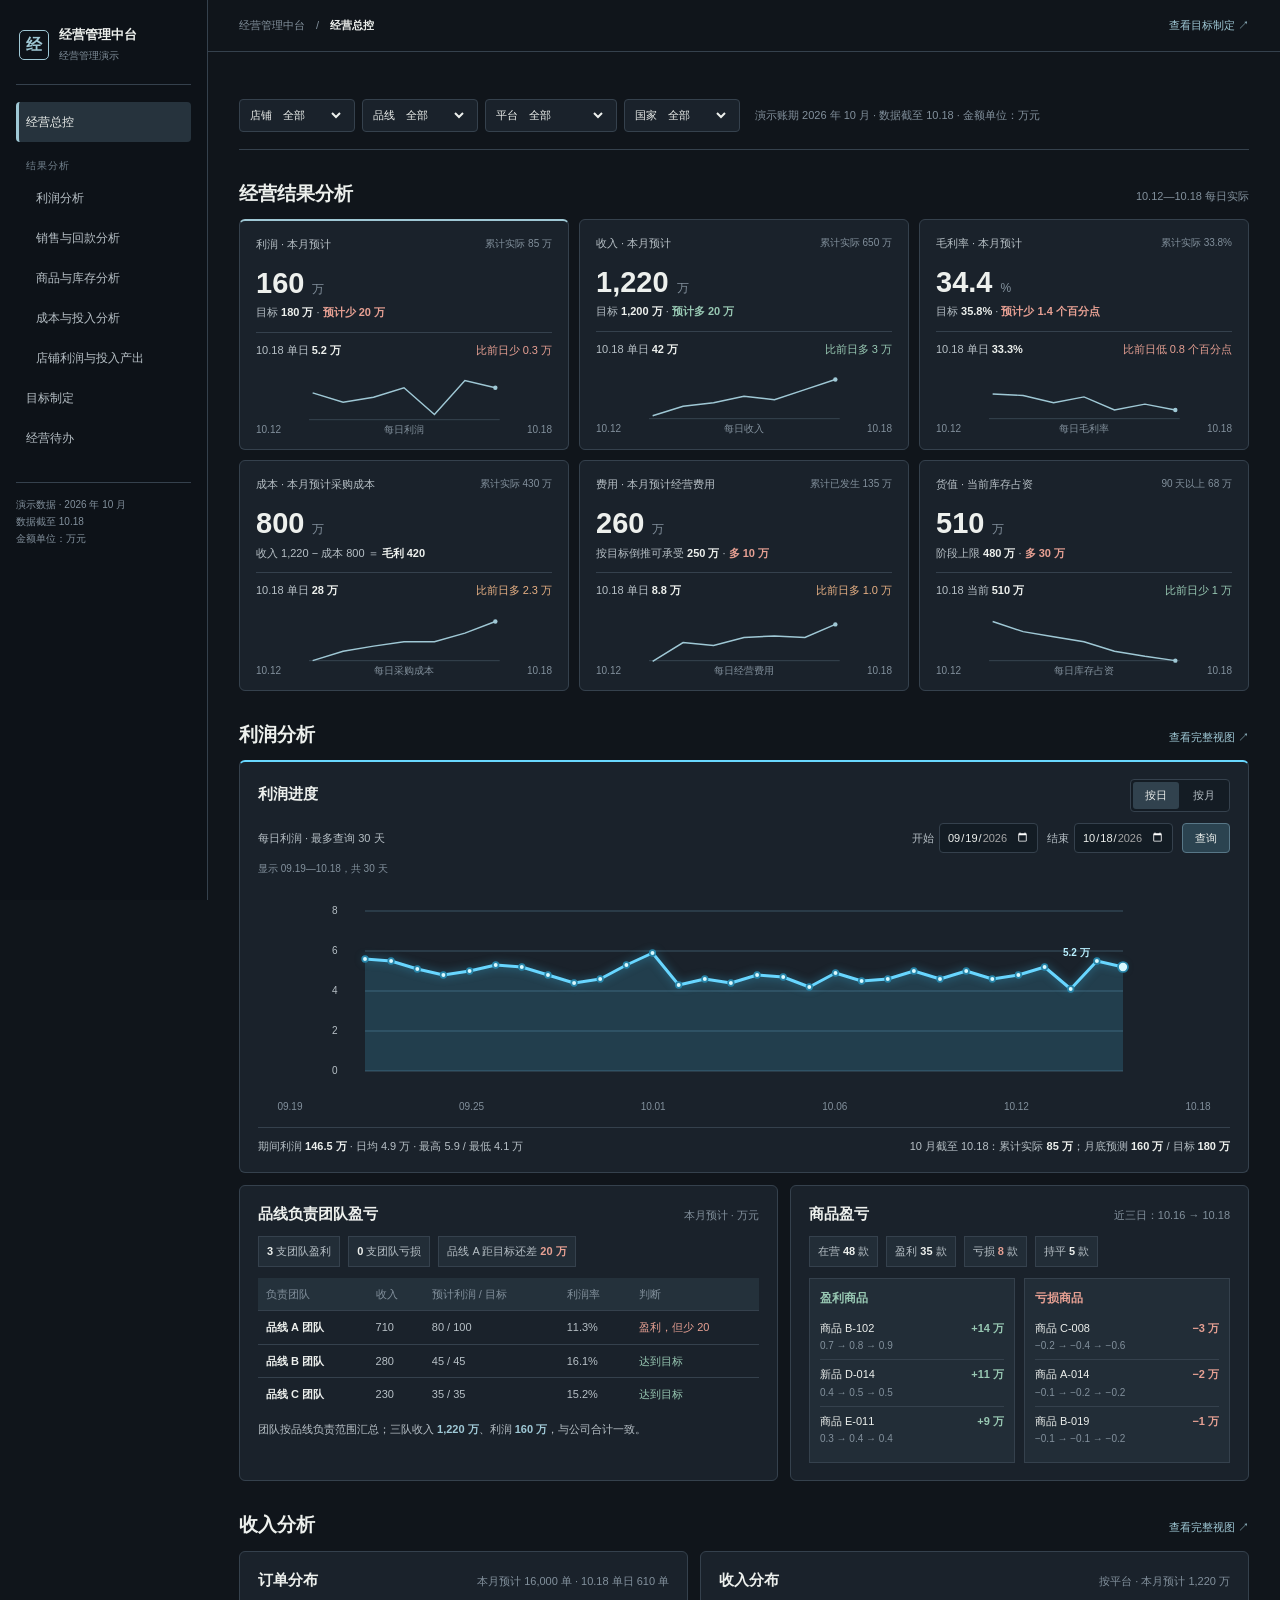
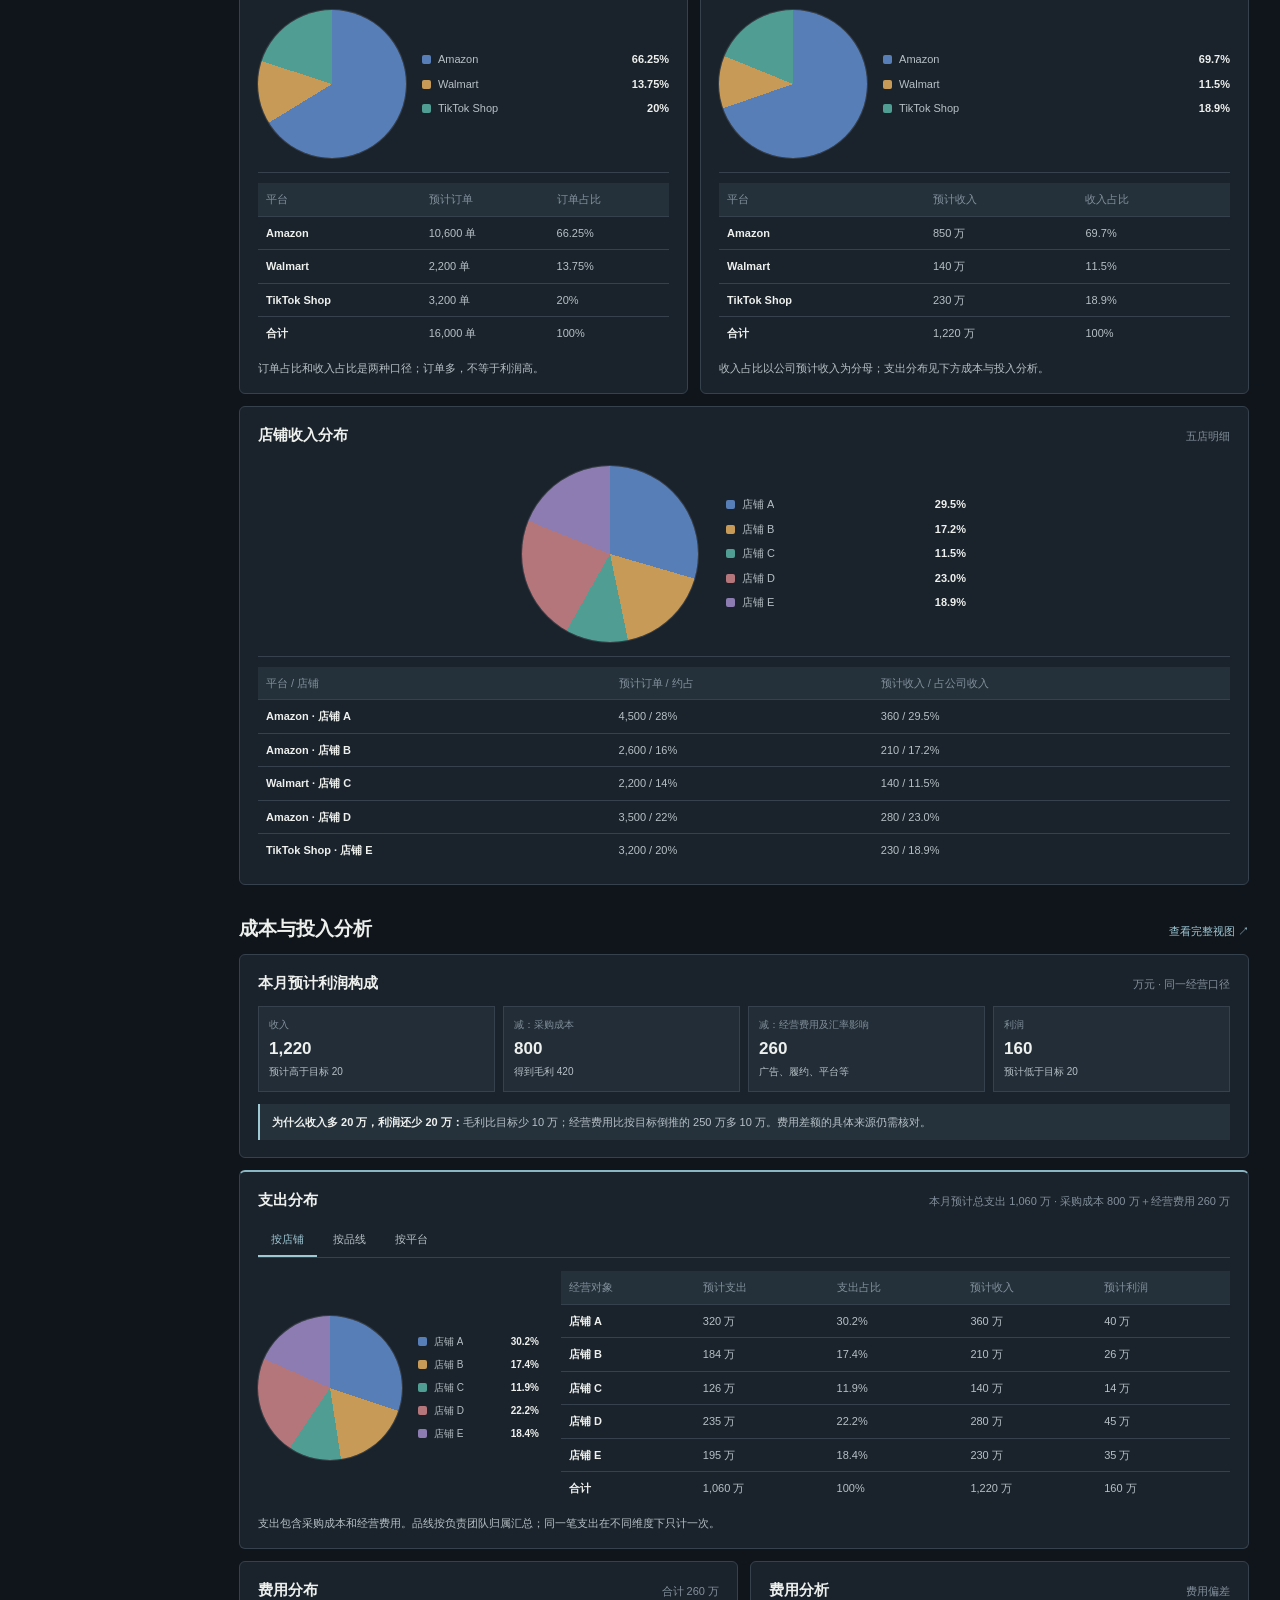
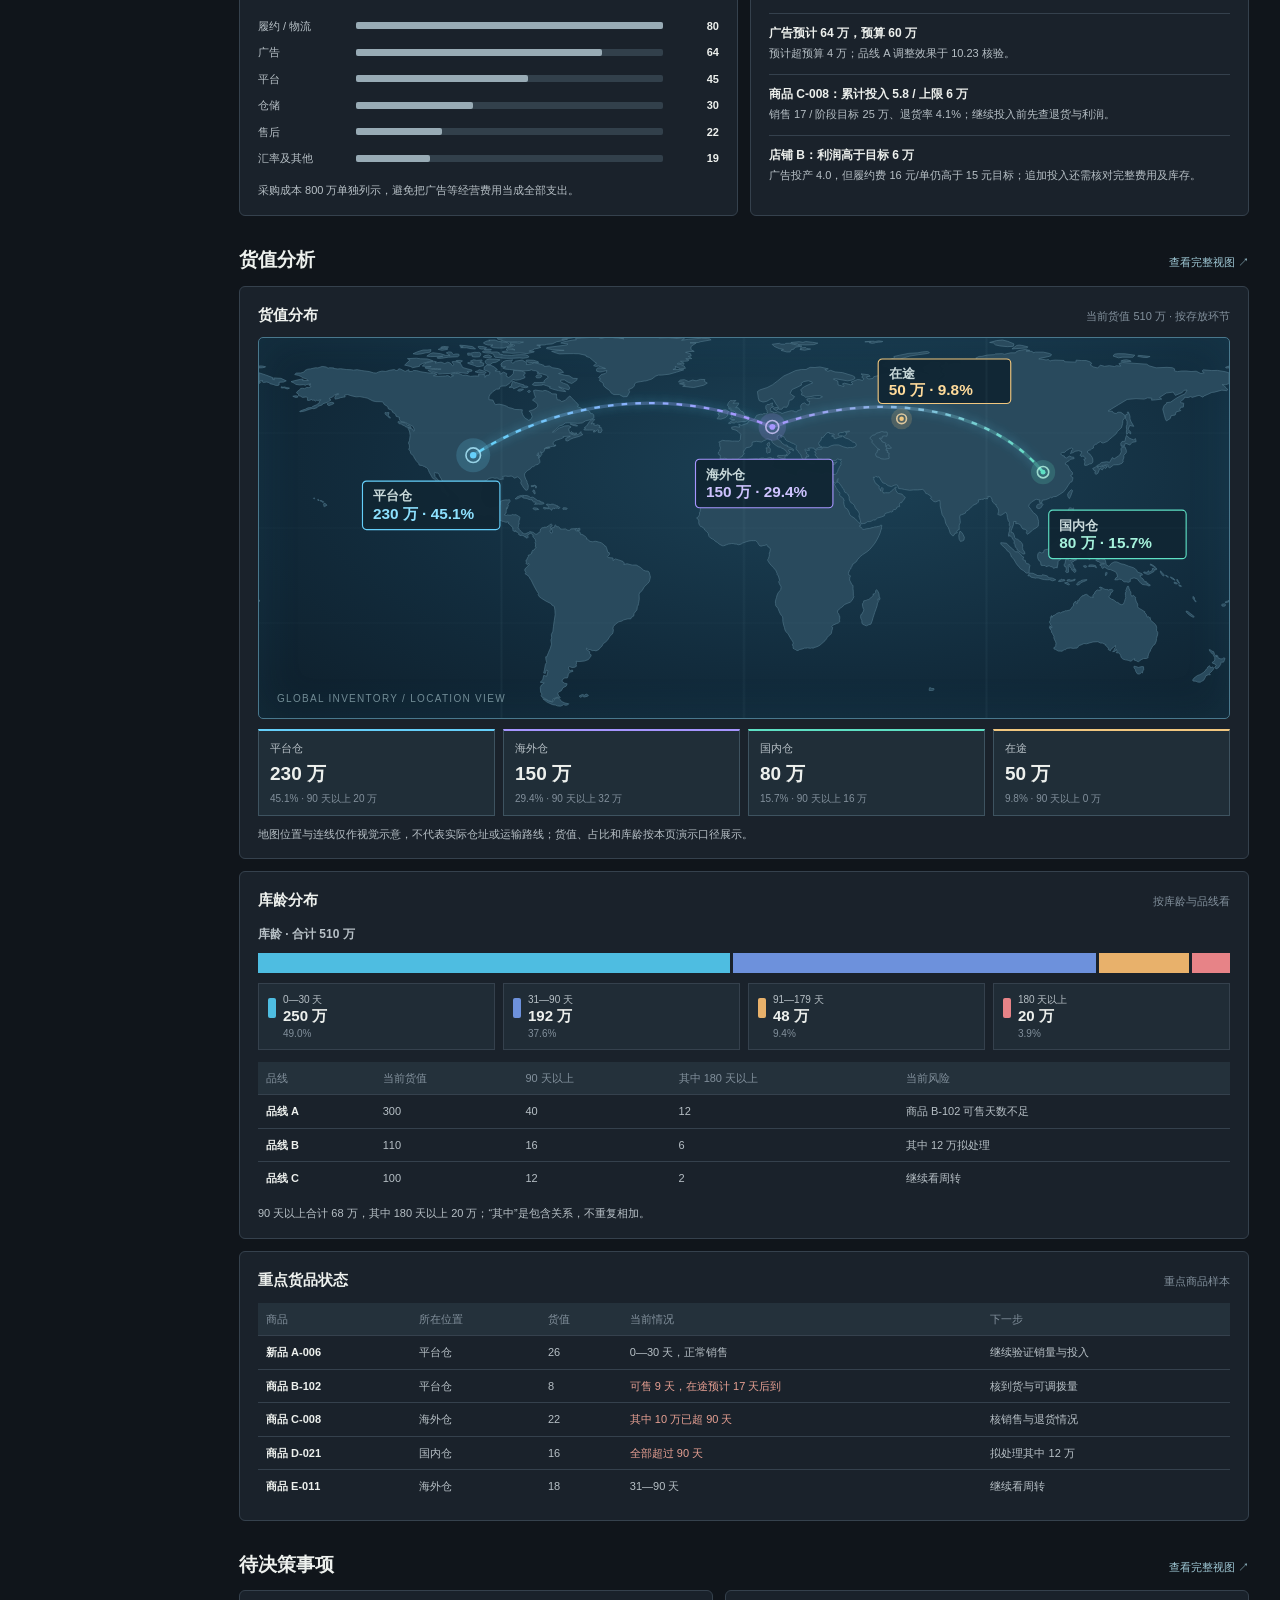
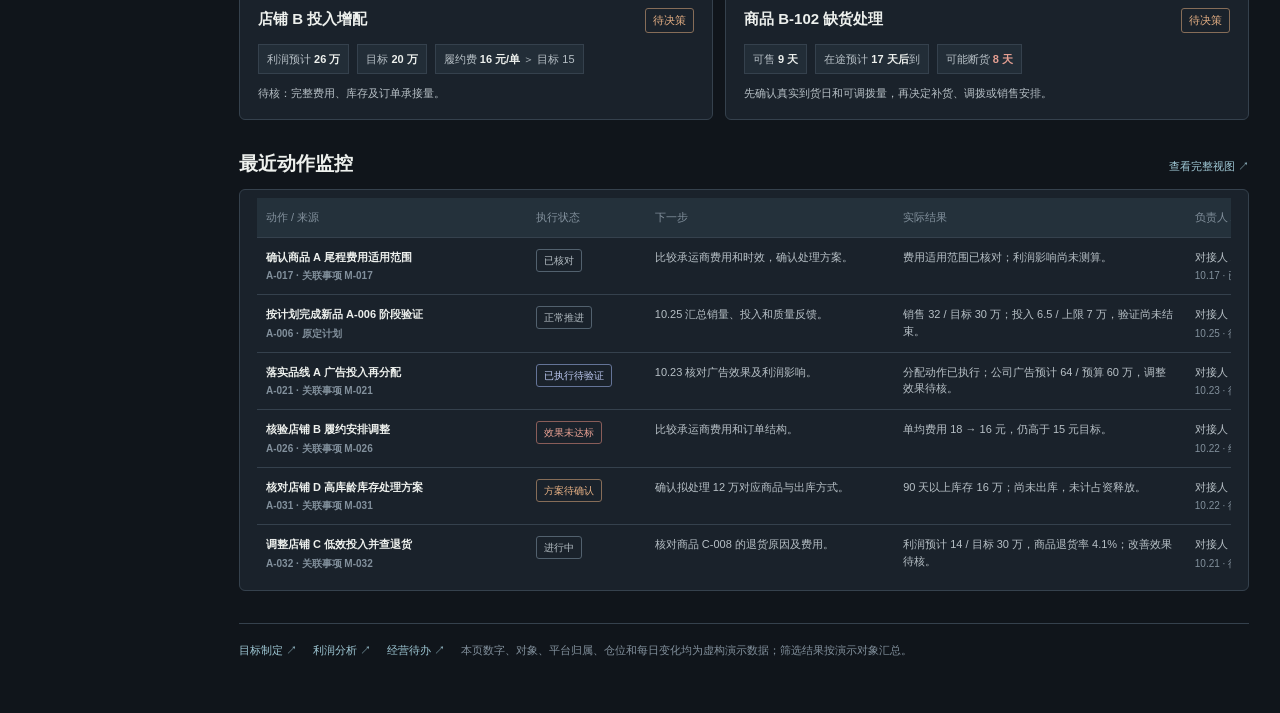
<file: index.html>
<!doctype html>
<html lang="zh-CN">
<head>
<meta charset="utf-8">
<meta name="viewport" content="width=device-width,initial-scale=1">
<title>经营总控｜经营管理中台</title>
<link rel="stylesheet" href="./style.css?v=20261010f">
</head>
<body>
<div class="shell">
  <aside class="side">
    <div class="brand"><div class="brandmark">经</div><div><strong>经营管理中台</strong><small>经营管理演示</small></div></div>
    <nav class="nav" aria-label="产品导航">
      <a href="./index.html" class="active" aria-current="page">经营总控</a>
      <span class="nav-label">结果分析</span>
      <a class="sub" href="./views.html?v=20261010f#profit">利润分析</a>
      <a class="sub" href="./views.html?v=20261010f#revenue">销售与回款分析</a>
      <a class="sub" href="./views.html?v=20261010f#goods">商品与库存分析</a>
      <a class="sub" href="./views.html?v=20261010f#cost">成本与投入分析</a>
      <a class="sub" href="./views.html?v=20261010f#channel">店铺利润与投入产出</a>
      <a href="./views.html?v=20261010f#goals">目标制定</a>
      <a href="./views.html?v=20261010f#todos">经营待办</a>
    </nav>
    <div class="sidefoot">演示数据 · 2026 年 10 月<br>数据截至 10.18<br>金额单位：万元</div>
  </aside>
  <div class="content" id="top">
    <div class="topbar"><span>经营管理中台　/　<b>经营总控</b></span><a href="./views.html?v=20261010f#goals">查看目标制定 ↗</a></div><nav class="mobile-product-nav" aria-label="移动端产品导航"><a class="active" href="./index.html">经营总控</a><a href="./views.html?v=20261010f#profit">利润分析</a><a href="./views.html?v=20261010f#revenue">销售与回款分析</a><a href="./views.html?v=20261010f#goods">商品与库存分析</a><a href="./views.html?v=20261010f#cost">成本与投入分析</a><a href="./views.html?v=20261010f#channel">店铺利润与投入产出</a><a href="./views.html?v=20261010f#goals">目标制定</a><a href="./views.html?v=20261010f#todos">经营待办</a></nav>
    <main>
      <h1 class="sr-only">经营总控</h1>
      <div class="filters" aria-label="经营范围筛选">
        <label class="filter">店铺 <select id="filterStore" aria-label="按店铺筛选"><option value="all">全部</option><option value="店铺 A">店铺 A</option><option value="店铺 B">店铺 B</option><option value="店铺 C">店铺 C</option><option value="店铺 D">店铺 D</option><option value="店铺 E">店铺 E</option></select></label>
        <label class="filter">品线 <select id="filterLine" aria-label="按品线筛选"><option value="all">全部</option><option value="品线 A">品线 A</option><option value="品线 B">品线 B</option><option value="品线 C">品线 C</option></select></label>
        <label class="filter">平台 <select id="filterPlatform" aria-label="按平台筛选"><option value="all">全部</option><option value="Amazon">Amazon</option><option value="Walmart">Walmart</option><option value="TikTok Shop">TikTok Shop</option></select></label>
        <label class="filter">国家 <select id="filterCountry" aria-label="按国家筛选"><option value="all">全部</option><option value="美国">美国</option><option value="英国">英国</option><option value="加拿大">加拿大</option><option value="德国">德国</option><option value="马来西亚">马来西亚</option></select></label>
        <button class="filter-reset" id="filterReset" type="button" hidden>重置筛选</button>
        <span class="filtermeta">演示账期 2026 年 10 月 · 数据截至 10.18 · 金额单位：万元</span>
      </div>
      <div id="filteredOverview" hidden aria-live="polite"></div>

      <section class="section" aria-labelledby="result-title">
        <div class="sectionhead"><h2 id="result-title">经营结果分析</h2><span>10.12—10.18 每日实际</span></div>
        <div class="hero">
          <article class="hero-card"><div class="tagline"><span>利润 · 本月预计</span><small>累计实际 85 万</small></div><div class="big">160 <small>万</small></div><div class="compare">目标 <b>180 万</b> · <b class="bad">预计少 20 万</b></div><div class="day"><span>10.18 单日 <b>5.2 万</b></span><span class="bad">比前日少 0.3 万</span></div><svg class="spark" viewBox="0 0 272 80" role="img" aria-label="10.12至10.18每日利润为5、4.6、4.8、5.2、4.1、5.5、5.2万元"><path class="base" d="M5 74H268"/><polyline points="10,37 52,50 94,43 136,30 178,67 220,20 262,30"/><circle cx="262" cy="30" r="3"/></svg><div class="sparklabel"><span>10.12</span><span>每日利润</span><span>10.18</span></div></article>
          <article class="hero-card"><div class="tagline"><span>收入 · 本月预计</span><small>累计实际 650 万</small></div><div class="big">1,220 <small>万</small></div><div class="compare">目标 <b>1,200 万</b> · <b class="good">预计多 20 万</b></div><div class="day"><span>10.18 单日 <b>42 万</b></span><span class="good">比前日多 3 万</span></div><svg class="spark" viewBox="0 0 272 80" role="img" aria-label="10.12至10.18每日收入为31、34、35、37、36、39、42万元"><path class="base" d="M5 74H268"/><polyline points="10,70 52,57 94,52 136,43 178,48 220,34 262,20"/><circle cx="262" cy="20" r="3"/></svg><div class="sparklabel"><span>10.12</span><span>每日收入</span><span>10.18</span></div></article>
          <article class="hero-card"><div class="tagline"><span>毛利率 · 本月预计</span><small>累计实际 33.8%</small></div><div class="big">34.4 <small>%</small></div><div class="compare">目标 <b>35.8%</b> · <b class="bad">预计少 1.4 个百分点</b></div><div class="day"><span>10.18 单日 <b>33.3%</b></span><span class="bad">比前日低 0.8 个百分点</span></div><svg class="spark" viewBox="0 0 272 80" role="img" aria-label="10.12至10.18每日毛利率为35.5、35.3、34.3、35.1、33.3、34.1、33.3百分比"><path class="base" d="M5 74H268"/><polyline points="10,40 52,42 94,52 136,44 178,62 220,54 262,62"/><circle cx="262" cy="62" r="3"/></svg><div class="sparklabel"><span>10.12</span><span>每日毛利率</span><span>10.18</span></div></article>
          <article class="hero-card"><div class="tagline"><span>成本 · 本月预计采购成本</span><small>累计实际 430 万</small></div><div class="big">800 <small>万</small></div><div class="compare">收入 1,220 − 成本 800 ＝ <b>毛利 420</b></div><div class="day"><span>10.18 单日 <b>28 万</b></span><span class="warn">比前日多 2.3 万</span></div><svg class="spark" viewBox="0 0 272 80" role="img" aria-label="10.12至10.18每日采购成本为20、22、23、24、24、25.7、28万元"><path class="base" d="M5 74H268"/><polyline points="10,74 52,61 94,54 136,48 178,48 220,36 262,20"/><circle cx="262" cy="20" r="3"/></svg><div class="sparklabel"><span>10.12</span><span>每日采购成本</span><span>10.18</span></div></article>
          <article class="hero-card"><div class="tagline"><span>费用 · 本月预计经营费用</span><small>累计已发生 135 万</small></div><div class="big">260 <small>万</small></div><div class="compare">按目标倒推可承受 <b>250 万</b> · <b class="bad">多 10 万</b></div><div class="day"><span>10.18 单日 <b>8.8 万</b></span><span class="warn">比前日多 1.0 万</span></div><svg class="spark" viewBox="0 0 272 80" role="img" aria-label="10.12至10.18每日经营费用为6、7.4、7.2、7.8、7.9、7.8、8.8万元"><path class="base" d="M5 74H268"/><polyline points="10,75 52,49 94,53 136,42 178,40 220,42 262,24"/><circle cx="262" cy="24" r="3"/></svg><div class="sparklabel"><span>10.12</span><span>每日经营费用</span><span>10.18</span></div></article>
          <article class="hero-card"><div class="tagline"><span>货值 · 当前库存占资</span><small>90 天以上 68 万</small></div><div class="big">510 <small>万</small></div><div class="compare">阶段上限 <b>480 万</b> · <b class="bad">多 30 万</b></div><div class="day"><span>10.18 当前 <b>510 万</b></span><span class="good">比前日少 1 万</span></div><svg class="spark" viewBox="0 0 272 80" role="img" aria-label="10.12至10.18每日库存占资为518、516、515、514、512、511、510万元"><path class="base" d="M5 74H268"/><polyline points="10,20 52,34 94,41 136,48 178,61 220,68 262,74"/><circle cx="262" cy="74" r="3"/></svg><div class="sparklabel"><span>10.12</span><span>每日库存占资</span><span>10.18</span></div></article>
        </div>
      </section>

      <section class="section" id="profit" aria-labelledby="profit-title">
        <div class="sectionhead"><h2 id="profit-title">利润分析</h2><span><a class="section-jump" href="./views.html?v=20261010f#profit">查看完整视图 ↗</a></span></div>
        <article class="panel trend-panel">
          <div class="panelhead"><h3>利润进度</h3><div class="period-switch" role="group" aria-label="利润图查看周期"><button type="button" data-period-toggle="day" aria-pressed="true">按日</button><button type="button" data-period-toggle="month" aria-pressed="false">按月</button></div></div>
          <div class="chart-view" data-period-panel="day">
            <div class="chart-controls"><span>每日利润 · 最多查询 30 天</span><label>开始 <input id="profitStart" type="date" min="2026-09-01" max="2026-10-18" value="2026-09-19"></label><label>结束 <input id="profitEnd" type="date" min="2026-09-01" max="2026-10-18" value="2026-10-18"></label><button id="profitRangeApply" type="button">查询</button></div>
            <p class="chart-message" id="profitRangeMessage" aria-live="polite">显示 09.19—10.18，共 30 天</p>
            <svg class="profit-chart daily-chart" id="profitDailyChart" viewBox="0 0 850 230" role="img" aria-label="近 30 天每日利润变化"></svg>
            <div class="chart-x" id="profitDailyAxis"></div>
            <div class="chart-facts"><span id="profitRangeSummary">30 天利润合计：待计算</span><span>10 月截至 10.18：累计实际 <b>85 万</b>；月底预测 <b>160 万</b> / 目标 <b>180 万</b></span></div>
          </div>
          <div class="chart-view" data-period-panel="month" hidden>
            <div class="chart-legend"><span><i class="legend-plan"></i>月目标</span><span><i class="legend-actual"></i>完整月实际</span><span><i class="legend-forecast"></i>10 月预测</span></div>
            <svg class="profit-chart" viewBox="0 0 850 220" role="img" aria-label="按月查看利润：5至9月实际分别为135、143、149、146、152万元，10月预测160万元，目标180万元">
              <path class="chart-grid" d="M35 50H815 M35 100H815 M35 150H815 M35 190H815"/>
              <path class="chart-plan" d="M35 90 L190 85 L345 80 L500 75 L655 65 L815 50"/>
              <path class="chart-actual" d="M35 95 L190 87 L345 81 L500 84 L655 78"/>
              <path class="chart-forecast" d="M655 78 L815 70"/>
              <circle class="actual-dot" cx="655" cy="78" r="4"/><circle class="forecast-dot" cx="815" cy="70" r="4"/>
              <text x="682" y="91">9 月实际 152</text><text x="741" y="64">10 月预测 160</text><text x="748" y="43">目标 180</text>
            </svg>
            <div class="chart-x"><span>5 月</span><span>6 月</span><span>7 月</span><span>8 月</span><span>9 月</span><span>10 月</span></div>
            <div class="chart-facts"><span>5—9 月为完整月实际；10 月截至 10.18 累计实际 <b>85 万</b></span><span>10 月预测 <b>160 万</b> / 目标 <b>180 万</b></span></div>
          </div>
        </article>
        <div class="grid2 wide-left" style="margin-top:12px">
          <article class="panel"><div class="panelhead"><h3>品线负责团队盈亏</h3><span>本月预计 · 万元</span></div>
            <div class="summaryline"><span><b>3</b> 支团队盈利</span><span><b>0</b> 支团队亏损</span><span>品线 A 距目标还差 <b class="bad">20 万</b></span></div>
            <div class="scroll"><table class="table"><thead><tr><th>负责团队</th><th>收入</th><th>预计利润 / 目标</th><th>利润率</th><th>判断</th></tr></thead><tbody>
              <tr><td>品线 A 团队</td><td>710</td><td>80 / 100</td><td>11.3%</td><td class="bad">盈利，但少 20</td></tr>
              <tr><td>品线 B 团队</td><td>280</td><td>45 / 45</td><td>16.1%</td><td class="good">达到目标</td></tr>
              <tr><td>品线 C 团队</td><td>230</td><td>35 / 35</td><td>15.2%</td><td class="good">达到目标</td></tr>
            </tbody></table></div>
            <p class="panelnote">团队按品线负责范围汇总；三队收入 <strong>1,220 万</strong>、利润 <strong>160 万</strong>，与公司合计一致。</p>
          </article>
          <article class="panel"><div class="panelhead"><h3>商品盈亏</h3><span>近三日：10.16 → 10.18</span></div>
            <div class="summaryline"><span>在营 <b>48</b> 款</span><span>盈利 <b>35</b> 款</span><span>亏损 <b class="bad">8</b> 款</span><span>持平 <b>5</b> 款</span></div>
            <div class="split-profit">
              <div class="product-list"><h4 class="good">盈利商品</h4>
                <div class="product-row"><span>商品 B-102</span><b class="good">+14 万</b><small>0.7 → 0.8 → 0.9</small></div>
                <div class="product-row"><span>新品 D-014</span><b class="good">+11 万</b><small>0.4 → 0.5 → 0.5</small></div>
                <div class="product-row"><span>商品 E-011</span><b class="good">+9 万</b><small>0.3 → 0.4 → 0.4</small></div>
              </div>
              <div class="product-list"><h4 class="bad">亏损商品</h4>
                <div class="product-row"><span>商品 C-008</span><b class="bad">−3 万</b><small>−0.2 → −0.4 → −0.6</small></div>
                <div class="product-row"><span>商品 A-014</span><b class="bad">−2 万</b><small>−0.1 → −0.2 → −0.2</small></div>
                <div class="product-row"><span>商品 B-019</span><b class="bad">−1 万</b><small>−0.1 → −0.1 → −0.2</small></div>
              </div>
            </div>
            
          </article>
        </div>
      </section>

      <section class="section" id="income" aria-labelledby="income-title">
        <div class="sectionhead"><h2 id="income-title">收入分析</h2><span><a class="section-jump" href="./views.html?v=20261010f#revenue">查看完整视图 ↗</a></span></div>
        <div class="grid2 wide-right">
          <article class="panel"><div class="panelhead"><h3>订单分布</h3><span>本月预计 16,000 单 · 10.18 单日 610 单</span></div>
            <div class="pie-block order-pie" role="img" aria-label="本月预计订单按平台分布：Amazon 10,600 单，占 66.25%；Walmart 2,200 单，占 13.75%；TikTok Shop 3,200 单，占 20%">
              <div class="pie pie-order"></div>
              <div class="pie-legend">
                <div><i class="slice-a"></i><span>Amazon</span><b>66.25%</b></div>
                <div><i class="slice-b"></i><span>Walmart</span><b>13.75%</b></div>
                <div><i class="slice-c"></i><span>TikTok Shop</span><b>20%</b></div>
              </div>
            </div>
            <div class="scroll"><table class="table order-table"><thead><tr><th>平台</th><th>预计订单</th><th>订单占比</th></tr></thead><tbody>
              <tr><td>Amazon</td><td>10,600 单</td><td>66.25%</td></tr>
              <tr><td>Walmart</td><td>2,200 单</td><td>13.75%</td></tr>
              <tr><td>TikTok Shop</td><td>3,200 单</td><td>20%</td></tr>
              <tr><td>合计</td><td>16,000 单</td><td>100%</td></tr>
            </tbody></table></div>
            <p class="panelnote">订单占比和收入占比是两种口径；订单多，不等于利润高。</p>
          </article>
          <article class="panel"><div class="panelhead"><h3>收入分布</h3><span>按平台 · 本月预计 1,220 万</span></div>
            <div class="pie-block revenue-pie" role="img" aria-label="平台收入分布：Amazon 850 万、69.7%；Walmart 140 万、11.5%；TikTok Shop 230 万、18.9%">
              <div class="pie pie-platform-income"></div>
              <div class="pie-legend">
                <div><i class="slice-a"></i><span>Amazon</span><b>69.7%</b></div>
                <div><i class="slice-b"></i><span>Walmart</span><b>11.5%</b></div>
                <div><i class="slice-c"></i><span>TikTok Shop</span><b>18.9%</b></div>
              </div>
            </div>
            <div class="scroll"><table class="table revenue-table"><thead><tr><th>平台</th><th>预计收入</th><th>收入占比</th></tr></thead><tbody>
              <tr><td>Amazon</td><td>850 万</td><td>69.7%</td></tr>
              <tr><td>Walmart</td><td>140 万</td><td>11.5%</td></tr>
              <tr><td>TikTok Shop</td><td>230 万</td><td>18.9%</td></tr>
              <tr><td>合计</td><td>1,220 万</td><td>100%</td></tr>
            </tbody></table></div>
            <p class="panelnote">收入占比以公司预计收入为分母；支出分布见下方成本与投入分析。</p>
          </article>
        </div>
        <article class="panel" style="margin-top:12px"><div class="panelhead"><h3>店铺收入分布</h3><span>五店明细</span></div>
          <div class="pie-block store-revenue-pie" role="img" aria-label="店铺收入占比：A 29.5%，B 17.2%，C 11.5%，D 23.0%，E 18.9%">
            <div class="pie pie-store-income"></div>
            <div class="pie-legend">
              <div><i class="slice-a"></i><span>店铺 A</span><b>29.5%</b></div>
              <div><i class="slice-b"></i><span>店铺 B</span><b>17.2%</b></div>
              <div><i class="slice-c"></i><span>店铺 C</span><b>11.5%</b></div>
              <div><i class="slice-d"></i><span>店铺 D</span><b>23.0%</b></div>
              <div><i class="slice-e"></i><span>店铺 E</span><b>18.9%</b></div>
            </div>
          </div>
          <div class="scroll"><table class="table"><thead><tr><th>平台 / 店铺</th><th>预计订单 / 约占</th><th>预计收入 / 占公司收入</th></tr></thead><tbody>
            <tr><td>Amazon · 店铺 A</td><td>4,500 / 28%</td><td>360 / 29.5%</td></tr>
            <tr><td>Amazon · 店铺 B</td><td>2,600 / 16%</td><td>210 / 17.2%</td></tr>
            <tr><td>Walmart · 店铺 C</td><td>2,200 / 14%</td><td>140 / 11.5%</td></tr>
            <tr><td>Amazon · 店铺 D</td><td>3,500 / 22%</td><td>280 / 23.0%</td></tr>
            <tr><td>TikTok Shop · 店铺 E</td><td>3,200 / 20%</td><td>230 / 18.9%</td></tr>
          </tbody></table></div>
        </article>
      </section>

      <section class="section" id="cost" aria-labelledby="cost-title">
        <div class="sectionhead"><h2 id="cost-title">成本与投入分析</h2><span><a class="section-jump" href="./views.html?v=20261010f#cost">查看完整视图 ↗</a></span></div>
        <article class="panel"><div class="panelhead"><h3>本月预计利润构成</h3><span>万元 · 同一经营口径</span></div>
          <div class="lineage"><div><span>收入</span><b>1,220</b><small>预计高于目标 20</small></div><div><span>减：采购成本</span><b>800</b><small>得到毛利 420</small></div><div><span>减：经营费用及汇率影响</span><b>260</b><small>广告、履约、平台等</small></div><div><span>利润</span><b>160</b><small>预计低于目标 20</small></div></div>
          <div class="bridge-note"><b>为什么收入多 20 万，利润还少 20 万：</b>毛利比目标少 10 万；经营费用比按目标倒推的 250 万多 10 万。费用差额的具体来源仍需核对。</div>
        </article>
        <article class="panel expense-panel" style="margin-top:12px">
          <div class="panelhead"><h3>支出分布</h3><span>本月预计总支出 1,060 万 · 采购成本 800 万＋经营费用 260 万</span></div>
          <div class="expense-switch" role="tablist" aria-label="支出分布查看维度">
            <button type="button" data-expense-scope="store" role="tab" aria-selected="true">按店铺</button>
            <button type="button" data-expense-scope="line" role="tab" aria-selected="false">按品线</button>
            <button type="button" data-expense-scope="platform" role="tab" aria-selected="false">按平台</button>
          </div>
          <div class="expense-layout">
            <div class="expense-graphic"><div class="pie expense-pie" id="expensePie" role="img" aria-label="各店铺支出占比"></div><div class="pie-legend" id="expenseLegend"></div></div>
            <div class="scroll"><table class="table expense-table"><thead><tr><th>经营对象</th><th>预计支出</th><th>支出占比</th><th>预计收入</th><th>预计利润</th></tr></thead><tbody id="expenseRows"></tbody></table></div>
          </div>
          <p class="panelnote">支出包含采购成本和经营费用。品线按负责团队归属汇总；同一笔支出在不同维度下只计一次。</p>
        </article>
        <div class="grid2" style="margin-top:12px">
          <article class="panel"><div class="panelhead"><h3>费用分布</h3><span>合计 260 万</span></div>
            <div class="costrow"><span>履约 / 物流</span><div class="rail"><i style="width:100%"></i></div><b>80</b></div>
            <div class="costrow"><span>广告</span><div class="rail"><i style="width:80%"></i></div><b>64</b></div>
            <div class="costrow"><span>平台</span><div class="rail"><i style="width:56%"></i></div><b>45</b></div>
            <div class="costrow"><span>仓储</span><div class="rail"><i style="width:38%"></i></div><b>30</b></div>
            <div class="costrow"><span>售后</span><div class="rail"><i style="width:28%"></i></div><b>22</b></div>
            <div class="costrow"><span>汇率及其他</span><div class="rail"><i style="width:24%"></i></div><b>19</b></div>
            <p class="panelnote">采购成本 800 万单独列示，避免把广告等经营费用当成全部支出。</p>
          </article>
          <article class="panel"><div class="panelhead"><h3>费用分析</h3><span>费用偏差</span></div>
            <div class="signal"><strong>广告预计 64 万，预算 60 万</strong><p>预计超预算 4 万；品线 A 调整效果于 10.23 核验。</p></div>
            <div class="signal"><strong>商品 C-008：累计投入 5.8 / 上限 6 万</strong><p>销售 17 / 阶段目标 25 万、退货率 4.1%；继续投入前先查退货与利润。</p></div>
            <div class="signal"><strong>店铺 B：利润高于目标 6 万</strong><p>广告投产 4.0，但履约费 16 元/单仍高于 15 元目标；追加投入还需核对完整费用及库存。</p></div>
          </article>
        </div>
      </section>

      <section class="section" id="stock" aria-labelledby="stock-title">
        <div class="sectionhead"><h2 id="stock-title">货值分析</h2><span><a class="section-jump" href="./views.html?v=20261010f#goods">查看完整视图 ↗</a></span></div>
        <article class="panel map-panel">
          <div class="panelhead"><h3>货值分布</h3><span>当前货值 510 万 · 按存放环节</span></div>
          <div class="map-frame">
            <svg class="asset-map" viewBox="0 0 1200 470" role="img" aria-label="货值在国内仓、海外仓、平台仓和在途四个环节的分布示意，地点与线路不代表实际仓址">
              <defs><linearGradient id="mapRoute" gradientUnits="userSpaceOnUse" x1="265" y1="145" x2="970" y2="166"><stop stop-color="#63d5fa"/><stop offset=".5" stop-color="#aa94ff"/><stop offset="1" stop-color="#65e2c4"/></linearGradient></defs>
              <image href="./world-map.svg" x="0" y="0" width="1200" height="470"/>
              <path class="map-route-base" d="M970 166 C900 80 755 65 635 110 C510 60 375 75 265 145"/>
              <path class="map-route-motion" d="M970 166 C900 80 755 65 635 110 C510 60 375 75 265 145"/>
              <g class="map-node node-platform" transform="translate(265 145)"><circle class="map-halo" r="21"/><circle class="map-ring" r="9"/><circle class="map-core" r="4"/></g>
              <g class="map-node node-overseas" transform="translate(635 110)"><circle class="map-halo" r="17"/><circle class="map-ring" r="8"/><circle class="map-core" r="3.5"/></g>
              <g class="map-node node-domestic" transform="translate(970 166)"><circle class="map-halo" r="15"/><circle class="map-ring" r="7"/><circle class="map-core" r="3"/></g>
              <g class="map-node node-transit" transform="translate(795 100)"><circle class="map-halo" r="13"/><circle class="map-ring" r="6"/><circle class="map-core" r="2.8"/></g>
              <g class="map-callout platform-callout" transform="translate(128 177)"><rect width="170" height="60" rx="5"/><text x="13" y="24">平台仓</text><text class="map-value" x="13" y="47">230 万 · 45.1%</text></g>
              <g class="map-callout overseas-callout" transform="translate(540 150)"><rect width="170" height="60" rx="5"/><text x="13" y="24">海外仓</text><text class="map-value" x="13" y="47">150 万 · 29.4%</text></g>
              <g class="map-callout domestic-callout" transform="translate(977 213)"><rect width="170" height="60" rx="5"/><text x="13" y="24">国内仓</text><text class="map-value" x="13" y="47">80 万 · 15.7%</text></g>
              <g class="map-callout transit-callout" transform="translate(766 26)"><rect width="164" height="55" rx="5"/><text x="13" y="23">在途</text><text class="map-value" x="13" y="45">50 万 · 9.8%</text></g>
            </svg>
            <div class="map-watermark">GLOBAL INVENTORY / LOCATION VIEW</div>
            <div class="map-scroll-hint">左右滑动查看地图 →</div>
          </div>
          <div class="map-summary">
            <div><span>平台仓</span><b>230 万</b><small>45.1% · 90 天以上 20 万</small></div>
            <div><span>海外仓</span><b>150 万</b><small>29.4% · 90 天以上 32 万</small></div>
            <div><span>国内仓</span><b>80 万</b><small>15.7% · 90 天以上 16 万</small></div>
            <div><span>在途</span><b>50 万</b><small>9.8% · 90 天以上 0 万</small></div>
          </div>
          <p class="panelnote">地图位置与连线仅作视觉示意，不代表实际仓址或运输路线；货值、占比和库龄按本页演示口径展示。</p>
        </article>
        <article class="panel" style="margin-top:12px"><div class="panelhead"><h3>库龄分布</h3><span>按库龄与品线看</span></div>
          <div class="subhead">库龄 · 合计 510 万</div>
          <div class="agebar" role="img" aria-label="0至30天250万，31至90天192万，91至179天48万，180天以上20万"><span style="width:49.0196%"></span><span style="width:37.6471%"></span><span style="width:9.4118%"></span><span style="width:3.9215%"></span></div>
          <div class="age-legend">
            <div><i></i><span>0—30 天</span><b>250 万</b><small>49.0%</small></div>
            <div><i></i><span>31—90 天</span><b>192 万</b><small>37.6%</small></div>
            <div><i></i><span>91—179 天</span><b>48 万</b><small>9.4%</small></div>
            <div><i></i><span>180 天以上</span><b>20 万</b><small>3.9%</small></div>
          </div>
          <div class="scroll"><table class="table"><thead><tr><th>品线</th><th>当前货值</th><th>90 天以上</th><th>其中 180 天以上</th><th>当前风险</th></tr></thead><tbody>
            <tr><td>品线 A</td><td>300</td><td>40</td><td>12</td><td>商品 B-102 可售天数不足</td></tr>
            <tr><td>品线 B</td><td>110</td><td>16</td><td>6</td><td>其中 12 万拟处理</td></tr>
            <tr><td>品线 C</td><td>100</td><td>12</td><td>2</td><td>继续看周转</td></tr>
          </tbody></table></div>
          <p class="panelnote">90 天以上合计 68 万，其中 180 天以上 20 万；“其中”是包含关系，不重复相加。</p>
        </article>
        <article class="panel" style="margin-top:12px"><div class="panelhead"><h3>重点货品状态</h3><span>重点商品样本</span></div>
          <div class="scroll"><table class="table"><thead><tr><th>商品</th><th>所在位置</th><th>货值</th><th>当前情况</th><th>下一步</th></tr></thead><tbody>
            <tr><td>新品 A-006</td><td>平台仓</td><td>26</td><td>0—30 天，正常销售</td><td>继续验证销量与投入</td></tr>
            <tr><td>商品 B-102</td><td>平台仓</td><td>8</td><td class="bad">可售 9 天，在途预计 17 天后到</td><td>核到货与可调拨量</td></tr>
            <tr><td>商品 C-008</td><td>海外仓</td><td>22</td><td class="bad">其中 10 万已超 90 天</td><td>核销售与退货情况</td></tr>
            <tr><td>商品 D-021</td><td>国内仓</td><td>16</td><td class="bad">全部超过 90 天</td><td>拟处理其中 12 万</td></tr>
            <tr><td>商品 E-011</td><td>海外仓</td><td>18</td><td>31—90 天</td><td>继续看周转</td></tr>
          </tbody></table></div>
        </article>
      </section>

      <section class="section" id="matters" aria-labelledby="matters-title">
        <div class="sectionhead"><h2 id="matters-title">待决策事项</h2><span><a class="section-jump" href="./views.html?v=20261010f#todos">查看完整视图 ↗</a></span></div>
        <div class="mattergrid">
          <article class="panel"><div class="panelhead"><h3>店铺 B 投入增配</h3><span class="status warn">待决策</span></div>
            <div class="summaryline"><span>利润预计 <b>26 万</b></span><span>目标 <b>20 万</b></span><span>履约费 <b>16 元/单</b> ＞ 目标 15</span></div>
            <p class="panelnote">待核：完整费用、库存及订单承接量。</p>
          </article>
          <article class="panel"><div class="panelhead"><h3>商品 B-102 缺货处理</h3><span class="status warn">待决策</span></div>
            <div class="summaryline"><span>可售 <b>9 天</b></span><span>在途预计 <b>17 天后</b>到</span><span>可能断货 <b class="bad">8 天</b></span></div>
            <p class="panelnote">先确认真实到货日和可调拨量，再决定补货、调拨或销售安排。</p>
          </article>
        </div>
      </section>

      <section class="section" id="actions" aria-labelledby="actions-title">
        <div class="sectionhead"><h2 id="actions-title">最近动作监控</h2><span><a class="section-jump" href="./views.html?v=20261010f#todos">查看完整视图 ↗</a></span></div>
        <article class="panel actions-panel">
          <div class="scroll"><table class="table actions-table"><thead><tr><th>动作 / 来源</th><th>执行状态</th><th>下一步</th><th>实际结果</th><th>负责人 / 截止时间</th></tr></thead><tbody>
            <tr><td>确认商品 A 尾程费用适用范围<small>A-017 · 关联事项 M-017</small></td><td><span class="status">已核对</span></td><td>比较承运商费用和时效，确认处理方案。</td><td>费用适用范围已核对；利润影响尚未测算。</td><td>对接人 A<small>10.17 · 已完成</small></td></tr>
            <tr><td>按计划完成新品 A-006 阶段验证<small>A-006 · 原定计划</small></td><td><span class="status">正常推进</span></td><td>10.25 汇总销量、投入和质量反馈。</td><td>销售 32 / 目标 30 万；投入 6.5 / 上限 7 万，验证尚未结束。</td><td>对接人 B<small>10.25 · 待验证</small></td></tr>
            <tr><td>落实品线 A 广告投入再分配<small>A-021 · 关联事项 M-021</small></td><td><span class="status active">已执行待验证</span></td><td>10.23 核对广告效果及利润影响。</td><td>分配动作已执行；公司广告预计 64 / 预算 60 万，调整效果待核。</td><td>对接人 C<small>10.23 · 待验证</small></td></tr>
            <tr><td>核验店铺 B 履约安排调整<small>A-026 · 关联事项 M-026</small></td><td><span class="status bad-status">效果未达标</span></td><td>比较承运商费用和订单结构。</td><td>单均费用 18 → 16 元，仍高于 15 元目标。</td><td>对接人 D<small>10.22 · 继续核验</small></td></tr>
            <tr><td>核对店铺 D 高库龄库存处理方案<small>A-031 · 关联事项 M-031</small></td><td><span class="status warn">方案待确认</span></td><td>确认拟处理 12 万对应商品与出库方式。</td><td>90 天以上库存 16 万；尚未出库，未计占资释放。</td><td>对接人 E<small>10.22 · 待确认</small></td></tr>
            <tr><td>调整店铺 C 低效投入并查退货<small>A-032 · 关联事项 M-032</small></td><td><span class="status">进行中</span></td><td>核对商品 C-008 的退货原因及费用。</td><td>利润预计 14 / 目标 30 万，商品退货率 4.1%；改善效果待核。</td><td>对接人 F<small>10.21 · 待复核</small></td></tr>
          </tbody></table></div>
        </article>
      </section>

      <footer class="footer"><a href="./views.html?v=20261010f#goals">目标制定 ↗</a><a href="./views.html?v=20261010f#profit">利润分析 ↗</a><a href="./views.html?v=20261010f#todos">经营待办 ↗</a><span>本页数字、对象、平台归属、仓位和每日变化均为虚构演示数据；筛选结果按演示对象汇总。</span></footer>
    </main>
  </div>
</div>
<script>
document.querySelectorAll('[data-period-toggle]').forEach(button => {
  button.addEventListener('click', () => {
    const period = button.getAttribute('data-period-toggle');
    document.querySelectorAll('[data-period-toggle]').forEach(item => item.setAttribute('aria-pressed', String(item === button)));
    document.querySelectorAll('[data-period-panel]').forEach(panel => { panel.hidden = panel.getAttribute('data-period-panel') !== period; });
    window.chartMotion?.replayWithin(document.querySelector(`[data-period-panel="${period}"]`));
  });
});
</script>
<script src="./motion.js?v=20261010f"></script>
<script src="./dashboard.js?v=20261010f"></script>
</body>
</html>
</file>
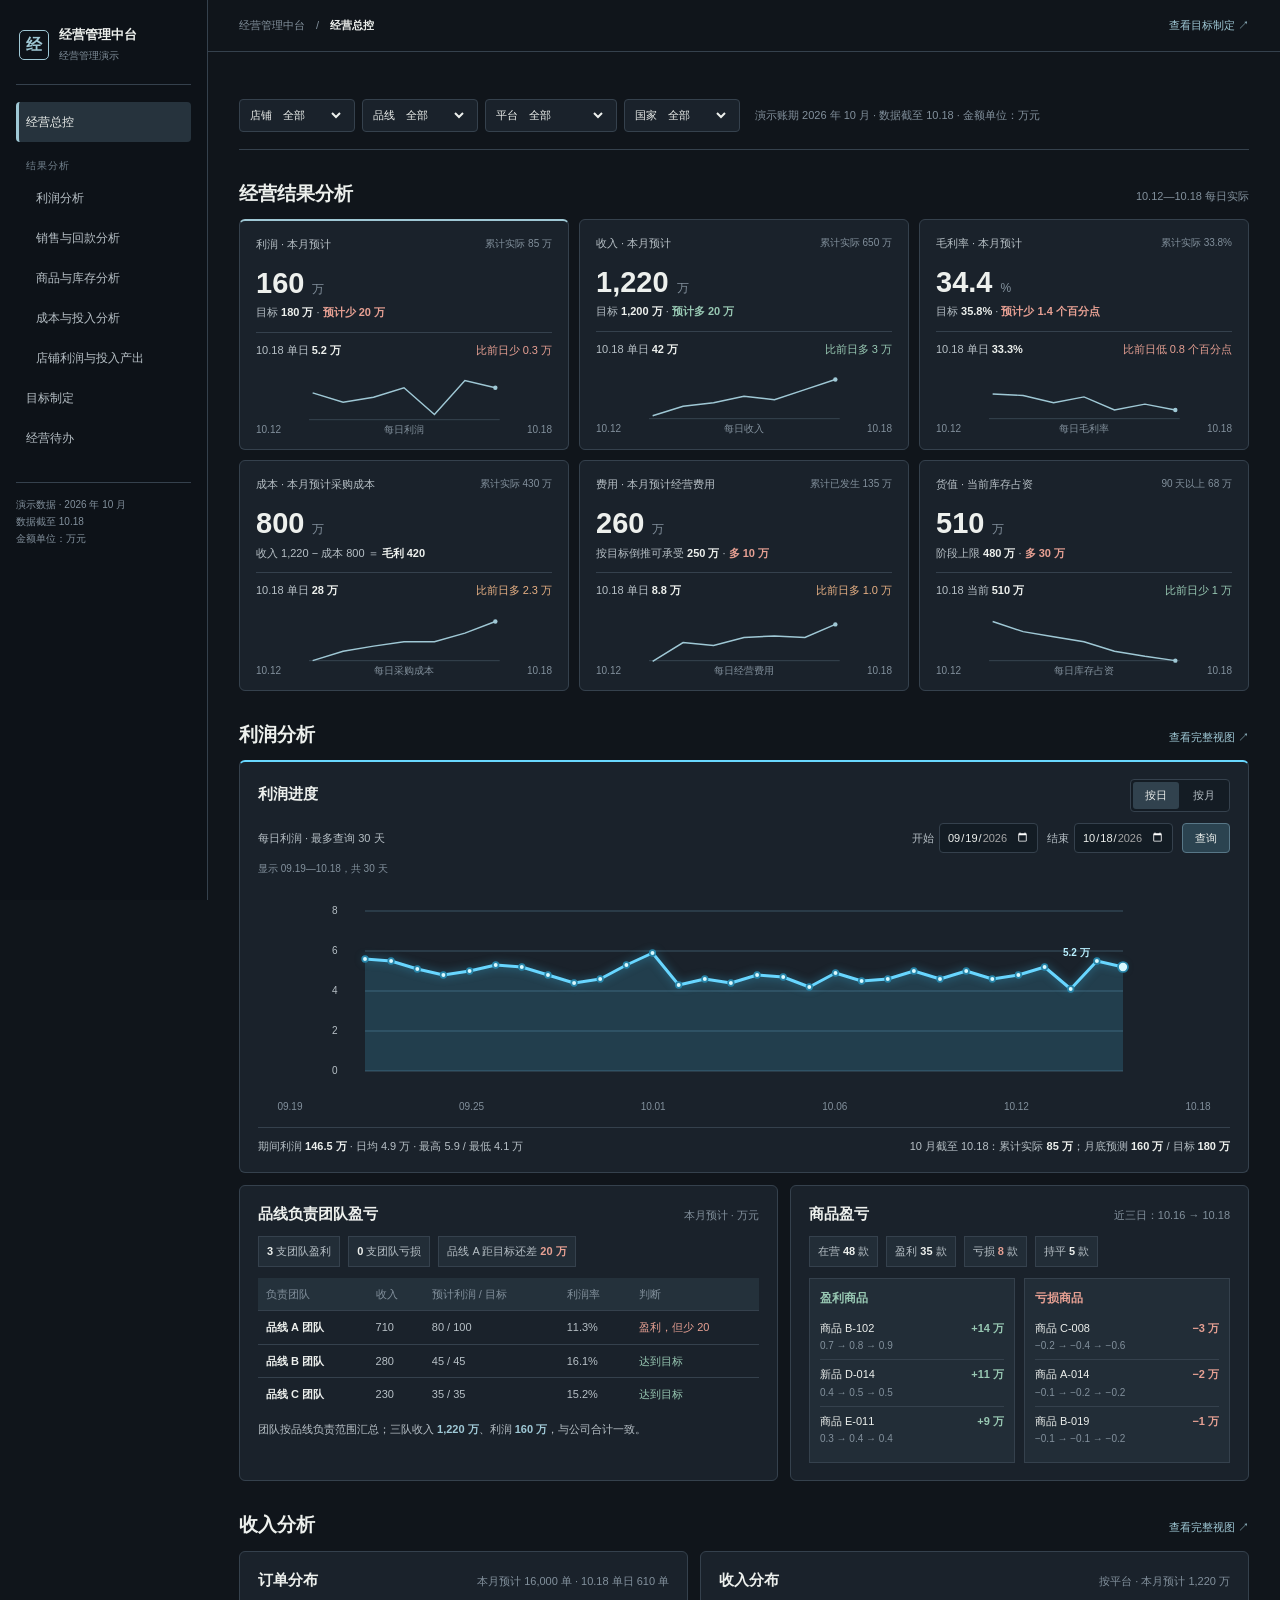
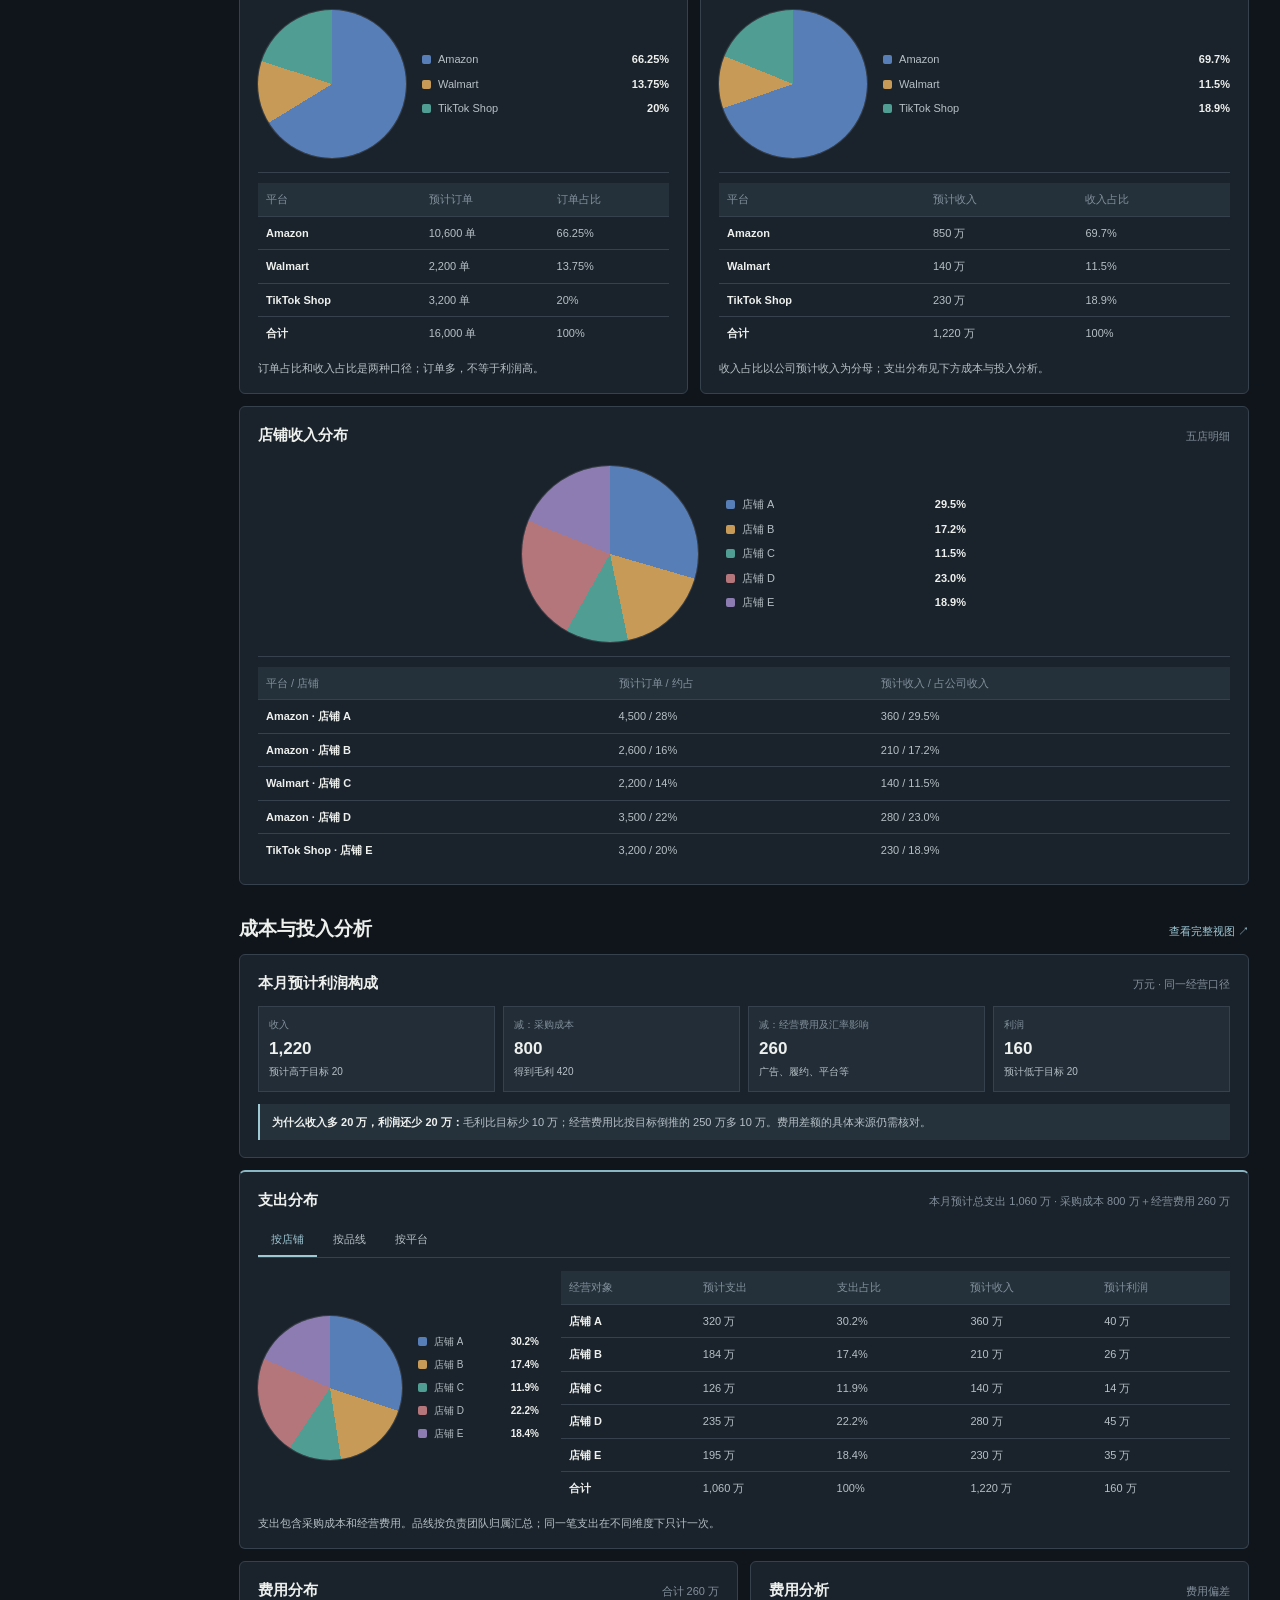
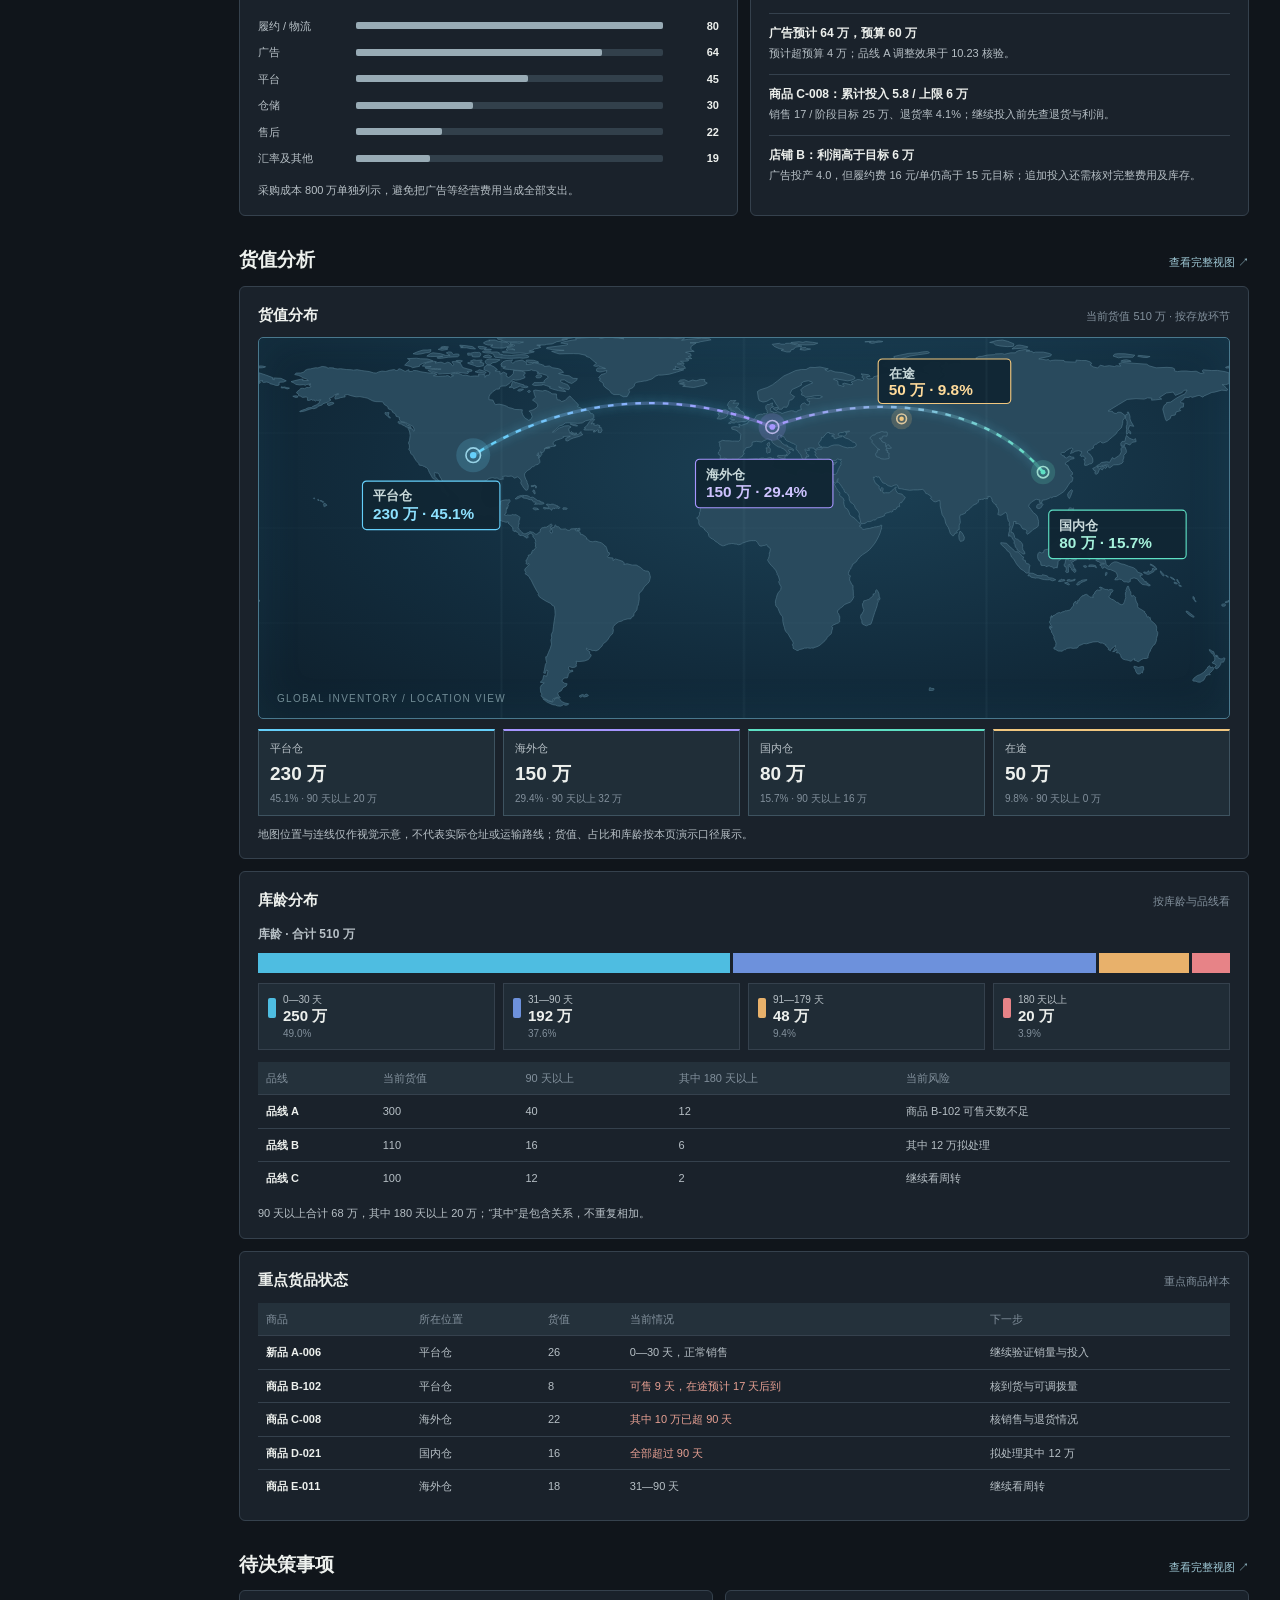
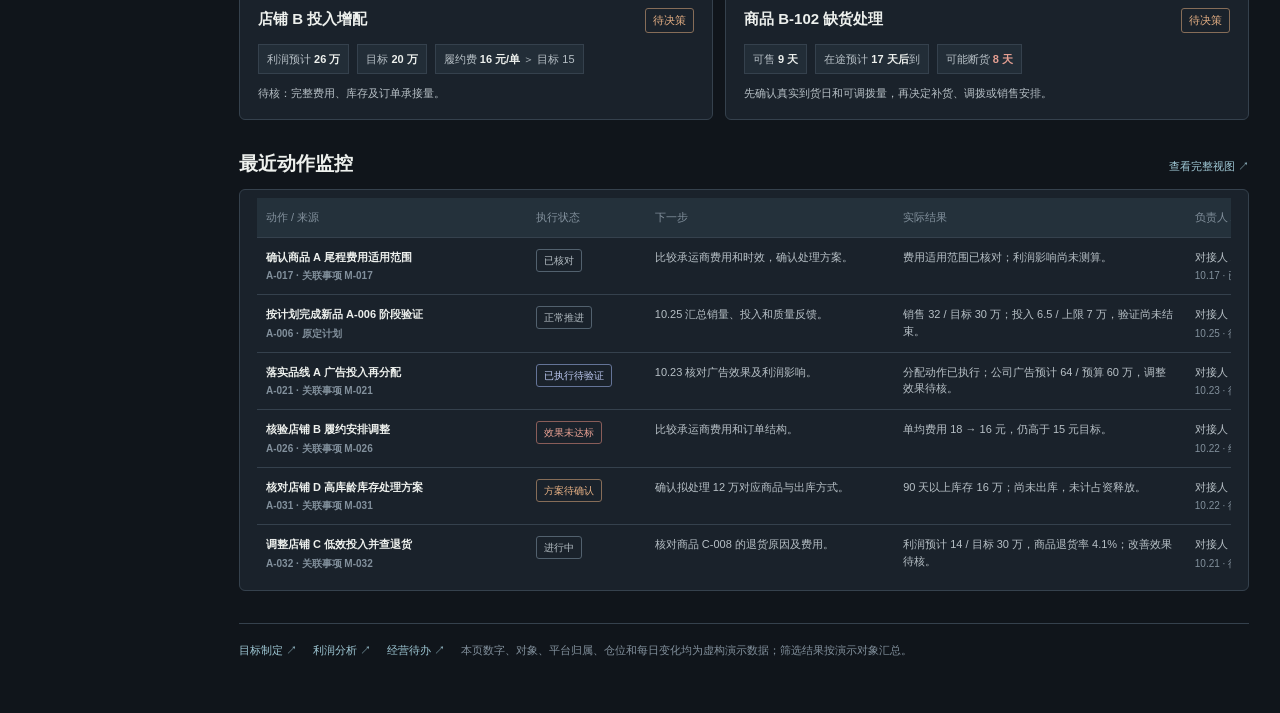
<file: v6/index.html>
<!doctype html>
<html lang="zh-CN">
<head>
<meta charset="utf-8">
<meta name="viewport" content="width=device-width,initial-scale=1">
<title>经营总控｜经营管理中台</title>
<link rel="stylesheet" href="./style.css?v=20261010g">
</head>
<body>
<div class="shell">
  <aside class="side">
    <div class="brand"><div class="brandmark">经</div><div><strong>经营管理中台</strong><small>经营管理演示</small></div></div>
    <nav class="nav" aria-label="产品导航">
      <a href="./index.html" class="active" aria-current="page">经营总控</a>
      <span class="nav-label">结果分析</span>
      <a class="sub" href="./views.html?v=20261010g#profit">利润分析</a>
      <a class="sub" href="./views.html?v=20261010g#revenue">销售与回款分析</a>
      <a class="sub" href="./views.html?v=20261010g#goods">商品与库存分析</a>
      <a class="sub" href="./views.html?v=20261010g#cost">成本与投入分析</a>
      <a class="sub" href="./views.html?v=20261010g#channel">店铺利润与投入产出</a>
      <a href="./views.html?v=20261010g#goals">目标制定</a>
      <a href="./views.html?v=20261010g#todos">经营待办</a>
    </nav>
    <div class="sidefoot">演示数据 · 2026 年 10 月<br>数据截至 10.18<br>金额单位：万元</div>
  </aside>
  <div class="content" id="top">
    <div class="topbar"><span>经营管理中台　/　<b>经营总控</b></span><a href="./views.html?v=20261010g#goals">查看目标制定 ↗</a></div><nav class="mobile-product-nav" aria-label="移动端产品导航"><a class="active" href="./index.html">经营总控</a><a href="./views.html?v=20261010g#profit">利润分析</a><a href="./views.html?v=20261010g#revenue">销售与回款分析</a><a href="./views.html?v=20261010g#goods">商品与库存分析</a><a href="./views.html?v=20261010g#cost">成本与投入分析</a><a href="./views.html?v=20261010g#channel">店铺利润与投入产出</a><a href="./views.html?v=20261010g#goals">目标制定</a><a href="./views.html?v=20261010g#todos">经营待办</a></nav>
    <main>
      <h1 class="sr-only">经营总控</h1>
      <div class="filters" aria-label="经营范围筛选">
        <label class="filter">店铺 <select id="filterStore" aria-label="按店铺筛选"><option value="all">全部</option><option value="店铺 A">店铺 A</option><option value="店铺 B">店铺 B</option><option value="店铺 C">店铺 C</option><option value="店铺 D">店铺 D</option><option value="店铺 E">店铺 E</option></select></label>
        <label class="filter">品线 <select id="filterLine" aria-label="按品线筛选"><option value="all">全部</option><option value="品线 A">品线 A</option><option value="品线 B">品线 B</option><option value="品线 C">品线 C</option></select></label>
        <label class="filter">平台 <select id="filterPlatform" aria-label="按平台筛选"><option value="all">全部</option><option value="Amazon">Amazon</option><option value="Walmart">Walmart</option><option value="TikTok Shop">TikTok Shop</option></select></label>
        <label class="filter">国家 <select id="filterCountry" aria-label="按国家筛选"><option value="all">全部</option><option value="美国">美国</option><option value="英国">英国</option><option value="加拿大">加拿大</option><option value="德国">德国</option><option value="马来西亚">马来西亚</option></select></label>
        <button class="filter-reset" id="filterReset" type="button" hidden>重置筛选</button>
        <span class="filtermeta">演示账期 2026 年 10 月 · 数据截至 10.18 · 金额单位：万元</span>
      </div>
      <div id="filteredOverview" hidden aria-live="polite"></div>

      <section class="section" aria-labelledby="result-title">
        <div class="sectionhead"><h2 id="result-title">经营结果分析</h2><span>10.12—10.18 每日实际</span></div>
        <div class="hero">
          <article class="hero-card"><div class="tagline"><span>利润 · 本月预计</span><small>累计实际 85 万</small></div><div class="big">160 <small>万</small></div><div class="compare">目标 <b>180 万</b> · <b class="bad">预计少 20 万</b></div><div class="day"><span>10.18 单日 <b>5.2 万</b></span><span class="bad">比前日少 0.3 万</span></div><svg class="spark" viewBox="0 0 272 80" role="img" aria-label="10.12至10.18每日利润为5、4.6、4.8、5.2、4.1、5.5、5.2万元"><path class="base" d="M5 74H268"/><polyline points="10,37 52,50 94,43 136,30 178,67 220,20 262,30"/><circle cx="262" cy="30" r="3"/></svg><div class="sparklabel"><span>10.12</span><span>每日利润</span><span>10.18</span></div></article>
          <article class="hero-card"><div class="tagline"><span>收入 · 本月预计</span><small>累计实际 650 万</small></div><div class="big">1,220 <small>万</small></div><div class="compare">目标 <b>1,200 万</b> · <b class="good">预计多 20 万</b></div><div class="day"><span>10.18 单日 <b>42 万</b></span><span class="good">比前日多 3 万</span></div><svg class="spark" viewBox="0 0 272 80" role="img" aria-label="10.12至10.18每日收入为31、34、35、37、36、39、42万元"><path class="base" d="M5 74H268"/><polyline points="10,70 52,57 94,52 136,43 178,48 220,34 262,20"/><circle cx="262" cy="20" r="3"/></svg><div class="sparklabel"><span>10.12</span><span>每日收入</span><span>10.18</span></div></article>
          <article class="hero-card"><div class="tagline"><span>毛利率 · 本月预计</span><small>累计实际 33.8%</small></div><div class="big">34.4 <small>%</small></div><div class="compare">目标 <b>35.8%</b> · <b class="bad">预计少 1.4 个百分点</b></div><div class="day"><span>10.18 单日 <b>33.3%</b></span><span class="bad">比前日低 0.8 个百分点</span></div><svg class="spark" viewBox="0 0 272 80" role="img" aria-label="10.12至10.18每日毛利率为35.5、35.3、34.3、35.1、33.3、34.1、33.3百分比"><path class="base" d="M5 74H268"/><polyline points="10,40 52,42 94,52 136,44 178,62 220,54 262,62"/><circle cx="262" cy="62" r="3"/></svg><div class="sparklabel"><span>10.12</span><span>每日毛利率</span><span>10.18</span></div></article>
          <article class="hero-card"><div class="tagline"><span>成本 · 本月预计采购成本</span><small>累计实际 430 万</small></div><div class="big">800 <small>万</small></div><div class="compare">收入 1,220 − 成本 800 ＝ <b>毛利 420</b></div><div class="day"><span>10.18 单日 <b>28 万</b></span><span class="warn">比前日多 2.3 万</span></div><svg class="spark" viewBox="0 0 272 80" role="img" aria-label="10.12至10.18每日采购成本为20、22、23、24、24、25.7、28万元"><path class="base" d="M5 74H268"/><polyline points="10,74 52,61 94,54 136,48 178,48 220,36 262,20"/><circle cx="262" cy="20" r="3"/></svg><div class="sparklabel"><span>10.12</span><span>每日采购成本</span><span>10.18</span></div></article>
          <article class="hero-card"><div class="tagline"><span>费用 · 本月预计经营费用</span><small>累计已发生 135 万</small></div><div class="big">260 <small>万</small></div><div class="compare">按目标倒推可承受 <b>250 万</b> · <b class="bad">多 10 万</b></div><div class="day"><span>10.18 单日 <b>8.8 万</b></span><span class="warn">比前日多 1.0 万</span></div><svg class="spark" viewBox="0 0 272 80" role="img" aria-label="10.12至10.18每日经营费用为6、7.4、7.2、7.8、7.9、7.8、8.8万元"><path class="base" d="M5 74H268"/><polyline points="10,75 52,49 94,53 136,42 178,40 220,42 262,24"/><circle cx="262" cy="24" r="3"/></svg><div class="sparklabel"><span>10.12</span><span>每日经营费用</span><span>10.18</span></div></article>
          <article class="hero-card"><div class="tagline"><span>货值 · 当前库存占资</span><small>90 天以上 68 万</small></div><div class="big">510 <small>万</small></div><div class="compare">阶段上限 <b>480 万</b> · <b class="bad">多 30 万</b></div><div class="day"><span>10.18 当前 <b>510 万</b></span><span class="good">比前日少 1 万</span></div><svg class="spark" viewBox="0 0 272 80" role="img" aria-label="10.12至10.18每日库存占资为518、516、515、514、512、511、510万元"><path class="base" d="M5 74H268"/><polyline points="10,20 52,34 94,41 136,48 178,61 220,68 262,74"/><circle cx="262" cy="74" r="3"/></svg><div class="sparklabel"><span>10.12</span><span>每日库存占资</span><span>10.18</span></div></article>
        </div>
      </section>

      <section class="section" id="profit" aria-labelledby="profit-title">
        <div class="sectionhead"><h2 id="profit-title">利润分析</h2><span><a class="section-jump" href="./views.html?v=20261010g#profit">查看完整视图 ↗</a></span></div>
        <article class="panel trend-panel">
          <div class="panelhead"><h3>利润进度</h3><div class="period-switch" role="group" aria-label="利润图查看周期"><button type="button" data-period-toggle="day" aria-pressed="true">按日</button><button type="button" data-period-toggle="month" aria-pressed="false">按月</button></div></div>
          <div class="chart-view" data-period-panel="day">
            <div class="chart-controls"><span>每日利润 · 最多查询 30 天</span><label>开始 <input id="profitStart" type="date" min="2026-09-01" max="2026-10-18" value="2026-09-19"></label><label>结束 <input id="profitEnd" type="date" min="2026-09-01" max="2026-10-18" value="2026-10-18"></label><button id="profitRangeApply" type="button">查询</button></div>
            <p class="chart-message" id="profitRangeMessage" aria-live="polite">显示 09.19—10.18，共 30 天</p>
            <svg class="profit-chart daily-chart" id="profitDailyChart" viewBox="0 0 850 230" role="img" aria-label="近 30 天每日利润变化"></svg>
            <div class="chart-x" id="profitDailyAxis"></div>
            <div class="chart-facts"><span id="profitRangeSummary">30 天利润合计：待计算</span><span>10 月截至 10.18：累计实际 <b>85 万</b>；月底预测 <b>160 万</b> / 目标 <b>180 万</b></span></div>
          </div>
          <div class="chart-view" data-period-panel="month" hidden>
            <div class="chart-legend"><span><i class="legend-plan"></i>月目标</span><span><i class="legend-actual"></i>完整月实际</span><span><i class="legend-forecast"></i>10 月预测</span></div>
            <svg class="profit-chart" viewBox="0 0 850 220" role="img" aria-label="按月查看利润：5至9月实际分别为135、143、149、146、152万元，10月预测160万元，目标180万元">
              <path class="chart-grid" d="M35 50H815 M35 100H815 M35 150H815 M35 190H815"/>
              <path class="chart-plan" d="M35 90 L190 85 L345 80 L500 75 L655 65 L815 50"/>
              <path class="chart-actual" d="M35 95 L190 87 L345 81 L500 84 L655 78"/>
              <path class="chart-forecast" d="M655 78 L815 70"/>
              <circle class="actual-dot" cx="655" cy="78" r="4"/><circle class="forecast-dot" cx="815" cy="70" r="4"/>
              <text x="682" y="91">9 月实际 152</text><text x="741" y="64">10 月预测 160</text><text x="748" y="43">目标 180</text>
            </svg>
            <div class="chart-x"><span>5 月</span><span>6 月</span><span>7 月</span><span>8 月</span><span>9 月</span><span>10 月</span></div>
            <div class="chart-facts"><span>5—9 月为完整月实际；10 月截至 10.18 累计实际 <b>85 万</b></span><span>10 月预测 <b>160 万</b> / 目标 <b>180 万</b></span></div>
          </div>
        </article>
        <div class="grid2 wide-left" style="margin-top:12px">
          <article class="panel"><div class="panelhead"><h3>品线负责团队盈亏</h3><span>本月预计 · 万元</span></div>
            <div class="summaryline"><span><b>3</b> 支团队盈利</span><span><b>0</b> 支团队亏损</span><span>品线 A 距目标还差 <b class="bad">20 万</b></span></div>
            <div class="scroll"><table class="table"><thead><tr><th>负责团队</th><th>收入</th><th>预计利润 / 目标</th><th>利润率</th><th>判断</th></tr></thead><tbody>
              <tr><td>品线 A 团队</td><td>710</td><td>80 / 100</td><td>11.3%</td><td class="bad">盈利，但少 20</td></tr>
              <tr><td>品线 B 团队</td><td>280</td><td>45 / 45</td><td>16.1%</td><td class="good">达到目标</td></tr>
              <tr><td>品线 C 团队</td><td>230</td><td>35 / 35</td><td>15.2%</td><td class="good">达到目标</td></tr>
            </tbody></table></div>
            <p class="panelnote">团队按品线负责范围汇总；三队收入 <strong>1,220 万</strong>、利润 <strong>160 万</strong>，与公司合计一致。</p>
          </article>
          <article class="panel"><div class="panelhead"><h3>商品盈亏</h3><span>近三日：10.16 → 10.18</span></div>
            <div class="summaryline"><span>在营 <b>48</b> 款</span><span>盈利 <b>35</b> 款</span><span>亏损 <b class="bad">8</b> 款</span><span>持平 <b>5</b> 款</span></div>
            <div class="split-profit">
              <div class="product-list"><h4 class="good">盈利商品</h4>
                <div class="product-row"><span>商品 B-102</span><b class="good">+14 万</b><small>0.7 → 0.8 → 0.9</small></div>
                <div class="product-row"><span>新品 D-014</span><b class="good">+11 万</b><small>0.4 → 0.5 → 0.5</small></div>
                <div class="product-row"><span>商品 E-011</span><b class="good">+9 万</b><small>0.3 → 0.4 → 0.4</small></div>
              </div>
              <div class="product-list"><h4 class="bad">亏损商品</h4>
                <div class="product-row"><span>商品 C-008</span><b class="bad">−3 万</b><small>−0.2 → −0.4 → −0.6</small></div>
                <div class="product-row"><span>商品 A-014</span><b class="bad">−2 万</b><small>−0.1 → −0.2 → −0.2</small></div>
                <div class="product-row"><span>商品 B-019</span><b class="bad">−1 万</b><small>−0.1 → −0.1 → −0.2</small></div>
              </div>
            </div>

          </article>
        </div>
      </section>

      <section class="section" id="income" aria-labelledby="income-title">
        <div class="sectionhead"><h2 id="income-title">收入分析</h2><span><a class="section-jump" href="./views.html?v=20261010g#revenue">查看完整视图 ↗</a></span></div>
        <div class="grid2 wide-right">
          <article class="panel"><div class="panelhead"><h3>订单分布</h3><span>本月预计 16,000 单 · 10.18 单日 610 单</span></div>
            <div class="pie-block order-pie" role="img" aria-label="本月预计订单按平台分布：Amazon 10,600 单，占 66.25%；Walmart 2,200 单，占 13.75%；TikTok Shop 3,200 单，占 20%">
              <div class="pie pie-order"></div>
              <div class="pie-legend">
                <div><i class="slice-a"></i><span>Amazon</span><b>66.25%</b></div>
                <div><i class="slice-b"></i><span>Walmart</span><b>13.75%</b></div>
                <div><i class="slice-c"></i><span>TikTok Shop</span><b>20%</b></div>
              </div>
            </div>
            <div class="scroll"><table class="table order-table"><thead><tr><th>平台</th><th>预计订单</th><th>订单占比</th></tr></thead><tbody>
              <tr><td>Amazon</td><td>10,600 单</td><td>66.25%</td></tr>
              <tr><td>Walmart</td><td>2,200 单</td><td>13.75%</td></tr>
              <tr><td>TikTok Shop</td><td>3,200 单</td><td>20%</td></tr>
              <tr><td>合计</td><td>16,000 单</td><td>100%</td></tr>
            </tbody></table></div>
            <p class="panelnote">订单占比和收入占比是两种口径；订单多，不等于利润高。</p>
          </article>
          <article class="panel"><div class="panelhead"><h3>收入分布</h3><span>按平台 · 本月预计 1,220 万</span></div>
            <div class="pie-block revenue-pie" role="img" aria-label="平台收入分布：Amazon 850 万、69.7%；Walmart 140 万、11.5%；TikTok Shop 230 万、18.9%">
              <div class="pie pie-platform-income"></div>
              <div class="pie-legend">
                <div><i class="slice-a"></i><span>Amazon</span><b>69.7%</b></div>
                <div><i class="slice-b"></i><span>Walmart</span><b>11.5%</b></div>
                <div><i class="slice-c"></i><span>TikTok Shop</span><b>18.9%</b></div>
              </div>
            </div>
            <div class="scroll"><table class="table revenue-table"><thead><tr><th>平台</th><th>预计收入</th><th>收入占比</th></tr></thead><tbody>
              <tr><td>Amazon</td><td>850 万</td><td>69.7%</td></tr>
              <tr><td>Walmart</td><td>140 万</td><td>11.5%</td></tr>
              <tr><td>TikTok Shop</td><td>230 万</td><td>18.9%</td></tr>
              <tr><td>合计</td><td>1,220 万</td><td>100%</td></tr>
            </tbody></table></div>
            <p class="panelnote">收入占比以公司预计收入为分母；支出分布见下方成本与投入分析。</p>
          </article>
        </div>
        <article class="panel" style="margin-top:12px"><div class="panelhead"><h3>店铺收入分布</h3><span>五店明细</span></div>
          <div class="pie-block store-revenue-pie" role="img" aria-label="店铺收入占比：A 29.5%，B 17.2%，C 11.5%，D 23.0%，E 18.9%">
            <div class="pie pie-store-income"></div>
            <div class="pie-legend">
              <div><i class="slice-a"></i><span>店铺 A</span><b>29.5%</b></div>
              <div><i class="slice-b"></i><span>店铺 B</span><b>17.2%</b></div>
              <div><i class="slice-c"></i><span>店铺 C</span><b>11.5%</b></div>
              <div><i class="slice-d"></i><span>店铺 D</span><b>23.0%</b></div>
              <div><i class="slice-e"></i><span>店铺 E</span><b>18.9%</b></div>
            </div>
          </div>
          <div class="scroll"><table class="table"><thead><tr><th>平台 / 店铺</th><th>预计订单 / 约占</th><th>预计收入 / 占公司收入</th></tr></thead><tbody>
            <tr><td>Amazon · 店铺 A</td><td>4,500 / 28%</td><td>360 / 29.5%</td></tr>
            <tr><td>Amazon · 店铺 B</td><td>2,600 / 16%</td><td>210 / 17.2%</td></tr>
            <tr><td>Walmart · 店铺 C</td><td>2,200 / 14%</td><td>140 / 11.5%</td></tr>
            <tr><td>Amazon · 店铺 D</td><td>3,500 / 22%</td><td>280 / 23.0%</td></tr>
            <tr><td>TikTok Shop · 店铺 E</td><td>3,200 / 20%</td><td>230 / 18.9%</td></tr>
          </tbody></table></div>
        </article>
      </section>

      <section class="section" id="cost" aria-labelledby="cost-title">
        <div class="sectionhead"><h2 id="cost-title">成本与投入分析</h2><span><a class="section-jump" href="./views.html?v=20261010g#cost">查看完整视图 ↗</a></span></div>
        <article class="panel"><div class="panelhead"><h3>本月预计利润构成</h3><span>万元 · 同一经营口径</span></div>
          <div class="lineage"><div><span>收入</span><b>1,220</b><small>预计高于目标 20</small></div><div><span>减：采购成本</span><b>800</b><small>得到毛利 420</small></div><div><span>减：经营费用及汇率影响</span><b>260</b><small>广告、履约、平台等</small></div><div><span>利润</span><b>160</b><small>预计低于目标 20</small></div></div>
          <div class="bridge-note"><b>为什么收入多 20 万，利润还少 20 万：</b>毛利比目标少 10 万；经营费用比按目标倒推的 250 万多 10 万。费用差额的具体来源仍需核对。</div>
        </article>
        <article class="panel expense-panel" style="margin-top:12px">
          <div class="panelhead"><h3>支出分布</h3><span>本月预计总支出 1,060 万 · 采购成本 800 万＋经营费用 260 万</span></div>
          <div class="expense-switch" role="tablist" aria-label="支出分布查看维度">
            <button type="button" data-expense-scope="store" role="tab" aria-selected="true">按店铺</button>
            <button type="button" data-expense-scope="line" role="tab" aria-selected="false">按品线</button>
            <button type="button" data-expense-scope="platform" role="tab" aria-selected="false">按平台</button>
          </div>
          <div class="expense-layout">
            <div class="expense-graphic"><div class="pie expense-pie" id="expensePie" role="img" aria-label="各店铺支出占比"></div><div class="pie-legend" id="expenseLegend"></div></div>
            <div class="scroll"><table class="table expense-table"><thead><tr><th>经营对象</th><th>预计支出</th><th>支出占比</th><th>预计收入</th><th>预计利润</th></tr></thead><tbody id="expenseRows"></tbody></table></div>
          </div>
          <p class="panelnote">支出包含采购成本和经营费用。品线按负责团队归属汇总；同一笔支出在不同维度下只计一次。</p>
        </article>
        <div class="grid2" style="margin-top:12px">
          <article class="panel"><div class="panelhead"><h3>费用分布</h3><span>合计 260 万</span></div>
            <div class="costrow"><span>履约 / 物流</span><div class="rail"><i style="width:100%"></i></div><b>80</b></div>
            <div class="costrow"><span>广告</span><div class="rail"><i style="width:80%"></i></div><b>64</b></div>
            <div class="costrow"><span>平台</span><div class="rail"><i style="width:56%"></i></div><b>45</b></div>
            <div class="costrow"><span>仓储</span><div class="rail"><i style="width:38%"></i></div><b>30</b></div>
            <div class="costrow"><span>售后</span><div class="rail"><i style="width:28%"></i></div><b>22</b></div>
            <div class="costrow"><span>汇率及其他</span><div class="rail"><i style="width:24%"></i></div><b>19</b></div>
            <p class="panelnote">采购成本 800 万单独列示，避免把广告等经营费用当成全部支出。</p>
          </article>
          <article class="panel"><div class="panelhead"><h3>费用分析</h3><span>费用偏差</span></div>
            <div class="signal"><strong>广告预计 64 万，预算 60 万</strong><p>预计超预算 4 万；品线 A 调整效果于 10.23 核验。</p></div>
            <div class="signal"><strong>商品 C-008：累计投入 5.8 / 上限 6 万</strong><p>销售 17 / 阶段目标 25 万、退货率 4.1%；继续投入前先查退货与利润。</p></div>
            <div class="signal"><strong>店铺 B：利润高于目标 6 万</strong><p>广告投产 4.0，但履约费 16 元/单仍高于 15 元目标；追加投入还需核对完整费用及库存。</p></div>
          </article>
        </div>
      </section>

      <section class="section" id="stock" aria-labelledby="stock-title">
        <div class="sectionhead"><h2 id="stock-title">货值分析</h2><span><a class="section-jump" href="./views.html?v=20261010g#goods">查看完整视图 ↗</a></span></div>
        <article class="panel map-panel">
          <div class="panelhead"><h3>货值分布</h3><span>当前货值 510 万 · 按存放环节</span></div>
          <div class="map-frame">
            <svg class="asset-map" viewBox="0 0 1200 470" role="img" aria-label="货值在国内仓、海外仓、平台仓和在途四个环节的分布示意，地点与线路不代表实际仓址">
              <defs><linearGradient id="mapRoute" gradientUnits="userSpaceOnUse" x1="265" y1="145" x2="970" y2="166"><stop stop-color="#63d5fa"/><stop offset=".5" stop-color="#aa94ff"/><stop offset="1" stop-color="#65e2c4"/></linearGradient></defs>
              <image href="./world-map.svg" x="0" y="0" width="1200" height="470"/>
              <path class="map-route-base" d="M970 166 C900 80 755 65 635 110 C510 60 375 75 265 145"/>
              <path class="map-route-motion" d="M970 166 C900 80 755 65 635 110 C510 60 375 75 265 145"/>
              <g class="map-node node-platform" transform="translate(265 145)"><circle class="map-halo" r="21"/><circle class="map-ring" r="9"/><circle class="map-core" r="4"/></g>
              <g class="map-node node-overseas" transform="translate(635 110)"><circle class="map-halo" r="17"/><circle class="map-ring" r="8"/><circle class="map-core" r="3.5"/></g>
              <g class="map-node node-domestic" transform="translate(970 166)"><circle class="map-halo" r="15"/><circle class="map-ring" r="7"/><circle class="map-core" r="3"/></g>
              <g class="map-node node-transit" transform="translate(795 100)"><circle class="map-halo" r="13"/><circle class="map-ring" r="6"/><circle class="map-core" r="2.8"/></g>
              <g class="map-callout platform-callout" transform="translate(128 177)"><rect width="170" height="60" rx="5"/><text x="13" y="24">平台仓</text><text class="map-value" x="13" y="47">230 万 · 45.1%</text></g>
              <g class="map-callout overseas-callout" transform="translate(540 150)"><rect width="170" height="60" rx="5"/><text x="13" y="24">海外仓</text><text class="map-value" x="13" y="47">150 万 · 29.4%</text></g>
              <g class="map-callout domestic-callout" transform="translate(977 213)"><rect width="170" height="60" rx="5"/><text x="13" y="24">国内仓</text><text class="map-value" x="13" y="47">80 万 · 15.7%</text></g>
              <g class="map-callout transit-callout" transform="translate(766 26)"><rect width="164" height="55" rx="5"/><text x="13" y="23">在途</text><text class="map-value" x="13" y="45">50 万 · 9.8%</text></g>
            </svg>
            <div class="map-watermark">GLOBAL INVENTORY / LOCATION VIEW</div>
            <div class="map-scroll-hint">左右滑动查看地图 →</div>
          </div>
          <div class="map-summary">
            <div><span>平台仓</span><b>230 万</b><small>45.1% · 90 天以上 20 万</small></div>
            <div><span>海外仓</span><b>150 万</b><small>29.4% · 90 天以上 32 万</small></div>
            <div><span>国内仓</span><b>80 万</b><small>15.7% · 90 天以上 16 万</small></div>
            <div><span>在途</span><b>50 万</b><small>9.8% · 90 天以上 0 万</small></div>
          </div>
          <p class="panelnote">地图位置与连线仅作视觉示意，不代表实际仓址或运输路线；货值、占比和库龄按本页演示口径展示。</p>
        </article>
        <article class="panel" style="margin-top:12px"><div class="panelhead"><h3>库龄分布</h3><span>按库龄与品线看</span></div>
          <div class="subhead">库龄 · 合计 510 万</div>
          <div class="agebar" role="img" aria-label="0至30天250万，31至90天192万，91至179天48万，180天以上20万"><span style="width:49.0196%"></span><span style="width:37.6471%"></span><span style="width:9.4118%"></span><span style="width:3.9215%"></span></div>
          <div class="age-legend">
            <div><i></i><span>0—30 天</span><b>250 万</b><small>49.0%</small></div>
            <div><i></i><span>31—90 天</span><b>192 万</b><small>37.6%</small></div>
            <div><i></i><span>91—179 天</span><b>48 万</b><small>9.4%</small></div>
            <div><i></i><span>180 天以上</span><b>20 万</b><small>3.9%</small></div>
          </div>
          <div class="scroll"><table class="table"><thead><tr><th>品线</th><th>当前货值</th><th>90 天以上</th><th>其中 180 天以上</th><th>当前风险</th></tr></thead><tbody>
            <tr><td>品线 A</td><td>300</td><td>40</td><td>12</td><td>商品 B-102 可售天数不足</td></tr>
            <tr><td>品线 B</td><td>110</td><td>16</td><td>6</td><td>其中 12 万拟处理</td></tr>
            <tr><td>品线 C</td><td>100</td><td>12</td><td>2</td><td>继续看周转</td></tr>
          </tbody></table></div>
          <p class="panelnote">90 天以上合计 68 万，其中 180 天以上 20 万；“其中”是包含关系，不重复相加。</p>
        </article>
        <article class="panel" style="margin-top:12px"><div class="panelhead"><h3>重点货品状态</h3><span>重点商品样本</span></div>
          <div class="scroll"><table class="table"><thead><tr><th>商品</th><th>所在位置</th><th>货值</th><th>当前情况</th><th>下一步</th></tr></thead><tbody>
            <tr><td>新品 A-006</td><td>平台仓</td><td>26</td><td>0—30 天，正常销售</td><td>继续验证销量与投入</td></tr>
            <tr><td>商品 B-102</td><td>平台仓</td><td>8</td><td class="bad">可售 9 天，在途预计 17 天后到</td><td>核到货与可调拨量</td></tr>
            <tr><td>商品 C-008</td><td>海外仓</td><td>22</td><td class="bad">其中 10 万已超 90 天</td><td>核销售与退货情况</td></tr>
            <tr><td>商品 D-021</td><td>国内仓</td><td>16</td><td class="bad">全部超过 90 天</td><td>拟处理其中 12 万</td></tr>
            <tr><td>商品 E-011</td><td>海外仓</td><td>18</td><td>31—90 天</td><td>继续看周转</td></tr>
          </tbody></table></div>
        </article>
      </section>

      <section class="section" id="matters" aria-labelledby="matters-title">
        <div class="sectionhead"><h2 id="matters-title">待决策事项</h2><span><a class="section-jump" href="./views.html?v=20261010g#todos">查看完整视图 ↗</a></span></div>
        <div class="mattergrid">
          <article class="panel"><div class="panelhead"><h3>店铺 B 投入增配</h3><span class="status warn">待决策</span></div>
            <div class="summaryline"><span>利润预计 <b>26 万</b></span><span>目标 <b>20 万</b></span><span>履约费 <b>16 元/单</b> ＞ 目标 15</span></div>
            <p class="panelnote">待核：完整费用、库存及订单承接量。</p>
          </article>
          <article class="panel"><div class="panelhead"><h3>商品 B-102 缺货处理</h3><span class="status warn">待决策</span></div>
            <div class="summaryline"><span>可售 <b>9 天</b></span><span>在途预计 <b>17 天后</b>到</span><span>可能断货 <b class="bad">8 天</b></span></div>
            <p class="panelnote">先确认真实到货日和可调拨量，再决定补货、调拨或销售安排。</p>
          </article>
        </div>
      </section>

      <section class="section" id="actions" aria-labelledby="actions-title">
        <div class="sectionhead"><h2 id="actions-title">最近动作监控</h2><span><a class="section-jump" href="./views.html?v=20261010g#todos">查看完整视图 ↗</a></span></div>
        <article class="panel actions-panel">
          <div class="scroll"><table class="table actions-table"><thead><tr><th>动作 / 来源</th><th>执行状态</th><th>下一步</th><th>实际结果</th><th>负责人 / 截止时间</th></tr></thead><tbody>
            <tr><td>确认商品 A 尾程费用适用范围<small>A-017 · 关联事项 M-017</small></td><td><span class="status">已核对</span></td><td>比较承运商费用和时效，确认处理方案。</td><td>费用适用范围已核对；利润影响尚未测算。</td><td>对接人 A<small>10.17 · 已完成</small></td></tr>
            <tr><td>按计划完成新品 A-006 阶段验证<small>A-006 · 原定计划</small></td><td><span class="status">正常推进</span></td><td>10.25 汇总销量、投入和质量反馈。</td><td>销售 32 / 目标 30 万；投入 6.5 / 上限 7 万，验证尚未结束。</td><td>对接人 B<small>10.25 · 待验证</small></td></tr>
            <tr><td>落实品线 A 广告投入再分配<small>A-021 · 关联事项 M-021</small></td><td><span class="status active">已执行待验证</span></td><td>10.23 核对广告效果及利润影响。</td><td>分配动作已执行；公司广告预计 64 / 预算 60 万，调整效果待核。</td><td>对接人 C<small>10.23 · 待验证</small></td></tr>
            <tr><td>核验店铺 B 履约安排调整<small>A-026 · 关联事项 M-026</small></td><td><span class="status bad-status">效果未达标</span></td><td>比较承运商费用和订单结构。</td><td>单均费用 18 → 16 元，仍高于 15 元目标。</td><td>对接人 D<small>10.22 · 继续核验</small></td></tr>
            <tr><td>核对店铺 D 高库龄库存处理方案<small>A-031 · 关联事项 M-031</small></td><td><span class="status warn">方案待确认</span></td><td>确认拟处理 12 万对应商品与出库方式。</td><td>90 天以上库存 16 万；尚未出库，未计占资释放。</td><td>对接人 E<small>10.22 · 待确认</small></td></tr>
            <tr><td>调整店铺 C 低效投入并查退货<small>A-032 · 关联事项 M-032</small></td><td><span class="status">进行中</span></td><td>核对商品 C-008 的退货原因及费用。</td><td>利润预计 14 / 目标 30 万，商品退货率 4.1%；改善效果待核。</td><td>对接人 F<small>10.21 · 待复核</small></td></tr>
          </tbody></table></div>
        </article>
      </section>

      <footer class="footer"><a href="./views.html?v=20261010g#goals">目标制定 ↗</a><a href="./views.html?v=20261010g#profit">利润分析 ↗</a><a href="./views.html?v=20261010g#todos">经营待办 ↗</a><span>本页数字、对象、平台归属、仓位和每日变化均为虚构演示数据；筛选结果按演示对象汇总。</span></footer>
    </main>
  </div>
</div>
<script>
document.querySelectorAll('[data-period-toggle]').forEach(button => {
  button.addEventListener('click', () => {
    const period = button.getAttribute('data-period-toggle');
    document.querySelectorAll('[data-period-toggle]').forEach(item => item.setAttribute('aria-pressed', String(item === button)));
    document.querySelectorAll('[data-period-panel]').forEach(panel => { panel.hidden = panel.getAttribute('data-period-panel') !== period; });
    window.chartMotion?.replayWithin(document.querySelector(`[data-period-panel="${period}"]`));
  });
});
</script>
<script src="./motion.js?v=20261010g"></script>
<script src="./dashboard.js?v=20261010g"></script>
</body>
</html>
</file>
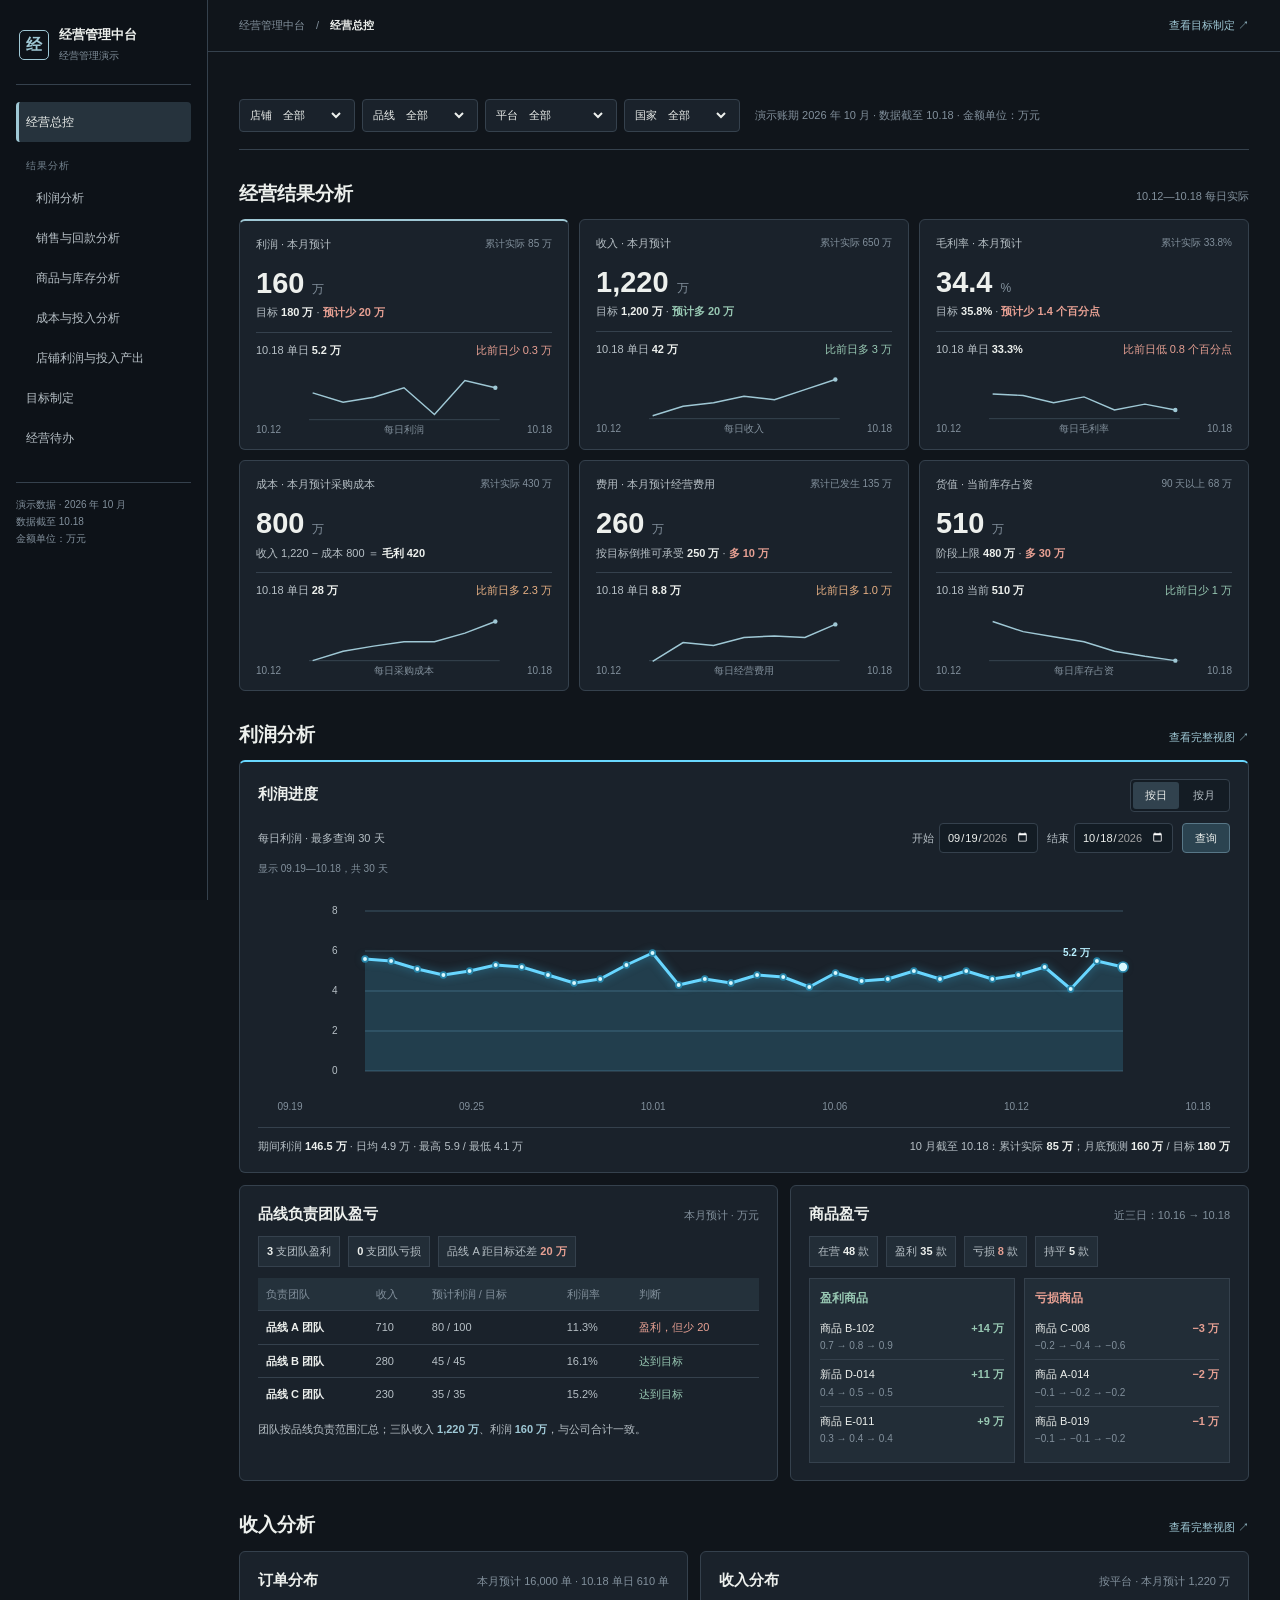
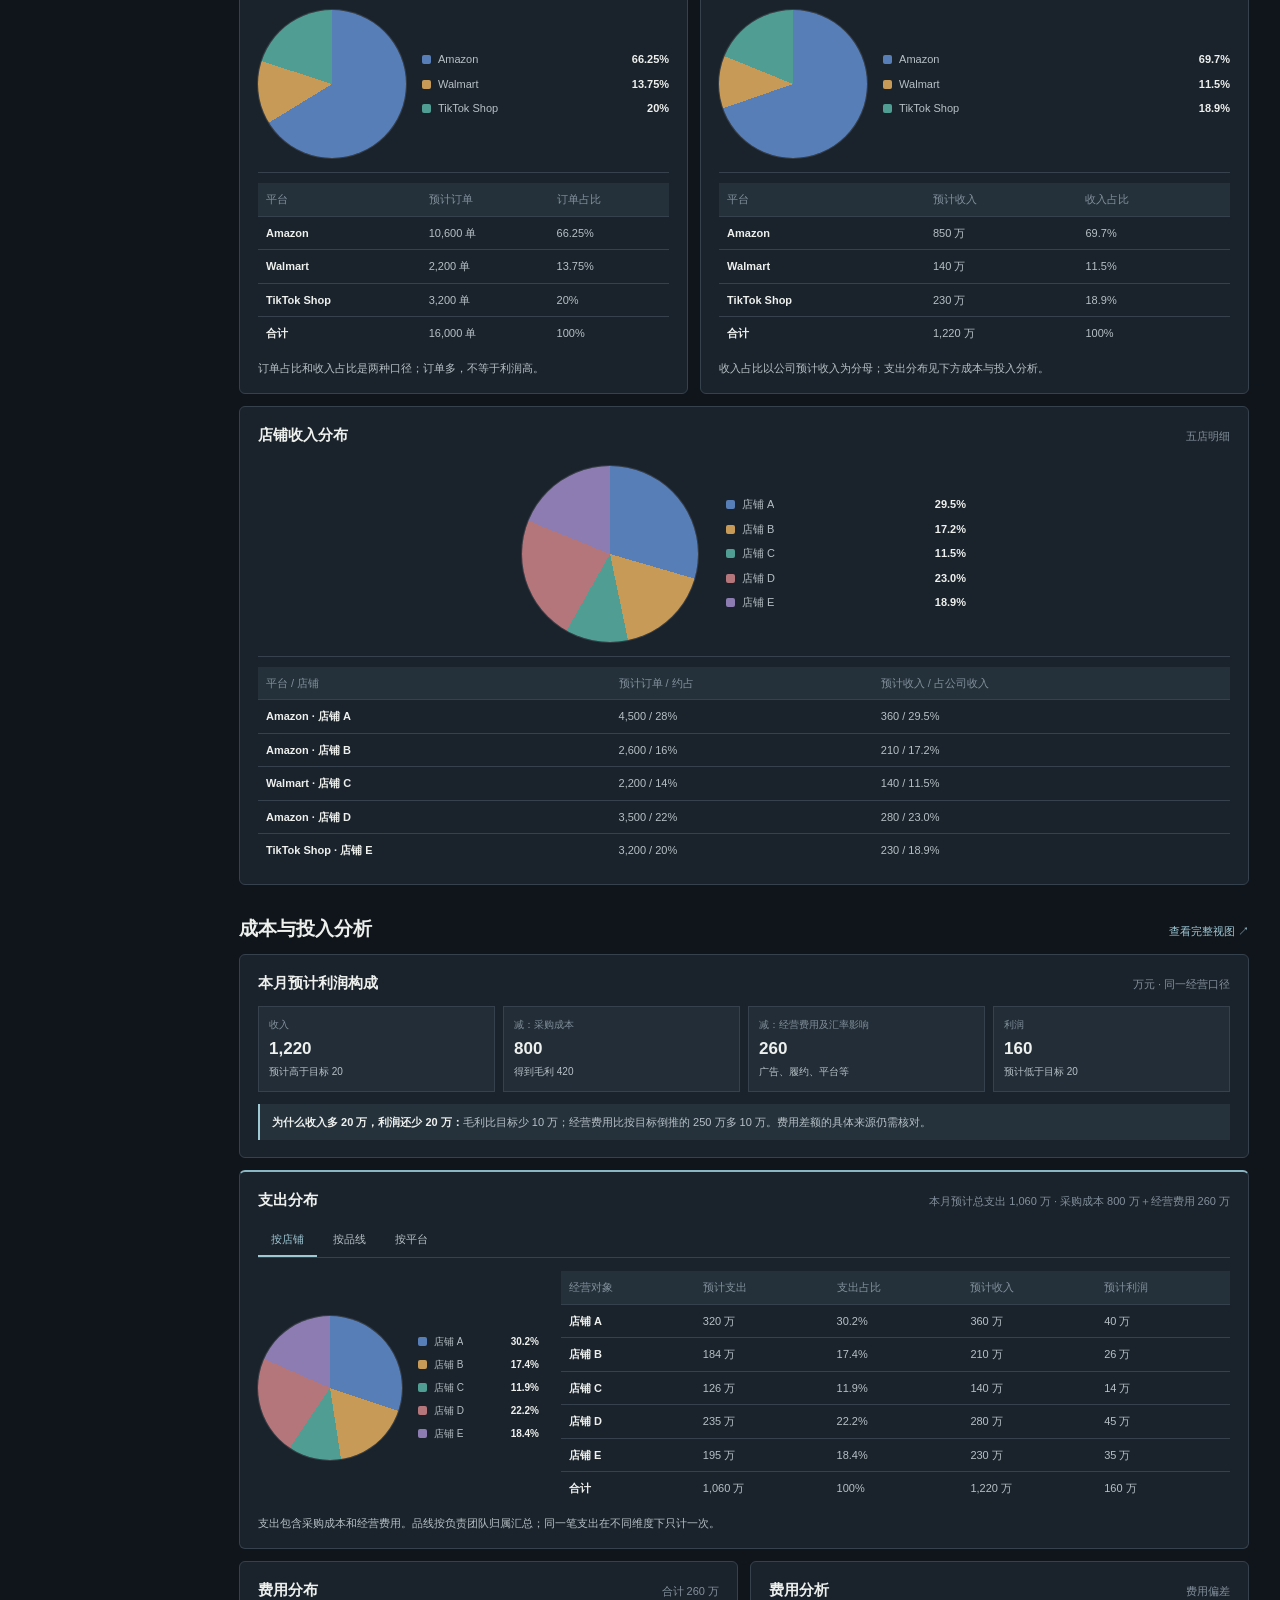
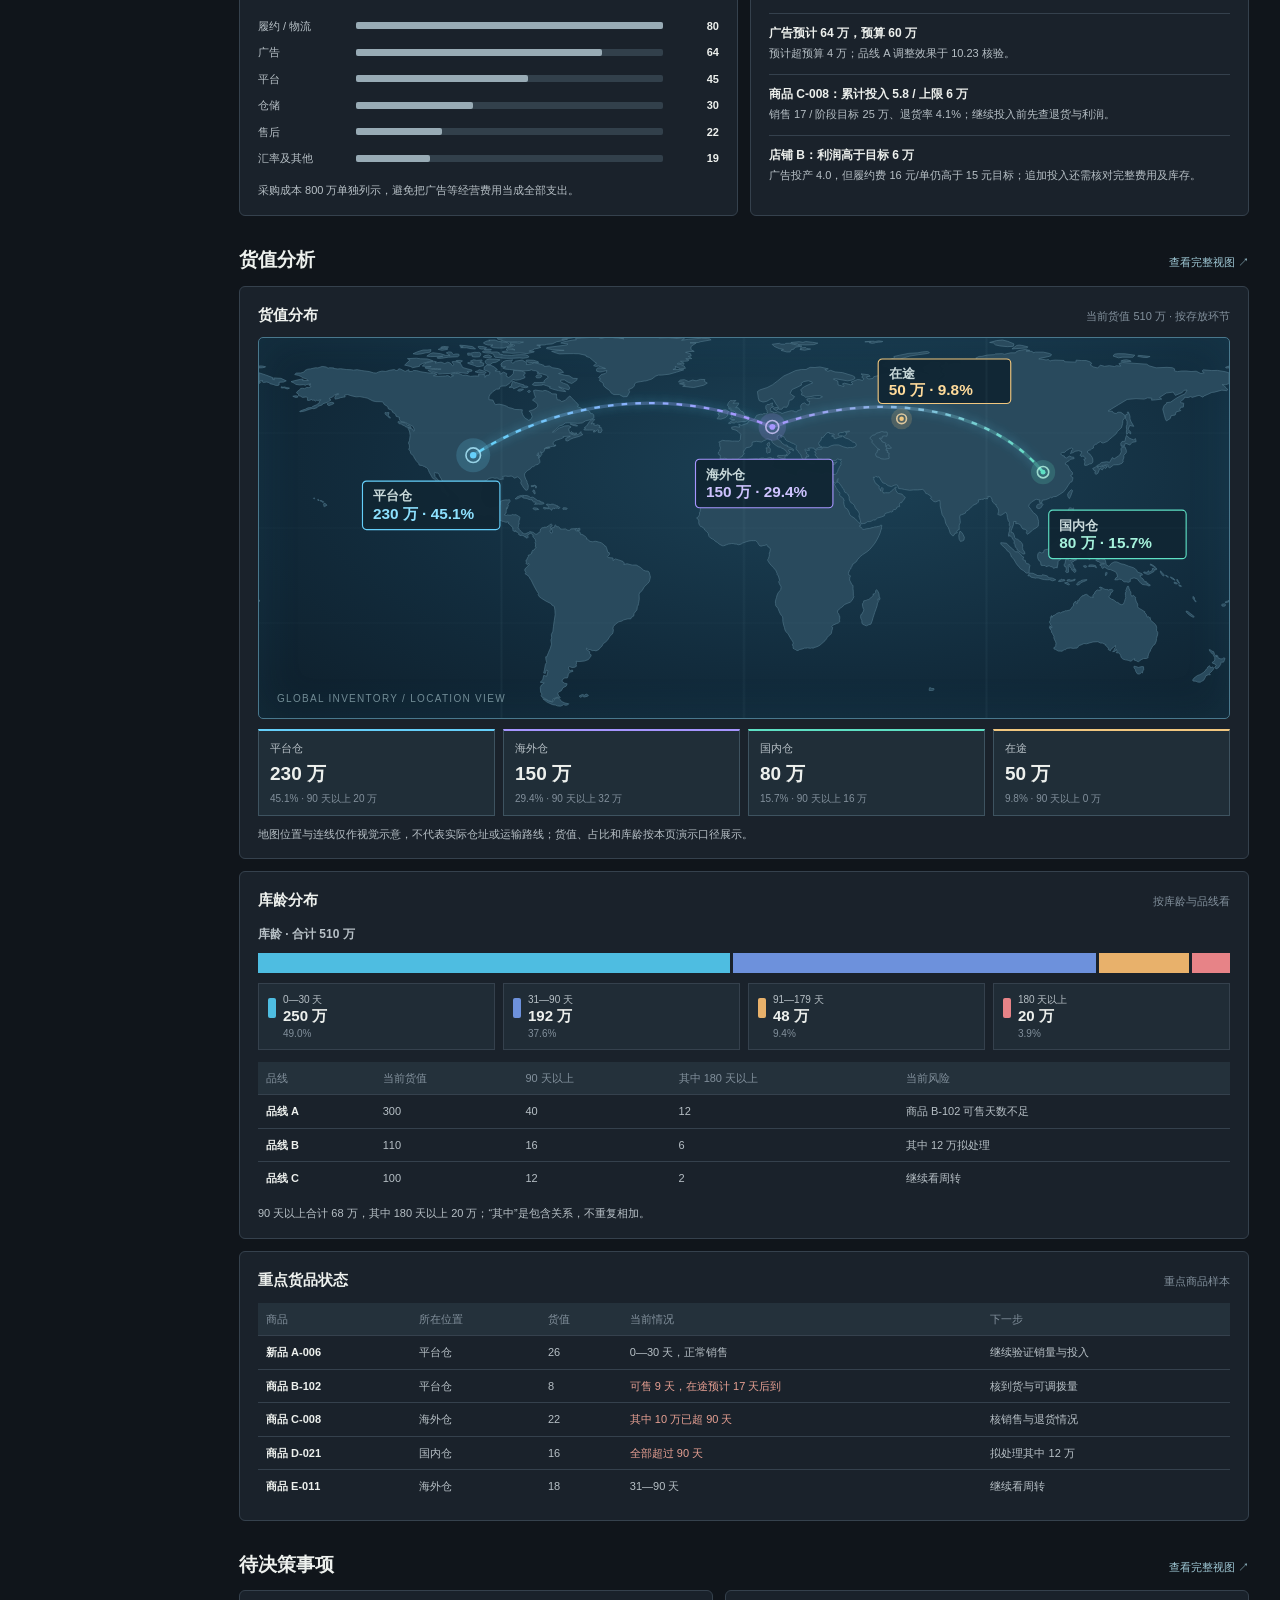
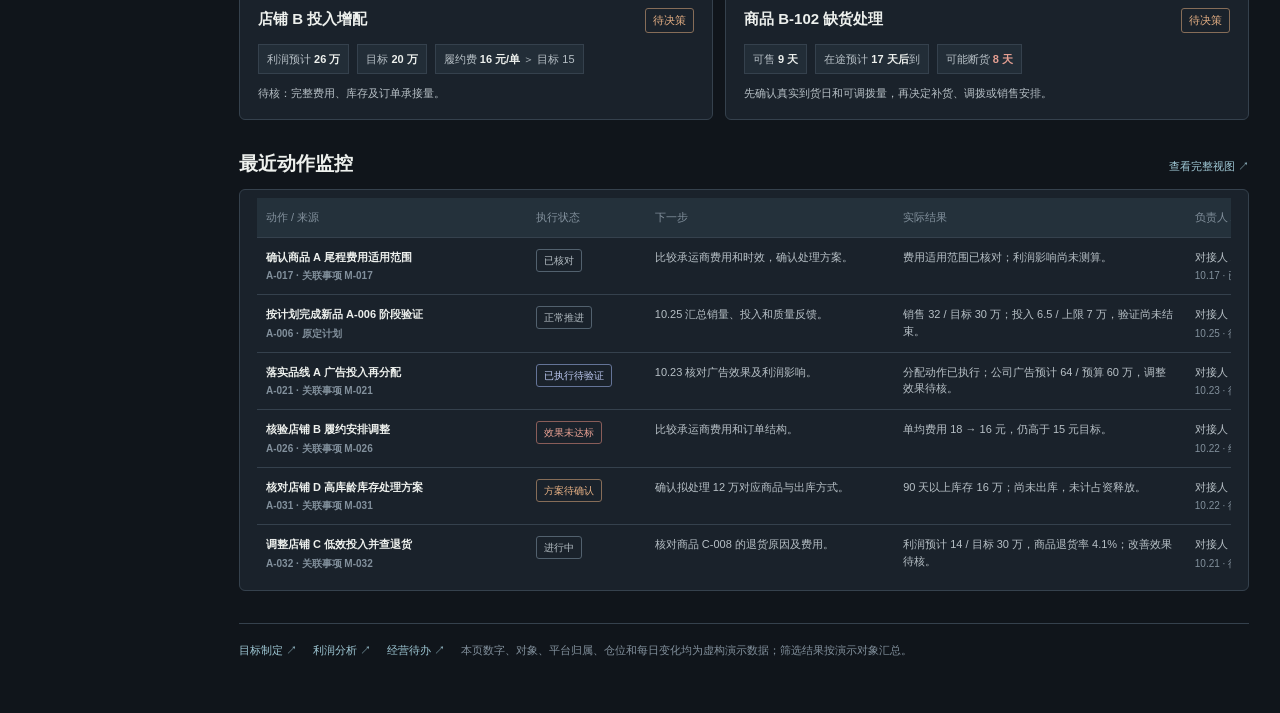
<file: v7/index.html>
<!doctype html>
<html lang="zh-CN">
<head>
<meta charset="utf-8">
<meta name="viewport" content="width=device-width,initial-scale=1">
<title>经营总控｜经营管理中台</title>
<link rel="stylesheet" href="./style.css?v=20261013a">
</head>
<body>
<div class="shell">
  <aside class="side">
    <div class="brand"><div class="brandmark">经</div><div><strong>经营管理中台</strong><small>经营管理演示</small></div></div>
    <nav class="nav" aria-label="产品导航">
      <a href="./index.html" class="active" aria-current="page">经营总控</a>
      <span class="nav-label">结果分析</span>
      <a class="sub" href="./views.html?v=20261013a#profit">利润分析</a>
      <a class="sub" href="./views.html?v=20261013a#revenue">销售与回款分析</a>
      <a class="sub" href="./views.html?v=20261013a#goods">商品与库存分析</a>
      <a class="sub" href="./views.html?v=20261013a#cost">成本与投入分析</a>
      <a class="sub" href="./views.html?v=20261013a#channel">店铺利润与投入产出</a>
      <a href="./views.html?v=20261013a#goals">目标制定</a>
      <a href="./views.html?v=20261013a#todos">经营待办</a>
    </nav>
    <div class="sidefoot">演示数据 · 2026 年 10 月<br>数据截至 10.18<br>金额单位：万元</div>
  </aside>
  <div class="content" id="top">
    <div class="topbar"><span>经营管理中台　/　<b>经营总控</b></span><a href="./views.html?v=20261013a#goals">查看目标制定 ↗</a></div><nav class="mobile-product-nav" aria-label="移动端产品导航"><a class="active" href="./index.html">经营总控</a><a href="./views.html?v=20261013a#profit">利润分析</a><a href="./views.html?v=20261013a#revenue">销售与回款分析</a><a href="./views.html?v=20261013a#goods">商品与库存分析</a><a href="./views.html?v=20261013a#cost">成本与投入分析</a><a href="./views.html?v=20261013a#channel">店铺利润与投入产出</a><a href="./views.html?v=20261013a#goals">目标制定</a><a href="./views.html?v=20261013a#todos">经营待办</a></nav>
    <main>
      <h1 class="sr-only">经营总控</h1>
      <div class="filters" aria-label="经营范围筛选">
        <label class="filter">店铺 <select id="filterStore" aria-label="按店铺筛选"><option value="all">全部</option><option value="店铺 A">店铺 A</option><option value="店铺 B">店铺 B</option><option value="店铺 C">店铺 C</option><option value="店铺 D">店铺 D</option><option value="店铺 E">店铺 E</option></select></label>
        <label class="filter">品线 <select id="filterLine" aria-label="按品线筛选"><option value="all">全部</option><option value="品线 A">品线 A</option><option value="品线 B">品线 B</option><option value="品线 C">品线 C</option></select></label>
        <label class="filter">平台 <select id="filterPlatform" aria-label="按平台筛选"><option value="all">全部</option><option value="Amazon">Amazon</option><option value="Walmart">Walmart</option><option value="TikTok Shop">TikTok Shop</option></select></label>
        <label class="filter">国家 <select id="filterCountry" aria-label="按国家筛选"><option value="all">全部</option><option value="美国">美国</option><option value="英国">英国</option><option value="加拿大">加拿大</option><option value="德国">德国</option><option value="马来西亚">马来西亚</option></select></label>
        <button class="filter-reset" id="filterReset" type="button" hidden>重置筛选</button>
        <span class="filtermeta">演示账期 2026 年 10 月 · 数据截至 10.18 · 金额单位：万元</span>
      </div>
      <div id="filteredOverview" hidden aria-live="polite"></div>

      <section class="section" aria-labelledby="result-title">
        <div class="sectionhead"><h2 id="result-title">经营结果分析</h2><span>10.12—10.18 每日实际</span></div>
        <div class="hero">
          <article class="hero-card"><div class="tagline"><span>利润 · 本月预计</span><small>累计实际 85 万</small></div><div class="big">160 <small>万</small></div><div class="compare">目标 <b>180 万</b> · <b class="bad">预计少 20 万</b></div><div class="day"><span>10.18 单日 <b>5.2 万</b></span><span class="bad">比前日少 0.3 万</span></div><svg class="spark" viewBox="0 0 272 80" role="img" aria-label="10.12至10.18每日利润为5、4.6、4.8、5.2、4.1、5.5、5.2万元"><path class="base" d="M5 74H268"/><polyline points="10,37 52,50 94,43 136,30 178,67 220,20 262,30"/><circle cx="262" cy="30" r="3"/></svg><div class="sparklabel"><span>10.12</span><span>每日利润</span><span>10.18</span></div></article>
          <article class="hero-card"><div class="tagline"><span>收入 · 本月预计</span><small>累计实际 650 万</small></div><div class="big">1,220 <small>万</small></div><div class="compare">目标 <b>1,200 万</b> · <b class="good">预计多 20 万</b></div><div class="day"><span>10.18 单日 <b>42 万</b></span><span class="good">比前日多 3 万</span></div><svg class="spark" viewBox="0 0 272 80" role="img" aria-label="10.12至10.18每日收入为31、34、35、37、36、39、42万元"><path class="base" d="M5 74H268"/><polyline points="10,70 52,57 94,52 136,43 178,48 220,34 262,20"/><circle cx="262" cy="20" r="3"/></svg><div class="sparklabel"><span>10.12</span><span>每日收入</span><span>10.18</span></div></article>
          <article class="hero-card"><div class="tagline"><span>毛利率 · 本月预计</span><small>累计实际 33.8%</small></div><div class="big">34.4 <small>%</small></div><div class="compare">目标 <b>35.8%</b> · <b class="bad">预计少 1.4 个百分点</b></div><div class="day"><span>10.18 单日 <b>33.3%</b></span><span class="bad">比前日低 0.8 个百分点</span></div><svg class="spark" viewBox="0 0 272 80" role="img" aria-label="10.12至10.18每日毛利率为35.5、35.3、34.3、35.1、33.3、34.1、33.3百分比"><path class="base" d="M5 74H268"/><polyline points="10,40 52,42 94,52 136,44 178,62 220,54 262,62"/><circle cx="262" cy="62" r="3"/></svg><div class="sparklabel"><span>10.12</span><span>每日毛利率</span><span>10.18</span></div></article>
          <article class="hero-card"><div class="tagline"><span>成本 · 本月预计采购成本</span><small>累计实际 430 万</small></div><div class="big">800 <small>万</small></div><div class="compare">收入 1,220 − 成本 800 ＝ <b>毛利 420</b></div><div class="day"><span>10.18 单日 <b>28 万</b></span><span class="warn">比前日多 2.3 万</span></div><svg class="spark" viewBox="0 0 272 80" role="img" aria-label="10.12至10.18每日采购成本为20、22、23、24、24、25.7、28万元"><path class="base" d="M5 74H268"/><polyline points="10,74 52,61 94,54 136,48 178,48 220,36 262,20"/><circle cx="262" cy="20" r="3"/></svg><div class="sparklabel"><span>10.12</span><span>每日采购成本</span><span>10.18</span></div></article>
          <article class="hero-card"><div class="tagline"><span>费用 · 本月预计经营费用</span><small>累计已发生 135 万</small></div><div class="big">260 <small>万</small></div><div class="compare">按目标倒推可承受 <b>250 万</b> · <b class="bad">多 10 万</b></div><div class="day"><span>10.18 单日 <b>8.8 万</b></span><span class="warn">比前日多 1.0 万</span></div><svg class="spark" viewBox="0 0 272 80" role="img" aria-label="10.12至10.18每日经营费用为6、7.4、7.2、7.8、7.9、7.8、8.8万元"><path class="base" d="M5 74H268"/><polyline points="10,75 52,49 94,53 136,42 178,40 220,42 262,24"/><circle cx="262" cy="24" r="3"/></svg><div class="sparklabel"><span>10.12</span><span>每日经营费用</span><span>10.18</span></div></article>
          <article class="hero-card"><div class="tagline"><span>货值 · 当前库存占资</span><small>90 天以上 68 万</small></div><div class="big">510 <small>万</small></div><div class="compare">阶段上限 <b>480 万</b> · <b class="bad">多 30 万</b></div><div class="day"><span>10.18 当前 <b>510 万</b></span><span class="good">比前日少 1 万</span></div><svg class="spark" viewBox="0 0 272 80" role="img" aria-label="10.12至10.18每日库存占资为518、516、515、514、512、511、510万元"><path class="base" d="M5 74H268"/><polyline points="10,20 52,34 94,41 136,48 178,61 220,68 262,74"/><circle cx="262" cy="74" r="3"/></svg><div class="sparklabel"><span>10.12</span><span>每日库存占资</span><span>10.18</span></div></article>
        </div>
      </section>

      <section class="section" id="profit" aria-labelledby="profit-title">
        <div class="sectionhead"><h2 id="profit-title">利润分析</h2><span><a class="section-jump" href="./views.html?v=20261013a#profit">查看完整视图 ↗</a></span></div>
        <article class="panel trend-panel">
          <div class="panelhead"><h3>利润进度</h3><div class="period-switch" role="group" aria-label="利润图查看周期"><button type="button" data-period-toggle="day" aria-pressed="true">按日</button><button type="button" data-period-toggle="month" aria-pressed="false">按月</button></div></div>
          <div class="chart-view" data-period-panel="day">
            <div class="chart-controls"><span>每日利润 · 最多查询 30 天</span><label>开始 <input id="profitStart" type="date" min="2026-09-01" max="2026-10-18" value="2026-09-19"></label><label>结束 <input id="profitEnd" type="date" min="2026-09-01" max="2026-10-18" value="2026-10-18"></label><button id="profitRangeApply" type="button">查询</button></div>
            <p class="chart-message" id="profitRangeMessage" aria-live="polite">显示 09.19—10.18，共 30 天</p>
            <svg class="profit-chart daily-chart" id="profitDailyChart" viewBox="0 0 850 230" role="img" aria-label="近 30 天每日利润变化"></svg>
            <div class="chart-x" id="profitDailyAxis"></div>
            <div class="chart-facts"><span id="profitRangeSummary">30 天利润合计：待计算</span><span>10 月截至 10.18：累计实际 <b>85 万</b>；月底预测 <b>160 万</b> / 目标 <b>180 万</b></span></div>
          </div>
          <div class="chart-view" data-period-panel="month" hidden>
            <div class="chart-legend"><span><i class="legend-plan"></i>月目标</span><span><i class="legend-actual"></i>完整月实际</span><span><i class="legend-forecast"></i>10 月预测</span></div>
            <svg class="profit-chart" viewBox="0 0 850 220" role="img" aria-label="按月查看利润：5至9月实际分别为135、143、149、146、152万元，10月预测160万元，目标180万元">
              <path class="chart-grid" d="M35 50H815 M35 100H815 M35 150H815 M35 190H815"/>
              <path class="chart-plan" d="M35 90 L190 85 L345 80 L500 75 L655 65 L815 50"/>
              <path class="chart-actual" d="M35 95 L190 87 L345 81 L500 84 L655 78"/>
              <path class="chart-forecast" d="M655 78 L815 70"/>
              <circle class="actual-dot" cx="655" cy="78" r="4"/><circle class="forecast-dot" cx="815" cy="70" r="4"/>
              <text x="682" y="91">9 月实际 152</text><text x="741" y="64">10 月预测 160</text><text x="748" y="43">目标 180</text>
            </svg>
            <div class="chart-x"><span>5 月</span><span>6 月</span><span>7 月</span><span>8 月</span><span>9 月</span><span>10 月</span></div>
            <div class="chart-facts"><span>5—9 月为完整月实际；10 月截至 10.18 累计实际 <b>85 万</b></span><span>10 月预测 <b>160 万</b> / 目标 <b>180 万</b></span></div>
          </div>
        </article>
        <div class="grid2 wide-left" style="margin-top:12px">
          <article class="panel"><div class="panelhead"><h3>品线负责团队盈亏</h3><span>本月预计 · 万元</span></div>
            <div class="summaryline"><span><b>3</b> 支团队盈利</span><span><b>0</b> 支团队亏损</span><span>品线 A 距目标还差 <b class="bad">20 万</b></span></div>
            <div class="scroll"><table class="table"><thead><tr><th>负责团队</th><th>收入</th><th>预计利润 / 目标</th><th>利润率</th><th>判断</th></tr></thead><tbody>
              <tr><td>品线 A 团队</td><td>710</td><td>80 / 100</td><td>11.3%</td><td class="bad">盈利，但少 20</td></tr>
              <tr><td>品线 B 团队</td><td>280</td><td>45 / 45</td><td>16.1%</td><td class="good">达到目标</td></tr>
              <tr><td>品线 C 团队</td><td>230</td><td>35 / 35</td><td>15.2%</td><td class="good">达到目标</td></tr>
            </tbody></table></div>
            <p class="panelnote">团队按品线负责范围汇总；三队收入 <strong>1,220 万</strong>、利润 <strong>160 万</strong>，与公司合计一致。</p>
          </article>
          <article class="panel"><div class="panelhead"><h3>商品盈亏</h3><span>近三日：10.16 → 10.18</span></div>
            <div class="summaryline"><span>在营 <b>48</b> 款</span><span>盈利 <b>35</b> 款</span><span>亏损 <b class="bad">8</b> 款</span><span>持平 <b>5</b> 款</span></div>
            <div class="split-profit">
              <div class="product-list"><h4 class="good">盈利商品</h4>
                <div class="product-row"><span>商品 B-102</span><b class="good">+14 万</b><small>0.7 → 0.8 → 0.9</small></div>
                <div class="product-row"><span>新品 D-014</span><b class="good">+11 万</b><small>0.4 → 0.5 → 0.5</small></div>
                <div class="product-row"><span>商品 E-011</span><b class="good">+9 万</b><small>0.3 → 0.4 → 0.4</small></div>
              </div>
              <div class="product-list"><h4 class="bad">亏损商品</h4>
                <div class="product-row"><span>商品 C-008</span><b class="bad">−3 万</b><small>−0.2 → −0.4 → −0.6</small></div>
                <div class="product-row"><span>商品 A-014</span><b class="bad">−2 万</b><small>−0.1 → −0.2 → −0.2</small></div>
                <div class="product-row"><span>商品 B-019</span><b class="bad">−1 万</b><small>−0.1 → −0.1 → −0.2</small></div>
              </div>
            </div>

          </article>
        </div>
      </section>

      <section class="section" id="income" aria-labelledby="income-title">
        <div class="sectionhead"><h2 id="income-title">收入分析</h2><span><a class="section-jump" href="./views.html?v=20261013a#revenue">查看完整视图 ↗</a></span></div>
        <div class="grid2 wide-right">
          <article class="panel"><div class="panelhead"><h3>订单分布</h3><span>本月预计 16,000 单 · 10.18 单日 610 单</span></div>
            <div class="pie-block order-pie" role="img" aria-label="本月预计订单按平台分布：Amazon 10,600 单，占 66.25%；Walmart 2,200 单，占 13.75%；TikTok Shop 3,200 单，占 20%">
              <div class="pie pie-order"></div>
              <div class="pie-legend">
                <div><i class="slice-a"></i><span>Amazon</span><b>66.25%</b></div>
                <div><i class="slice-b"></i><span>Walmart</span><b>13.75%</b></div>
                <div><i class="slice-c"></i><span>TikTok Shop</span><b>20%</b></div>
              </div>
            </div>
            <div class="scroll"><table class="table order-table"><thead><tr><th>平台</th><th>预计订单</th><th>订单占比</th></tr></thead><tbody>
              <tr><td>Amazon</td><td>10,600 单</td><td>66.25%</td></tr>
              <tr><td>Walmart</td><td>2,200 单</td><td>13.75%</td></tr>
              <tr><td>TikTok Shop</td><td>3,200 单</td><td>20%</td></tr>
              <tr><td>合计</td><td>16,000 单</td><td>100%</td></tr>
            </tbody></table></div>
            <p class="panelnote">订单占比和收入占比是两种口径；订单多，不等于利润高。</p>
          </article>
          <article class="panel"><div class="panelhead"><h3>收入分布</h3><span>按平台 · 本月预计 1,220 万</span></div>
            <div class="pie-block revenue-pie" role="img" aria-label="平台收入分布：Amazon 850 万、69.7%；Walmart 140 万、11.5%；TikTok Shop 230 万、18.9%">
              <div class="pie pie-platform-income"></div>
              <div class="pie-legend">
                <div><i class="slice-a"></i><span>Amazon</span><b>69.7%</b></div>
                <div><i class="slice-b"></i><span>Walmart</span><b>11.5%</b></div>
                <div><i class="slice-c"></i><span>TikTok Shop</span><b>18.9%</b></div>
              </div>
            </div>
            <div class="scroll"><table class="table revenue-table"><thead><tr><th>平台</th><th>预计收入</th><th>收入占比</th></tr></thead><tbody>
              <tr><td>Amazon</td><td>850 万</td><td>69.7%</td></tr>
              <tr><td>Walmart</td><td>140 万</td><td>11.5%</td></tr>
              <tr><td>TikTok Shop</td><td>230 万</td><td>18.9%</td></tr>
              <tr><td>合计</td><td>1,220 万</td><td>100%</td></tr>
            </tbody></table></div>
            <p class="panelnote">收入占比以公司预计收入为分母；支出分布见下方成本与投入分析。</p>
          </article>
        </div>
        <article class="panel" style="margin-top:12px"><div class="panelhead"><h3>店铺收入分布</h3><span>五店明细</span></div>
          <div class="pie-block store-revenue-pie" role="img" aria-label="店铺收入占比：A 29.5%，B 17.2%，C 11.5%，D 23.0%，E 18.9%">
            <div class="pie pie-store-income"></div>
            <div class="pie-legend">
              <div><i class="slice-a"></i><span>店铺 A</span><b>29.5%</b></div>
              <div><i class="slice-b"></i><span>店铺 B</span><b>17.2%</b></div>
              <div><i class="slice-c"></i><span>店铺 C</span><b>11.5%</b></div>
              <div><i class="slice-d"></i><span>店铺 D</span><b>23.0%</b></div>
              <div><i class="slice-e"></i><span>店铺 E</span><b>18.9%</b></div>
            </div>
          </div>
          <div class="scroll"><table class="table"><thead><tr><th>平台 / 店铺</th><th>预计订单 / 约占</th><th>预计收入 / 占公司收入</th></tr></thead><tbody>
            <tr><td>Amazon · 店铺 A</td><td>4,500 / 28%</td><td>360 / 29.5%</td></tr>
            <tr><td>Amazon · 店铺 B</td><td>2,600 / 16%</td><td>210 / 17.2%</td></tr>
            <tr><td>Walmart · 店铺 C</td><td>2,200 / 14%</td><td>140 / 11.5%</td></tr>
            <tr><td>Amazon · 店铺 D</td><td>3,500 / 22%</td><td>280 / 23.0%</td></tr>
            <tr><td>TikTok Shop · 店铺 E</td><td>3,200 / 20%</td><td>230 / 18.9%</td></tr>
          </tbody></table></div>
        </article>
      </section>

      <section class="section" id="cost" aria-labelledby="cost-title">
        <div class="sectionhead"><h2 id="cost-title">成本与投入分析</h2><span><a class="section-jump" href="./views.html?v=20261013a#cost">查看完整视图 ↗</a></span></div>
        <article class="panel"><div class="panelhead"><h3>本月预计利润构成</h3><span>万元 · 同一经营口径</span></div>
          <div class="lineage"><div><span>收入</span><b>1,220</b><small>预计高于目标 20</small></div><div><span>减：采购成本</span><b>800</b><small>得到毛利 420</small></div><div><span>减：经营费用及汇率影响</span><b>260</b><small>广告、履约、平台等</small></div><div><span>利润</span><b>160</b><small>预计低于目标 20</small></div></div>
          <div class="bridge-note"><b>为什么收入多 20 万，利润还少 20 万：</b>毛利比目标少 10 万；经营费用比按目标倒推的 250 万多 10 万。费用差额的具体来源仍需核对。</div>
        </article>
        <article class="panel expense-panel" style="margin-top:12px">
          <div class="panelhead"><h3>支出分布</h3><span>本月预计总支出 1,060 万 · 采购成本 800 万＋经营费用 260 万</span></div>
          <div class="expense-switch" role="tablist" aria-label="支出分布查看维度">
            <button type="button" data-expense-scope="store" role="tab" aria-selected="true">按店铺</button>
            <button type="button" data-expense-scope="line" role="tab" aria-selected="false">按品线</button>
            <button type="button" data-expense-scope="platform" role="tab" aria-selected="false">按平台</button>
          </div>
          <div class="expense-layout">
            <div class="expense-graphic"><div class="pie expense-pie" id="expensePie" role="img" aria-label="各店铺支出占比"></div><div class="pie-legend" id="expenseLegend"></div></div>
            <div class="scroll"><table class="table expense-table"><thead><tr><th>经营对象</th><th>预计支出</th><th>支出占比</th><th>预计收入</th><th>预计利润</th></tr></thead><tbody id="expenseRows"></tbody></table></div>
          </div>
          <p class="panelnote">支出包含采购成本和经营费用。品线按负责团队归属汇总；同一笔支出在不同维度下只计一次。</p>
        </article>
        <div class="grid2" style="margin-top:12px">
          <article class="panel"><div class="panelhead"><h3>费用分布</h3><span>合计 260 万</span></div>
            <div class="costrow"><span>履约 / 物流</span><div class="rail"><i style="width:100%"></i></div><b>80</b></div>
            <div class="costrow"><span>广告</span><div class="rail"><i style="width:80%"></i></div><b>64</b></div>
            <div class="costrow"><span>平台</span><div class="rail"><i style="width:56%"></i></div><b>45</b></div>
            <div class="costrow"><span>仓储</span><div class="rail"><i style="width:38%"></i></div><b>30</b></div>
            <div class="costrow"><span>售后</span><div class="rail"><i style="width:28%"></i></div><b>22</b></div>
            <div class="costrow"><span>汇率及其他</span><div class="rail"><i style="width:24%"></i></div><b>19</b></div>
            <p class="panelnote">采购成本 800 万单独列示，避免把广告等经营费用当成全部支出。</p>
          </article>
          <article class="panel"><div class="panelhead"><h3>费用分析</h3><span>费用偏差</span></div>
            <div class="signal"><strong>广告预计 64 万，预算 60 万</strong><p>预计超预算 4 万；品线 A 调整效果于 10.23 核验。</p></div>
            <div class="signal"><strong>商品 C-008：累计投入 5.8 / 上限 6 万</strong><p>销售 17 / 阶段目标 25 万、退货率 4.1%；继续投入前先查退货与利润。</p></div>
            <div class="signal"><strong>店铺 B：利润高于目标 6 万</strong><p>广告投产 4.0，但履约费 16 元/单仍高于 15 元目标；追加投入还需核对完整费用及库存。</p></div>
          </article>
        </div>
      </section>

      <section class="section" id="stock" aria-labelledby="stock-title">
        <div class="sectionhead"><h2 id="stock-title">货值分析</h2><span><a class="section-jump" href="./views.html?v=20261013a#goods">查看完整视图 ↗</a></span></div>
        <article class="panel map-panel">
          <div class="panelhead"><h3>货值分布</h3><span>当前货值 510 万 · 按存放环节</span></div>
          <div class="map-frame">
            <svg class="asset-map" viewBox="0 0 1200 470" role="img" aria-label="货值在国内仓、海外仓、平台仓和在途四个环节的分布示意，地点与线路不代表实际仓址">
              <defs><linearGradient id="mapRoute" gradientUnits="userSpaceOnUse" x1="265" y1="145" x2="970" y2="166"><stop stop-color="#63d5fa"/><stop offset=".5" stop-color="#aa94ff"/><stop offset="1" stop-color="#65e2c4"/></linearGradient></defs>
              <image href="./world-map.svg" x="0" y="0" width="1200" height="470"/>
              <path class="map-route-base" d="M970 166 C900 80 755 65 635 110 C510 60 375 75 265 145"/>
              <path class="map-route-motion" d="M970 166 C900 80 755 65 635 110 C510 60 375 75 265 145"/>
              <g class="map-node node-platform" transform="translate(265 145)"><circle class="map-halo" r="21"/><circle class="map-ring" r="9"/><circle class="map-core" r="4"/></g>
              <g class="map-node node-overseas" transform="translate(635 110)"><circle class="map-halo" r="17"/><circle class="map-ring" r="8"/><circle class="map-core" r="3.5"/></g>
              <g class="map-node node-domestic" transform="translate(970 166)"><circle class="map-halo" r="15"/><circle class="map-ring" r="7"/><circle class="map-core" r="3"/></g>
              <g class="map-node node-transit" transform="translate(795 100)"><circle class="map-halo" r="13"/><circle class="map-ring" r="6"/><circle class="map-core" r="2.8"/></g>
              <g class="map-callout platform-callout" transform="translate(128 177)"><rect width="170" height="60" rx="5"/><text x="13" y="24">平台仓</text><text class="map-value" x="13" y="47">230 万 · 45.1%</text></g>
              <g class="map-callout overseas-callout" transform="translate(540 150)"><rect width="170" height="60" rx="5"/><text x="13" y="24">海外仓</text><text class="map-value" x="13" y="47">150 万 · 29.4%</text></g>
              <g class="map-callout domestic-callout" transform="translate(977 213)"><rect width="170" height="60" rx="5"/><text x="13" y="24">国内仓</text><text class="map-value" x="13" y="47">80 万 · 15.7%</text></g>
              <g class="map-callout transit-callout" transform="translate(766 26)"><rect width="164" height="55" rx="5"/><text x="13" y="23">在途</text><text class="map-value" x="13" y="45">50 万 · 9.8%</text></g>
            </svg>
            <div class="map-watermark">GLOBAL INVENTORY / LOCATION VIEW</div>
            <div class="map-scroll-hint">左右滑动查看地图 →</div>
          </div>
          <div class="map-summary">
            <div><span>平台仓</span><b>230 万</b><small>45.1% · 90 天以上 20 万</small></div>
            <div><span>海外仓</span><b>150 万</b><small>29.4% · 90 天以上 32 万</small></div>
            <div><span>国内仓</span><b>80 万</b><small>15.7% · 90 天以上 16 万</small></div>
            <div><span>在途</span><b>50 万</b><small>9.8% · 90 天以上 0 万</small></div>
          </div>
          <p class="panelnote">地图位置与连线仅作视觉示意，不代表实际仓址或运输路线；货值、占比和库龄按本页演示口径展示。</p>
        </article>
        <article class="panel" style="margin-top:12px"><div class="panelhead"><h3>库龄分布</h3><span>按库龄与品线看</span></div>
          <div class="subhead">库龄 · 合计 510 万</div>
          <div class="agebar" role="img" aria-label="0至30天250万，31至90天192万，91至179天48万，180天以上20万"><span style="width:49.0196%"></span><span style="width:37.6471%"></span><span style="width:9.4118%"></span><span style="width:3.9215%"></span></div>
          <div class="age-legend">
            <div><i></i><span>0—30 天</span><b>250 万</b><small>49.0%</small></div>
            <div><i></i><span>31—90 天</span><b>192 万</b><small>37.6%</small></div>
            <div><i></i><span>91—179 天</span><b>48 万</b><small>9.4%</small></div>
            <div><i></i><span>180 天以上</span><b>20 万</b><small>3.9%</small></div>
          </div>
          <div class="scroll"><table class="table"><thead><tr><th>品线</th><th>当前货值</th><th>90 天以上</th><th>其中 180 天以上</th><th>当前风险</th></tr></thead><tbody>
            <tr><td>品线 A</td><td>300</td><td>40</td><td>12</td><td>商品 B-102 可售天数不足</td></tr>
            <tr><td>品线 B</td><td>110</td><td>16</td><td>6</td><td>其中 12 万拟处理</td></tr>
            <tr><td>品线 C</td><td>100</td><td>12</td><td>2</td><td>继续看周转</td></tr>
          </tbody></table></div>
          <p class="panelnote">90 天以上合计 68 万，其中 180 天以上 20 万；“其中”是包含关系，不重复相加。</p>
        </article>
        <article class="panel" style="margin-top:12px"><div class="panelhead"><h3>重点货品状态</h3><span>重点商品样本</span></div>
          <div class="scroll"><table class="table"><thead><tr><th>商品</th><th>所在位置</th><th>货值</th><th>当前情况</th><th>下一步</th></tr></thead><tbody>
            <tr><td>新品 A-006</td><td>平台仓</td><td>26</td><td>0—30 天，正常销售</td><td>继续验证销量与投入</td></tr>
            <tr><td>商品 B-102</td><td>平台仓</td><td>8</td><td class="bad">可售 9 天，在途预计 17 天后到</td><td>核到货与可调拨量</td></tr>
            <tr><td>商品 C-008</td><td>海外仓</td><td>22</td><td class="bad">其中 10 万已超 90 天</td><td>核销售与退货情况</td></tr>
            <tr><td>商品 D-021</td><td>国内仓</td><td>16</td><td class="bad">全部超过 90 天</td><td>拟处理其中 12 万</td></tr>
            <tr><td>商品 E-011</td><td>海外仓</td><td>18</td><td>31—90 天</td><td>继续看周转</td></tr>
          </tbody></table></div>
        </article>
      </section>

      <section class="section" id="matters" aria-labelledby="matters-title">
        <div class="sectionhead"><h2 id="matters-title">待决策事项</h2><span><a class="section-jump" href="./views.html?v=20261013a#todos">查看完整视图 ↗</a></span></div>
        <div class="mattergrid">
          <article class="panel"><div class="panelhead"><h3>店铺 B 投入增配</h3><span class="status warn">待决策</span></div>
            <div class="summaryline"><span>利润预计 <b>26 万</b></span><span>目标 <b>20 万</b></span><span>履约费 <b>16 元/单</b> ＞ 目标 15</span></div>
            <p class="panelnote">待核：完整费用、库存及订单承接量。</p>
          </article>
          <article class="panel"><div class="panelhead"><h3>商品 B-102 缺货处理</h3><span class="status warn">待决策</span></div>
            <div class="summaryline"><span>可售 <b>9 天</b></span><span>在途预计 <b>17 天后</b>到</span><span>可能断货 <b class="bad">8 天</b></span></div>
            <p class="panelnote">先确认真实到货日和可调拨量，再决定补货、调拨或销售安排。</p>
          </article>
        </div>
      </section>

      <section class="section" id="actions" aria-labelledby="actions-title">
        <div class="sectionhead"><h2 id="actions-title">最近动作监控</h2><span><a class="section-jump" href="./views.html?v=20261013a#todos">查看完整视图 ↗</a></span></div>
        <article class="panel actions-panel">
          <div class="scroll"><table class="table actions-table"><thead><tr><th>动作 / 来源</th><th>执行状态</th><th>下一步</th><th>实际结果</th><th>负责人 / 截止时间</th></tr></thead><tbody>
            <tr><td>确认商品 A 尾程费用适用范围<small>A-017 · 关联事项 M-017</small></td><td><span class="status">已核对</span></td><td>比较承运商费用和时效，确认处理方案。</td><td>费用适用范围已核对；利润影响尚未测算。</td><td>对接人 A<small>10.17 · 已完成</small></td></tr>
            <tr><td>按计划完成新品 A-006 阶段验证<small>A-006 · 原定计划</small></td><td><span class="status">正常推进</span></td><td>10.25 汇总销量、投入和质量反馈。</td><td>销售 32 / 目标 30 万；投入 6.5 / 上限 7 万，验证尚未结束。</td><td>对接人 B<small>10.25 · 待验证</small></td></tr>
            <tr><td>落实品线 A 广告投入再分配<small>A-021 · 关联事项 M-021</small></td><td><span class="status active">已执行待验证</span></td><td>10.23 核对广告效果及利润影响。</td><td>分配动作已执行；公司广告预计 64 / 预算 60 万，调整效果待核。</td><td>对接人 C<small>10.23 · 待验证</small></td></tr>
            <tr><td>核验店铺 B 履约安排调整<small>A-026 · 关联事项 M-026</small></td><td><span class="status bad-status">效果未达标</span></td><td>比较承运商费用和订单结构。</td><td>单均费用 18 → 16 元，仍高于 15 元目标。</td><td>对接人 D<small>10.22 · 继续核验</small></td></tr>
            <tr><td>核对店铺 D 高库龄库存处理方案<small>A-031 · 关联事项 M-031</small></td><td><span class="status warn">方案待确认</span></td><td>确认拟处理 12 万对应商品与出库方式。</td><td>90 天以上库存 16 万；尚未出库，未计占资释放。</td><td>对接人 E<small>10.22 · 待确认</small></td></tr>
            <tr><td>调整店铺 C 低效投入并查退货<small>A-032 · 关联事项 M-032</small></td><td><span class="status">进行中</span></td><td>核对商品 C-008 的退货原因及费用。</td><td>利润预计 14 / 目标 30 万，商品退货率 4.1%；改善效果待核。</td><td>对接人 F<small>10.21 · 待复核</small></td></tr>
          </tbody></table></div>
        </article>
      </section>

      <footer class="footer"><a href="./views.html?v=20261013a#goals">目标制定 ↗</a><a href="./views.html?v=20261013a#profit">利润分析 ↗</a><a href="./views.html?v=20261013a#todos">经营待办 ↗</a><span>本页数字、对象、平台归属、仓位和每日变化均为虚构演示数据；筛选结果按演示对象汇总。</span></footer>
    </main>
  </div>
</div>
<script>
document.querySelectorAll('[data-period-toggle]').forEach(button => {
  button.addEventListener('click', () => {
    const period = button.getAttribute('data-period-toggle');
    document.querySelectorAll('[data-period-toggle]').forEach(item => item.setAttribute('aria-pressed', String(item === button)));
    document.querySelectorAll('[data-period-panel]').forEach(panel => { panel.hidden = panel.getAttribute('data-period-panel') !== period; });
    window.chartMotion?.replayWithin(document.querySelector(`[data-period-panel="${period}"]`));
  });
});
</script>
<script src="./motion.js?v=20261013a"></script>
<script src="./dashboard.js?v=20261013a"></script>
</body>
</html>
</file>
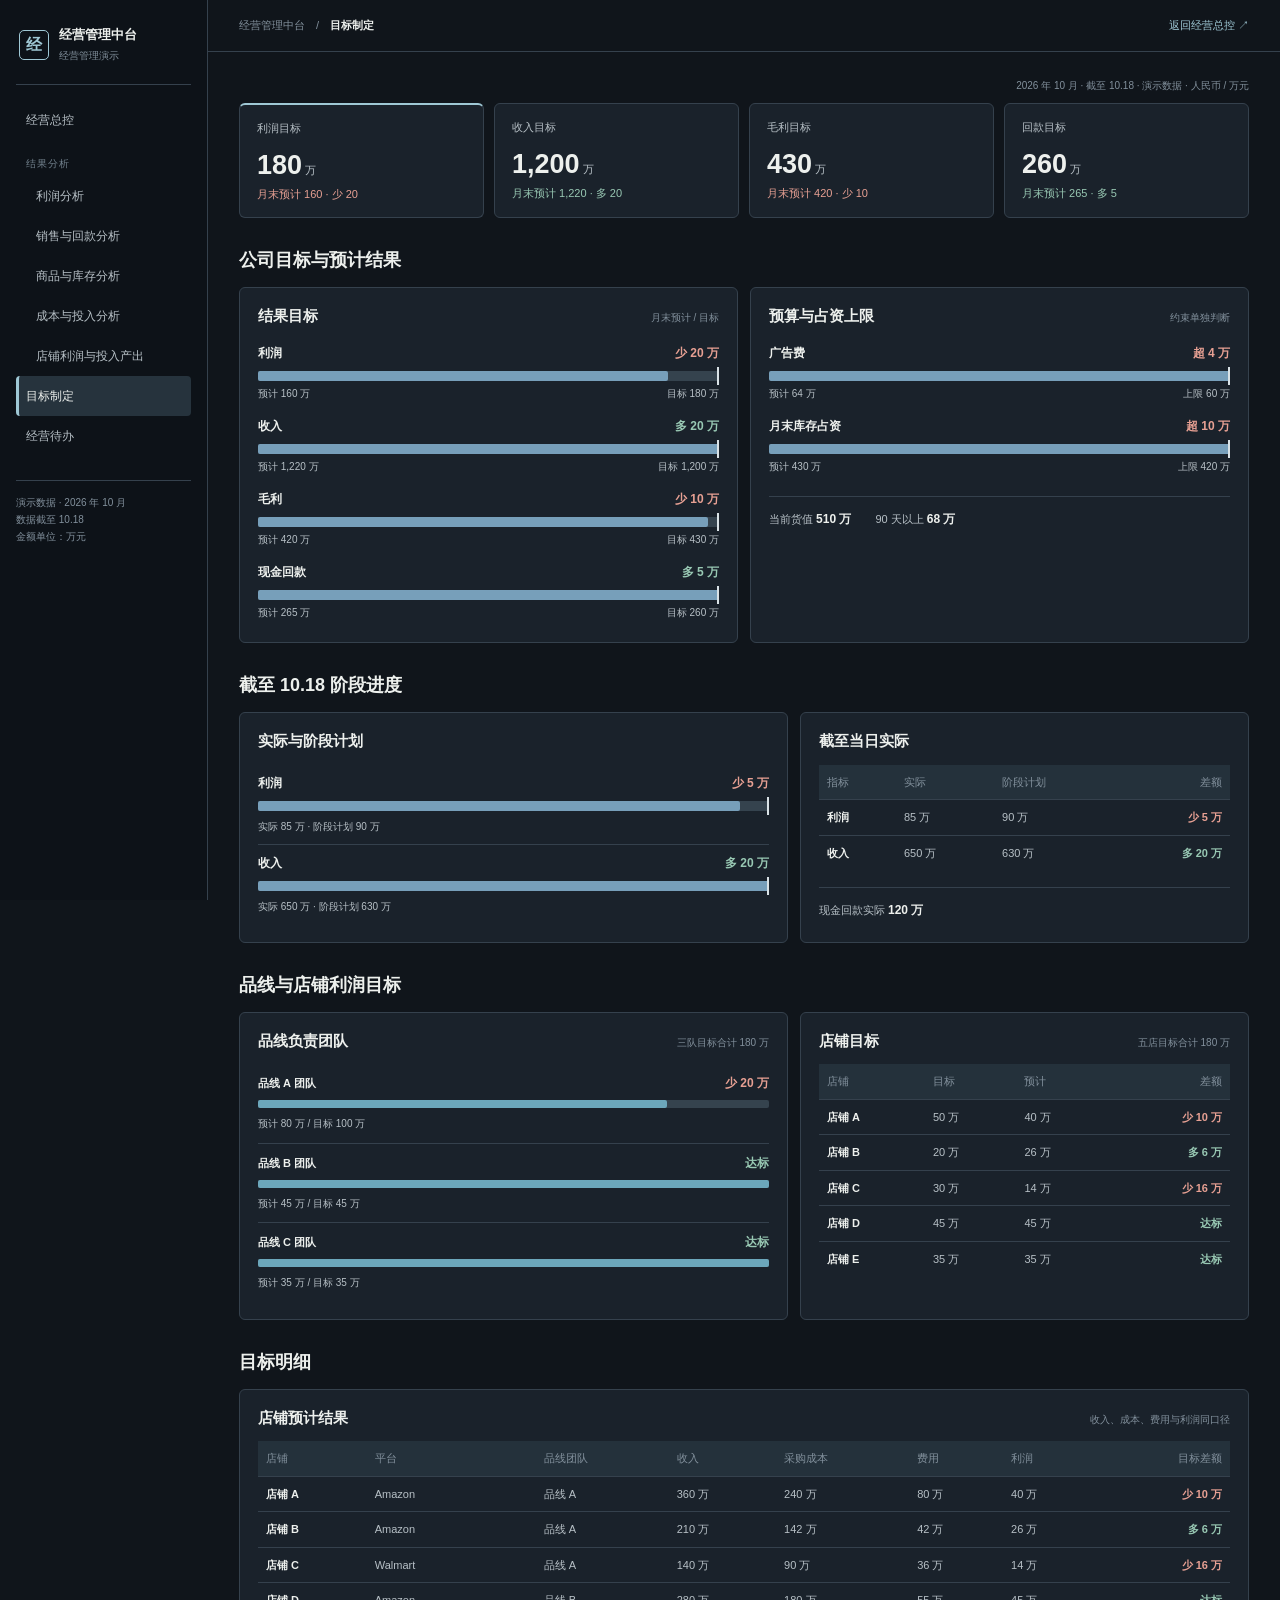
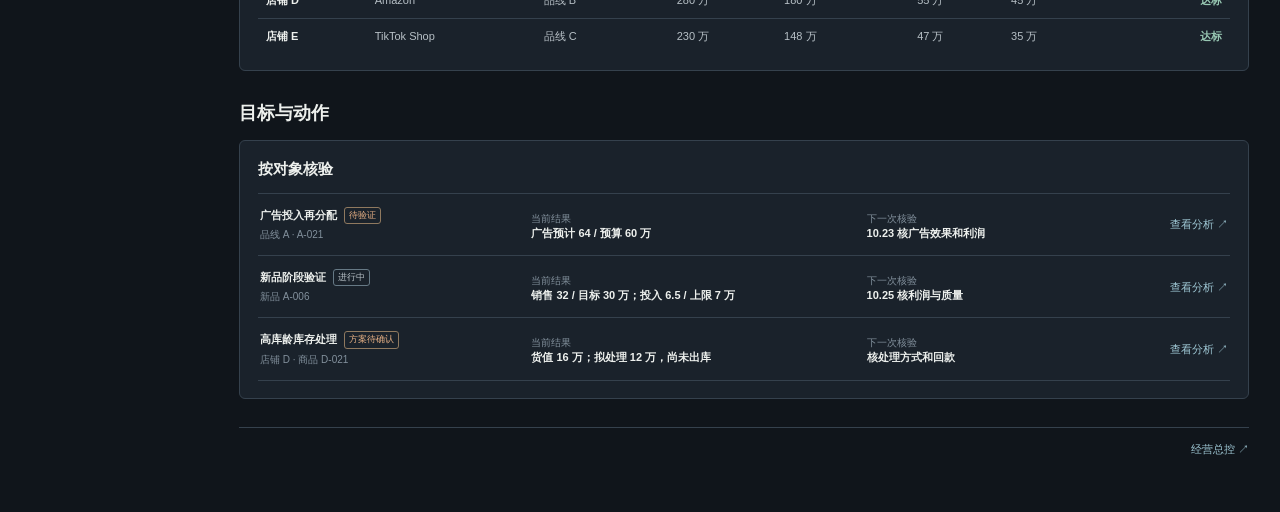
<file: views.html>
<!doctype html>
<html lang="zh-CN">
<head>
<meta charset="utf-8">
<meta name="viewport" content="width=device-width,initial-scale=1">
<meta name="color-scheme" content="dark">
<title>经营管理中台｜分析视图</title>
<link rel="stylesheet" href="./style.css?v=20261010f">
<link rel="stylesheet" href="./views.css?v=20261010f">
</head>
<body>
<div class="shell">
  <aside class="side">
    <div class="brand"><div class="brandmark">经</div><div><strong>经营管理中台</strong><small>经营管理演示</small></div></div>
    <nav class="nav" id="viewNav" aria-label="产品导航"></nav>
    <div class="sidefoot">演示数据 · 2026 年 10 月<br>数据截至 10.18<br>金额单位：万元</div>
  </aside>
  <div class="content">
    <div class="topbar"><span>经营管理中台　/　<b id="routeCrumb">目标制定</b></span><a href="./index.html?v=20261010f">返回经营总控 ↗</a></div>
    <nav class="view-mobile-nav" id="viewMobileNav" aria-label="移动端产品导航"></nav>
    <main id="viewMain" tabindex="-1"></main>
  </div>
</div>
<template id="inventoryMapTemplate"><article class="panel map-panel">
          <div class="panelhead"><h3>货值分布</h3><span>当前货值 510 万 · 按存放环节</span></div>
          <div class="map-frame">
            <svg class="asset-map" viewBox="0 0 1200 470" role="img" aria-label="货值在国内仓、海外仓、平台仓和在途四个环节的分布示意，地点与线路不代表实际仓址">
              <defs><linearGradient id="mapRoute" gradientUnits="userSpaceOnUse" x1="265" y1="145" x2="970" y2="166"><stop stop-color="#63d5fa"/><stop offset=".5" stop-color="#aa94ff"/><stop offset="1" stop-color="#65e2c4"/></linearGradient></defs>
              <image href="./world-map.svg" x="0" y="0" width="1200" height="470"/>
              <path class="map-route-base" d="M970 166 C900 80 755 65 635 110 C510 60 375 75 265 145"/>
              <path class="map-route-motion" d="M970 166 C900 80 755 65 635 110 C510 60 375 75 265 145"/>
              <g class="map-node node-platform" transform="translate(265 145)"><circle class="map-halo" r="21"/><circle class="map-ring" r="9"/><circle class="map-core" r="4"/></g>
              <g class="map-node node-overseas" transform="translate(635 110)"><circle class="map-halo" r="17"/><circle class="map-ring" r="8"/><circle class="map-core" r="3.5"/></g>
              <g class="map-node node-domestic" transform="translate(970 166)"><circle class="map-halo" r="15"/><circle class="map-ring" r="7"/><circle class="map-core" r="3"/></g>
              <g class="map-node node-transit" transform="translate(795 100)"><circle class="map-halo" r="13"/><circle class="map-ring" r="6"/><circle class="map-core" r="2.8"/></g>
              <g class="map-callout platform-callout" transform="translate(128 177)"><rect width="170" height="60" rx="5"/><text x="13" y="24">平台仓</text><text class="map-value" x="13" y="47">230 万 · 45.1%</text></g>
              <g class="map-callout overseas-callout" transform="translate(540 150)"><rect width="170" height="60" rx="5"/><text x="13" y="24">海外仓</text><text class="map-value" x="13" y="47">150 万 · 29.4%</text></g>
              <g class="map-callout domestic-callout" transform="translate(977 213)"><rect width="170" height="60" rx="5"/><text x="13" y="24">国内仓</text><text class="map-value" x="13" y="47">80 万 · 15.7%</text></g>
              <g class="map-callout transit-callout" transform="translate(766 26)"><rect width="164" height="55" rx="5"/><text x="13" y="23">在途</text><text class="map-value" x="13" y="45">50 万 · 9.8%</text></g>
            </svg>
            <div class="map-watermark">GLOBAL INVENTORY / LOCATION VIEW</div>
            <div class="map-scroll-hint">左右滑动查看地图 →</div>
          </div>
          <div class="map-summary">
            <div><span>平台仓</span><b>230 万</b><small>45.1% · 90 天以上 20 万</small></div>
            <div><span>海外仓</span><b>150 万</b><small>29.4% · 90 天以上 32 万</small></div>
            <div><span>国内仓</span><b>80 万</b><small>15.7% · 90 天以上 16 万</small></div>
            <div><span>在途</span><b>50 万</b><small>9.8% · 90 天以上 0 万</small></div>
          </div>
          <p class="panelnote">仓位示意，非实际仓址或运输路线。</p>
        </article></template>
<script src="./views.js?v=20261010f"></script>
<script src="./motion.js?v=20261010f"></script>
<script src="./views-v5.js?v=20261010f"></script>
</body>
</html>
</file>
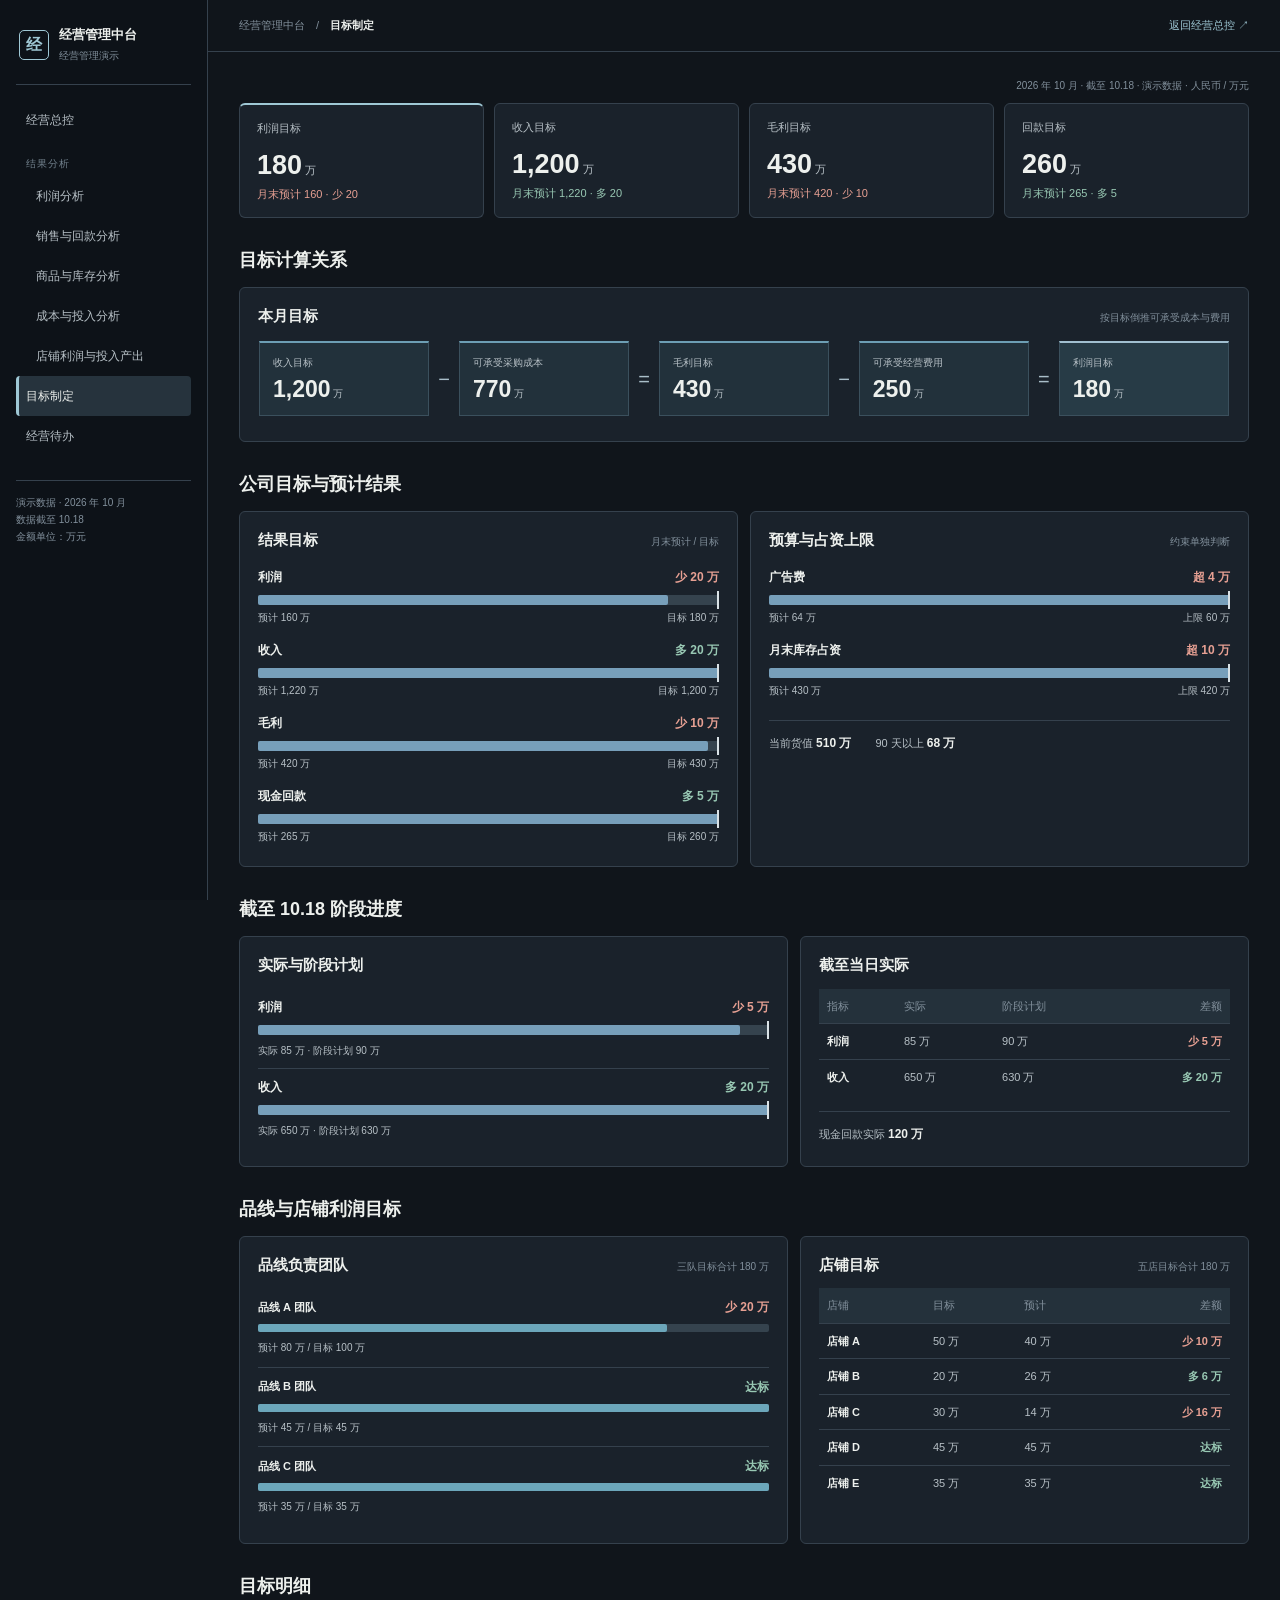
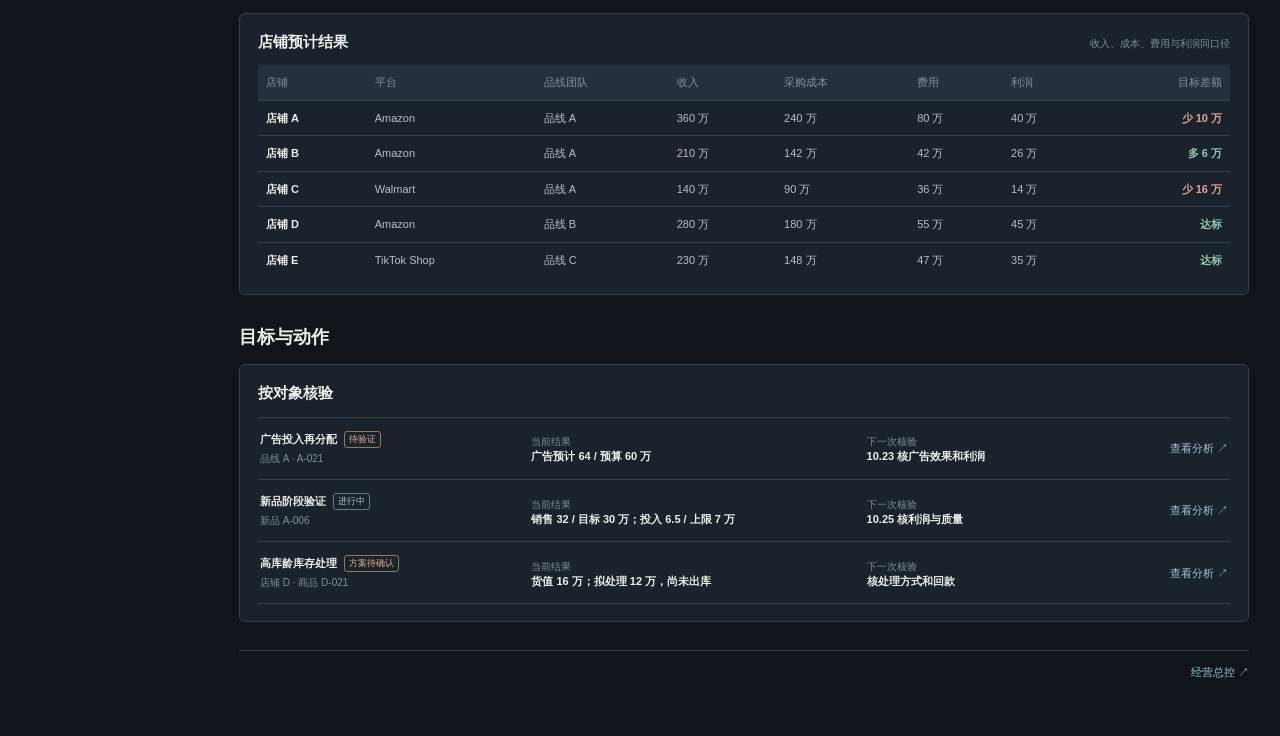
<file: v6/views.html>
<!doctype html>
<html lang="zh-CN">
<head>
<meta charset="utf-8">
<meta name="viewport" content="width=device-width,initial-scale=1">
<meta name="color-scheme" content="dark">
<title>经营管理中台｜分析视图</title>
<link rel="stylesheet" href="./style.css?v=20261010g">
<link rel="stylesheet" href="./views.css?v=20261010g">
</head>
<body>
<div class="shell">
  <aside class="side">
    <div class="brand"><div class="brandmark">经</div><div><strong>经营管理中台</strong><small>经营管理演示</small></div></div>
    <nav class="nav" id="viewNav" aria-label="产品导航"></nav>
    <div class="sidefoot">演示数据 · 2026 年 10 月<br>数据截至 10.18<br>金额单位：万元</div>
  </aside>
  <div class="content">
    <div class="topbar"><span>经营管理中台　/　<b id="routeCrumb">目标制定</b></span><a href="./index.html?v=20261010g">返回经营总控 ↗</a></div>
    <nav class="view-mobile-nav" id="viewMobileNav" aria-label="移动端产品导航"></nav>
    <main id="viewMain" tabindex="-1"></main>
  </div>
</div>
<template id="inventoryMapTemplate"><article class="panel map-panel">
          <div class="panelhead"><h3>货值分布</h3><span>当前货值 510 万 · 按存放环节</span></div>
          <div class="map-frame">
            <svg class="asset-map" viewBox="0 0 1200 470" role="img" aria-label="货值在国内仓、海外仓、平台仓和在途四个环节的分布示意，地点与线路不代表实际仓址">
              <defs><linearGradient id="mapRoute" gradientUnits="userSpaceOnUse" x1="265" y1="145" x2="970" y2="166"><stop stop-color="#63d5fa"/><stop offset=".5" stop-color="#aa94ff"/><stop offset="1" stop-color="#65e2c4"/></linearGradient></defs>
              <image href="./world-map.svg" x="0" y="0" width="1200" height="470"/>
              <path class="map-route-base" d="M970 166 C900 80 755 65 635 110 C510 60 375 75 265 145"/>
              <path class="map-route-motion" d="M970 166 C900 80 755 65 635 110 C510 60 375 75 265 145"/>
              <g class="map-node node-platform" transform="translate(265 145)"><circle class="map-halo" r="21"/><circle class="map-ring" r="9"/><circle class="map-core" r="4"/></g>
              <g class="map-node node-overseas" transform="translate(635 110)"><circle class="map-halo" r="17"/><circle class="map-ring" r="8"/><circle class="map-core" r="3.5"/></g>
              <g class="map-node node-domestic" transform="translate(970 166)"><circle class="map-halo" r="15"/><circle class="map-ring" r="7"/><circle class="map-core" r="3"/></g>
              <g class="map-node node-transit" transform="translate(795 100)"><circle class="map-halo" r="13"/><circle class="map-ring" r="6"/><circle class="map-core" r="2.8"/></g>
              <g class="map-callout platform-callout" transform="translate(128 177)"><rect width="170" height="60" rx="5"/><text x="13" y="24">平台仓</text><text class="map-value" x="13" y="47">230 万 · 45.1%</text></g>
              <g class="map-callout overseas-callout" transform="translate(540 150)"><rect width="170" height="60" rx="5"/><text x="13" y="24">海外仓</text><text class="map-value" x="13" y="47">150 万 · 29.4%</text></g>
              <g class="map-callout domestic-callout" transform="translate(977 213)"><rect width="170" height="60" rx="5"/><text x="13" y="24">国内仓</text><text class="map-value" x="13" y="47">80 万 · 15.7%</text></g>
              <g class="map-callout transit-callout" transform="translate(766 26)"><rect width="164" height="55" rx="5"/><text x="13" y="23">在途</text><text class="map-value" x="13" y="45">50 万 · 9.8%</text></g>
            </svg>
            <div class="map-watermark">GLOBAL INVENTORY / LOCATION VIEW</div>
            <div class="map-scroll-hint">左右滑动查看地图 →</div>
          </div>
          <div class="map-summary">
            <div><span>平台仓</span><b>230 万</b><small>45.1% · 90 天以上 20 万</small></div>
            <div><span>海外仓</span><b>150 万</b><small>29.4% · 90 天以上 32 万</small></div>
            <div><span>国内仓</span><b>80 万</b><small>15.7% · 90 天以上 16 万</small></div>
            <div><span>在途</span><b>50 万</b><small>9.8% · 90 天以上 0 万</small></div>
          </div>
          <p class="panelnote">仓位示意，非实际仓址或运输路线。</p>
        </article></template>
<script src="./views.js?v=20261010g"></script>
<script src="./motion.js?v=20261010g"></script>
<script src="./views-v5.js?v=20261010g"></script>
</body>
</html>
</file>
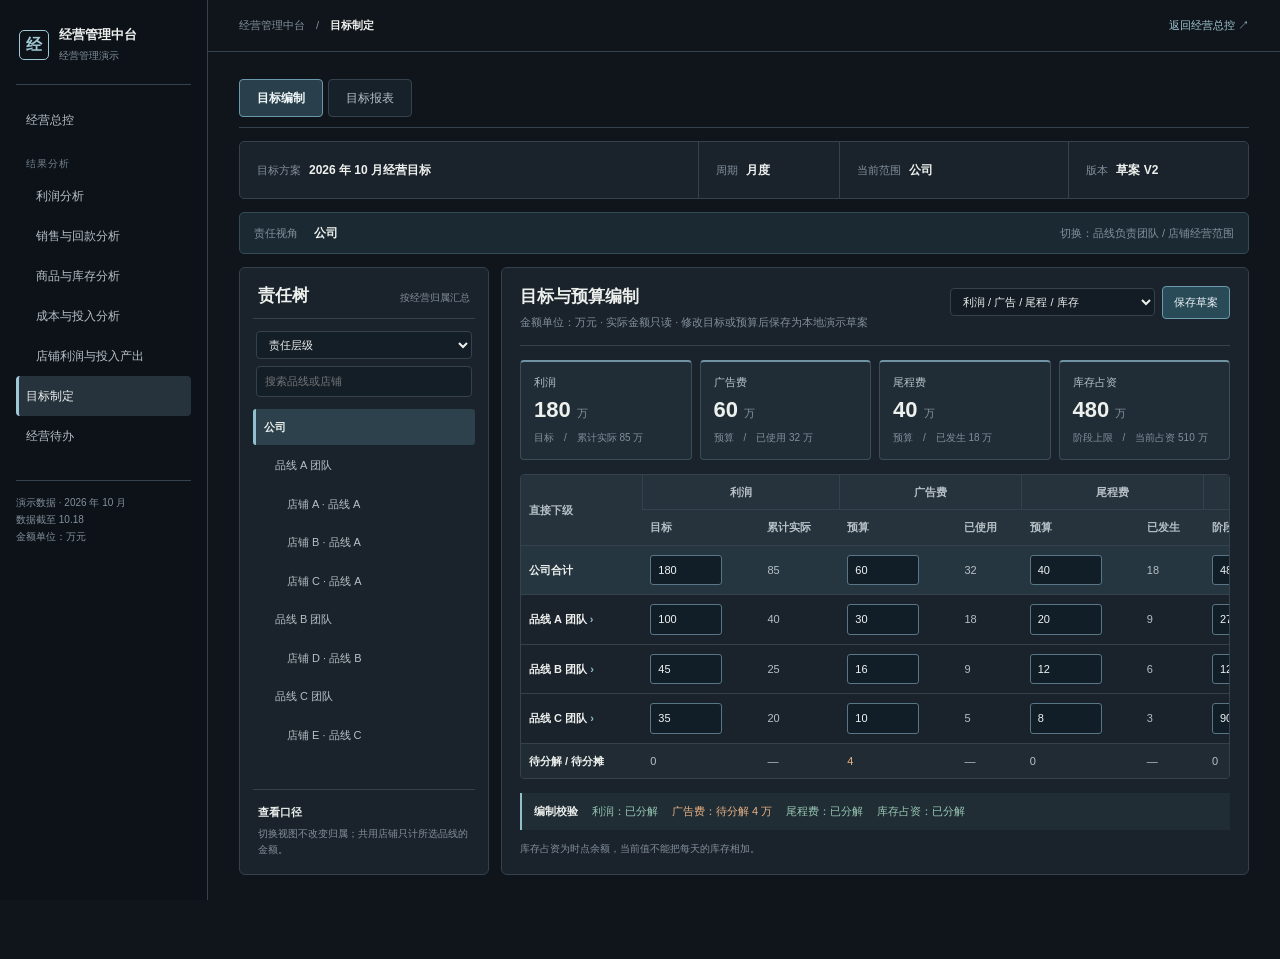
<file: v7/views.html>
<!doctype html>
<html lang="zh-CN">
<head>
<meta charset="utf-8">
<meta name="viewport" content="width=device-width,initial-scale=1">
<meta name="color-scheme" content="dark">
<title>经营管理中台｜分析视图</title>
<link rel="stylesheet" href="./style.css?v=20261013a">
<link rel="stylesheet" href="./views.css?v=20261013a">
<link rel="stylesheet" href="./goals-v7.css?v=20261013a">
</head>
<body>
<div class="shell">
  <aside class="side">
    <div class="brand"><div class="brandmark">经</div><div><strong>经营管理中台</strong><small>经营管理演示</small></div></div>
    <nav class="nav" id="viewNav" aria-label="产品导航"></nav>
    <div class="sidefoot">演示数据 · 2026 年 10 月<br>数据截至 10.18<br>金额单位：万元</div>
  </aside>
  <div class="content">
    <div class="topbar"><span>经营管理中台　/　<b id="routeCrumb">目标制定</b></span><a href="./index.html?v=20261013a">返回经营总控 ↗</a></div>
    <nav class="view-mobile-nav" id="viewMobileNav" aria-label="移动端产品导航"></nav>
    <main id="viewMain" tabindex="-1"></main>
  </div>
</div>
<template id="inventoryMapTemplate"><article class="panel map-panel">
          <div class="panelhead"><h3>货值分布</h3><span>当前货值 510 万 · 按存放环节</span></div>
          <div class="map-frame">
            <svg class="asset-map" viewBox="0 0 1200 470" role="img" aria-label="货值在国内仓、海外仓、平台仓和在途四个环节的分布示意，地点与线路不代表实际仓址">
              <defs><linearGradient id="mapRoute" gradientUnits="userSpaceOnUse" x1="265" y1="145" x2="970" y2="166"><stop stop-color="#63d5fa"/><stop offset=".5" stop-color="#aa94ff"/><stop offset="1" stop-color="#65e2c4"/></linearGradient></defs>
              <image href="./world-map.svg" x="0" y="0" width="1200" height="470"/>
              <path class="map-route-base" d="M970 166 C900 80 755 65 635 110 C510 60 375 75 265 145"/>
              <path class="map-route-motion" d="M970 166 C900 80 755 65 635 110 C510 60 375 75 265 145"/>
              <g class="map-node node-platform" transform="translate(265 145)"><circle class="map-halo" r="21"/><circle class="map-ring" r="9"/><circle class="map-core" r="4"/></g>
              <g class="map-node node-overseas" transform="translate(635 110)"><circle class="map-halo" r="17"/><circle class="map-ring" r="8"/><circle class="map-core" r="3.5"/></g>
              <g class="map-node node-domestic" transform="translate(970 166)"><circle class="map-halo" r="15"/><circle class="map-ring" r="7"/><circle class="map-core" r="3"/></g>
              <g class="map-node node-transit" transform="translate(795 100)"><circle class="map-halo" r="13"/><circle class="map-ring" r="6"/><circle class="map-core" r="2.8"/></g>
              <g class="map-callout platform-callout" transform="translate(128 177)"><rect width="170" height="60" rx="5"/><text x="13" y="24">平台仓</text><text class="map-value" x="13" y="47">230 万 · 45.1%</text></g>
              <g class="map-callout overseas-callout" transform="translate(540 150)"><rect width="170" height="60" rx="5"/><text x="13" y="24">海外仓</text><text class="map-value" x="13" y="47">150 万 · 29.4%</text></g>
              <g class="map-callout domestic-callout" transform="translate(977 213)"><rect width="170" height="60" rx="5"/><text x="13" y="24">国内仓</text><text class="map-value" x="13" y="47">80 万 · 15.7%</text></g>
              <g class="map-callout transit-callout" transform="translate(766 26)"><rect width="164" height="55" rx="5"/><text x="13" y="23">在途</text><text class="map-value" x="13" y="45">50 万 · 9.8%</text></g>
            </svg>
            <div class="map-watermark">GLOBAL INVENTORY / LOCATION VIEW</div>
            <div class="map-scroll-hint">左右滑动查看地图 →</div>
          </div>
          <div class="map-summary">
            <div><span>平台仓</span><b>230 万</b><small>45.1% · 90 天以上 20 万</small></div>
            <div><span>海外仓</span><b>150 万</b><small>29.4% · 90 天以上 32 万</small></div>
            <div><span>国内仓</span><b>80 万</b><small>15.7% · 90 天以上 16 万</small></div>
            <div><span>在途</span><b>50 万</b><small>9.8% · 90 天以上 0 万</small></div>
          </div>
          <p class="panelnote">仓位示意，非实际仓址或运输路线。</p>
        </article></template>
<script src="./views.js?v=20261013a"></script>
<script src="./motion.js?v=20261013a"></script>
<script src="./goals-v7.js?v=20261013a"></script>
<script src="./views-v5.js?v=20261013a"></script>
</body>
</html>
</file>
<file: style.css>
:root{--bg:#10151b;--side:#0d1218;--panel:#1a222b;--panel2:#222d37;--line:#35414d;--text:#edf0ed;--sub:#b7c0c6;--muted:#82909c;--ice:#9fc8d5;--good:#98c8b3;--warn:#e6b084;--bad:#e7a093}
*{box-sizing:border-box}html{scroll-behavior:smooth}body{margin:0;background:var(--bg);color:var(--text);font:13px/1.5 "PingFang SC","Microsoft YaHei",sans-serif}a{color:var(--ice);text-decoration:none}a:hover{text-decoration:underline}b,strong{font-weight:650}.shell{display:grid;grid-template-columns:208px minmax(0,1fr)}.side{position:sticky;top:0;height:100vh;background:var(--side);border-right:1px solid var(--line);padding:24px 16px}.brand{display:flex;gap:10px;align-items:center;padding:1px 3px 20px;border-bottom:1px solid var(--line)}.brandmark{width:30px;height:30px;border:1px solid var(--ice);border-radius:5px;display:grid;place-items:center;color:var(--ice);font-size:16px;font-weight:700}.brand strong{font-size:13px;display:block}.brand small{font-size:10px;color:var(--muted)}.nav{padding-top:17px}.nav a{display:block;padding:11px 10px;color:var(--sub);font-size:12px;border-radius:4px}.nav a:first-child{background:#26333d;color:var(--text);border-left:3px solid var(--ice);padding-left:7px}.sidefoot{position:absolute;bottom:21px;left:19px;right:19px;border-top:1px solid var(--line);padding-top:13px;color:var(--muted);font-size:10px;line-height:1.7}.content{min-width:0}.topbar{height:52px;border-bottom:1px solid var(--line);padding:0 31px;display:flex;align-items:center;justify-content:space-between;color:var(--muted);font-size:11px}.topbar b{color:var(--text)}main{max-width:1440px;margin:auto;padding:27px 31px 55px}.pagehead{display:flex;justify-content:space-between;align-items:start;gap:16px}.eyebrow{font-size:11px;letter-spacing:.07em;color:var(--ice);margin:0 0 4px}.pagehead h1{font-size:28px;line-height:1.25;margin:0}.pagehead p:last-child{margin:8px 0 0;color:var(--sub);font-size:12px}.stamp{border:1px solid #536e7a;border-radius:4px;padding:7px 10px;color:var(--ice);font-size:11px;white-space:nowrap}.filters{display:flex;flex-wrap:wrap;gap:7px;align-items:center;padding:20px 0 17px;border-bottom:1px solid var(--line)}.filter{background:var(--panel);border:1px solid var(--line);border-radius:4px;padding:7px 10px;color:var(--text);font-size:11px;min-width:110px}.filtermeta{color:var(--muted);font-size:11px;margin-left:8px}.section{margin-top:30px}.sectionhead{display:flex;align-items:baseline;justify-content:space-between;gap:15px;margin-bottom:11px}.sectionhead h2{font-size:19px;margin:0}.sectionhead span{color:var(--muted);font-size:11px;text-align:right}.hero{display:grid;grid-template-columns:repeat(3,minmax(0,1fr));gap:10px}.hero-card,.panel{background:var(--panel);border:1px solid var(--line);border-radius:6px;min-width:0}.hero-card{padding:15px 16px 12px}.hero-card:first-child{border-top:2px solid var(--ice)}.hero-card .tagline{display:flex;justify-content:space-between;gap:7px;color:var(--sub);font-size:11px}.hero-card .tagline small{color:var(--muted);font-size:10px}.hero-card .big{font-size:29px;line-height:1.2;font-weight:650;margin:13px 0 4px}.hero-card .big small{font-size:12px;color:var(--muted);font-weight:400}.hero-card .compare{color:var(--sub);font-size:11px}.hero-card .compare b{color:var(--text)}.hero-card .day{display:flex;justify-content:space-between;gap:8px;border-top:1px solid var(--line);padding-top:9px;margin-top:11px;color:var(--sub);font-size:11px}.hero-card .day b{color:var(--text)}.spark{width:100%;height:58px;display:block;margin-top:8px}.spark path.base{stroke:#41515d;stroke-width:1}.spark polyline{stroke:var(--ice);stroke-width:2;fill:none}.spark circle{fill:var(--ice)}.sparklabel{display:flex;justify-content:space-between;font-size:10px;color:var(--muted);margin-top:-2px}.grid2{display:grid;grid-template-columns:1fr 1fr;gap:12px}.grid2.wide-left{grid-template-columns:1.08fr .92fr}.grid2.wide-right{grid-template-columns:.9fr 1.1fr}.panel{padding:17px 18px}.panelhead{display:flex;justify-content:space-between;align-items:baseline;gap:10px;margin-bottom:11px}.panelhead h3{font-size:15px;margin:0}.panelhead span{font-size:11px;color:var(--muted);text-align:right}.panelnote{font-size:11px;color:var(--sub);margin:10px 0 0}.panelnote strong{color:var(--ice)}.summaryline{display:flex;flex-wrap:wrap;gap:8px;margin:0 0 11px}.summaryline span{background:var(--panel2);border:1px solid var(--line);padding:6px 8px;color:var(--sub);font-size:11px}.summaryline b{color:var(--text)}.scroll{overflow:auto}.table{width:100%;border-collapse:collapse;font-size:11px;white-space:nowrap}.table th{background:#24313b;color:var(--muted);font-weight:500;text-align:left}.table td,.table th{padding:8px 8px;border-bottom:1px solid var(--line)}.table tr:last-child td{border-bottom:0}.table td:first-child{color:var(--text);font-weight:600}.table td{color:var(--sub)}.bad{color:var(--bad)!important}.good{color:var(--good)!important}.warn{color:var(--warn)!important}.muted{color:var(--muted)!important}.subhead{font-size:12px;font-weight:600;color:var(--sub);margin:14px 0 7px}.split-profit{display:grid;grid-template-columns:1fr 1fr;gap:9px}.product-list{border:1px solid var(--line);background:var(--panel2);padding:10px}.product-list h4{font-size:12px;margin:0 0 7px}.product-row{display:grid;grid-template-columns:minmax(0,1fr) 58px;gap:2px 5px;padding:6px 0;border-top:1px solid var(--line);font-size:11px}.product-row:first-of-type{border-top:0}.product-row b{text-align:right}.product-row small{grid-column:1/-1;color:var(--muted);text-align:left;font-size:10px}.share-row{display:grid;grid-template-columns:102px minmax(0,1fr) 124px;gap:10px;align-items:center;padding:9px 0;border-bottom:1px solid var(--line);font-size:11px}.share-row:last-child{border-bottom:0}.share-row b{font-size:11px}.rail{height:9px;background:#32404b;border-radius:2px}.rail i{display:block;height:100%;background:#87a3b1;border-radius:2px}.share-row strong{text-align:right}.lineage{display:grid;grid-template-columns:repeat(4,minmax(0,1fr));gap:8px}.lineage div{border:1px solid var(--line);background:var(--panel2);padding:10px}.lineage span{display:block;color:var(--muted);font-size:10px}.lineage b{display:block;margin-top:4px;font-size:17px}.lineage small{color:var(--sub);font-size:10px}.bridge-note{border-left:2px solid var(--ice);background:#25323c;padding:10px 12px;margin-top:12px;color:var(--sub);font-size:11px}.bridge-note b{color:var(--text)}.costrow{display:grid;grid-template-columns:90px minmax(0,1fr) 48px;align-items:center;gap:8px;padding:5px 0;color:var(--sub);font-size:11px}.costrow b{text-align:right;color:var(--text)}.costrow .rail{height:7px}.costrow .rail i{background:#98abb5}.signal{padding:9px 0;border-top:1px solid var(--line)}.signal:first-of-type{border-top:0}.signal strong{font-size:12px}.signal p{margin:3px 0;color:var(--sub);font-size:11px}.location-row{display:grid;grid-template-columns:92px minmax(0,1fr) 120px;gap:9px;align-items:center;padding:7px 0;border-top:1px solid var(--line);font-size:11px}.location-row:first-of-type{border-top:0}.location-row b{color:var(--text)}.location-row .right{text-align:right;color:var(--sub)}.agebar{display:flex;height:31px;gap:3px;margin:10px 0}.agebar span{display:grid;place-items:center;font-size:10px;color:#ecf2f1;white-space:nowrap;overflow:hidden}.agebar span:nth-child(1){background:#405f6b}.agebar span:nth-child(2){background:#65808a}.agebar span:nth-child(3){background:#956f68}.mattergrid{display:grid;grid-template-columns:.95fr 1.05fr;gap:12px}.matteritem{border-top:1px solid var(--line);padding:10px 0}.matteritem:first-of-type{border-top:0}.matteritem strong{font-size:12px}.matteritem p{font-size:11px;color:var(--sub);margin:4px 0 0}.footer{margin-top:32px;padding-top:18px;border-top:1px solid var(--line);color:var(--muted);font-size:11px}.footer a{margin-right:16px}
@media(max-width:1180px){.split-profit{grid-template-columns:1fr}.shell{grid-template-columns:178px minmax(0,1fr)}main{padding:24px}.topbar{padding:0 24px}.hero{grid-template-columns:repeat(2,minmax(0,1fr))}}
@media(max-width:800px){.shell{display:block}.side{display:none}.topbar{padding:0 16px}.topbar a{display:none}main{padding:21px 16px}.pagehead{display:block}.stamp{display:inline-block;margin-top:12px}.filters{gap:6px}.filter{min-width:0}.filtermeta{width:100%;margin-left:0}.grid2,.grid2.wide-left,.grid2.wide-right,.mattergrid{grid-template-columns:1fr}.sectionhead{display:block}.sectionhead span{display:block;text-align:left;margin-top:3px}.lineage{grid-template-columns:repeat(2,minmax(0,1fr))}}
@media(max-width:520px){.hero{grid-template-columns:1fr}.split-profit{grid-template-columns:1fr}.table{min-width:540px}.product-row{grid-template-columns:minmax(0,1fr) 58px}.share-row{grid-template-columns:79px minmax(0,1fr) 95px;gap:5px}.location-row{grid-template-columns:84px minmax(0,1fr) 105px;gap:5px}}
/* Profit analysis: selectable daily and monthly views. */
[hidden]{display:none!important}.trend-panel{margin-bottom:0}.period-switch{display:flex;gap:2px;border:1px solid var(--line);padding:2px;border-radius:4px;background:#141c24}.period-switch button{border:0;background:transparent;color:var(--sub);padding:5px 12px;font:inherit;font-size:11px;border-radius:3px;cursor:pointer}.period-switch button[aria-pressed="true"]{background:#31424e;color:var(--text)}.period-switch button:focus-visible{outline:2px solid var(--ice);outline-offset:2px}.chart-view{min-width:0}.chart-legend{display:flex;justify-content:flex-end;gap:15px;color:var(--muted);font-size:10px}.chart-legend span{display:flex;align-items:center;gap:5px}.chart-legend i{display:inline-block;width:15px;border-top:2px solid #7b8b98}.chart-legend .legend-actual{border-color:var(--ice)}.chart-legend .legend-forecast{border-color:var(--ice);border-top-style:dashed}.profit-chart{width:100%;height:220px;display:block}.profit-chart .chart-grid{fill:none;stroke:#40505d;stroke-width:1}.profit-chart .chart-plan{fill:none;stroke:#697a87;stroke-width:2}.profit-chart .chart-actual{fill:none;stroke:var(--ice);stroke-width:3}.profit-chart .chart-forecast{fill:none;stroke:var(--ice);stroke-width:2.5;stroke-dasharray:6 6}.profit-chart .chart-cut{fill:none;stroke:#728493;stroke-width:1;stroke-dasharray:3 5}.profit-chart circle{fill:var(--ice)}.profit-chart text{fill:var(--sub);font-size:11px}.chart-x{display:flex;justify-content:space-between;color:var(--muted);font-size:10px;margin-top:-7px;padding:0 2%}.chart-facts{display:flex;justify-content:space-between;gap:12px;border-top:1px solid var(--line);margin-top:13px;padding-top:10px;color:var(--sub);font-size:11px}.chart-facts b{color:var(--text)}
/* Income and spending bars share one scale in each comparison. */
.paired-legend{display:flex;align-items:center;gap:12px;color:var(--sub);font-size:10px;margin-bottom:5px}.paired-legend span{display:flex;align-items:center;gap:5px}.paired-legend i{display:inline-block;width:13px;height:7px}.paired-legend .income-key{background:var(--ice)}.paired-legend .spend-key{background:#758793}.paired-legend small{margin-left:auto;color:var(--muted);font-size:10px}.paired-list{margin-bottom:11px;padding:2px 0 8px;border-bottom:1px solid var(--line)}.paired-row{display:grid;grid-template-columns:96px minmax(0,1fr) 95px;gap:8px;align-items:center;padding:5px 0;font-size:10px}.paired-row b{font-size:11px}.paired-row small{font-size:10px;text-align:right;color:var(--sub)}.pair-lines{display:grid;gap:3px}.pair-lines .rail{height:6px}.pair-lines i{height:100%}.pair-lines .income-fill{background:var(--ice)}.pair-lines .spend-fill{background:#758793}.paired-list.stores{display:grid;grid-template-columns:repeat(2,minmax(0,1fr));column-gap:26px}
/* Action monitoring remains distinct from decisions. */
.status{display:inline-block;border:1px solid #52616e;border-radius:3px;padding:3px 7px;color:var(--sub);font-size:10px;white-space:nowrap;font-weight:400}.status.active{border-color:#647498;color:#bdc9f2}.status.warn{border-color:#866d58;color:var(--warn)}.status.bad-status{border-color:#895d59;color:var(--bad)}.actions-panel{padding:8px 17px}.actions-table{min-width:1080px;table-layout:fixed;white-space:normal}.actions-table th:nth-child(1){width:25%}.actions-table th:nth-child(2){width:11%}.actions-table th:nth-child(3){width:23%}.actions-table th:nth-child(4){width:27%}.actions-table th:nth-child(5){width:14%}.actions-table td,.actions-table th{padding:11px 9px;vertical-align:top}.actions-table td small{display:block;color:var(--muted);font-size:10px;margin-top:3px}
@media(max-width:800px){.paired-list.stores{grid-template-columns:1fr}.chart-view{overflow-x:auto}.profit-chart{min-width:650px}.chart-x{min-width:650px}.chart-facts{display:block}.chart-facts span{display:block;margin-top:4px}}
@media(max-width:520px){.paired-row{grid-template-columns:78px minmax(0,1fr) 70px;gap:5px}.paired-legend{flex-wrap:wrap}.paired-legend small{width:100%;margin:0}}
/* Order distribution: chart for proportions, table for exact counts. */
.order-chart{padding:4px 0 10px;margin-bottom:10px;border-bottom:1px solid var(--line)}
.order-row{display:grid;grid-template-columns:96px minmax(0,1fr) 56px;gap:8px;align-items:center;padding:6px 0;font-size:11px}
.order-row b{font-size:11px}
.order-row small{text-align:right;color:var(--sub);font-size:10px}
.order-row .rail{height:8px}
.order-row .rail i{background:var(--ice)}
@media(max-width:520px){.order-row{grid-template-columns:78px minmax(0,1fr) 48px;gap:5px}}
/* Distribution pies use the same slice color for each platform or store. */
.pie-block,.pie-pair{display:grid;align-items:center;gap:16px;padding:8px 0 14px;margin-bottom:10px;border-bottom:1px solid var(--line)}
.pie-block{grid-template-columns:148px minmax(0,1fr)}
.pie-pair{grid-template-columns:126px 126px minmax(0,1fr);gap:13px}
.pie{width:118px;aspect-ratio:1;border-radius:50%;border:2px solid #30404b}
.order-pie .pie{width:148px}
.pie-group{display:grid;justify-items:center;gap:9px}
.pie-group>b{font-size:11px;color:var(--sub);font-weight:500}
.pie-legend{display:grid;gap:8px;align-content:center;min-width:0}
.pie-legend>div{display:flex;align-items:center;gap:7px;color:var(--sub);font-size:11px;white-space:nowrap}
.pie-legend i{display:inline-block;width:9px;height:9px;flex:none;border-radius:2px}
.pie-legend span{min-width:0;overflow:hidden;text-overflow:ellipsis}
.pie-legend b{margin-left:auto;color:var(--text);font-size:11px}
.pie-legend .slice-a{background:#587EB8}.pie-legend .slice-b{background:#C79A58}.pie-legend .slice-c{background:#509D93}.pie-legend .slice-d{background:#B4757B}.pie-legend .slice-e{background:#8D7CB1}
.pie-order{background:conic-gradient(#587EB8 0 66.25%,#C79A58 66.25% 80%,#509D93 80% 100%)}
.pie-platform-income{background:conic-gradient(#587EB8 0 69.6721%,#C79A58 69.6721% 81.1475%,#509D93 81.1475% 100%)}
.pie-platform-spend{background:conic-gradient(#587EB8 0 69.7170%,#C79A58 69.7170% 81.6038%,#509D93 81.6038% 100%)}
.store-pies{grid-template-columns:150px 150px minmax(0,160px);justify-content:center;gap:38px}
.store-pies .pie{width:144px}
.pie-store-income{background:conic-gradient(#587EB8 0 29.5082%,#C79A58 29.5082% 46.7213%,#509D93 46.7213% 58.1967%,#B4757B 58.1967% 81.1475%,#8D7CB1 81.1475% 100%)}
.pie-store-spend{background:conic-gradient(#587EB8 0 30.1887%,#C79A58 30.1887% 47.5472%,#509D93 47.5472% 59.4340%,#B4757B 59.4340% 81.6038%,#8D7CB1 81.6038% 100%)}
@media(max-width:1180px){.pie-pair{grid-template-columns:108px 108px minmax(0,1fr);gap:9px}.pie-pair .pie{width:100px}.store-pies{grid-template-columns:130px 130px minmax(0,150px);gap:20px}.store-pies .pie{width:124px}}
@media(max-width:800px){.pie-pair{grid-template-columns:126px 126px minmax(0,1fr);gap:13px}.pie-pair .pie{width:118px}.store-pies{grid-template-columns:150px 150px minmax(0,160px);gap:24px}.store-pies .pie{width:144px}}
@media(max-width:520px){.pie-block{grid-template-columns:116px minmax(0,1fr);gap:12px}.order-pie .pie{width:112px}.pie-pair,.store-pies{grid-template-columns:1fr 1fr;gap:12px}.pie-pair .pie,.store-pies .pie{width:min(30vw,130px)}.pie-pair .pie-legend{grid-column:1/-1;grid-template-columns:repeat(3,minmax(0,1fr));gap:6px}.store-pies .pie-legend{grid-template-columns:repeat(3,minmax(0,1fr))}.pie-legend>div{font-size:10px}.pie-legend b{font-size:10px}}
@media(max-width:520px){.order-table{min-width:0}.order-table td,.order-table th{padding-left:5px;padding-right:5px}}
/* V5: searchable daily profit and separated revenue/expense distributions. */
.chart-controls{display:flex;align-items:center;flex-wrap:wrap;gap:9px;color:var(--sub);font-size:11px}
.chart-controls>span{margin-right:auto}
.chart-controls label{display:flex;align-items:center;gap:5px}
.chart-controls input{background:#131c24;border:1px solid var(--line);border-radius:4px;color:var(--text);font:inherit;padding:5px 7px;color-scheme:dark}
.chart-controls button{border:1px solid #587787;border-radius:4px;background:#2b4350;color:var(--text);font:inherit;padding:6px 12px;cursor:pointer}
.chart-controls button:hover{background:#345461}
.chart-message{color:var(--muted);font-size:10px;margin:8px 0 0}
.chart-message.error{color:var(--bad)}
.daily-chart{height:230px}
.daily-chart .daily-fill{fill:#8db6c2;fill-opacity:.11}
.daily-chart .daily-line{fill:none;stroke:var(--ice);stroke-width:2.6;stroke-linecap:round;stroke-linejoin:round}
.daily-chart .daily-dot{fill:var(--ice);stroke:#14232c;stroke-width:2}
.daily-chart .daily-label,.daily-chart .daily-y{fill:var(--sub);font-size:10px}
.revenue-pie{grid-template-columns:148px minmax(0,1fr)}
.revenue-pie .pie{width:148px}
.store-revenue-pie{grid-template-columns:176px minmax(0,240px);justify-content:center;gap:28px}
.store-revenue-pie .pie{width:176px}
.expense-panel{border-top:2px solid #8ab7c4}
.expense-switch{display:flex;gap:3px;border-bottom:1px solid var(--line);margin:4px 0 13px}
.expense-switch button{border:0;border-bottom:2px solid transparent;background:transparent;color:var(--sub);font:inherit;font-size:11px;padding:8px 13px;cursor:pointer}
.expense-switch button[aria-selected="true"]{color:var(--ice);border-bottom-color:var(--ice)}
.expense-switch button:focus-visible,.chart-controls button:focus-visible{outline:2px solid var(--ice);outline-offset:2px}
.expense-layout{display:grid;grid-template-columns:minmax(240px,.42fr) minmax(0,1fr);gap:22px;align-items:center}
.expense-graphic{display:grid;grid-template-columns:144px minmax(0,1fr);align-items:center;gap:16px}
.expense-graphic .pie{width:144px}
.expense-graphic .pie-legend>div{font-size:10px}
.expense-graphic .pie-legend b{font-size:10px}
.map-panel{padding:17px 18px 15px}
.map-frame{position:relative;overflow:hidden;background:radial-gradient(ellipse at 63% 35%,#233c49 0%,#172630 58%,#132029 100%);border:1px solid #3c5764;border-radius:5px}
.map-frame::before{content:"";position:absolute;inset:0;background:linear-gradient(90deg,transparent 24.8%,rgba(134,181,194,.06) 25%,transparent 25.2%,transparent 49.8%,rgba(134,181,194,.06) 50%,transparent 50.2%,transparent 74.8%,rgba(134,181,194,.06) 75%,transparent 75.2%),linear-gradient(0deg,transparent 24.8%,rgba(134,181,194,.05) 25%,transparent 25.2%,transparent 49.8%,rgba(134,181,194,.05) 50%,transparent 50.2%,transparent 74.8%,rgba(134,181,194,.05) 75%,transparent 75.2%);pointer-events:none}
.asset-map{display:block;width:100%;height:auto;min-width:760px}
.map-route-base{fill:none;stroke:#88b6c5;stroke-width:2;opacity:.25}
.map-route-motion{fill:none;stroke:#a9d4df;stroke-width:2.5;stroke-dasharray:7 10;animation:route-shift 8s linear infinite}
.map-halo{fill:#98c8d5;opacity:.11;animation:halo-pulse 3s ease-in-out infinite}
.map-ring{fill:none;stroke:#b1d8df;stroke-width:2;opacity:.8}
.map-core{fill:#d8ebea}
.node-overseas .map-halo{animation-delay:.7s}.node-domestic .map-halo{animation-delay:1.4s}.node-transit .map-halo{animation-delay:2.1s}
.map-callout rect{fill:#142630;fill-opacity:.94;stroke:#648995;stroke-width:1}
.map-callout text{fill:#c9d9da;font-size:16px;font-weight:600}
.map-callout .map-value{fill:#a7d1dc;font-size:19px;font-weight:700}
.transit-callout rect{stroke:#9d9f8b}.transit-callout .map-value{fill:#dbd4b0}
.map-watermark{position:absolute;left:18px;bottom:12px;font-size:10px;color:#9ab7bf;letter-spacing:.13em;opacity:.7;pointer-events:none}
.map-summary{display:grid;grid-template-columns:repeat(4,minmax(0,1fr));gap:8px;margin-top:10px}
.map-summary div{background:#202e38;border:1px solid #3e5360;padding:9px 11px}
.map-summary span,.map-summary b,.map-summary small{display:block}
.map-summary span{color:var(--sub);font-size:11px}
.map-summary b{font-size:19px;margin:3px 0;color:var(--text)}
.map-summary small{font-size:10px;color:var(--muted)}
@keyframes route-shift{to{stroke-dashoffset:-136}}
@keyframes halo-pulse{50%{opacity:.25;transform:scale(1.25)}}
@media(prefers-reduced-motion:reduce){.map-route-motion,.map-halo{animation:none}}
@media(max-width:1180px){.expense-layout{grid-template-columns:1fr}.expense-graphic{grid-template-columns:144px minmax(0,1fr)}}
@media(max-width:800px){.map-frame{overflow-x:auto}.map-summary{grid-template-columns:repeat(2,minmax(0,1fr))}.expense-layout{grid-template-columns:1fr}.store-revenue-pie{justify-content:start}}
@media(max-width:520px){.chart-controls>span{width:100%}.chart-controls label{flex:1}.chart-controls input{min-width:0;width:100%}.revenue-table{min-width:0}.store-revenue-pie{grid-template-columns:120px minmax(0,1fr);gap:13px}.store-revenue-pie .pie{width:118px}.store-revenue-pie .pie-legend{display:grid;grid-template-columns:1fr}.expense-graphic{grid-template-columns:120px minmax(0,1fr);gap:10px}.expense-graphic .pie{width:118px}.map-summary{grid-template-columns:repeat(2,minmax(0,1fr))}.map-summary b{font-size:16px}}
.map-scroll-hint{display:none}
@media(max-width:800px){.map-scroll-hint{display:block;position:sticky;left:8px;bottom:8px;width:max-content;margin:-29px 8px 8px auto;padding:4px 7px;border:1px solid #557380;border-radius:3px;background:#142630e6;color:#c1d6da;font-size:10px;pointer-events:none}}
/* Final color refinement: vivid data marks, restrained dark surfaces. */
.trend-panel{border-top:2px solid #69d8ff}
.daily-chart .daily-fill{fill:#48bce9;fill-opacity:.18}
.daily-chart .daily-line{stroke:#68d6ff;stroke-width:3;filter:drop-shadow(0 0 4px #39bce888)}
.daily-chart .daily-dot{fill:#d9f9ff;stroke:#2785a9;stroke-width:1.7}
.daily-chart .daily-label{fill:#b9f0ff;font-weight:700}
.profit-chart .chart-grid{stroke:#3b5564}
.profit-chart .chart-plan{stroke:#8ca9bc}
.profit-chart .chart-actual{stroke:#69d8ff;filter:drop-shadow(0 0 4px #47bcec99)}
.profit-chart .chart-forecast{stroke:#b29cff;filter:drop-shadow(0 0 4px #9e83e688)}
.profit-chart circle{fill:#c9f4ff}
.chart-legend .legend-actual{border-color:#69d8ff}
.chart-legend .legend-forecast{border-color:#b29cff}
.pie{border:0;box-shadow:0 0 0 1px #ffffff20}
.pie-legend .slice-a{background:#587EB8}.pie-legend .slice-b{background:#C79A58}.pie-legend .slice-c{background:#509D93}.pie-legend .slice-d{background:#B4757B}.pie-legend .slice-e{background:#8D7CB1}
.pie-order{background:conic-gradient(#587EB8 0 66.25%,#C79A58 66.25% 80%,#509D93 80% 100%)}
.pie-platform-income{background:conic-gradient(#587EB8 0 69.6721%,#C79A58 69.6721% 81.1475%,#509D93 81.1475% 100%)}
.pie-store-income{background:conic-gradient(#587EB8 0 29.5082%,#C79A58 29.5082% 46.7213%,#509D93 46.7213% 58.1967%,#B4757B 58.1967% 81.1475%,#8D7CB1 81.1475% 100%)}
.map-frame{background:radial-gradient(ellipse at 58% 34%,#1c4257 0%,#122c3d 57%,#0e1e2a 100%);border-color:#49788d;box-shadow:inset 0 0 45px #3aa8d21a}
.map-route-base{stroke:url(#mapRoute);stroke-width:4;opacity:.32;filter:drop-shadow(0 0 7px #5acaf8aa)}
.map-route-motion{stroke:url(#mapRoute);stroke-width:2.9;filter:drop-shadow(0 0 5px #62d6fa99)}
.map-node .map-halo{opacity:.18}
.node-platform .map-halo,.node-platform .map-core{fill:#65cffa}.node-platform .map-ring{stroke:#b0edff}
.node-overseas .map-halo,.node-overseas .map-core{fill:#a695ff}.node-overseas .map-ring{stroke:#d5caff}
.node-domestic .map-halo,.node-domestic .map-core{fill:#5ee0c4}.node-domestic .map-ring{stroke:#b7f5e4}
.node-transit .map-halo,.node-transit .map-core{fill:#f1c77f}.node-transit .map-ring{stroke:#ffe0aa}
.map-callout rect{fill:#102633;fill-opacity:.96;stroke-width:1.4}
.platform-callout rect{stroke:#65cffa}.platform-callout .map-value{fill:#8de1ff}
.overseas-callout rect{stroke:#a695ff}.overseas-callout .map-value{fill:#cec3ff}
.domestic-callout rect{stroke:#5ee0c4}.domestic-callout .map-value{fill:#a5f2dc}
.transit-callout rect{stroke:#f1c77f}.transit-callout .map-value{fill:#ffdb9b}
.map-summary div:nth-child(1){border-top:2px solid #65cffa}.map-summary div:nth-child(2){border-top:2px solid #a695ff}.map-summary div:nth-child(3){border-top:2px solid #5ee0c4}.map-summary div:nth-child(4){border-top:2px solid #f1c77f}
.agebar{height:20px;margin-bottom:10px}
.agebar span:nth-child(1){background:#4ebde1}.agebar span:nth-child(2){background:#6d91dc}.agebar span:nth-child(3){background:#e8b16b}.agebar span:nth-child(4){background:#e78387}
.age-legend{display:grid;grid-template-columns:repeat(4,minmax(0,1fr));gap:8px;margin-bottom:12px}
.age-legend>div{display:grid;grid-template-columns:8px minmax(0,1fr);gap:1px 7px;align-items:center;border:1px solid var(--line);background:#202c36;padding:8px 9px;min-width:0}
.age-legend i{grid-row:1/3;width:8px;height:20px;border-radius:2px;background:#4ebde1}
.age-legend>div:nth-child(2) i{background:#6d91dc}.age-legend>div:nth-child(3) i{background:#e8b16b}.age-legend>div:nth-child(4) i{background:#e78387}
.age-legend span{color:var(--sub);font-size:10px}
.age-legend b{color:var(--text);font-size:15px;line-height:1.1}
.age-legend small{grid-column:2;color:var(--muted);font-size:10px}
@media(max-width:800px){.age-legend{grid-template-columns:repeat(2,minmax(0,1fr))}}
/* Chart entry motion is controlled centrally by motion.js. */

/* Interactive scope filters and their store-level summary. */
.filter{display:flex;align-items:center;gap:7px;white-space:nowrap}.filter select{appearance:auto;background:transparent;border:0;color:var(--text);font:inherit;min-width:65px;max-width:125px;cursor:pointer}.filter select:focus-visible,.filter-reset:focus-visible{outline:2px solid var(--ice);outline-offset:3px}.filter select option{background:var(--panel);color:var(--text)}.filter-reset{border:1px solid #59717c;background:transparent;color:var(--ice);border-radius:4px;padding:7px 10px;font:inherit;font-size:11px;cursor:pointer}.filter-reset:hover{background:#26333d}.scope-card{min-height:122px}.scope-card .compare{line-height:1.6}.scope-table{min-width:660px}.scope-table td small{display:block;color:var(--muted);font-size:10px;font-weight:400}.scope-contribution{padding:9px 0;border-top:1px solid var(--line)}.scope-contribution:first-of-type{border-top:0}.scope-contribution>div:first-child{display:flex;justify-content:space-between;gap:12px;font-size:11px}.scope-contribution>div:first-child span,.scope-contribution small{color:var(--sub)}.scope-contribution .rail{margin:7px 0}.scope-contribution .rail i{background:var(--ice)}.scope-contribution small{font-size:10px}.scope-lineage{grid-template-columns:repeat(2,minmax(0,1fr))}.scope-stock-row,.scope-list-row{display:grid;grid-template-columns:minmax(0,1fr) auto;gap:3px 12px;padding:9px 0;border-top:1px solid var(--line);font-size:11px}.scope-stock-row:first-of-type,.scope-list-row:first-of-type{border-top:0}.scope-stock-row span:nth-child(2),.scope-list-row span{color:var(--sub)}.scope-stock-row b{grid-column:1/-1;font-weight:400;color:var(--muted)}.scope-list-row small{grid-column:1/-1;color:var(--muted);font-size:10px}.scope-empty{color:var(--sub)}.scope-disclaimer{margin:24px 0 0;color:var(--muted);font-size:10px}
@media(max-width:520px){.filter{flex:1 1 calc(50% - 6px);justify-content:space-between}.filter select{min-width:0}.scope-contribution>div:first-child{display:block}.scope-contribution>div:first-child span{display:block;margin-top:2px}.scope-lineage{grid-template-columns:repeat(2,minmax(0,1fr))}}

/* Integrated navigation for the multi-view demo. */
.side{overflow-y:auto}.sidefoot{position:static;margin-top:24px}.nav .nav-label{display:block;margin:16px 10px 5px;color:#71808c;font-size:10px;letter-spacing:.1em}.nav a.sub{padding-left:20px}.nav a:first-child{background:none;color:var(--sub);border-left:0;padding-left:10px}.nav a.active{background:#26333d;color:var(--text);border-left:3px solid var(--ice);padding-left:7px}
.section-jump{color:var(--ice);white-space:nowrap;font-size:11px}.section-jump:hover{text-decoration:underline}
.mobile-product-nav{display:none}@media(max-width:800px){.mobile-product-nav{display:flex;gap:6px;overflow-x:auto;padding:10px 16px;border-bottom:1px solid var(--line);scrollbar-width:thin}.mobile-product-nav a{display:block;flex:none;padding:7px 9px;border:1px solid var(--line);border-radius:4px;color:var(--sub);font-size:11px}.mobile-product-nav a.active{color:var(--text);border-color:#7291a1;background:#26333d}}
.sr-only{position:absolute!important;width:1px!important;height:1px!important;padding:0!important;margin:-1px!important;overflow:hidden!important;clip:rect(0,0,0,0)!important;white-space:nowrap!important;border:0!important}
</file>
<file: v6/style.css>
:root{--bg:#10151b;--side:#0d1218;--panel:#1a222b;--panel2:#222d37;--line:#35414d;--text:#edf0ed;--sub:#b7c0c6;--muted:#82909c;--ice:#9fc8d5;--good:#98c8b3;--warn:#e6b084;--bad:#e7a093}
*{box-sizing:border-box}html{scroll-behavior:smooth}body{margin:0;background:var(--bg);color:var(--text);font:13px/1.5 "PingFang SC","Microsoft YaHei",sans-serif}a{color:var(--ice);text-decoration:none}a:hover{text-decoration:underline}b,strong{font-weight:650}.shell{display:grid;grid-template-columns:208px minmax(0,1fr)}.side{position:sticky;top:0;height:100vh;background:var(--side);border-right:1px solid var(--line);padding:24px 16px}.brand{display:flex;gap:10px;align-items:center;padding:1px 3px 20px;border-bottom:1px solid var(--line)}.brandmark{width:30px;height:30px;border:1px solid var(--ice);border-radius:5px;display:grid;place-items:center;color:var(--ice);font-size:16px;font-weight:700}.brand strong{font-size:13px;display:block}.brand small{font-size:10px;color:var(--muted)}.nav{padding-top:17px}.nav a{display:block;padding:11px 10px;color:var(--sub);font-size:12px;border-radius:4px}.nav a:first-child{background:#26333d;color:var(--text);border-left:3px solid var(--ice);padding-left:7px}.sidefoot{position:absolute;bottom:21px;left:19px;right:19px;border-top:1px solid var(--line);padding-top:13px;color:var(--muted);font-size:10px;line-height:1.7}.content{min-width:0}.topbar{height:52px;border-bottom:1px solid var(--line);padding:0 31px;display:flex;align-items:center;justify-content:space-between;color:var(--muted);font-size:11px}.topbar b{color:var(--text)}main{max-width:1440px;margin:auto;padding:27px 31px 55px}.pagehead{display:flex;justify-content:space-between;align-items:start;gap:16px}.eyebrow{font-size:11px;letter-spacing:.07em;color:var(--ice);margin:0 0 4px}.pagehead h1{font-size:28px;line-height:1.25;margin:0}.pagehead p:last-child{margin:8px 0 0;color:var(--sub);font-size:12px}.stamp{border:1px solid #536e7a;border-radius:4px;padding:7px 10px;color:var(--ice);font-size:11px;white-space:nowrap}.filters{display:flex;flex-wrap:wrap;gap:7px;align-items:center;padding:20px 0 17px;border-bottom:1px solid var(--line)}.filter{background:var(--panel);border:1px solid var(--line);border-radius:4px;padding:7px 10px;color:var(--text);font-size:11px;min-width:110px}.filtermeta{color:var(--muted);font-size:11px;margin-left:8px}.section{margin-top:30px}.sectionhead{display:flex;align-items:baseline;justify-content:space-between;gap:15px;margin-bottom:11px}.sectionhead h2{font-size:19px;margin:0}.sectionhead span{color:var(--muted);font-size:11px;text-align:right}.hero{display:grid;grid-template-columns:repeat(3,minmax(0,1fr));gap:10px}.hero-card,.panel{background:var(--panel);border:1px solid var(--line);border-radius:6px;min-width:0}.hero-card{padding:15px 16px 12px}.hero-card:first-child{border-top:2px solid var(--ice)}.hero-card .tagline{display:flex;justify-content:space-between;gap:7px;color:var(--sub);font-size:11px}.hero-card .tagline small{color:var(--muted);font-size:10px}.hero-card .big{font-size:29px;line-height:1.2;font-weight:650;margin:13px 0 4px}.hero-card .big small{font-size:12px;color:var(--muted);font-weight:400}.hero-card .compare{color:var(--sub);font-size:11px}.hero-card .compare b{color:var(--text)}.hero-card .day{display:flex;justify-content:space-between;gap:8px;border-top:1px solid var(--line);padding-top:9px;margin-top:11px;color:var(--sub);font-size:11px}.hero-card .day b{color:var(--text)}.spark{width:100%;height:58px;display:block;margin-top:8px}.spark path.base{stroke:#41515d;stroke-width:1}.spark polyline{stroke:var(--ice);stroke-width:2;fill:none}.spark circle{fill:var(--ice)}.sparklabel{display:flex;justify-content:space-between;font-size:10px;color:var(--muted);margin-top:-2px}.grid2{display:grid;grid-template-columns:1fr 1fr;gap:12px}.grid2.wide-left{grid-template-columns:1.08fr .92fr}.grid2.wide-right{grid-template-columns:.9fr 1.1fr}.panel{padding:17px 18px}.panelhead{display:flex;justify-content:space-between;align-items:baseline;gap:10px;margin-bottom:11px}.panelhead h3{font-size:15px;margin:0}.panelhead span{font-size:11px;color:var(--muted);text-align:right}.panelnote{font-size:11px;color:var(--sub);margin:10px 0 0}.panelnote strong{color:var(--ice)}.summaryline{display:flex;flex-wrap:wrap;gap:8px;margin:0 0 11px}.summaryline span{background:var(--panel2);border:1px solid var(--line);padding:6px 8px;color:var(--sub);font-size:11px}.summaryline b{color:var(--text)}.scroll{overflow:auto}.table{width:100%;border-collapse:collapse;font-size:11px;white-space:nowrap}.table th{background:#24313b;color:var(--muted);font-weight:500;text-align:left}.table td,.table th{padding:8px 8px;border-bottom:1px solid var(--line)}.table tr:last-child td{border-bottom:0}.table td:first-child{color:var(--text);font-weight:600}.table td{color:var(--sub)}.bad{color:var(--bad)!important}.good{color:var(--good)!important}.warn{color:var(--warn)!important}.muted{color:var(--muted)!important}.subhead{font-size:12px;font-weight:600;color:var(--sub);margin:14px 0 7px}.split-profit{display:grid;grid-template-columns:1fr 1fr;gap:9px}.product-list{border:1px solid var(--line);background:var(--panel2);padding:10px}.product-list h4{font-size:12px;margin:0 0 7px}.product-row{display:grid;grid-template-columns:minmax(0,1fr) 58px;gap:2px 5px;padding:6px 0;border-top:1px solid var(--line);font-size:11px}.product-row:first-of-type{border-top:0}.product-row b{text-align:right}.product-row small{grid-column:1/-1;color:var(--muted);text-align:left;font-size:10px}.share-row{display:grid;grid-template-columns:102px minmax(0,1fr) 124px;gap:10px;align-items:center;padding:9px 0;border-bottom:1px solid var(--line);font-size:11px}.share-row:last-child{border-bottom:0}.share-row b{font-size:11px}.rail{height:9px;background:#32404b;border-radius:2px}.rail i{display:block;height:100%;background:#87a3b1;border-radius:2px}.share-row strong{text-align:right}.lineage{display:grid;grid-template-columns:repeat(4,minmax(0,1fr));gap:8px}.lineage div{border:1px solid var(--line);background:var(--panel2);padding:10px}.lineage span{display:block;color:var(--muted);font-size:10px}.lineage b{display:block;margin-top:4px;font-size:17px}.lineage small{color:var(--sub);font-size:10px}.bridge-note{border-left:2px solid var(--ice);background:#25323c;padding:10px 12px;margin-top:12px;color:var(--sub);font-size:11px}.bridge-note b{color:var(--text)}.costrow{display:grid;grid-template-columns:90px minmax(0,1fr) 48px;align-items:center;gap:8px;padding:5px 0;color:var(--sub);font-size:11px}.costrow b{text-align:right;color:var(--text)}.costrow .rail{height:7px}.costrow .rail i{background:#98abb5}.signal{padding:9px 0;border-top:1px solid var(--line)}.signal:first-of-type{border-top:0}.signal strong{font-size:12px}.signal p{margin:3px 0;color:var(--sub);font-size:11px}.location-row{display:grid;grid-template-columns:92px minmax(0,1fr) 120px;gap:9px;align-items:center;padding:7px 0;border-top:1px solid var(--line);font-size:11px}.location-row:first-of-type{border-top:0}.location-row b{color:var(--text)}.location-row .right{text-align:right;color:var(--sub)}.agebar{display:flex;height:31px;gap:3px;margin:10px 0}.agebar span{display:grid;place-items:center;font-size:10px;color:#ecf2f1;white-space:nowrap;overflow:hidden}.agebar span:nth-child(1){background:#405f6b}.agebar span:nth-child(2){background:#65808a}.agebar span:nth-child(3){background:#956f68}.mattergrid{display:grid;grid-template-columns:.95fr 1.05fr;gap:12px}.matteritem{border-top:1px solid var(--line);padding:10px 0}.matteritem:first-of-type{border-top:0}.matteritem strong{font-size:12px}.matteritem p{font-size:11px;color:var(--sub);margin:4px 0 0}.footer{margin-top:32px;padding-top:18px;border-top:1px solid var(--line);color:var(--muted);font-size:11px}.footer a{margin-right:16px}
@media(max-width:1180px){.split-profit{grid-template-columns:1fr}.shell{grid-template-columns:178px minmax(0,1fr)}main{padding:24px}.topbar{padding:0 24px}.hero{grid-template-columns:repeat(2,minmax(0,1fr))}}
@media(max-width:800px){.shell{display:block}.side{display:none}.topbar{padding:0 16px}.topbar a{display:none}main{padding:21px 16px}.pagehead{display:block}.stamp{display:inline-block;margin-top:12px}.filters{gap:6px}.filter{min-width:0}.filtermeta{width:100%;margin-left:0}.grid2,.grid2.wide-left,.grid2.wide-right,.mattergrid{grid-template-columns:1fr}.sectionhead{display:block}.sectionhead span{display:block;text-align:left;margin-top:3px}.lineage{grid-template-columns:repeat(2,minmax(0,1fr))}}
@media(max-width:520px){.hero{grid-template-columns:1fr}.split-profit{grid-template-columns:1fr}.table{min-width:540px}.product-row{grid-template-columns:minmax(0,1fr) 58px}.share-row{grid-template-columns:79px minmax(0,1fr) 95px;gap:5px}.location-row{grid-template-columns:84px minmax(0,1fr) 105px;gap:5px}}
/* Profit analysis: selectable daily and monthly views. */
[hidden]{display:none!important}.trend-panel{margin-bottom:0}.period-switch{display:flex;gap:2px;border:1px solid var(--line);padding:2px;border-radius:4px;background:#141c24}.period-switch button{border:0;background:transparent;color:var(--sub);padding:5px 12px;font:inherit;font-size:11px;border-radius:3px;cursor:pointer}.period-switch button[aria-pressed="true"]{background:#31424e;color:var(--text)}.period-switch button:focus-visible{outline:2px solid var(--ice);outline-offset:2px}.chart-view{min-width:0}.chart-legend{display:flex;justify-content:flex-end;gap:15px;color:var(--muted);font-size:10px}.chart-legend span{display:flex;align-items:center;gap:5px}.chart-legend i{display:inline-block;width:15px;border-top:2px solid #7b8b98}.chart-legend .legend-actual{border-color:var(--ice)}.chart-legend .legend-forecast{border-color:var(--ice);border-top-style:dashed}.profit-chart{width:100%;height:220px;display:block}.profit-chart .chart-grid{fill:none;stroke:#40505d;stroke-width:1}.profit-chart .chart-plan{fill:none;stroke:#697a87;stroke-width:2}.profit-chart .chart-actual{fill:none;stroke:var(--ice);stroke-width:3}.profit-chart .chart-forecast{fill:none;stroke:var(--ice);stroke-width:2.5;stroke-dasharray:6 6}.profit-chart .chart-cut{fill:none;stroke:#728493;stroke-width:1;stroke-dasharray:3 5}.profit-chart circle{fill:var(--ice)}.profit-chart text{fill:var(--sub);font-size:11px}.chart-x{display:flex;justify-content:space-between;color:var(--muted);font-size:10px;margin-top:-7px;padding:0 2%}.chart-facts{display:flex;justify-content:space-between;gap:12px;border-top:1px solid var(--line);margin-top:13px;padding-top:10px;color:var(--sub);font-size:11px}.chart-facts b{color:var(--text)}
/* Income and spending bars share one scale in each comparison. */
.paired-legend{display:flex;align-items:center;gap:12px;color:var(--sub);font-size:10px;margin-bottom:5px}.paired-legend span{display:flex;align-items:center;gap:5px}.paired-legend i{display:inline-block;width:13px;height:7px}.paired-legend .income-key{background:var(--ice)}.paired-legend .spend-key{background:#758793}.paired-legend small{margin-left:auto;color:var(--muted);font-size:10px}.paired-list{margin-bottom:11px;padding:2px 0 8px;border-bottom:1px solid var(--line)}.paired-row{display:grid;grid-template-columns:96px minmax(0,1fr) 95px;gap:8px;align-items:center;padding:5px 0;font-size:10px}.paired-row b{font-size:11px}.paired-row small{font-size:10px;text-align:right;color:var(--sub)}.pair-lines{display:grid;gap:3px}.pair-lines .rail{height:6px}.pair-lines i{height:100%}.pair-lines .income-fill{background:var(--ice)}.pair-lines .spend-fill{background:#758793}.paired-list.stores{display:grid;grid-template-columns:repeat(2,minmax(0,1fr));column-gap:26px}
/* Action monitoring remains distinct from decisions. */
.status{display:inline-block;border:1px solid #52616e;border-radius:3px;padding:3px 7px;color:var(--sub);font-size:10px;white-space:nowrap;font-weight:400}.status.active{border-color:#647498;color:#bdc9f2}.status.warn{border-color:#866d58;color:var(--warn)}.status.bad-status{border-color:#895d59;color:var(--bad)}.actions-panel{padding:8px 17px}.actions-table{min-width:1080px;table-layout:fixed;white-space:normal}.actions-table th:nth-child(1){width:25%}.actions-table th:nth-child(2){width:11%}.actions-table th:nth-child(3){width:23%}.actions-table th:nth-child(4){width:27%}.actions-table th:nth-child(5){width:14%}.actions-table td,.actions-table th{padding:11px 9px;vertical-align:top}.actions-table td small{display:block;color:var(--muted);font-size:10px;margin-top:3px}
@media(max-width:800px){.paired-list.stores{grid-template-columns:1fr}.chart-view{overflow-x:auto}.profit-chart{min-width:650px}.chart-x{min-width:650px}.chart-facts{display:block}.chart-facts span{display:block;margin-top:4px}}
@media(max-width:520px){.paired-row{grid-template-columns:78px minmax(0,1fr) 70px;gap:5px}.paired-legend{flex-wrap:wrap}.paired-legend small{width:100%;margin:0}}
/* Order distribution: chart for proportions, table for exact counts. */
.order-chart{padding:4px 0 10px;margin-bottom:10px;border-bottom:1px solid var(--line)}
.order-row{display:grid;grid-template-columns:96px minmax(0,1fr) 56px;gap:8px;align-items:center;padding:6px 0;font-size:11px}
.order-row b{font-size:11px}
.order-row small{text-align:right;color:var(--sub);font-size:10px}
.order-row .rail{height:8px}
.order-row .rail i{background:var(--ice)}
@media(max-width:520px){.order-row{grid-template-columns:78px minmax(0,1fr) 48px;gap:5px}}
/* Distribution pies use the same slice color for each platform or store. */
.pie-block,.pie-pair{display:grid;align-items:center;gap:16px;padding:8px 0 14px;margin-bottom:10px;border-bottom:1px solid var(--line)}
.pie-block{grid-template-columns:148px minmax(0,1fr)}
.pie-pair{grid-template-columns:126px 126px minmax(0,1fr);gap:13px}
.pie{width:118px;aspect-ratio:1;border-radius:50%;border:2px solid #30404b}
.order-pie .pie{width:148px}
.pie-group{display:grid;justify-items:center;gap:9px}
.pie-group>b{font-size:11px;color:var(--sub);font-weight:500}
.pie-legend{display:grid;gap:8px;align-content:center;min-width:0}
.pie-legend>div{display:flex;align-items:center;gap:7px;color:var(--sub);font-size:11px;white-space:nowrap}
.pie-legend i{display:inline-block;width:9px;height:9px;flex:none;border-radius:2px}
.pie-legend span{min-width:0;overflow:hidden;text-overflow:ellipsis}
.pie-legend b{margin-left:auto;color:var(--text);font-size:11px}
.pie-legend .slice-a{background:#587EB8}.pie-legend .slice-b{background:#C79A58}.pie-legend .slice-c{background:#509D93}.pie-legend .slice-d{background:#B4757B}.pie-legend .slice-e{background:#8D7CB1}
.pie-order{background:conic-gradient(#587EB8 0 66.25%,#C79A58 66.25% 80%,#509D93 80% 100%)}
.pie-platform-income{background:conic-gradient(#587EB8 0 69.6721%,#C79A58 69.6721% 81.1475%,#509D93 81.1475% 100%)}
.pie-platform-spend{background:conic-gradient(#587EB8 0 69.7170%,#C79A58 69.7170% 81.6038%,#509D93 81.6038% 100%)}
.store-pies{grid-template-columns:150px 150px minmax(0,160px);justify-content:center;gap:38px}
.store-pies .pie{width:144px}
.pie-store-income{background:conic-gradient(#587EB8 0 29.5082%,#C79A58 29.5082% 46.7213%,#509D93 46.7213% 58.1967%,#B4757B 58.1967% 81.1475%,#8D7CB1 81.1475% 100%)}
.pie-store-spend{background:conic-gradient(#587EB8 0 30.1887%,#C79A58 30.1887% 47.5472%,#509D93 47.5472% 59.4340%,#B4757B 59.4340% 81.6038%,#8D7CB1 81.6038% 100%)}
@media(max-width:1180px){.pie-pair{grid-template-columns:108px 108px minmax(0,1fr);gap:9px}.pie-pair .pie{width:100px}.store-pies{grid-template-columns:130px 130px minmax(0,150px);gap:20px}.store-pies .pie{width:124px}}
@media(max-width:800px){.pie-pair{grid-template-columns:126px 126px minmax(0,1fr);gap:13px}.pie-pair .pie{width:118px}.store-pies{grid-template-columns:150px 150px minmax(0,160px);gap:24px}.store-pies .pie{width:144px}}
@media(max-width:520px){.pie-block{grid-template-columns:116px minmax(0,1fr);gap:12px}.order-pie .pie{width:112px}.pie-pair,.store-pies{grid-template-columns:1fr 1fr;gap:12px}.pie-pair .pie,.store-pies .pie{width:min(30vw,130px)}.pie-pair .pie-legend{grid-column:1/-1;grid-template-columns:repeat(3,minmax(0,1fr));gap:6px}.store-pies .pie-legend{grid-template-columns:repeat(3,minmax(0,1fr))}.pie-legend>div{font-size:10px}.pie-legend b{font-size:10px}}
@media(max-width:520px){.order-table{min-width:0}.order-table td,.order-table th{padding-left:5px;padding-right:5px}}
/* V5: searchable daily profit and separated revenue/expense distributions. */
.chart-controls{display:flex;align-items:center;flex-wrap:wrap;gap:9px;color:var(--sub);font-size:11px}
.chart-controls>span{margin-right:auto}
.chart-controls label{display:flex;align-items:center;gap:5px}
.chart-controls input{background:#131c24;border:1px solid var(--line);border-radius:4px;color:var(--text);font:inherit;padding:5px 7px;color-scheme:dark}
.chart-controls button{border:1px solid #587787;border-radius:4px;background:#2b4350;color:var(--text);font:inherit;padding:6px 12px;cursor:pointer}
.chart-controls button:hover{background:#345461}
.chart-message{color:var(--muted);font-size:10px;margin:8px 0 0}
.chart-message.error{color:var(--bad)}
.daily-chart{height:230px}
.daily-chart .daily-fill{fill:#8db6c2;fill-opacity:.11}
.daily-chart .daily-line{fill:none;stroke:var(--ice);stroke-width:2.6;stroke-linecap:round;stroke-linejoin:round}
.daily-chart .daily-dot{fill:var(--ice);stroke:#14232c;stroke-width:2}
.daily-chart .daily-label,.daily-chart .daily-y{fill:var(--sub);font-size:10px}
.revenue-pie{grid-template-columns:148px minmax(0,1fr)}
.revenue-pie .pie{width:148px}
.store-revenue-pie{grid-template-columns:176px minmax(0,240px);justify-content:center;gap:28px}
.store-revenue-pie .pie{width:176px}
.expense-panel{border-top:2px solid #8ab7c4}
.expense-switch{display:flex;gap:3px;border-bottom:1px solid var(--line);margin:4px 0 13px}
.expense-switch button{border:0;border-bottom:2px solid transparent;background:transparent;color:var(--sub);font:inherit;font-size:11px;padding:8px 13px;cursor:pointer}
.expense-switch button[aria-selected="true"]{color:var(--ice);border-bottom-color:var(--ice)}
.expense-switch button:focus-visible,.chart-controls button:focus-visible{outline:2px solid var(--ice);outline-offset:2px}
.expense-layout{display:grid;grid-template-columns:minmax(240px,.42fr) minmax(0,1fr);gap:22px;align-items:center}
.expense-graphic{display:grid;grid-template-columns:144px minmax(0,1fr);align-items:center;gap:16px}
.expense-graphic .pie{width:144px}
.expense-graphic .pie-legend>div{font-size:10px}
.expense-graphic .pie-legend b{font-size:10px}
.map-panel{padding:17px 18px 15px}
.map-frame{position:relative;overflow:hidden;background:radial-gradient(ellipse at 63% 35%,#233c49 0%,#172630 58%,#132029 100%);border:1px solid #3c5764;border-radius:5px}
.map-frame::before{content:"";position:absolute;inset:0;background:linear-gradient(90deg,transparent 24.8%,rgba(134,181,194,.06) 25%,transparent 25.2%,transparent 49.8%,rgba(134,181,194,.06) 50%,transparent 50.2%,transparent 74.8%,rgba(134,181,194,.06) 75%,transparent 75.2%),linear-gradient(0deg,transparent 24.8%,rgba(134,181,194,.05) 25%,transparent 25.2%,transparent 49.8%,rgba(134,181,194,.05) 50%,transparent 50.2%,transparent 74.8%,rgba(134,181,194,.05) 75%,transparent 75.2%);pointer-events:none}
.asset-map{display:block;width:100%;height:auto;min-width:760px}
.map-route-base{fill:none;stroke:#88b6c5;stroke-width:2;opacity:.25}
.map-route-motion{fill:none;stroke:#a9d4df;stroke-width:2.5;stroke-dasharray:7 10;animation:route-shift 8s linear infinite}
.map-halo{fill:#98c8d5;opacity:.11;animation:halo-pulse 3s ease-in-out infinite}
.map-ring{fill:none;stroke:#b1d8df;stroke-width:2;opacity:.8}
.map-core{fill:#d8ebea}
.node-overseas .map-halo{animation-delay:.7s}.node-domestic .map-halo{animation-delay:1.4s}.node-transit .map-halo{animation-delay:2.1s}
.map-callout rect{fill:#142630;fill-opacity:.94;stroke:#648995;stroke-width:1}
.map-callout text{fill:#c9d9da;font-size:16px;font-weight:600}
.map-callout .map-value{fill:#a7d1dc;font-size:19px;font-weight:700}
.transit-callout rect{stroke:#9d9f8b}.transit-callout .map-value{fill:#dbd4b0}
.map-watermark{position:absolute;left:18px;bottom:12px;font-size:10px;color:#9ab7bf;letter-spacing:.13em;opacity:.7;pointer-events:none}
.map-summary{display:grid;grid-template-columns:repeat(4,minmax(0,1fr));gap:8px;margin-top:10px}
.map-summary div{background:#202e38;border:1px solid #3e5360;padding:9px 11px}
.map-summary span,.map-summary b,.map-summary small{display:block}
.map-summary span{color:var(--sub);font-size:11px}
.map-summary b{font-size:19px;margin:3px 0;color:var(--text)}
.map-summary small{font-size:10px;color:var(--muted)}
@keyframes route-shift{to{stroke-dashoffset:-136}}
@keyframes halo-pulse{50%{opacity:.25;transform:scale(1.25)}}
@media(prefers-reduced-motion:reduce){.map-route-motion,.map-halo{animation:none}}
@media(max-width:1180px){.expense-layout{grid-template-columns:1fr}.expense-graphic{grid-template-columns:144px minmax(0,1fr)}}
@media(max-width:800px){.map-frame{overflow-x:auto}.map-summary{grid-template-columns:repeat(2,minmax(0,1fr))}.expense-layout{grid-template-columns:1fr}.store-revenue-pie{justify-content:start}}
@media(max-width:520px){.chart-controls>span{width:100%}.chart-controls label{flex:1}.chart-controls input{min-width:0;width:100%}.revenue-table{min-width:0}.store-revenue-pie{grid-template-columns:120px minmax(0,1fr);gap:13px}.store-revenue-pie .pie{width:118px}.store-revenue-pie .pie-legend{display:grid;grid-template-columns:1fr}.expense-graphic{grid-template-columns:120px minmax(0,1fr);gap:10px}.expense-graphic .pie{width:118px}.map-summary{grid-template-columns:repeat(2,minmax(0,1fr))}.map-summary b{font-size:16px}}
.map-scroll-hint{display:none}
@media(max-width:800px){.map-scroll-hint{display:block;position:sticky;left:8px;bottom:8px;width:max-content;margin:-29px 8px 8px auto;padding:4px 7px;border:1px solid #557380;border-radius:3px;background:#142630e6;color:#c1d6da;font-size:10px;pointer-events:none}}
/* Final color refinement: vivid data marks, restrained dark surfaces. */
.trend-panel{border-top:2px solid #69d8ff}
.daily-chart .daily-fill{fill:#48bce9;fill-opacity:.18}
.daily-chart .daily-line{stroke:#68d6ff;stroke-width:3;filter:drop-shadow(0 0 4px #39bce888)}
.daily-chart .daily-dot{fill:#d9f9ff;stroke:#2785a9;stroke-width:1.7}
.daily-chart .daily-label{fill:#b9f0ff;font-weight:700}
.profit-chart .chart-grid{stroke:#3b5564}
.profit-chart .chart-plan{stroke:#8ca9bc}
.profit-chart .chart-actual{stroke:#69d8ff;filter:drop-shadow(0 0 4px #47bcec99)}
.profit-chart .chart-forecast{stroke:#b29cff;filter:drop-shadow(0 0 4px #9e83e688)}
.profit-chart circle{fill:#c9f4ff}
.chart-legend .legend-actual{border-color:#69d8ff}
.chart-legend .legend-forecast{border-color:#b29cff}
.pie{border:0;box-shadow:0 0 0 1px #ffffff20}
.pie-legend .slice-a{background:#587EB8}.pie-legend .slice-b{background:#C79A58}.pie-legend .slice-c{background:#509D93}.pie-legend .slice-d{background:#B4757B}.pie-legend .slice-e{background:#8D7CB1}
.pie-order{background:conic-gradient(#587EB8 0 66.25%,#C79A58 66.25% 80%,#509D93 80% 100%)}
.pie-platform-income{background:conic-gradient(#587EB8 0 69.6721%,#C79A58 69.6721% 81.1475%,#509D93 81.1475% 100%)}
.pie-store-income{background:conic-gradient(#587EB8 0 29.5082%,#C79A58 29.5082% 46.7213%,#509D93 46.7213% 58.1967%,#B4757B 58.1967% 81.1475%,#8D7CB1 81.1475% 100%)}
.map-frame{background:radial-gradient(ellipse at 58% 34%,#1c4257 0%,#122c3d 57%,#0e1e2a 100%);border-color:#49788d;box-shadow:inset 0 0 45px #3aa8d21a}
.map-route-base{stroke:url(#mapRoute);stroke-width:4;opacity:.32;filter:drop-shadow(0 0 7px #5acaf8aa)}
.map-route-motion{stroke:url(#mapRoute);stroke-width:2.9;filter:drop-shadow(0 0 5px #62d6fa99)}
.map-node .map-halo{opacity:.18}
.node-platform .map-halo,.node-platform .map-core{fill:#65cffa}.node-platform .map-ring{stroke:#b0edff}
.node-overseas .map-halo,.node-overseas .map-core{fill:#a695ff}.node-overseas .map-ring{stroke:#d5caff}
.node-domestic .map-halo,.node-domestic .map-core{fill:#5ee0c4}.node-domestic .map-ring{stroke:#b7f5e4}
.node-transit .map-halo,.node-transit .map-core{fill:#f1c77f}.node-transit .map-ring{stroke:#ffe0aa}
.map-callout rect{fill:#102633;fill-opacity:.96;stroke-width:1.4}
.platform-callout rect{stroke:#65cffa}.platform-callout .map-value{fill:#8de1ff}
.overseas-callout rect{stroke:#a695ff}.overseas-callout .map-value{fill:#cec3ff}
.domestic-callout rect{stroke:#5ee0c4}.domestic-callout .map-value{fill:#a5f2dc}
.transit-callout rect{stroke:#f1c77f}.transit-callout .map-value{fill:#ffdb9b}
.map-summary div:nth-child(1){border-top:2px solid #65cffa}.map-summary div:nth-child(2){border-top:2px solid #a695ff}.map-summary div:nth-child(3){border-top:2px solid #5ee0c4}.map-summary div:nth-child(4){border-top:2px solid #f1c77f}
.agebar{height:20px;margin-bottom:10px}
.agebar span:nth-child(1){background:#4ebde1}.agebar span:nth-child(2){background:#6d91dc}.agebar span:nth-child(3){background:#e8b16b}.agebar span:nth-child(4){background:#e78387}
.age-legend{display:grid;grid-template-columns:repeat(4,minmax(0,1fr));gap:8px;margin-bottom:12px}
.age-legend>div{display:grid;grid-template-columns:8px minmax(0,1fr);gap:1px 7px;align-items:center;border:1px solid var(--line);background:#202c36;padding:8px 9px;min-width:0}
.age-legend i{grid-row:1/3;width:8px;height:20px;border-radius:2px;background:#4ebde1}
.age-legend>div:nth-child(2) i{background:#6d91dc}.age-legend>div:nth-child(3) i{background:#e8b16b}.age-legend>div:nth-child(4) i{background:#e78387}
.age-legend span{color:var(--sub);font-size:10px}
.age-legend b{color:var(--text);font-size:15px;line-height:1.1}
.age-legend small{grid-column:2;color:var(--muted);font-size:10px}
@media(max-width:800px){.age-legend{grid-template-columns:repeat(2,minmax(0,1fr))}}
/* Chart entry motion is controlled centrally by motion.js. */

/* Interactive scope filters and their store-level summary. */
.filter{display:flex;align-items:center;gap:7px;white-space:nowrap}.filter select{appearance:auto;background:transparent;border:0;color:var(--text);font:inherit;min-width:65px;max-width:125px;cursor:pointer}.filter select:focus-visible,.filter-reset:focus-visible{outline:2px solid var(--ice);outline-offset:3px}.filter select option{background:var(--panel);color:var(--text)}.filter-reset{border:1px solid #59717c;background:transparent;color:var(--ice);border-radius:4px;padding:7px 10px;font:inherit;font-size:11px;cursor:pointer}.filter-reset:hover{background:#26333d}.scope-card{min-height:122px}.scope-card .compare{line-height:1.6}.scope-table{min-width:660px}.scope-table td small{display:block;color:var(--muted);font-size:10px;font-weight:400}.scope-contribution{padding:9px 0;border-top:1px solid var(--line)}.scope-contribution:first-of-type{border-top:0}.scope-contribution>div:first-child{display:flex;justify-content:space-between;gap:12px;font-size:11px}.scope-contribution>div:first-child span,.scope-contribution small{color:var(--sub)}.scope-contribution .rail{margin:7px 0}.scope-contribution .rail i{background:var(--ice)}.scope-contribution small{font-size:10px}.scope-lineage{grid-template-columns:repeat(2,minmax(0,1fr))}.scope-stock-row,.scope-list-row{display:grid;grid-template-columns:minmax(0,1fr) auto;gap:3px 12px;padding:9px 0;border-top:1px solid var(--line);font-size:11px}.scope-stock-row:first-of-type,.scope-list-row:first-of-type{border-top:0}.scope-stock-row span:nth-child(2),.scope-list-row span{color:var(--sub)}.scope-stock-row b{grid-column:1/-1;font-weight:400;color:var(--muted)}.scope-list-row small{grid-column:1/-1;color:var(--muted);font-size:10px}.scope-empty{color:var(--sub)}.scope-disclaimer{margin:24px 0 0;color:var(--muted);font-size:10px}
@media(max-width:520px){.filter{flex:1 1 calc(50% - 6px);justify-content:space-between}.filter select{min-width:0}.scope-contribution>div:first-child{display:block}.scope-contribution>div:first-child span{display:block;margin-top:2px}.scope-lineage{grid-template-columns:repeat(2,minmax(0,1fr))}}

/* Integrated navigation for the multi-view demo. */
.side{overflow-y:auto}.sidefoot{position:static;margin-top:24px}.nav .nav-label{display:block;margin:16px 10px 5px;color:#71808c;font-size:10px;letter-spacing:.1em}.nav a.sub{padding-left:20px}.nav a:first-child{background:none;color:var(--sub);border-left:0;padding-left:10px}.nav a.active{background:#26333d;color:var(--text);border-left:3px solid var(--ice);padding-left:7px}
.section-jump{color:var(--ice);white-space:nowrap;font-size:11px}.section-jump:hover{text-decoration:underline}
.mobile-product-nav{display:none}@media(max-width:800px){.mobile-product-nav{display:flex;gap:6px;overflow-x:auto;padding:10px 16px;border-bottom:1px solid var(--line);scrollbar-width:thin}.mobile-product-nav a{display:block;flex:none;padding:7px 9px;border:1px solid var(--line);border-radius:4px;color:var(--sub);font-size:11px}.mobile-product-nav a.active{color:var(--text);border-color:#7291a1;background:#26333d}}
.sr-only{position:absolute!important;width:1px!important;height:1px!important;padding:0!important;margin:-1px!important;overflow:hidden!important;clip:rect(0,0,0,0)!important;white-space:nowrap!important;border:0!important}
</file>
<file: v7/style.css>
:root{--bg:#10151b;--side:#0d1218;--panel:#1a222b;--panel2:#222d37;--line:#35414d;--text:#edf0ed;--sub:#b7c0c6;--muted:#82909c;--ice:#9fc8d5;--good:#98c8b3;--warn:#e6b084;--bad:#e7a093}
*{box-sizing:border-box}html{scroll-behavior:smooth}body{margin:0;background:var(--bg);color:var(--text);font:13px/1.5 "PingFang SC","Microsoft YaHei",sans-serif}a{color:var(--ice);text-decoration:none}a:hover{text-decoration:underline}b,strong{font-weight:650}.shell{display:grid;grid-template-columns:208px minmax(0,1fr)}.side{position:sticky;top:0;height:100vh;background:var(--side);border-right:1px solid var(--line);padding:24px 16px}.brand{display:flex;gap:10px;align-items:center;padding:1px 3px 20px;border-bottom:1px solid var(--line)}.brandmark{width:30px;height:30px;border:1px solid var(--ice);border-radius:5px;display:grid;place-items:center;color:var(--ice);font-size:16px;font-weight:700}.brand strong{font-size:13px;display:block}.brand small{font-size:10px;color:var(--muted)}.nav{padding-top:17px}.nav a{display:block;padding:11px 10px;color:var(--sub);font-size:12px;border-radius:4px}.nav a:first-child{background:#26333d;color:var(--text);border-left:3px solid var(--ice);padding-left:7px}.sidefoot{position:absolute;bottom:21px;left:19px;right:19px;border-top:1px solid var(--line);padding-top:13px;color:var(--muted);font-size:10px;line-height:1.7}.content{min-width:0}.topbar{height:52px;border-bottom:1px solid var(--line);padding:0 31px;display:flex;align-items:center;justify-content:space-between;color:var(--muted);font-size:11px}.topbar b{color:var(--text)}main{max-width:1440px;margin:auto;padding:27px 31px 55px}.pagehead{display:flex;justify-content:space-between;align-items:start;gap:16px}.eyebrow{font-size:11px;letter-spacing:.07em;color:var(--ice);margin:0 0 4px}.pagehead h1{font-size:28px;line-height:1.25;margin:0}.pagehead p:last-child{margin:8px 0 0;color:var(--sub);font-size:12px}.stamp{border:1px solid #536e7a;border-radius:4px;padding:7px 10px;color:var(--ice);font-size:11px;white-space:nowrap}.filters{display:flex;flex-wrap:wrap;gap:7px;align-items:center;padding:20px 0 17px;border-bottom:1px solid var(--line)}.filter{background:var(--panel);border:1px solid var(--line);border-radius:4px;padding:7px 10px;color:var(--text);font-size:11px;min-width:110px}.filtermeta{color:var(--muted);font-size:11px;margin-left:8px}.section{margin-top:30px}.sectionhead{display:flex;align-items:baseline;justify-content:space-between;gap:15px;margin-bottom:11px}.sectionhead h2{font-size:19px;margin:0}.sectionhead span{color:var(--muted);font-size:11px;text-align:right}.hero{display:grid;grid-template-columns:repeat(3,minmax(0,1fr));gap:10px}.hero-card,.panel{background:var(--panel);border:1px solid var(--line);border-radius:6px;min-width:0}.hero-card{padding:15px 16px 12px}.hero-card:first-child{border-top:2px solid var(--ice)}.hero-card .tagline{display:flex;justify-content:space-between;gap:7px;color:var(--sub);font-size:11px}.hero-card .tagline small{color:var(--muted);font-size:10px}.hero-card .big{font-size:29px;line-height:1.2;font-weight:650;margin:13px 0 4px}.hero-card .big small{font-size:12px;color:var(--muted);font-weight:400}.hero-card .compare{color:var(--sub);font-size:11px}.hero-card .compare b{color:var(--text)}.hero-card .day{display:flex;justify-content:space-between;gap:8px;border-top:1px solid var(--line);padding-top:9px;margin-top:11px;color:var(--sub);font-size:11px}.hero-card .day b{color:var(--text)}.spark{width:100%;height:58px;display:block;margin-top:8px}.spark path.base{stroke:#41515d;stroke-width:1}.spark polyline{stroke:var(--ice);stroke-width:2;fill:none}.spark circle{fill:var(--ice)}.sparklabel{display:flex;justify-content:space-between;font-size:10px;color:var(--muted);margin-top:-2px}.grid2{display:grid;grid-template-columns:1fr 1fr;gap:12px}.grid2.wide-left{grid-template-columns:1.08fr .92fr}.grid2.wide-right{grid-template-columns:.9fr 1.1fr}.panel{padding:17px 18px}.panelhead{display:flex;justify-content:space-between;align-items:baseline;gap:10px;margin-bottom:11px}.panelhead h3{font-size:15px;margin:0}.panelhead span{font-size:11px;color:var(--muted);text-align:right}.panelnote{font-size:11px;color:var(--sub);margin:10px 0 0}.panelnote strong{color:var(--ice)}.summaryline{display:flex;flex-wrap:wrap;gap:8px;margin:0 0 11px}.summaryline span{background:var(--panel2);border:1px solid var(--line);padding:6px 8px;color:var(--sub);font-size:11px}.summaryline b{color:var(--text)}.scroll{overflow:auto}.table{width:100%;border-collapse:collapse;font-size:11px;white-space:nowrap}.table th{background:#24313b;color:var(--muted);font-weight:500;text-align:left}.table td,.table th{padding:8px 8px;border-bottom:1px solid var(--line)}.table tr:last-child td{border-bottom:0}.table td:first-child{color:var(--text);font-weight:600}.table td{color:var(--sub)}.bad{color:var(--bad)!important}.good{color:var(--good)!important}.warn{color:var(--warn)!important}.muted{color:var(--muted)!important}.subhead{font-size:12px;font-weight:600;color:var(--sub);margin:14px 0 7px}.split-profit{display:grid;grid-template-columns:1fr 1fr;gap:9px}.product-list{border:1px solid var(--line);background:var(--panel2);padding:10px}.product-list h4{font-size:12px;margin:0 0 7px}.product-row{display:grid;grid-template-columns:minmax(0,1fr) 58px;gap:2px 5px;padding:6px 0;border-top:1px solid var(--line);font-size:11px}.product-row:first-of-type{border-top:0}.product-row b{text-align:right}.product-row small{grid-column:1/-1;color:var(--muted);text-align:left;font-size:10px}.share-row{display:grid;grid-template-columns:102px minmax(0,1fr) 124px;gap:10px;align-items:center;padding:9px 0;border-bottom:1px solid var(--line);font-size:11px}.share-row:last-child{border-bottom:0}.share-row b{font-size:11px}.rail{height:9px;background:#32404b;border-radius:2px}.rail i{display:block;height:100%;background:#87a3b1;border-radius:2px}.share-row strong{text-align:right}.lineage{display:grid;grid-template-columns:repeat(4,minmax(0,1fr));gap:8px}.lineage div{border:1px solid var(--line);background:var(--panel2);padding:10px}.lineage span{display:block;color:var(--muted);font-size:10px}.lineage b{display:block;margin-top:4px;font-size:17px}.lineage small{color:var(--sub);font-size:10px}.bridge-note{border-left:2px solid var(--ice);background:#25323c;padding:10px 12px;margin-top:12px;color:var(--sub);font-size:11px}.bridge-note b{color:var(--text)}.costrow{display:grid;grid-template-columns:90px minmax(0,1fr) 48px;align-items:center;gap:8px;padding:5px 0;color:var(--sub);font-size:11px}.costrow b{text-align:right;color:var(--text)}.costrow .rail{height:7px}.costrow .rail i{background:#98abb5}.signal{padding:9px 0;border-top:1px solid var(--line)}.signal:first-of-type{border-top:0}.signal strong{font-size:12px}.signal p{margin:3px 0;color:var(--sub);font-size:11px}.location-row{display:grid;grid-template-columns:92px minmax(0,1fr) 120px;gap:9px;align-items:center;padding:7px 0;border-top:1px solid var(--line);font-size:11px}.location-row:first-of-type{border-top:0}.location-row b{color:var(--text)}.location-row .right{text-align:right;color:var(--sub)}.agebar{display:flex;height:31px;gap:3px;margin:10px 0}.agebar span{display:grid;place-items:center;font-size:10px;color:#ecf2f1;white-space:nowrap;overflow:hidden}.agebar span:nth-child(1){background:#405f6b}.agebar span:nth-child(2){background:#65808a}.agebar span:nth-child(3){background:#956f68}.mattergrid{display:grid;grid-template-columns:.95fr 1.05fr;gap:12px}.matteritem{border-top:1px solid var(--line);padding:10px 0}.matteritem:first-of-type{border-top:0}.matteritem strong{font-size:12px}.matteritem p{font-size:11px;color:var(--sub);margin:4px 0 0}.footer{margin-top:32px;padding-top:18px;border-top:1px solid var(--line);color:var(--muted);font-size:11px}.footer a{margin-right:16px}
@media(max-width:1180px){.split-profit{grid-template-columns:1fr}.shell{grid-template-columns:178px minmax(0,1fr)}main{padding:24px}.topbar{padding:0 24px}.hero{grid-template-columns:repeat(2,minmax(0,1fr))}}
@media(max-width:800px){.shell{display:block}.side{display:none}.topbar{padding:0 16px}.topbar a{display:none}main{padding:21px 16px}.pagehead{display:block}.stamp{display:inline-block;margin-top:12px}.filters{gap:6px}.filter{min-width:0}.filtermeta{width:100%;margin-left:0}.grid2,.grid2.wide-left,.grid2.wide-right,.mattergrid{grid-template-columns:1fr}.sectionhead{display:block}.sectionhead span{display:block;text-align:left;margin-top:3px}.lineage{grid-template-columns:repeat(2,minmax(0,1fr))}}
@media(max-width:520px){.hero{grid-template-columns:1fr}.split-profit{grid-template-columns:1fr}.table{min-width:540px}.product-row{grid-template-columns:minmax(0,1fr) 58px}.share-row{grid-template-columns:79px minmax(0,1fr) 95px;gap:5px}.location-row{grid-template-columns:84px minmax(0,1fr) 105px;gap:5px}}
/* Profit analysis: selectable daily and monthly views. */
[hidden]{display:none!important}.trend-panel{margin-bottom:0}.period-switch{display:flex;gap:2px;border:1px solid var(--line);padding:2px;border-radius:4px;background:#141c24}.period-switch button{border:0;background:transparent;color:var(--sub);padding:5px 12px;font:inherit;font-size:11px;border-radius:3px;cursor:pointer}.period-switch button[aria-pressed="true"]{background:#31424e;color:var(--text)}.period-switch button:focus-visible{outline:2px solid var(--ice);outline-offset:2px}.chart-view{min-width:0}.chart-legend{display:flex;justify-content:flex-end;gap:15px;color:var(--muted);font-size:10px}.chart-legend span{display:flex;align-items:center;gap:5px}.chart-legend i{display:inline-block;width:15px;border-top:2px solid #7b8b98}.chart-legend .legend-actual{border-color:var(--ice)}.chart-legend .legend-forecast{border-color:var(--ice);border-top-style:dashed}.profit-chart{width:100%;height:220px;display:block}.profit-chart .chart-grid{fill:none;stroke:#40505d;stroke-width:1}.profit-chart .chart-plan{fill:none;stroke:#697a87;stroke-width:2}.profit-chart .chart-actual{fill:none;stroke:var(--ice);stroke-width:3}.profit-chart .chart-forecast{fill:none;stroke:var(--ice);stroke-width:2.5;stroke-dasharray:6 6}.profit-chart .chart-cut{fill:none;stroke:#728493;stroke-width:1;stroke-dasharray:3 5}.profit-chart circle{fill:var(--ice)}.profit-chart text{fill:var(--sub);font-size:11px}.chart-x{display:flex;justify-content:space-between;color:var(--muted);font-size:10px;margin-top:-7px;padding:0 2%}.chart-facts{display:flex;justify-content:space-between;gap:12px;border-top:1px solid var(--line);margin-top:13px;padding-top:10px;color:var(--sub);font-size:11px}.chart-facts b{color:var(--text)}
/* Income and spending bars share one scale in each comparison. */
.paired-legend{display:flex;align-items:center;gap:12px;color:var(--sub);font-size:10px;margin-bottom:5px}.paired-legend span{display:flex;align-items:center;gap:5px}.paired-legend i{display:inline-block;width:13px;height:7px}.paired-legend .income-key{background:var(--ice)}.paired-legend .spend-key{background:#758793}.paired-legend small{margin-left:auto;color:var(--muted);font-size:10px}.paired-list{margin-bottom:11px;padding:2px 0 8px;border-bottom:1px solid var(--line)}.paired-row{display:grid;grid-template-columns:96px minmax(0,1fr) 95px;gap:8px;align-items:center;padding:5px 0;font-size:10px}.paired-row b{font-size:11px}.paired-row small{font-size:10px;text-align:right;color:var(--sub)}.pair-lines{display:grid;gap:3px}.pair-lines .rail{height:6px}.pair-lines i{height:100%}.pair-lines .income-fill{background:var(--ice)}.pair-lines .spend-fill{background:#758793}.paired-list.stores{display:grid;grid-template-columns:repeat(2,minmax(0,1fr));column-gap:26px}
/* Action monitoring remains distinct from decisions. */
.status{display:inline-block;border:1px solid #52616e;border-radius:3px;padding:3px 7px;color:var(--sub);font-size:10px;white-space:nowrap;font-weight:400}.status.active{border-color:#647498;color:#bdc9f2}.status.warn{border-color:#866d58;color:var(--warn)}.status.bad-status{border-color:#895d59;color:var(--bad)}.actions-panel{padding:8px 17px}.actions-table{min-width:1080px;table-layout:fixed;white-space:normal}.actions-table th:nth-child(1){width:25%}.actions-table th:nth-child(2){width:11%}.actions-table th:nth-child(3){width:23%}.actions-table th:nth-child(4){width:27%}.actions-table th:nth-child(5){width:14%}.actions-table td,.actions-table th{padding:11px 9px;vertical-align:top}.actions-table td small{display:block;color:var(--muted);font-size:10px;margin-top:3px}
@media(max-width:800px){.paired-list.stores{grid-template-columns:1fr}.chart-view{overflow-x:auto}.profit-chart{min-width:650px}.chart-x{min-width:650px}.chart-facts{display:block}.chart-facts span{display:block;margin-top:4px}}
@media(max-width:520px){.paired-row{grid-template-columns:78px minmax(0,1fr) 70px;gap:5px}.paired-legend{flex-wrap:wrap}.paired-legend small{width:100%;margin:0}}
/* Order distribution: chart for proportions, table for exact counts. */
.order-chart{padding:4px 0 10px;margin-bottom:10px;border-bottom:1px solid var(--line)}
.order-row{display:grid;grid-template-columns:96px minmax(0,1fr) 56px;gap:8px;align-items:center;padding:6px 0;font-size:11px}
.order-row b{font-size:11px}
.order-row small{text-align:right;color:var(--sub);font-size:10px}
.order-row .rail{height:8px}
.order-row .rail i{background:var(--ice)}
@media(max-width:520px){.order-row{grid-template-columns:78px minmax(0,1fr) 48px;gap:5px}}
/* Distribution pies use the same slice color for each platform or store. */
.pie-block,.pie-pair{display:grid;align-items:center;gap:16px;padding:8px 0 14px;margin-bottom:10px;border-bottom:1px solid var(--line)}
.pie-block{grid-template-columns:148px minmax(0,1fr)}
.pie-pair{grid-template-columns:126px 126px minmax(0,1fr);gap:13px}
.pie{width:118px;aspect-ratio:1;border-radius:50%;border:2px solid #30404b}
.order-pie .pie{width:148px}
.pie-group{display:grid;justify-items:center;gap:9px}
.pie-group>b{font-size:11px;color:var(--sub);font-weight:500}
.pie-legend{display:grid;gap:8px;align-content:center;min-width:0}
.pie-legend>div{display:flex;align-items:center;gap:7px;color:var(--sub);font-size:11px;white-space:nowrap}
.pie-legend i{display:inline-block;width:9px;height:9px;flex:none;border-radius:2px}
.pie-legend span{min-width:0;overflow:hidden;text-overflow:ellipsis}
.pie-legend b{margin-left:auto;color:var(--text);font-size:11px}
.pie-legend .slice-a{background:#587EB8}.pie-legend .slice-b{background:#C79A58}.pie-legend .slice-c{background:#509D93}.pie-legend .slice-d{background:#B4757B}.pie-legend .slice-e{background:#8D7CB1}
.pie-order{background:conic-gradient(#587EB8 0 66.25%,#C79A58 66.25% 80%,#509D93 80% 100%)}
.pie-platform-income{background:conic-gradient(#587EB8 0 69.6721%,#C79A58 69.6721% 81.1475%,#509D93 81.1475% 100%)}
.pie-platform-spend{background:conic-gradient(#587EB8 0 69.7170%,#C79A58 69.7170% 81.6038%,#509D93 81.6038% 100%)}
.store-pies{grid-template-columns:150px 150px minmax(0,160px);justify-content:center;gap:38px}
.store-pies .pie{width:144px}
.pie-store-income{background:conic-gradient(#587EB8 0 29.5082%,#C79A58 29.5082% 46.7213%,#509D93 46.7213% 58.1967%,#B4757B 58.1967% 81.1475%,#8D7CB1 81.1475% 100%)}
.pie-store-spend{background:conic-gradient(#587EB8 0 30.1887%,#C79A58 30.1887% 47.5472%,#509D93 47.5472% 59.4340%,#B4757B 59.4340% 81.6038%,#8D7CB1 81.6038% 100%)}
@media(max-width:1180px){.pie-pair{grid-template-columns:108px 108px minmax(0,1fr);gap:9px}.pie-pair .pie{width:100px}.store-pies{grid-template-columns:130px 130px minmax(0,150px);gap:20px}.store-pies .pie{width:124px}}
@media(max-width:800px){.pie-pair{grid-template-columns:126px 126px minmax(0,1fr);gap:13px}.pie-pair .pie{width:118px}.store-pies{grid-template-columns:150px 150px minmax(0,160px);gap:24px}.store-pies .pie{width:144px}}
@media(max-width:520px){.pie-block{grid-template-columns:116px minmax(0,1fr);gap:12px}.order-pie .pie{width:112px}.pie-pair,.store-pies{grid-template-columns:1fr 1fr;gap:12px}.pie-pair .pie,.store-pies .pie{width:min(30vw,130px)}.pie-pair .pie-legend{grid-column:1/-1;grid-template-columns:repeat(3,minmax(0,1fr));gap:6px}.store-pies .pie-legend{grid-template-columns:repeat(3,minmax(0,1fr))}.pie-legend>div{font-size:10px}.pie-legend b{font-size:10px}}
@media(max-width:520px){.order-table{min-width:0}.order-table td,.order-table th{padding-left:5px;padding-right:5px}}
/* V5: searchable daily profit and separated revenue/expense distributions. */
.chart-controls{display:flex;align-items:center;flex-wrap:wrap;gap:9px;color:var(--sub);font-size:11px}
.chart-controls>span{margin-right:auto}
.chart-controls label{display:flex;align-items:center;gap:5px}
.chart-controls input{background:#131c24;border:1px solid var(--line);border-radius:4px;color:var(--text);font:inherit;padding:5px 7px;color-scheme:dark}
.chart-controls button{border:1px solid #587787;border-radius:4px;background:#2b4350;color:var(--text);font:inherit;padding:6px 12px;cursor:pointer}
.chart-controls button:hover{background:#345461}
.chart-message{color:var(--muted);font-size:10px;margin:8px 0 0}
.chart-message.error{color:var(--bad)}
.daily-chart{height:230px}
.daily-chart .daily-fill{fill:#8db6c2;fill-opacity:.11}
.daily-chart .daily-line{fill:none;stroke:var(--ice);stroke-width:2.6;stroke-linecap:round;stroke-linejoin:round}
.daily-chart .daily-dot{fill:var(--ice);stroke:#14232c;stroke-width:2}
.daily-chart .daily-label,.daily-chart .daily-y{fill:var(--sub);font-size:10px}
.revenue-pie{grid-template-columns:148px minmax(0,1fr)}
.revenue-pie .pie{width:148px}
.store-revenue-pie{grid-template-columns:176px minmax(0,240px);justify-content:center;gap:28px}
.store-revenue-pie .pie{width:176px}
.expense-panel{border-top:2px solid #8ab7c4}
.expense-switch{display:flex;gap:3px;border-bottom:1px solid var(--line);margin:4px 0 13px}
.expense-switch button{border:0;border-bottom:2px solid transparent;background:transparent;color:var(--sub);font:inherit;font-size:11px;padding:8px 13px;cursor:pointer}
.expense-switch button[aria-selected="true"]{color:var(--ice);border-bottom-color:var(--ice)}
.expense-switch button:focus-visible,.chart-controls button:focus-visible{outline:2px solid var(--ice);outline-offset:2px}
.expense-layout{display:grid;grid-template-columns:minmax(240px,.42fr) minmax(0,1fr);gap:22px;align-items:center}
.expense-graphic{display:grid;grid-template-columns:144px minmax(0,1fr);align-items:center;gap:16px}
.expense-graphic .pie{width:144px}
.expense-graphic .pie-legend>div{font-size:10px}
.expense-graphic .pie-legend b{font-size:10px}
.map-panel{padding:17px 18px 15px}
.map-frame{position:relative;overflow:hidden;background:radial-gradient(ellipse at 63% 35%,#233c49 0%,#172630 58%,#132029 100%);border:1px solid #3c5764;border-radius:5px}
.map-frame::before{content:"";position:absolute;inset:0;background:linear-gradient(90deg,transparent 24.8%,rgba(134,181,194,.06) 25%,transparent 25.2%,transparent 49.8%,rgba(134,181,194,.06) 50%,transparent 50.2%,transparent 74.8%,rgba(134,181,194,.06) 75%,transparent 75.2%),linear-gradient(0deg,transparent 24.8%,rgba(134,181,194,.05) 25%,transparent 25.2%,transparent 49.8%,rgba(134,181,194,.05) 50%,transparent 50.2%,transparent 74.8%,rgba(134,181,194,.05) 75%,transparent 75.2%);pointer-events:none}
.asset-map{display:block;width:100%;height:auto;min-width:760px}
.map-route-base{fill:none;stroke:#88b6c5;stroke-width:2;opacity:.25}
.map-route-motion{fill:none;stroke:#a9d4df;stroke-width:2.5;stroke-dasharray:7 10;animation:route-shift 8s linear infinite}
.map-halo{fill:#98c8d5;opacity:.11;animation:halo-pulse 3s ease-in-out infinite}
.map-ring{fill:none;stroke:#b1d8df;stroke-width:2;opacity:.8}
.map-core{fill:#d8ebea}
.node-overseas .map-halo{animation-delay:.7s}.node-domestic .map-halo{animation-delay:1.4s}.node-transit .map-halo{animation-delay:2.1s}
.map-callout rect{fill:#142630;fill-opacity:.94;stroke:#648995;stroke-width:1}
.map-callout text{fill:#c9d9da;font-size:16px;font-weight:600}
.map-callout .map-value{fill:#a7d1dc;font-size:19px;font-weight:700}
.transit-callout rect{stroke:#9d9f8b}.transit-callout .map-value{fill:#dbd4b0}
.map-watermark{position:absolute;left:18px;bottom:12px;font-size:10px;color:#9ab7bf;letter-spacing:.13em;opacity:.7;pointer-events:none}
.map-summary{display:grid;grid-template-columns:repeat(4,minmax(0,1fr));gap:8px;margin-top:10px}
.map-summary div{background:#202e38;border:1px solid #3e5360;padding:9px 11px}
.map-summary span,.map-summary b,.map-summary small{display:block}
.map-summary span{color:var(--sub);font-size:11px}
.map-summary b{font-size:19px;margin:3px 0;color:var(--text)}
.map-summary small{font-size:10px;color:var(--muted)}
@keyframes route-shift{to{stroke-dashoffset:-136}}
@keyframes halo-pulse{50%{opacity:.25;transform:scale(1.25)}}
@media(prefers-reduced-motion:reduce){.map-route-motion,.map-halo{animation:none}}
@media(max-width:1180px){.expense-layout{grid-template-columns:1fr}.expense-graphic{grid-template-columns:144px minmax(0,1fr)}}
@media(max-width:800px){.map-frame{overflow-x:auto}.map-summary{grid-template-columns:repeat(2,minmax(0,1fr))}.expense-layout{grid-template-columns:1fr}.store-revenue-pie{justify-content:start}}
@media(max-width:520px){.chart-controls>span{width:100%}.chart-controls label{flex:1}.chart-controls input{min-width:0;width:100%}.revenue-table{min-width:0}.store-revenue-pie{grid-template-columns:120px minmax(0,1fr);gap:13px}.store-revenue-pie .pie{width:118px}.store-revenue-pie .pie-legend{display:grid;grid-template-columns:1fr}.expense-graphic{grid-template-columns:120px minmax(0,1fr);gap:10px}.expense-graphic .pie{width:118px}.map-summary{grid-template-columns:repeat(2,minmax(0,1fr))}.map-summary b{font-size:16px}}
.map-scroll-hint{display:none}
@media(max-width:800px){.map-scroll-hint{display:block;position:sticky;left:8px;bottom:8px;width:max-content;margin:-29px 8px 8px auto;padding:4px 7px;border:1px solid #557380;border-radius:3px;background:#142630e6;color:#c1d6da;font-size:10px;pointer-events:none}}
/* Final color refinement: vivid data marks, restrained dark surfaces. */
.trend-panel{border-top:2px solid #69d8ff}
.daily-chart .daily-fill{fill:#48bce9;fill-opacity:.18}
.daily-chart .daily-line{stroke:#68d6ff;stroke-width:3;filter:drop-shadow(0 0 4px #39bce888)}
.daily-chart .daily-dot{fill:#d9f9ff;stroke:#2785a9;stroke-width:1.7}
.daily-chart .daily-label{fill:#b9f0ff;font-weight:700}
.profit-chart .chart-grid{stroke:#3b5564}
.profit-chart .chart-plan{stroke:#8ca9bc}
.profit-chart .chart-actual{stroke:#69d8ff;filter:drop-shadow(0 0 4px #47bcec99)}
.profit-chart .chart-forecast{stroke:#b29cff;filter:drop-shadow(0 0 4px #9e83e688)}
.profit-chart circle{fill:#c9f4ff}
.chart-legend .legend-actual{border-color:#69d8ff}
.chart-legend .legend-forecast{border-color:#b29cff}
.pie{border:0;box-shadow:0 0 0 1px #ffffff20}
.pie-legend .slice-a{background:#587EB8}.pie-legend .slice-b{background:#C79A58}.pie-legend .slice-c{background:#509D93}.pie-legend .slice-d{background:#B4757B}.pie-legend .slice-e{background:#8D7CB1}
.pie-order{background:conic-gradient(#587EB8 0 66.25%,#C79A58 66.25% 80%,#509D93 80% 100%)}
.pie-platform-income{background:conic-gradient(#587EB8 0 69.6721%,#C79A58 69.6721% 81.1475%,#509D93 81.1475% 100%)}
.pie-store-income{background:conic-gradient(#587EB8 0 29.5082%,#C79A58 29.5082% 46.7213%,#509D93 46.7213% 58.1967%,#B4757B 58.1967% 81.1475%,#8D7CB1 81.1475% 100%)}
.map-frame{background:radial-gradient(ellipse at 58% 34%,#1c4257 0%,#122c3d 57%,#0e1e2a 100%);border-color:#49788d;box-shadow:inset 0 0 45px #3aa8d21a}
.map-route-base{stroke:url(#mapRoute);stroke-width:4;opacity:.32;filter:drop-shadow(0 0 7px #5acaf8aa)}
.map-route-motion{stroke:url(#mapRoute);stroke-width:2.9;filter:drop-shadow(0 0 5px #62d6fa99)}
.map-node .map-halo{opacity:.18}
.node-platform .map-halo,.node-platform .map-core{fill:#65cffa}.node-platform .map-ring{stroke:#b0edff}
.node-overseas .map-halo,.node-overseas .map-core{fill:#a695ff}.node-overseas .map-ring{stroke:#d5caff}
.node-domestic .map-halo,.node-domestic .map-core{fill:#5ee0c4}.node-domestic .map-ring{stroke:#b7f5e4}
.node-transit .map-halo,.node-transit .map-core{fill:#f1c77f}.node-transit .map-ring{stroke:#ffe0aa}
.map-callout rect{fill:#102633;fill-opacity:.96;stroke-width:1.4}
.platform-callout rect{stroke:#65cffa}.platform-callout .map-value{fill:#8de1ff}
.overseas-callout rect{stroke:#a695ff}.overseas-callout .map-value{fill:#cec3ff}
.domestic-callout rect{stroke:#5ee0c4}.domestic-callout .map-value{fill:#a5f2dc}
.transit-callout rect{stroke:#f1c77f}.transit-callout .map-value{fill:#ffdb9b}
.map-summary div:nth-child(1){border-top:2px solid #65cffa}.map-summary div:nth-child(2){border-top:2px solid #a695ff}.map-summary div:nth-child(3){border-top:2px solid #5ee0c4}.map-summary div:nth-child(4){border-top:2px solid #f1c77f}
.agebar{height:20px;margin-bottom:10px}
.agebar span:nth-child(1){background:#4ebde1}.agebar span:nth-child(2){background:#6d91dc}.agebar span:nth-child(3){background:#e8b16b}.agebar span:nth-child(4){background:#e78387}
.age-legend{display:grid;grid-template-columns:repeat(4,minmax(0,1fr));gap:8px;margin-bottom:12px}
.age-legend>div{display:grid;grid-template-columns:8px minmax(0,1fr);gap:1px 7px;align-items:center;border:1px solid var(--line);background:#202c36;padding:8px 9px;min-width:0}
.age-legend i{grid-row:1/3;width:8px;height:20px;border-radius:2px;background:#4ebde1}
.age-legend>div:nth-child(2) i{background:#6d91dc}.age-legend>div:nth-child(3) i{background:#e8b16b}.age-legend>div:nth-child(4) i{background:#e78387}
.age-legend span{color:var(--sub);font-size:10px}
.age-legend b{color:var(--text);font-size:15px;line-height:1.1}
.age-legend small{grid-column:2;color:var(--muted);font-size:10px}
@media(max-width:800px){.age-legend{grid-template-columns:repeat(2,minmax(0,1fr))}}
/* Chart entry motion is controlled centrally by motion.js. */

/* Interactive scope filters and their store-level summary. */
.filter{display:flex;align-items:center;gap:7px;white-space:nowrap}.filter select{appearance:auto;background:transparent;border:0;color:var(--text);font:inherit;min-width:65px;max-width:125px;cursor:pointer}.filter select:focus-visible,.filter-reset:focus-visible{outline:2px solid var(--ice);outline-offset:3px}.filter select option{background:var(--panel);color:var(--text)}.filter-reset{border:1px solid #59717c;background:transparent;color:var(--ice);border-radius:4px;padding:7px 10px;font:inherit;font-size:11px;cursor:pointer}.filter-reset:hover{background:#26333d}.scope-card{min-height:122px}.scope-card .compare{line-height:1.6}.scope-table{min-width:660px}.scope-table td small{display:block;color:var(--muted);font-size:10px;font-weight:400}.scope-contribution{padding:9px 0;border-top:1px solid var(--line)}.scope-contribution:first-of-type{border-top:0}.scope-contribution>div:first-child{display:flex;justify-content:space-between;gap:12px;font-size:11px}.scope-contribution>div:first-child span,.scope-contribution small{color:var(--sub)}.scope-contribution .rail{margin:7px 0}.scope-contribution .rail i{background:var(--ice)}.scope-contribution small{font-size:10px}.scope-lineage{grid-template-columns:repeat(2,minmax(0,1fr))}.scope-stock-row,.scope-list-row{display:grid;grid-template-columns:minmax(0,1fr) auto;gap:3px 12px;padding:9px 0;border-top:1px solid var(--line);font-size:11px}.scope-stock-row:first-of-type,.scope-list-row:first-of-type{border-top:0}.scope-stock-row span:nth-child(2),.scope-list-row span{color:var(--sub)}.scope-stock-row b{grid-column:1/-1;font-weight:400;color:var(--muted)}.scope-list-row small{grid-column:1/-1;color:var(--muted);font-size:10px}.scope-empty{color:var(--sub)}.scope-disclaimer{margin:24px 0 0;color:var(--muted);font-size:10px}
@media(max-width:520px){.filter{flex:1 1 calc(50% - 6px);justify-content:space-between}.filter select{min-width:0}.scope-contribution>div:first-child{display:block}.scope-contribution>div:first-child span{display:block;margin-top:2px}.scope-lineage{grid-template-columns:repeat(2,minmax(0,1fr))}}

/* Integrated navigation for the multi-view demo. */
.side{overflow-y:auto}.sidefoot{position:static;margin-top:24px}.nav .nav-label{display:block;margin:16px 10px 5px;color:#71808c;font-size:10px;letter-spacing:.1em}.nav a.sub{padding-left:20px}.nav a:first-child{background:none;color:var(--sub);border-left:0;padding-left:10px}.nav a.active{background:#26333d;color:var(--text);border-left:3px solid var(--ice);padding-left:7px}
.section-jump{color:var(--ice);white-space:nowrap;font-size:11px}.section-jump:hover{text-decoration:underline}
.mobile-product-nav{display:none}@media(max-width:800px){.mobile-product-nav{display:flex;gap:6px;overflow-x:auto;padding:10px 16px;border-bottom:1px solid var(--line);scrollbar-width:thin}.mobile-product-nav a{display:block;flex:none;padding:7px 9px;border:1px solid var(--line);border-radius:4px;color:var(--sub);font-size:11px}.mobile-product-nav a.active{color:var(--text);border-color:#7291a1;background:#26333d}}
.sr-only{position:absolute!important;width:1px!important;height:1px!important;padding:0!important;margin:-1px!important;overflow:hidden!important;clip:rect(0,0,0,0)!important;white-space:nowrap!important;border:0!important}
</file>
<file: views.css>
.side{overflow-y:auto}.sidefoot{position:static;margin-top:24px}.nav{padding-top:15px}.nav .nav-label{display:block;margin:16px 10px 5px;color:#71808c;font-size:10px;letter-spacing:.1em}.nav a:first-child{background:none;color:var(--sub);border-left:0;padding-left:10px}.nav a.active,.nav a:first-child.active{background:#26333d;color:var(--text);border-left:3px solid var(--ice);padding-left:7px}.nav a.sub{padding-left:20px}.nav a.sub.active{padding-left:17px}.view-head{display:flex;align-items:flex-end;justify-content:space-between;gap:16px}.view-head h1{font-size:28px;line-height:1.22;margin:0}.view-head p{margin:7px 0 0;color:var(--sub);font-size:12px}.view-head .view-context{text-align:right;color:var(--muted);font-size:11px;white-space:nowrap}.view-kpis{display:grid;grid-template-columns:repeat(4,minmax(0,1fr));gap:10px;margin:20px 0 27px}.view-kpi{background:var(--panel);border:1px solid var(--line);border-radius:6px;padding:15px 17px 13px;min-height:114px}.view-kpi:first-child{border-top:2px solid var(--ice)}.view-kpi span{display:block;font-size:11px;color:var(--sub)}.view-kpi strong{display:block;font-size:27px;line-height:1.2;font-weight:650;margin:13px 0 3px;color:var(--text)}.view-kpi strong small{font-size:11px;color:var(--sub);font-weight:400}.view-kpi em{font-style:normal;font-size:11px;color:var(--muted)}.view-kpi em.good{color:var(--good)}.view-kpi em.bad{color:var(--bad)}.view-section{margin-top:25px}.view-section>.sectionhead{margin-bottom:11px}.view-section>.sectionhead h2{font-size:18px}.view-grid{display:grid;grid-template-columns:repeat(2,minmax(0,1fr));gap:12px}.view-grid.one-three{grid-template-columns:1.1fr .9fr}.view-grid.three{grid-template-columns:repeat(3,minmax(0,1fr))}.view-panel{background:var(--panel);border:1px solid var(--line);border-radius:6px;padding:17px 18px;min-width:0}.view-panel .panelhead{margin-bottom:12px}.view-panel .panelhead h3{font-size:15px}.view-panel .panelhead span{font-size:10px}.view-panel .table{font-size:11px}.view-panel .table th,.view-panel .table td{padding:9px 8px}.view-panel .table th:last-child,.view-panel .table td:last-child{text-align:right}.view-panel .table td:first-child{font-weight:600}.view-panel .table tr.attention td:first-child{color:var(--warn)}.view-panel .table td .small{display:block;font-size:10px;color:var(--muted);font-weight:400}.view-note{margin:10px 0 0;color:var(--muted);font-size:11px;line-height:1.55}.view-link{color:var(--ice);font-size:11px;white-space:nowrap}.view-link:hover{text-decoration:underline}.tiny-tabs{display:flex;gap:3px;margin-bottom:13px;border-bottom:1px solid var(--line)}.tiny-tabs button{border:0;border-bottom:2px solid transparent;background:transparent;color:var(--sub);font:inherit;font-size:11px;padding:8px 12px;cursor:pointer}.tiny-tabs button.active,.tiny-tabs button[aria-selected=true]{border-color:var(--ice);color:var(--ice)}.tiny-tabs button:focus-visible,.view-filter:focus-visible,.view-btn:focus-visible{outline:2px solid var(--ice);outline-offset:2px}.view-btn{border:1px solid #587787;border-radius:4px;background:#2b4350;color:var(--text);font:inherit;font-size:11px;padding:7px 11px;cursor:pointer}.view-btn:hover{background:#345461}.view-controls{display:flex;align-items:center;gap:8px;flex-wrap:wrap;color:var(--sub);font-size:11px}.view-controls .push{margin-left:auto}.view-filter{color:var(--text);background:#131c24;border:1px solid var(--line);padding:6px 8px;border-radius:4px;font:inherit;font-size:11px;color-scheme:dark}.view-line-chart{display:block;width:100%;height:210px;margin-top:8px}.view-line-chart .grid{stroke:#3b5564;stroke-width:1}.view-line-chart .area{fill:#48bce9;fill-opacity:.12}.view-line-chart .series{fill:none;stroke:#72cce9;stroke-width:2.6;stroke-linejoin:round;stroke-linecap:round}.view-line-chart .dot{fill:#d5eff7;stroke:#4caaca;stroke-width:1.4}.view-line-chart text{fill:var(--sub);font-size:10px}.view-chart-foot{display:flex;justify-content:space-between;color:var(--muted);font-size:10px;margin-top:1px}.view-pie-row{display:grid;grid-template-columns:145px minmax(0,1fr);gap:18px;align-items:center;min-height:155px}.view-pie{width:136px;aspect-ratio:1;border-radius:50%;box-shadow:0 0 0 1px #ffffff20}.view-legend{display:grid;gap:8px}.view-legend div{display:grid;grid-template-columns:10px minmax(0,1fr) auto;gap:7px;align-items:center;color:var(--sub);font-size:11px}.view-legend i{width:10px;height:10px;border-radius:2px}.view-legend b{color:var(--text)}.view-bars{display:grid;gap:2px}.view-bar{display:grid;grid-template-columns:106px minmax(0,1fr) 84px;gap:9px;align-items:center;border-bottom:1px solid var(--line);padding:9px 0;font-size:11px}.view-bar:last-child{border-bottom:0}.view-bar span{color:var(--sub)}.view-bar b{text-align:right}.view-bar .rail{height:8px}.view-bar .rail i{background:var(--ice)}.view-bar.is-warn .rail i{background:#c79a58}.view-bar.is-bad .rail i{background:#b4757b}.view-split-number{display:flex;align-items:baseline;justify-content:space-between;gap:8px;padding:10px 0;border-bottom:1px solid var(--line)}.view-split-number:last-child{border-bottom:0}.view-split-number span{color:var(--sub);font-size:11px}.view-split-number b{font-size:16px}.view-flow{display:grid;grid-template-columns:repeat(4,minmax(0,1fr));gap:8px}.view-flow div{background:#222d37;border:1px solid var(--line);padding:12px;position:relative}.view-flow div:not(:last-child):after{content:'→';position:absolute;right:-12px;top:29px;color:#8ca2ae;z-index:1}.view-flow span{display:block;color:var(--muted);font-size:10px}.view-flow b{display:block;font-size:20px;margin:5px 0}.view-flow small{color:var(--sub);font-size:10px}.view-callout{margin-top:12px;border-left:2px solid var(--ice);background:#24333d;padding:11px 13px;color:var(--sub);font-size:11px}.view-callout b{color:var(--text)}.view-stack{display:grid;gap:10px}.view-focus{border:1px solid var(--line);background:#222d37;padding:12px 13px}.view-focus h4{font-size:12px;margin:0 0 5px}.view-focus p{margin:0;color:var(--sub);font-size:11px}.view-focus .meta{margin-top:7px;color:var(--muted);font-size:10px}.view-focus .view-link{display:inline-block;margin-top:7px}.view-steps{display:grid;grid-template-columns:repeat(3,minmax(0,1fr));gap:10px}.view-steps div{border-top:2px solid #587b90;background:#222d37;padding:12px}.view-steps b{display:block;font-size:12px}.view-steps p{font-size:11px;color:var(--sub);margin:5px 0 0}.view-badge{display:inline-block;border:1px solid #6c8290;padding:3px 6px;color:var(--sub);font-size:10px;border-radius:3px;white-space:nowrap}.view-badge.warn{border-color:#937459;color:var(--warn)}.view-badge.bad{border-color:#95676d;color:var(--bad)}.view-badge.good{border-color:#5f8d7d;color:var(--good)}.view-decision-grid{display:grid;grid-template-columns:repeat(2,minmax(0,1fr));gap:12px}.view-decision{background:var(--panel);border:1px solid var(--line);border-top:2px solid #c79a58;border-radius:6px;padding:17px 18px}.view-decision h3{margin:0 0 12px;font-size:15px}.view-decision .summaryline{margin-bottom:8px}.view-decision p{font-size:11px;color:var(--sub);margin:0}.view-decision details{border-top:1px solid var(--line);margin-top:13px;padding-top:10px;color:var(--sub);font-size:11px}.view-decision summary{color:var(--ice);cursor:pointer}.view-result{display:block;color:var(--sub);font-size:10px;margin-top:3px}.view-archive{margin-top:28px;border-top:1px solid var(--line);padding-top:13px;color:var(--muted);font-size:11px}.view-archive a{color:var(--ice)}.view-map .map-frame{max-height:none}.view-map .asset-map{min-width:760px}.view-map .map-summary{margin-top:10px}.view-map .panelnote{margin-bottom:0}.view-age{display:flex;gap:3px;height:24px;margin:10px 0}.view-age span{height:100%}.view-age span:nth-child(1){background:#4ebde1}.view-age span:nth-child(2){background:#6d91dc}.view-age span:nth-child(3){background:#e8b16b}.view-age span:nth-child(4){background:#e78387}.view-age-key{display:grid;grid-template-columns:repeat(4,minmax(0,1fr));gap:8px}.view-age-key div{background:#222d37;border:1px solid var(--line);padding:10px}.view-age-key span{display:block;color:var(--muted);font-size:10px}.view-age-key b{display:block;font-size:16px;margin-top:5px}.view-mini-list{display:grid;gap:7px}.view-mini-list div{display:flex;justify-content:space-between;gap:8px;padding:8px 0;border-bottom:1px solid var(--line);font-size:11px}.view-mini-list div:last-child{border-bottom:0}.view-mini-list span{color:var(--sub)}.view-mini-list b{white-space:nowrap}.view-actions-table{min-width:950px}.view-actions-table th:first-child{width:24%}.view-actions-table th:nth-child(2){width:12%}.view-actions-table th:nth-child(3){width:28%}.view-actions-table th:nth-child(4){width:26%}.view-actions-table th:last-child{width:10%}.view-actions-table td,.view-actions-table th{vertical-align:top!important;white-space:normal}.view-actions-table td:last-child{color:var(--muted)}
.view-mobile-nav{display:none}
.view-grid>*{min-width:0}.view-grid .scroll{max-width:100%}
.goods-signals{display:grid;grid-template-columns:repeat(2,minmax(0,1fr));gap:12px}.goods-signal{min-width:0;background:var(--panel);border:1px solid var(--line);border-top:2px solid #607f92;border-radius:6px;padding:15px 17px}.goods-signal:nth-child(2){border-top-color:#a87878}.goods-signal:nth-child(3){border-top-color:#bd9b60}.goods-signal:nth-child(4){border-top-color:#729b91}.goods-signal-top{display:flex;justify-content:space-between;gap:10px;align-items:baseline}.goods-signal h3{font-size:14px;margin:0}.goods-signal-top span{color:var(--muted);font-size:10px;white-space:nowrap}.goods-signal strong{display:block;color:var(--text);font-size:12px;margin:11px 0 5px}.goods-signal p{color:var(--sub);font-size:11px;margin:0}.goods-row-button{border:0;background:none;color:var(--ice);font:inherit;font-size:11px;padding:0;cursor:pointer;white-space:nowrap}.goods-row-button:hover{text-decoration:underline}.goods-row-button:focus-visible{outline:2px solid var(--ice);outline-offset:3px}.goods-signal .goods-row-button{margin-top:8px}.goods-filter-line{display:flex;align-items:center;justify-content:space-between;gap:12px;color:var(--sub);font-size:11px}.goods-filter-line label{display:flex;align-items:center;gap:7px}.goods-filter-line .view-filter{min-width:110px}.goods-tabs{margin-top:11px}.goods-table{min-width:980px;table-layout:fixed}.goods-table th:nth-child(1){width:15%}.goods-table th:nth-child(2){width:21%}.goods-table th:nth-child(3){width:13%}.goods-table th:nth-child(4){width:21%}.goods-table th:nth-child(5){width:22%}.goods-table th:nth-child(6){width:8%}.goods-table td{vertical-align:top}.goods-table tr.selected{background:#24343f}.goods-table td .small{display:block;color:var(--muted);font-size:10px;margin-top:4px}.goods-detail{margin-top:14px;padding:15px 16px;background:#22313b;border:1px solid #466173;border-left:3px solid #7da8b9}.goods-detail-head{display:flex;align-items:start;justify-content:space-between;gap:12px;padding-bottom:10px;border-bottom:1px solid var(--line)}.goods-detail-head h3{font-size:17px;margin:7px 0 0}.goods-detail-head>span{color:var(--muted);font-size:10px}.goods-detail-grid{display:grid;grid-template-columns:1fr 1fr;gap:18px;padding-top:11px}.goods-detail-grid h4{font-size:11px;color:var(--ice);margin:0 0 6px}.goods-detail-grid ul{margin:0;padding-left:17px;color:var(--sub);font-size:11px;line-height:1.7}.goods-detail-grid p{font-size:11px;color:var(--sub);line-height:1.6;margin:0 0 8px}.goods-detail-grid p:last-child{margin-bottom:0}
.view-goals{display:grid;gap:4px}.view-goal-row{display:grid;grid-template-columns:minmax(0,1fr) 66px;gap:5px 12px;align-items:center;border-bottom:1px solid var(--line);padding:7px 0}.view-goal-row:last-child{border-bottom:0}.view-goal-row>div:first-child{display:flex;justify-content:space-between;gap:8px;grid-column:1/-1}.view-goal-row b{font-size:11px}.view-goal-row span{font-size:10px;color:var(--sub)}.view-goal-row strong{text-align:right;font-size:11px;white-space:nowrap}.view-goal-rail{height:8px;border-radius:2px;background:#32404b}.view-goal-rail i{display:block;height:100%;border-radius:2px;background:#80a9ba}
/* Chart entry motion is controlled centrally by motion.js. */
@media(max-width:1180px){.view-kpis{grid-template-columns:repeat(2,minmax(0,1fr))}.view-grid.three{grid-template-columns:repeat(2,minmax(0,1fr))}}
@media(max-width:800px){.side{display:none}.view-mobile-nav{display:flex;gap:6px;overflow-x:auto;padding:10px 16px;border-bottom:1px solid var(--line);scrollbar-width:thin}.view-mobile-nav a{display:block;flex:none;padding:7px 9px;border:1px solid var(--line);border-radius:4px;color:var(--sub);font-size:11px}.view-mobile-nav a.active{color:var(--text);border-color:#7291a1;background:#26333d}.view-grid,.view-grid.one-three,.view-grid.three,.view-decision-grid{grid-template-columns:minmax(0,1fr)}.view-head{display:block}.view-head .view-context{text-align:left;margin-top:8px}.view-flow{grid-template-columns:repeat(2,minmax(0,1fr))}.view-steps{grid-template-columns:1fr}.view-archive{line-height:1.8}}
@media(max-width:800px){.goods-signals{grid-template-columns:minmax(0,1fr)}}
@media(max-width:520px){.view-kpis{grid-template-columns:repeat(2,minmax(0,1fr))}.view-kpi{padding:12px;min-height:102px}.view-kpi strong{font-size:22px}.view-pie-row{grid-template-columns:115px minmax(0,1fr);gap:9px}.view-pie{width:108px}.view-age-key{grid-template-columns:repeat(2,minmax(0,1fr))}.view-bar{grid-template-columns:83px minmax(0,1fr) 65px;gap:5px}.view-flow{grid-template-columns:1fr}.view-flow div:after{display:none}}
@media(max-width:520px){.goods-detail-grid{grid-template-columns:minmax(0,1fr);gap:9px}.goods-tabs{overflow-x:auto}.goods-tabs button{white-space:nowrap}.goods-filter-line{align-items:flex-start;flex-direction:column;gap:5px}}

/* V4: detail views carry evidence in charts and tables; explanatory prose stays out of the reading path. */
.view-note,.view-map .panelnote{display:none}
#viewProfitMessage:not(:empty){display:block}
#goodsEmpty:not([hidden]){display:block}
.view-map .panelnote{display:block;margin:8px 0 0;color:var(--muted);font-size:10px}
.view-section{margin-top:29px}
.view-section>.sectionhead{margin-bottom:13px}
.view-archive{display:flex;align-items:center;justify-content:flex-end;gap:12px}
.depth-inline-link{margin-top:12px;text-align:right}
.depth-bar{display:grid;grid-template-columns:100px minmax(0,1fr) 84px;align-items:center;gap:9px;padding:8px 0;border-bottom:1px solid var(--line);font-size:11px}
.depth-bar:last-child{border-bottom:0}
.depth-bar>span{color:var(--sub)}
.depth-bar>b{text-align:right;white-space:nowrap;font-size:11px}
.depth-bar-rail{height:9px;background:#303e49;border-radius:2px;overflow:hidden}
.depth-bar-rail i{display:block;height:100%;background:#6b9ec0;border-radius:2px}
.depth-bar.alt .depth-bar-rail i{background:#72b4a8}
.depth-bar.is-bad .depth-bar-rail i{background:#b4757b}
.depth-metric-band{display:grid;grid-template-columns:repeat(3,minmax(0,1fr));gap:8px;margin-top:13px}
.depth-metric-band>div{background:#23313c;border:1px solid var(--line);padding:11px;min-width:0}
.depth-metric-band span,.depth-metric-band small{display:block;color:var(--muted);font-size:10px}
.depth-metric-band b{display:block;margin:6px 0 3px;font-size:17px;white-space:nowrap}
.depth-dual-row{padding:9px 0;border-bottom:1px solid var(--line)}
.depth-dual-row:last-child{border-bottom:0}
.depth-dual-row>b{display:block;font-size:11px;margin-bottom:4px}
.depth-dual-row .depth-bar{padding:3px 0;border:0;grid-template-columns:45px minmax(0,1fr) 90px}
.depth-receipt{display:grid;grid-template-columns:110px minmax(0,1fr) 115px;gap:10px;align-items:center;padding:11px 0;border-bottom:1px solid var(--line);font-size:11px}
.depth-receipt>span{color:var(--sub)}
.depth-receipt>b{text-align:right;font-size:11px}
.depth-receipt .depth-bar-rail{height:11px}
.depth-receipt .depth-bar-rail i{background:#5bada2}
.depth-waterfall{display:grid;grid-template-columns:repeat(5,minmax(0,1fr));gap:7px}
.depth-waterfall>div{background:#24333e;border:1px solid var(--line);border-top:3px solid #668eaa;padding:15px 13px;min-width:0}
.depth-waterfall>div:nth-child(2),.depth-waterfall>div:nth-child(4){border-top-color:#b48d72}
.depth-waterfall>div:last-child{border-top-color:#75ad9b}
.depth-waterfall span{display:block;color:var(--sub);font-size:11px;min-height:30px}
.depth-waterfall b{font-size:21px}
.depth-legend{display:flex;gap:16px;margin:0 0 6px;color:var(--sub);font-size:10px}
.depth-legend span{display:flex;align-items:center;gap:6px}
.depth-legend i{display:inline-block;width:10px;height:10px;background:#628db0}
.depth-legend i.fee{background:#ae8a6c}
.depth-stack-row{display:grid;grid-template-columns:76px minmax(0,1fr) 62px;gap:10px;align-items:center;padding:8px 0;border-bottom:1px solid var(--line);font-size:11px}
.depth-stack-row:last-of-type{margin-bottom:14px}
.depth-stack-row>b{text-align:right}
.depth-stack{height:13px;display:flex;background:#303e49}
.depth-stack i,.depth-stack em{display:block;height:100%;font-style:normal}
.depth-stack i{background:#628db0}.depth-stack em{background:#ae8a6c}
.depth-heat{min-width:710px;text-align:right}
.depth-heat th:first-child,.depth-heat td:first-child{text-align:left}
.depth-heat-cell{display:block;padding:6px 5px;border-radius:2px;background:rgba(79,145,188,var(--alpha));white-space:nowrap}
.depth-heat-cell.age-2{background:rgba(193,140,91,var(--alpha))}
.depth-heat-cell.age-3{background:rgba(190,103,111,var(--alpha))}
.depth-scatter{height:260px;position:relative;border-left:1px solid #5a7080;border-bottom:1px solid #5a7080;margin:20px 22px 35px 38px;background:linear-gradient(to top,transparent 49.7%,#ffffff12 50%,transparent 50.3%),linear-gradient(to right,transparent 49.7%,#ffffff12 50%,transparent 50.3%)}
.depth-scatter-axis{position:absolute;color:var(--muted);font-size:10px}
.depth-scatter-axis.y{left:-33px;top:-17px}
.depth-scatter-axis.x{right:0;bottom:-21px}
.depth-scatter-tick{position:absolute;transform:translateX(-50%);font-size:9px;color:var(--muted);white-space:nowrap}
.depth-scatter-tick.y{transform:translateY(50%)}
.depth-scatter-dot{position:absolute;transform:translate(-50%,50%);text-align:center;white-space:nowrap}
.depth-scatter-dot i{display:block;width:13px;height:13px;border-radius:50%;background:#7eb3ce;border:2px solid #d7ecf2;box-shadow:0 0 0 4px #7eb3ce28;margin:0 auto}
.depth-scatter-dot span{font-size:10px;color:var(--text);display:block;margin-top:4px}
.depth-scatter-dot:nth-of-type(3n) i{background:#75ad9b;box-shadow:0 0 0 4px #75ad9b28}
#channelRows .table{min-width:1060px}
@media(max-width:800px){.depth-waterfall{grid-template-columns:repeat(3,minmax(0,1fr))}}
@media(max-width:520px){.depth-metric-band{grid-template-columns:1fr 1fr}.depth-waterfall{grid-template-columns:repeat(2,minmax(0,1fr))}.depth-bar{grid-template-columns:72px minmax(0,1fr) 76px;gap:6px}.depth-dual-row .depth-bar{grid-template-columns:35px minmax(0,1fr) 82px}.depth-receipt{grid-template-columns:74px minmax(0,1fr) 93px;gap:5px}}
@media(max-width:520px){.view-line-chart{height:auto}.view-panel .scroll{scrollbar-color:#6a8494 #26333d}}
.view-head-compact{justify-content:flex-end;min-height:0}
.view-head-compact .view-context{font-size:10px;line-height:1.35}
.view-head-compact+.view-kpis{margin-top:10px}
@media(max-width:800px){.view-head-compact .view-context{margin-top:0;text-align:left;white-space:normal}}
.goods-overview .view-panel{min-height:282px}
.goods-profit-axis{display:grid;grid-template-columns:105px minmax(0,1fr) 58px;gap:8px;margin-bottom:5px;color:var(--muted);font-size:10px}
.goods-profit-axis span:first-child{text-align:right;padding-right:8px}
.goods-profit-axis span:nth-child(2){text-align:left;padding-left:25%}
.goods-profit-axis span:last-child{text-align:right}
.goods-profit-row{display:grid;grid-template-columns:105px minmax(0,1fr) 58px;gap:8px;align-items:center;width:100%;padding:12px 0;border:0;border-bottom:1px solid var(--line);background:transparent;color:var(--text);font:inherit;font-size:11px;text-align:left;cursor:pointer}
.goods-profit-row:hover,.goods-pending button:hover{background:#ffffff08}
.goods-profit-row:focus-visible,.goods-pending button:focus-visible{outline:2px solid var(--ice);outline-offset:2px}
.goods-profit-row>b{text-align:right;white-space:nowrap}
.goods-profit-track{height:24px;position:relative;background:linear-gradient(to right,#a6666b14 0 25%,#6dafaa14 25% 100%)}
.goods-profit-track .zero{position:absolute;left:25%;top:0;bottom:0;width:1px;background:#8da5b3}
.goods-profit-bar{position:absolute;top:5px;height:14px;border-radius:2px}
.goods-profit-bar.gain{background:#69afa1}
.goods-profit-bar.loss{background:#c17d81}
.goods-pending{display:flex;gap:8px;margin-top:12px;flex-wrap:wrap}
.goods-pending button{background:#26343f;border:1px solid var(--line);border-radius:3px;padding:7px 9px;color:var(--sub);font:inherit;font-size:10px;cursor:pointer}
.goods-pending span{color:var(--muted);margin-left:5px}
.goods-stock-legend{display:flex;justify-content:flex-end;gap:13px;margin:0 0 6px;color:var(--sub);font-size:10px}
.goods-stock-legend span{display:flex;align-items:center;gap:5px}
.goods-stock-legend i{display:block;width:10px;height:10px}
.goods-stock-legend .young,.goods-stock-total .young{background:#5ca9c4}
.goods-stock-legend .old,.goods-stock-total .old{background:#cb8c6f}
.goods-stock-row{display:grid;grid-template-columns:55px minmax(0,1fr) 52px;gap:9px;align-items:center;padding:12px 0;border-bottom:1px solid var(--line);font-size:11px}
.goods-stock-row>span{color:var(--sub)}
.goods-stock-row>b{text-align:right;white-space:nowrap}
.goods-stock-track{height:16px;background:#303e49}
.goods-stock-total{height:100%;display:flex}
.goods-stock-total i{height:100%;display:block}
.goods-stock-summary{display:flex;justify-content:space-between;gap:10px;padding-top:11px;color:var(--sub);font-size:11px}
.goods-stock-summary b{color:var(--text)}
@media(max-width:520px){.goods-profit-axis,.goods-profit-row{grid-template-columns:83px minmax(0,1fr) 48px;gap:5px}.goods-profit-row{font-size:10px}.goods-overview .view-panel{min-height:0}}

/* V5: the same visual language as the home page, with denser decision evidence. */
.v5-targets{display:grid;gap:16px;padding:5px 0}
.v5-target-top,.v5-target-foot{display:flex;justify-content:space-between;gap:10px;align-items:baseline}
.v5-target-top b{font-size:12px}
.v5-target-top strong{font-size:12px;white-space:nowrap}
.v5-track{height:10px;background:#35434e;position:relative;margin:9px 0 5px;border-radius:2px;overflow:visible}
.v5-track>i{display:block;max-width:100%;height:100%;background:#779fba;border-radius:2px}
.v5-track>em{position:absolute;right:0;top:-4px;width:2px;height:18px;background:#d9e2e6}
.v5-target-foot{color:var(--sub);font-size:10px}
.v5-inline-stats{display:flex;flex-wrap:wrap;gap:9px 24px;border-top:1px solid var(--line);margin-top:17px;padding-top:13px;color:var(--sub);font-size:11px}
.v5-inline-stats b{color:var(--text);font-size:12px}
.v5-team{padding:10px 0;border-bottom:1px solid var(--line)}
.v5-team:last-child{border-bottom:0}
.v5-team>div:first-child{display:flex;justify-content:space-between;gap:8px;align-items:center;font-size:11px}
.v5-team strong{font-size:12px}
.v5-team small{font-size:10px;color:var(--sub)}
.v5-team .v5-track{height:8px;margin:8px 0 5px}
.v5-team .v5-track i{background:#6ca7bb}
.v5-action-list{border-top:1px solid var(--line)}
.v5-action-row{display:grid;grid-template-columns:1.2fr 1.5fr 1.35fr auto;gap:16px;align-items:center;padding:13px 2px;border-bottom:1px solid var(--line);font-size:11px}
.v5-action-row>div{min-width:0}
.v5-action-row b,.v5-action-row strong{display:block;font-size:11px;font-weight:600;color:var(--text);line-height:1.45}
.v5-action-row b .v5-pill{display:inline-block;vertical-align:1px;font-size:9px;font-weight:400;font-style:normal;line-height:1.25;color:var(--sub);border:1px solid #667985;border-radius:3px;padding:2px 4px;margin-left:7px;white-space:nowrap}
.v5-action-row b .v5-pill.warn{color:var(--warn);border-color:#8f795f}
.v5-action-row b .v5-pill.bad{color:var(--bad);border-color:#95676d}
.v5-action-row b .v5-pill.good{color:var(--good);border-color:#5f8d7d}
.v5-action-row span,.v5-action-row small{display:block;font-size:10px;color:var(--muted);margin-top:3px}
.v5-action-row>div:last-child{text-align:right}
.v5-footnote{font-size:10px;color:var(--muted);margin:9px 0 0;line-height:1.45}
.v5-compact-list{display:grid;gap:0;margin-top:14px;border-top:1px solid var(--line)}
.v5-compact-list>span{display:flex;justify-content:space-between;padding:9px 0;border-bottom:1px solid var(--line);color:var(--sub);font-size:11px}
.v5-compact-list b{color:var(--text)}
.v5-compact-list b.bad{color:var(--bad)}.v5-compact-list b.good{color:var(--good)}
.v5-stage-row{padding:9px 0;border-bottom:1px solid var(--line)}
.v5-stage-row:last-child{border-bottom:0}
.v5-stage-row>div:first-child{display:flex;justify-content:space-between;gap:10px;font-size:12px}
.v5-stage-row small{font-size:10px;color:var(--sub)}
.v5-decision-metrics{display:grid;gap:16px;padding:3px 0}
.v5-decision-metrics>div>span{display:block;color:var(--sub);font-size:11px}
.v5-decision-metrics>div>b{display:block;font-size:20px;margin:4px 0}
.v5-decision-metrics .v5-track.bad i{background:#b4757b}
.v5-days{height:46px;display:flex;margin-top:14px;border-radius:3px;overflow:hidden;font-size:11px;font-weight:600}
.v5-days>div{display:flex;align-items:center;justify-content:center;min-width:0}
.v5-days>.covered{background:#5d9fad;color:#10242a}
.v5-days>.gap{background:#b68569;color:#1c1713}
.v5-table td,.v5-table th{white-space:nowrap}
.v5-compare{display:grid;grid-template-columns:repeat(3,minmax(0,1fr));gap:8px}
.v5-compare>div{padding:14px;background:#23313c;border:1px solid var(--line)}
.v5-compare span{display:block;font-size:10px;color:var(--sub);margin-bottom:7px}
.v5-compare b{font-size:19px;white-space:nowrap}
.v5-status{border-top:1px solid var(--line);margin-top:13px;padding-top:12px;color:var(--sub);font-size:11px}
.v5-status.bad{color:var(--bad)}
.v5-action-list .view-link{font-size:11px}
@media(max-width:1100px){.v5-action-row{grid-template-columns:1fr 1.1fr 1.1fr auto;gap:10px}}
@media(max-width:800px){.v5-action-row{grid-template-columns:1fr 1fr;gap:8px;padding:13px 0}.v5-action-row>div:last-child{text-align:left}}
@media(max-width:520px){.v5-compare{gap:5px}.v5-compare>div{padding:9px}.v5-compare b{font-size:14px}.v5-action-row{grid-template-columns:1fr}.v5-action-row>div{padding:2px 0}.v5-target-top strong{font-size:11px}}

.v5-revenue-map{position:relative;overflow:auto;background:radial-gradient(ellipse at 44% 38%,#244354 0,#192a35 51%,#14232d 100%);border:1px solid #36505d;scrollbar-color:#587486 transparent}
.v5-revenue-map svg{display:block;width:100%;min-width:730px;height:auto}
.v5-revenue-map-line{fill:none;stroke:#8db9c6;stroke-width:2;stroke-dasharray:5 6;opacity:.9}
.v5-revenue-map-halo{fill:#76c2d0;fill-opacity:.14;stroke:#87c7d4;stroke-opacity:.5;stroke-width:2}
.v5-revenue-map-dot{fill:#a5dfeb;stroke:#e4f6f7;stroke-width:3}
.v5-revenue-map-label rect{fill:#1e3542;stroke:#7198a8;stroke-width:1.3}
.v5-revenue-map-label text{font-family:inherit;fill:#dce9ed}
.v5-revenue-map-label .country{font-size:21px;font-weight:700}
.v5-revenue-map-label .amount{font-size:20px;font-weight:700;fill:#a5dfeb}
.v5-revenue-map-label .stores{font-size:17px;fill:#b8cbd3}
.v5-revenue-map-label .orders{font-size:16px;fill:#9eb4bf}
.v5-revenue-map-country{cursor:pointer;transition:opacity .2s ease}
.v5-revenue-map-country:hover .v5-revenue-map-halo,.v5-revenue-map-country[aria-pressed="true"] .v5-revenue-map-halo{fill-opacity:.35;stroke-opacity:.9}
.v5-revenue-map-country:focus-visible{outline:3px solid #b2e3ec;outline-offset:3px}
.has-country-selection .v5-revenue-map-country[aria-pressed="false"]{opacity:.45}
.v5-revenue-map-halo{animation:v5-market-pulse 3.2s ease-in-out infinite;transform-box:fill-box;transform-origin:center}
@keyframes v5-market-pulse{50%{fill-opacity:.28;transform:scale(1.16)}}
.v5-revenue-map-mobile{display:none}
.v5-revenue-map-caption{position:absolute;right:14px;bottom:12px;color:#a7bec9;font-size:10px;background:#14232dcc;padding:4px 7px}
.v5-revenue-map-details{margin-top:14px}
.v5-country-row{display:block;width:100%;text-align:left;background:none;border:0;border-bottom:1px solid var(--line);color:inherit;font:inherit;cursor:pointer}
.v5-country-row:hover,.v5-country-row[aria-pressed="true"]{background:#273a46}
.v5-country-row:focus-visible,.v5-revenue-map-mobile button:focus-visible,.v5-country-reset:focus-visible{outline:2px solid var(--ice);outline-offset:2px}
.v5-country-reset{border:0;background:none;color:var(--ice);font:inherit;font-size:10px;cursor:pointer}
.v5-country-reset:hover{text-decoration:underline}
@media(max-width:800px){.v5-revenue-map{overflow:hidden}.v5-revenue-map svg{min-width:0}.v5-revenue-map-label,.v5-revenue-map-line{display:none}.v5-revenue-map-mobile{display:grid;grid-template-columns:repeat(2,minmax(0,1fr));gap:7px;padding:0 9px 9px}.v5-revenue-map-mobile button{display:grid;gap:4px;padding:9px;background:#1e3542;border:1px solid #7198a8;color:inherit;font:inherit;text-align:left;cursor:pointer}.v5-revenue-map-mobile button[aria-pressed="true"]{border-color:#a5dfeb;background:#2a4857}.v5-revenue-map-mobile b{font-size:11px}.v5-revenue-map-mobile strong{font-size:13px;color:#a5dfeb}.v5-revenue-map-mobile span{color:#b8cbd3;font-size:10px;line-height:1.4}.v5-revenue-map-caption{position:static;width:max-content;max-width:100%;margin:0 9px 8px auto;font-size:9px}}
@media(max-width:800px){.v5-revenue-map-mobile button:last-child:nth-child(odd){grid-column:1/-1}}
@media(prefers-reduced-motion:reduce){.v5-revenue-map-halo{animation:none}.v5-revenue-map-country{transition:none}}
</file>
<file: v6/views.css>
.side{overflow-y:auto}.sidefoot{position:static;margin-top:24px}.nav{padding-top:15px}.nav .nav-label{display:block;margin:16px 10px 5px;color:#71808c;font-size:10px;letter-spacing:.1em}.nav a:first-child{background:none;color:var(--sub);border-left:0;padding-left:10px}.nav a.active,.nav a:first-child.active{background:#26333d;color:var(--text);border-left:3px solid var(--ice);padding-left:7px}.nav a.sub{padding-left:20px}.nav a.sub.active{padding-left:17px}.view-head{display:flex;align-items:flex-end;justify-content:space-between;gap:16px}.view-head h1{font-size:28px;line-height:1.22;margin:0}.view-head p{margin:7px 0 0;color:var(--sub);font-size:12px}.view-head .view-context{text-align:right;color:var(--muted);font-size:11px;white-space:nowrap}.view-kpis{display:grid;grid-template-columns:repeat(4,minmax(0,1fr));gap:10px;margin:20px 0 27px}.view-kpi{background:var(--panel);border:1px solid var(--line);border-radius:6px;padding:15px 17px 13px;min-height:114px}.view-kpi:first-child{border-top:2px solid var(--ice)}.view-kpi span{display:block;font-size:11px;color:var(--sub)}.view-kpi strong{display:block;font-size:27px;line-height:1.2;font-weight:650;margin:13px 0 3px;color:var(--text)}.view-kpi strong small{font-size:11px;color:var(--sub);font-weight:400}.view-kpi em{font-style:normal;font-size:11px;color:var(--muted)}.view-kpi em.good{color:var(--good)}.view-kpi em.bad{color:var(--bad)}.view-section{margin-top:25px}.view-section>.sectionhead{margin-bottom:11px}.view-section>.sectionhead h2{font-size:18px}.view-grid{display:grid;grid-template-columns:repeat(2,minmax(0,1fr));gap:12px}.view-grid.one-three{grid-template-columns:1.1fr .9fr}.view-grid.three{grid-template-columns:repeat(3,minmax(0,1fr))}.view-panel{background:var(--panel);border:1px solid var(--line);border-radius:6px;padding:17px 18px;min-width:0}.view-panel .panelhead{margin-bottom:12px}.view-panel .panelhead h3{font-size:15px}.view-panel .panelhead span{font-size:10px}.view-panel .table{font-size:11px}.view-panel .table th,.view-panel .table td{padding:9px 8px}.view-panel .table th:last-child,.view-panel .table td:last-child{text-align:right}.view-panel .table td:first-child{font-weight:600}.view-panel .table tr.attention td:first-child{color:var(--warn)}.view-panel .table td .small{display:block;font-size:10px;color:var(--muted);font-weight:400}.view-note{margin:10px 0 0;color:var(--muted);font-size:11px;line-height:1.55}.view-link{color:var(--ice);font-size:11px;white-space:nowrap}.view-link:hover{text-decoration:underline}.tiny-tabs{display:flex;gap:3px;margin-bottom:13px;border-bottom:1px solid var(--line)}.tiny-tabs button{border:0;border-bottom:2px solid transparent;background:transparent;color:var(--sub);font:inherit;font-size:11px;padding:8px 12px;cursor:pointer}.tiny-tabs button.active,.tiny-tabs button[aria-selected=true]{border-color:var(--ice);color:var(--ice)}.tiny-tabs button:focus-visible,.view-filter:focus-visible,.view-btn:focus-visible{outline:2px solid var(--ice);outline-offset:2px}.view-btn{border:1px solid #587787;border-radius:4px;background:#2b4350;color:var(--text);font:inherit;font-size:11px;padding:7px 11px;cursor:pointer}.view-btn:hover{background:#345461}.view-controls{display:flex;align-items:center;gap:8px;flex-wrap:wrap;color:var(--sub);font-size:11px}.view-controls .push{margin-left:auto}.view-filter{color:var(--text);background:#131c24;border:1px solid var(--line);padding:6px 8px;border-radius:4px;font:inherit;font-size:11px;color-scheme:dark}.view-line-chart{display:block;width:100%;height:210px;margin-top:8px}.view-line-chart .grid{stroke:#3b5564;stroke-width:1}.view-line-chart .area{fill:#48bce9;fill-opacity:.12}.view-line-chart .series{fill:none;stroke:#72cce9;stroke-width:2.6;stroke-linejoin:round;stroke-linecap:round}.view-line-chart .dot{fill:#d5eff7;stroke:#4caaca;stroke-width:1.4}.view-line-chart text{fill:var(--sub);font-size:10px}.view-chart-foot{display:flex;justify-content:space-between;color:var(--muted);font-size:10px;margin-top:1px}.view-pie-row{display:grid;grid-template-columns:145px minmax(0,1fr);gap:18px;align-items:center;min-height:155px}.view-pie{width:136px;aspect-ratio:1;border-radius:50%;box-shadow:0 0 0 1px #ffffff20}.view-legend{display:grid;gap:8px}.view-legend div{display:grid;grid-template-columns:10px minmax(0,1fr) auto;gap:7px;align-items:center;color:var(--sub);font-size:11px}.view-legend i{width:10px;height:10px;border-radius:2px}.view-legend b{color:var(--text)}.view-bars{display:grid;gap:2px}.view-bar{display:grid;grid-template-columns:106px minmax(0,1fr) 84px;gap:9px;align-items:center;border-bottom:1px solid var(--line);padding:9px 0;font-size:11px}.view-bar:last-child{border-bottom:0}.view-bar span{color:var(--sub)}.view-bar b{text-align:right}.view-bar .rail{height:8px}.view-bar .rail i{background:var(--ice)}.view-bar.is-warn .rail i{background:#c79a58}.view-bar.is-bad .rail i{background:#b4757b}.view-split-number{display:flex;align-items:baseline;justify-content:space-between;gap:8px;padding:10px 0;border-bottom:1px solid var(--line)}.view-split-number:last-child{border-bottom:0}.view-split-number span{color:var(--sub);font-size:11px}.view-split-number b{font-size:16px}.view-flow{display:grid;grid-template-columns:repeat(4,minmax(0,1fr));gap:8px}.view-flow div{background:#222d37;border:1px solid var(--line);padding:12px;position:relative}.view-flow div:not(:last-child):after{content:'→';position:absolute;right:-12px;top:29px;color:#8ca2ae;z-index:1}.view-flow span{display:block;color:var(--muted);font-size:10px}.view-flow b{display:block;font-size:20px;margin:5px 0}.view-flow small{color:var(--sub);font-size:10px}.view-callout{margin-top:12px;border-left:2px solid var(--ice);background:#24333d;padding:11px 13px;color:var(--sub);font-size:11px}.view-callout b{color:var(--text)}.view-stack{display:grid;gap:10px}.view-focus{border:1px solid var(--line);background:#222d37;padding:12px 13px}.view-focus h4{font-size:12px;margin:0 0 5px}.view-focus p{margin:0;color:var(--sub);font-size:11px}.view-focus .meta{margin-top:7px;color:var(--muted);font-size:10px}.view-focus .view-link{display:inline-block;margin-top:7px}.view-steps{display:grid;grid-template-columns:repeat(3,minmax(0,1fr));gap:10px}.view-steps div{border-top:2px solid #587b90;background:#222d37;padding:12px}.view-steps b{display:block;font-size:12px}.view-steps p{font-size:11px;color:var(--sub);margin:5px 0 0}.view-badge{display:inline-block;border:1px solid #6c8290;padding:3px 6px;color:var(--sub);font-size:10px;border-radius:3px;white-space:nowrap}.view-badge.warn{border-color:#937459;color:var(--warn)}.view-badge.bad{border-color:#95676d;color:var(--bad)}.view-badge.good{border-color:#5f8d7d;color:var(--good)}.view-decision-grid{display:grid;grid-template-columns:repeat(2,minmax(0,1fr));gap:12px}.view-decision{background:var(--panel);border:1px solid var(--line);border-top:2px solid #c79a58;border-radius:6px;padding:17px 18px}.view-decision h3{margin:0 0 12px;font-size:15px}.view-decision .summaryline{margin-bottom:8px}.view-decision p{font-size:11px;color:var(--sub);margin:0}.view-decision details{border-top:1px solid var(--line);margin-top:13px;padding-top:10px;color:var(--sub);font-size:11px}.view-decision summary{color:var(--ice);cursor:pointer}.view-result{display:block;color:var(--sub);font-size:10px;margin-top:3px}.view-archive{margin-top:28px;border-top:1px solid var(--line);padding-top:13px;color:var(--muted);font-size:11px}.view-archive a{color:var(--ice)}.view-map .map-frame{max-height:none}.view-map .asset-map{min-width:760px}.view-map .map-summary{margin-top:10px}.view-map .panelnote{margin-bottom:0}.view-age{display:flex;gap:3px;height:24px;margin:10px 0}.view-age span{height:100%}.view-age span:nth-child(1){background:#4ebde1}.view-age span:nth-child(2){background:#6d91dc}.view-age span:nth-child(3){background:#e8b16b}.view-age span:nth-child(4){background:#e78387}.view-age-key{display:grid;grid-template-columns:repeat(4,minmax(0,1fr));gap:8px}.view-age-key div{background:#222d37;border:1px solid var(--line);padding:10px}.view-age-key span{display:block;color:var(--muted);font-size:10px}.view-age-key b{display:block;font-size:16px;margin-top:5px}.view-mini-list{display:grid;gap:7px}.view-mini-list div{display:flex;justify-content:space-between;gap:8px;padding:8px 0;border-bottom:1px solid var(--line);font-size:11px}.view-mini-list div:last-child{border-bottom:0}.view-mini-list span{color:var(--sub)}.view-mini-list b{white-space:nowrap}.view-actions-table{min-width:950px}.view-actions-table th:first-child{width:24%}.view-actions-table th:nth-child(2){width:12%}.view-actions-table th:nth-child(3){width:28%}.view-actions-table th:nth-child(4){width:26%}.view-actions-table th:last-child{width:10%}.view-actions-table td,.view-actions-table th{vertical-align:top!important;white-space:normal}.view-actions-table td:last-child{color:var(--muted)}
.view-mobile-nav{display:none}
.view-grid>*{min-width:0}.view-grid .scroll{max-width:100%}
.goods-signals{display:grid;grid-template-columns:repeat(2,minmax(0,1fr));gap:12px}.goods-signal{min-width:0;background:var(--panel);border:1px solid var(--line);border-top:2px solid #607f92;border-radius:6px;padding:15px 17px}.goods-signal:nth-child(2){border-top-color:#a87878}.goods-signal:nth-child(3){border-top-color:#bd9b60}.goods-signal:nth-child(4){border-top-color:#729b91}.goods-signal-top{display:flex;justify-content:space-between;gap:10px;align-items:baseline}.goods-signal h3{font-size:14px;margin:0}.goods-signal-top span{color:var(--muted);font-size:10px;white-space:nowrap}.goods-signal strong{display:block;color:var(--text);font-size:12px;margin:11px 0 5px}.goods-signal p{color:var(--sub);font-size:11px;margin:0}.goods-row-button{border:0;background:none;color:var(--ice);font:inherit;font-size:11px;padding:0;cursor:pointer;white-space:nowrap}.goods-row-button:hover{text-decoration:underline}.goods-row-button:focus-visible{outline:2px solid var(--ice);outline-offset:3px}.goods-signal .goods-row-button{margin-top:8px}.goods-filter-line{display:flex;align-items:center;justify-content:space-between;gap:12px;color:var(--sub);font-size:11px}.goods-filter-line label{display:flex;align-items:center;gap:7px}.goods-filter-line .view-filter{min-width:110px}.goods-tabs{margin-top:11px}.goods-table{min-width:980px;table-layout:fixed}.goods-table th:nth-child(1){width:15%}.goods-table th:nth-child(2){width:21%}.goods-table th:nth-child(3){width:13%}.goods-table th:nth-child(4){width:21%}.goods-table th:nth-child(5){width:22%}.goods-table th:nth-child(6){width:8%}.goods-table td{vertical-align:top}.goods-table tr.selected{background:#24343f}.goods-table td .small{display:block;color:var(--muted);font-size:10px;margin-top:4px}.goods-detail{margin-top:14px;padding:15px 16px;background:#22313b;border:1px solid #466173;border-left:3px solid #7da8b9}.goods-detail-head{display:flex;align-items:start;justify-content:space-between;gap:12px;padding-bottom:10px;border-bottom:1px solid var(--line)}.goods-detail-head h3{font-size:17px;margin:7px 0 0}.goods-detail-head>span{color:var(--muted);font-size:10px}.goods-detail-grid{display:grid;grid-template-columns:1fr 1fr;gap:18px;padding-top:11px}.goods-detail-grid h4{font-size:11px;color:var(--ice);margin:0 0 6px}.goods-detail-grid ul{margin:0;padding-left:17px;color:var(--sub);font-size:11px;line-height:1.7}.goods-detail-grid p{font-size:11px;color:var(--sub);line-height:1.6;margin:0 0 8px}.goods-detail-grid p:last-child{margin-bottom:0}
.view-goals{display:grid;gap:4px}.view-goal-row{display:grid;grid-template-columns:minmax(0,1fr) 66px;gap:5px 12px;align-items:center;border-bottom:1px solid var(--line);padding:7px 0}.view-goal-row:last-child{border-bottom:0}.view-goal-row>div:first-child{display:flex;justify-content:space-between;gap:8px;grid-column:1/-1}.view-goal-row b{font-size:11px}.view-goal-row span{font-size:10px;color:var(--sub)}.view-goal-row strong{text-align:right;font-size:11px;white-space:nowrap}.view-goal-rail{height:8px;border-radius:2px;background:#32404b}.view-goal-rail i{display:block;height:100%;border-radius:2px;background:#80a9ba}
/* Chart entry motion is controlled centrally by motion.js. */
@media(max-width:1180px){.view-kpis{grid-template-columns:repeat(2,minmax(0,1fr))}.view-grid.three{grid-template-columns:repeat(2,minmax(0,1fr))}}
@media(max-width:800px){.side{display:none}.view-mobile-nav{display:flex;gap:6px;overflow-x:auto;padding:10px 16px;border-bottom:1px solid var(--line);scrollbar-width:thin}.view-mobile-nav a{display:block;flex:none;padding:7px 9px;border:1px solid var(--line);border-radius:4px;color:var(--sub);font-size:11px}.view-mobile-nav a.active{color:var(--text);border-color:#7291a1;background:#26333d}.view-grid,.view-grid.one-three,.view-grid.three,.view-decision-grid{grid-template-columns:minmax(0,1fr)}.view-head{display:block}.view-head .view-context{text-align:left;margin-top:8px}.view-flow{grid-template-columns:repeat(2,minmax(0,1fr))}.view-steps{grid-template-columns:1fr}.view-archive{line-height:1.8}}
@media(max-width:800px){.goods-signals{grid-template-columns:minmax(0,1fr)}}
@media(max-width:520px){.view-kpis{grid-template-columns:repeat(2,minmax(0,1fr))}.view-kpi{padding:12px;min-height:102px}.view-kpi strong{font-size:22px}.view-pie-row{grid-template-columns:115px minmax(0,1fr);gap:9px}.view-pie{width:108px}.view-age-key{grid-template-columns:repeat(2,minmax(0,1fr))}.view-bar{grid-template-columns:83px minmax(0,1fr) 65px;gap:5px}.view-flow{grid-template-columns:1fr}.view-flow div:after{display:none}}
@media(max-width:520px){.goods-detail-grid{grid-template-columns:minmax(0,1fr);gap:9px}.goods-tabs{overflow-x:auto}.goods-tabs button{white-space:nowrap}.goods-filter-line{align-items:flex-start;flex-direction:column;gap:5px}}

/* V4: detail views carry evidence in charts and tables; explanatory prose stays out of the reading path. */
.view-note,.view-map .panelnote{display:none}
#viewProfitMessage:not(:empty){display:block}
#goodsEmpty:not([hidden]){display:block}
.view-map .panelnote{display:block;margin:8px 0 0;color:var(--muted);font-size:10px}
.view-section{margin-top:29px}
.view-section>.sectionhead{margin-bottom:13px}
.view-archive{display:flex;align-items:center;justify-content:flex-end;gap:12px}
.depth-inline-link{margin-top:12px;text-align:right}
.depth-bar{display:grid;grid-template-columns:100px minmax(0,1fr) 84px;align-items:center;gap:9px;padding:8px 0;border-bottom:1px solid var(--line);font-size:11px}
.depth-bar:last-child{border-bottom:0}
.depth-bar>span{color:var(--sub)}
.depth-bar>b{text-align:right;white-space:nowrap;font-size:11px}
.depth-bar-rail{height:9px;background:#303e49;border-radius:2px;overflow:hidden}
.depth-bar-rail i{display:block;height:100%;background:#6b9ec0;border-radius:2px}
.depth-bar.alt .depth-bar-rail i{background:#72b4a8}
.depth-bar.is-bad .depth-bar-rail i{background:#b4757b}
.depth-metric-band{display:grid;grid-template-columns:repeat(3,minmax(0,1fr));gap:8px;margin-top:13px}
.depth-metric-band>div{background:#23313c;border:1px solid var(--line);padding:11px;min-width:0}
.depth-metric-band span,.depth-metric-band small{display:block;color:var(--muted);font-size:10px}
.depth-metric-band b{display:block;margin:6px 0 3px;font-size:17px;white-space:nowrap}
.depth-dual-row{padding:9px 0;border-bottom:1px solid var(--line)}
.depth-dual-row:last-child{border-bottom:0}
.depth-dual-row>b{display:block;font-size:11px;margin-bottom:4px}
.depth-dual-row .depth-bar{padding:3px 0;border:0;grid-template-columns:45px minmax(0,1fr) 90px}
.depth-receipt{display:grid;grid-template-columns:110px minmax(0,1fr) 115px;gap:10px;align-items:center;padding:11px 0;border-bottom:1px solid var(--line);font-size:11px}
.depth-receipt>span{color:var(--sub)}
.depth-receipt>b{text-align:right;font-size:11px}
.depth-receipt .depth-bar-rail{height:11px}
.depth-receipt .depth-bar-rail i{background:#5bada2}
.depth-waterfall{display:grid;grid-template-columns:repeat(5,minmax(0,1fr));gap:7px}
.depth-waterfall>div{background:#24333e;border:1px solid var(--line);border-top:3px solid #668eaa;padding:15px 13px;min-width:0}
.depth-waterfall>div:nth-child(2),.depth-waterfall>div:nth-child(4){border-top-color:#b48d72}
.depth-waterfall>div:last-child{border-top-color:#75ad9b}
.depth-waterfall span{display:block;color:var(--sub);font-size:11px;min-height:30px}
.depth-waterfall b{font-size:21px}
.depth-legend{display:flex;gap:16px;margin:0 0 6px;color:var(--sub);font-size:10px}
.depth-legend span{display:flex;align-items:center;gap:6px}
.depth-legend i{display:inline-block;width:10px;height:10px;background:#628db0}
.depth-legend i.fee{background:#ae8a6c}
.depth-stack-row{display:grid;grid-template-columns:76px minmax(0,1fr) 62px;gap:10px;align-items:center;padding:8px 0;border-bottom:1px solid var(--line);font-size:11px}
.depth-stack-row:last-of-type{margin-bottom:14px}
.depth-stack-row>b{text-align:right}
.depth-stack{height:13px;display:flex;background:#303e49}
.depth-stack i,.depth-stack em{display:block;height:100%;font-style:normal}
.depth-stack i{background:#628db0}.depth-stack em{background:#ae8a6c}
.depth-heat{min-width:710px;text-align:right}
.depth-heat th:first-child,.depth-heat td:first-child{text-align:left}
.depth-heat-cell{display:block;padding:6px 5px;border-radius:2px;background:rgba(79,145,188,var(--alpha));white-space:nowrap}
.depth-heat-cell.age-2{background:rgba(193,140,91,var(--alpha))}
.depth-heat-cell.age-3{background:rgba(190,103,111,var(--alpha))}
.depth-scatter{height:260px;position:relative;border-left:1px solid #5a7080;border-bottom:1px solid #5a7080;margin:20px 22px 35px 38px;background:linear-gradient(to top,transparent 49.7%,#ffffff12 50%,transparent 50.3%),linear-gradient(to right,transparent 49.7%,#ffffff12 50%,transparent 50.3%)}
.depth-scatter-axis{position:absolute;color:var(--muted);font-size:10px}
.depth-scatter-axis.y{left:-33px;top:-17px}
.depth-scatter-axis.x{right:0;bottom:-21px}
.depth-scatter-tick{position:absolute;transform:translateX(-50%);font-size:9px;color:var(--muted);white-space:nowrap}
.depth-scatter-tick.y{transform:translateY(50%)}
.depth-scatter-dot{position:absolute;transform:translate(-50%,50%);text-align:center;white-space:nowrap}
.depth-scatter-dot i{display:block;width:13px;height:13px;border-radius:50%;background:#7eb3ce;border:2px solid #d7ecf2;box-shadow:0 0 0 4px #7eb3ce28;margin:0 auto}
.depth-scatter-dot span{font-size:10px;color:var(--text);display:block;margin-top:4px}
.depth-scatter-dot:nth-of-type(3n) i{background:#75ad9b;box-shadow:0 0 0 4px #75ad9b28}
#channelRows .table{min-width:1060px}
@media(max-width:800px){.depth-waterfall{grid-template-columns:repeat(3,minmax(0,1fr))}}
@media(max-width:520px){.depth-metric-band{grid-template-columns:1fr 1fr}.depth-waterfall{grid-template-columns:repeat(2,minmax(0,1fr))}.depth-bar{grid-template-columns:72px minmax(0,1fr) 76px;gap:6px}.depth-dual-row .depth-bar{grid-template-columns:35px minmax(0,1fr) 82px}.depth-receipt{grid-template-columns:74px minmax(0,1fr) 93px;gap:5px}}
@media(max-width:520px){.view-line-chart{height:auto}.view-panel .scroll{scrollbar-color:#6a8494 #26333d}}
.view-head-compact{justify-content:flex-end;min-height:0}
.view-head-compact .view-context{font-size:10px;line-height:1.35}
.view-head-compact+.view-kpis{margin-top:10px}
@media(max-width:800px){.view-head-compact .view-context{margin-top:0;text-align:left;white-space:normal}}
.goods-overview .view-panel{min-height:282px}
.goods-profit-axis{display:grid;grid-template-columns:105px minmax(0,1fr) 58px;gap:8px;margin-bottom:5px;color:var(--muted);font-size:10px}
.goods-profit-axis span:first-child{text-align:right;padding-right:8px}
.goods-profit-axis span:nth-child(2){text-align:left;padding-left:25%}
.goods-profit-axis span:last-child{text-align:right}
.goods-profit-row{display:grid;grid-template-columns:105px minmax(0,1fr) 58px;gap:8px;align-items:center;width:100%;padding:12px 0;border:0;border-bottom:1px solid var(--line);background:transparent;color:var(--text);font:inherit;font-size:11px;text-align:left;cursor:pointer}
.goods-profit-row:hover,.goods-pending button:hover{background:#ffffff08}
.goods-profit-row:focus-visible,.goods-pending button:focus-visible{outline:2px solid var(--ice);outline-offset:2px}
.goods-profit-row>b{text-align:right;white-space:nowrap}
.goods-profit-track{height:24px;position:relative;background:linear-gradient(to right,#a6666b14 0 25%,#6dafaa14 25% 100%)}
.goods-profit-track .zero{position:absolute;left:25%;top:0;bottom:0;width:1px;background:#8da5b3}
.goods-profit-bar{position:absolute;top:5px;height:14px;border-radius:2px}
.goods-profit-bar.gain{background:#69afa1}
.goods-profit-bar.loss{background:#c17d81}
.goods-pending{display:flex;gap:8px;margin-top:12px;flex-wrap:wrap}
.goods-pending button{background:#26343f;border:1px solid var(--line);border-radius:3px;padding:7px 9px;color:var(--sub);font:inherit;font-size:10px;cursor:pointer}
.goods-pending span{color:var(--muted);margin-left:5px}
.goods-stock-legend{display:flex;justify-content:flex-end;gap:13px;margin:0 0 6px;color:var(--sub);font-size:10px}
.goods-stock-legend span{display:flex;align-items:center;gap:5px}
.goods-stock-legend i{display:block;width:10px;height:10px}
.goods-stock-legend .young,.goods-stock-total .young{background:#5ca9c4}
.goods-stock-legend .old,.goods-stock-total .old{background:#cb8c6f}
.goods-stock-row{display:grid;grid-template-columns:55px minmax(0,1fr) 52px;gap:9px;align-items:center;padding:12px 0;border-bottom:1px solid var(--line);font-size:11px}
.goods-stock-row>span{color:var(--sub)}
.goods-stock-row>b{text-align:right;white-space:nowrap}
.goods-stock-track{height:16px;background:#303e49}
.goods-stock-total{height:100%;display:flex}
.goods-stock-total i{height:100%;display:block}
.goods-stock-summary{display:flex;justify-content:space-between;gap:10px;padding-top:11px;color:var(--sub);font-size:11px}
.goods-stock-summary b{color:var(--text)}
@media(max-width:520px){.goods-profit-axis,.goods-profit-row{grid-template-columns:83px minmax(0,1fr) 48px;gap:5px}.goods-profit-row{font-size:10px}.goods-overview .view-panel{min-height:0}}

/* V5: the same visual language as the home page, with denser decision evidence. */
.v5-targets{display:grid;gap:16px;padding:5px 0}
.v5-target-top,.v5-target-foot{display:flex;justify-content:space-between;gap:10px;align-items:baseline}
.v5-target-top b{font-size:12px}
.v5-target-top strong{font-size:12px;white-space:nowrap}
.v5-track{height:10px;background:#35434e;position:relative;margin:9px 0 5px;border-radius:2px;overflow:visible}
.v5-track>i{display:block;max-width:100%;height:100%;background:#779fba;border-radius:2px}
.v5-track>em{position:absolute;right:0;top:-4px;width:2px;height:18px;background:#d9e2e6}
.v5-target-foot{color:var(--sub);font-size:10px}
.v5-inline-stats{display:flex;flex-wrap:wrap;gap:9px 24px;border-top:1px solid var(--line);margin-top:17px;padding-top:13px;color:var(--sub);font-size:11px}
.v5-inline-stats b{color:var(--text);font-size:12px}
.v5-team{padding:10px 0;border-bottom:1px solid var(--line)}
.v5-team:last-child{border-bottom:0}
.v5-team>div:first-child{display:flex;justify-content:space-between;gap:8px;align-items:center;font-size:11px}
.v5-team strong{font-size:12px}
.v5-team small{font-size:10px;color:var(--sub)}
.v5-team .v5-track{height:8px;margin:8px 0 5px}
.v5-team .v5-track i{background:#6ca7bb}
.v5-action-list{border-top:1px solid var(--line)}
.v5-action-row{display:grid;grid-template-columns:1.2fr 1.5fr 1.35fr auto;gap:16px;align-items:center;padding:13px 2px;border-bottom:1px solid var(--line);font-size:11px}
.v5-action-row>div{min-width:0}
.v5-action-row b,.v5-action-row strong{display:block;font-size:11px;font-weight:600;color:var(--text);line-height:1.45}
.v5-action-row b .v5-pill{display:inline-block;vertical-align:1px;font-size:9px;font-weight:400;font-style:normal;line-height:1.25;color:var(--sub);border:1px solid #667985;border-radius:3px;padding:2px 4px;margin-left:7px;white-space:nowrap}
.v5-action-row b .v5-pill.warn{color:var(--warn);border-color:#8f795f}
.v5-action-row b .v5-pill.bad{color:var(--bad);border-color:#95676d}
.v5-action-row b .v5-pill.good{color:var(--good);border-color:#5f8d7d}
.v5-action-row span,.v5-action-row small{display:block;font-size:10px;color:var(--muted);margin-top:3px}
.v5-action-row>div:last-child{text-align:right}
.v5-footnote{font-size:10px;color:var(--muted);margin:9px 0 0;line-height:1.45}
.v5-compact-list{display:grid;gap:0;margin-top:14px;border-top:1px solid var(--line)}
.v5-compact-list>span{display:flex;justify-content:space-between;padding:9px 0;border-bottom:1px solid var(--line);color:var(--sub);font-size:11px}
.v5-compact-list b{color:var(--text)}
.v5-compact-list b.bad{color:var(--bad)}.v5-compact-list b.good{color:var(--good)}
.v5-stage-row{padding:9px 0;border-bottom:1px solid var(--line)}
.v5-stage-row:last-child{border-bottom:0}
.v5-stage-row>div:first-child{display:flex;justify-content:space-between;gap:10px;font-size:12px}
.v5-stage-row small{font-size:10px;color:var(--sub)}
.v5-decision-metrics{display:grid;gap:16px;padding:3px 0}
.v5-decision-metrics>div>span{display:block;color:var(--sub);font-size:11px}
.v5-decision-metrics>div>b{display:block;font-size:20px;margin:4px 0}
.v5-decision-metrics .v5-track.bad i{background:#b4757b}
.v5-days{height:46px;display:flex;margin-top:14px;border-radius:3px;overflow:hidden;font-size:11px;font-weight:600}
.v5-days>div{display:flex;align-items:center;justify-content:center;min-width:0}
.v5-days>.covered{background:#5d9fad;color:#10242a}
.v5-days>.gap{background:#b68569;color:#1c1713}
.v5-table td,.v5-table th{white-space:nowrap}
.v5-compare{display:grid;grid-template-columns:repeat(3,minmax(0,1fr));gap:8px}
.v5-compare>div{padding:14px;background:#23313c;border:1px solid var(--line)}
.v5-compare span{display:block;font-size:10px;color:var(--sub);margin-bottom:7px}
.v5-compare b{font-size:19px;white-space:nowrap}
.v5-status{border-top:1px solid var(--line);margin-top:13px;padding-top:12px;color:var(--sub);font-size:11px}
.v5-status.bad{color:var(--bad)}
.v5-action-list .view-link{font-size:11px}
@media(max-width:1100px){.v5-action-row{grid-template-columns:1fr 1.1fr 1.1fr auto;gap:10px}}
@media(max-width:800px){.v5-action-row{grid-template-columns:1fr 1fr;gap:8px;padding:13px 0}.v5-action-row>div:last-child{text-align:left}}
@media(max-width:520px){.v5-compare{gap:5px}.v5-compare>div{padding:9px}.v5-compare b{font-size:14px}.v5-action-row{grid-template-columns:1fr}.v5-action-row>div{padding:2px 0}.v5-target-top strong{font-size:11px}}

.v5-revenue-map{position:relative;overflow:auto;background:radial-gradient(ellipse at 44% 38%,#244354 0,#192a35 51%,#14232d 100%);border:1px solid #36505d;scrollbar-color:#587486 transparent}
.v5-revenue-map svg{display:block;width:100%;min-width:730px;height:auto}
.v5-revenue-map-line{fill:none;stroke:#8db9c6;stroke-width:2;stroke-dasharray:5 6;opacity:.9}
.v5-revenue-map-halo{fill:#76c2d0;fill-opacity:.14;stroke:#87c7d4;stroke-opacity:.5;stroke-width:2}
.v5-revenue-map-dot{fill:#a5dfeb;stroke:#e4f6f7;stroke-width:3}
.v5-revenue-map-label rect{fill:#1e3542;stroke:#7198a8;stroke-width:1.3}
.v5-revenue-map-label text{font-family:inherit;fill:#dce9ed}
.v5-revenue-map-label .country{font-size:21px;font-weight:700}
.v5-revenue-map-label .amount{font-size:20px;font-weight:700;fill:#a5dfeb}
.v5-revenue-map-label .stores{font-size:17px;fill:#b8cbd3}
.v5-revenue-map-label .orders{font-size:16px;fill:#9eb4bf}
.v5-revenue-map-country{cursor:pointer;transition:opacity .2s ease}
.v5-revenue-map-country:hover .v5-revenue-map-halo,.v5-revenue-map-country[aria-pressed="true"] .v5-revenue-map-halo{fill-opacity:.35;stroke-opacity:.9}
.v5-revenue-map-country:focus-visible{outline:3px solid #b2e3ec;outline-offset:3px}
.has-country-selection .v5-revenue-map-country[aria-pressed="false"]{opacity:.45}
.v5-revenue-map-halo{animation:v5-market-pulse 3.2s ease-in-out infinite;transform-box:fill-box;transform-origin:center}
@keyframes v5-market-pulse{50%{fill-opacity:.28;transform:scale(1.16)}}
.v5-revenue-map-mobile{display:none}
.v5-revenue-map-caption{position:absolute;right:14px;bottom:12px;color:#a7bec9;font-size:10px;background:#14232dcc;padding:4px 7px}
.v5-revenue-map-details{margin-top:14px}
.v5-country-row{display:block;width:100%;text-align:left;background:none;border:0;border-bottom:1px solid var(--line);color:inherit;font:inherit;cursor:pointer}
.v5-country-row:hover,.v5-country-row[aria-pressed="true"]{background:#273a46}
.v5-country-row:focus-visible,.v5-revenue-map-mobile button:focus-visible,.v5-country-reset:focus-visible{outline:2px solid var(--ice);outline-offset:2px}
.v5-country-reset{border:0;background:none;color:var(--ice);font:inherit;font-size:10px;cursor:pointer}
.v5-country-reset:hover{text-decoration:underline}
@media(max-width:800px){.v5-revenue-map{overflow:hidden}.v5-revenue-map svg{min-width:0}.v5-revenue-map-label,.v5-revenue-map-line{display:none}.v5-revenue-map-mobile{display:grid;grid-template-columns:repeat(2,minmax(0,1fr));gap:7px;padding:0 9px 9px}.v5-revenue-map-mobile button{display:grid;gap:4px;padding:9px;background:#1e3542;border:1px solid #7198a8;color:inherit;font:inherit;text-align:left;cursor:pointer}.v5-revenue-map-mobile button[aria-pressed="true"]{border-color:#a5dfeb;background:#2a4857}.v5-revenue-map-mobile b{font-size:11px}.v5-revenue-map-mobile strong{font-size:13px;color:#a5dfeb}.v5-revenue-map-mobile span{color:#b8cbd3;font-size:10px;line-height:1.4}.v5-revenue-map-caption{position:static;width:max-content;max-width:100%;margin:0 9px 8px auto;font-size:9px}}
@media(max-width:800px){.v5-revenue-map-mobile button:last-child:nth-child(odd){grid-column:1/-1}}
@media(prefers-reduced-motion:reduce){.v5-revenue-map-halo{animation:none}.v5-revenue-map-country{transition:none}}

/* V6: compact management comparisons in the existing dark report language. */
.v6-formula{display:flex;align-items:center;gap:9px;overflow-x:auto;padding:2px 1px 8px;scrollbar-width:thin}
.v6-formula-item{flex:1 0 140px;min-width:140px;background:#22313b;border:1px solid #3b505d;border-top:2px solid #6d9eb4;padding:12px 13px}
.v6-formula-item.bad{border-top-color:#b9797c}.v6-formula-item.good{border-top-color:#6cad9c}.v6-formula-item.strong{border-top-color:#a1bfd0;background:#273b46}
.v6-formula-item span{display:block;color:var(--sub);font-size:10px;white-space:nowrap}
.v6-formula-item strong{display:block;margin-top:7px;font-size:23px;line-height:1.1;font-weight:650;font-variant-numeric:tabular-nums}
.v6-formula-item strong small{font-size:10px;font-weight:400;color:var(--sub)}
.v6-formula-operator{flex:none;font-style:normal;color:#a9bec9;font-size:20px}
.v6-compare-legend{display:flex;justify-content:flex-end;gap:16px;color:var(--sub);font-size:10px;margin-bottom:7px}
.v6-compare-legend span{display:flex;align-items:center;gap:6px}.v6-compare-legend i{width:9px;height:9px;display:inline-block}
.v6-compare .first{background:#6f9fc0}.v6-compare .second{background:#72b5a8}
.v6-compare-row{display:grid;grid-template-columns:110px minmax(0,1fr);gap:12px;align-items:center;border-top:1px solid var(--line);padding:13px 0}
.v6-compare-row>b{font-size:11px}.v6-compare-measures{display:grid;grid-template-columns:minmax(0,1fr) 48px minmax(0,1fr) 48px;gap:8px;align-items:center}
.v6-compare-measures strong{text-align:right;font-size:11px;font-variant-numeric:tabular-nums}
.v6-compare-track{height:10px;background:#30404b;overflow:hidden}.v6-compare-track i{display:block;height:100%}
.v6-order-chart{display:grid;grid-template-columns:repeat(7,minmax(0,1fr));gap:8px;min-height:170px}
.v6-order-day{display:flex;align-items:center;flex-direction:column;gap:5px;min-width:0;color:var(--sub);font-size:10px}
.v6-order-day>b{font-size:11px;color:var(--text);font-variant-numeric:tabular-nums;white-space:nowrap}
.v6-order-rail{height:91px;width:min(100%,48px);display:flex;align-items:flex-end;background:#263844;border-bottom:1px solid #729db2}
.v6-order-rail i{display:block;width:100%;background:#6d9ebc}
.v6-order-day:last-child .v6-order-rail i{background:#81c2c3}
.v6-order-day>small{font-size:10px;color:#9fb5c0;white-space:nowrap}
.v6-variance{display:grid;grid-template-columns:repeat(3,minmax(0,1fr));gap:10px}
.v6-variance>div{display:grid;grid-template-columns:1fr auto;align-items:end;gap:5px 10px;padding:12px 14px;background:#22313b;border:1px solid #3b505d}
.v6-variance span{grid-column:1/-1;font-size:10px;color:var(--sub)}
.v6-variance b{font-size:14px;font-weight:600;white-space:nowrap}.v6-variance strong{font-size:11px;white-space:nowrap}
.v6-variance .is-sub{background:#202c35;border-color:#374853}
.v6-decision-gate{display:flex;justify-content:space-between;align-items:center;gap:12px;margin-top:13px;padding-top:10px;border-top:1px solid var(--line);font-size:11px}
.v6-decision-gate span{color:var(--sub)}.v6-decision-gate strong{color:var(--ice);font-weight:600;white-space:nowrap}
@media(max-width:800px){.v6-formula-item{flex-basis:130px;min-width:130px}.v6-variance{grid-template-columns:1fr}}
@media(max-width:520px){.v6-compare-row{grid-template-columns:1fr;gap:6px}.v6-compare-measures{grid-template-columns:minmax(0,1fr) 42px minmax(0,1fr) 42px;gap:5px}.v6-order-chart{grid-template-columns:repeat(7,minmax(0,1fr));gap:2px}.v6-order-day>b{font-size:9px}.v6-order-day>small{font-size:8px}.v6-order-rail{width:min(100%,31px)}.v6-formula{display:grid;grid-template-columns:1fr;gap:4px;overflow:visible}.v6-formula-item{min-width:0;padding:8px 10px}.v6-formula-item strong{font-size:18px;margin-top:3px}.v6-formula-operator{text-align:center;font-size:15px;line-height:1}.v6-decision-gate{align-items:flex-start;flex-direction:column;gap:4px}}
</file>
<file: v7/views.css>
.side{overflow-y:auto}.sidefoot{position:static;margin-top:24px}.nav{padding-top:15px}.nav .nav-label{display:block;margin:16px 10px 5px;color:#71808c;font-size:10px;letter-spacing:.1em}.nav a:first-child{background:none;color:var(--sub);border-left:0;padding-left:10px}.nav a.active,.nav a:first-child.active{background:#26333d;color:var(--text);border-left:3px solid var(--ice);padding-left:7px}.nav a.sub{padding-left:20px}.nav a.sub.active{padding-left:17px}.view-head{display:flex;align-items:flex-end;justify-content:space-between;gap:16px}.view-head h1{font-size:28px;line-height:1.22;margin:0}.view-head p{margin:7px 0 0;color:var(--sub);font-size:12px}.view-head .view-context{text-align:right;color:var(--muted);font-size:11px;white-space:nowrap}.view-kpis{display:grid;grid-template-columns:repeat(4,minmax(0,1fr));gap:10px;margin:20px 0 27px}.view-kpi{background:var(--panel);border:1px solid var(--line);border-radius:6px;padding:15px 17px 13px;min-height:114px}.view-kpi:first-child{border-top:2px solid var(--ice)}.view-kpi span{display:block;font-size:11px;color:var(--sub)}.view-kpi strong{display:block;font-size:27px;line-height:1.2;font-weight:650;margin:13px 0 3px;color:var(--text)}.view-kpi strong small{font-size:11px;color:var(--sub);font-weight:400}.view-kpi em{font-style:normal;font-size:11px;color:var(--muted)}.view-kpi em.good{color:var(--good)}.view-kpi em.bad{color:var(--bad)}.view-section{margin-top:25px}.view-section>.sectionhead{margin-bottom:11px}.view-section>.sectionhead h2{font-size:18px}.view-grid{display:grid;grid-template-columns:repeat(2,minmax(0,1fr));gap:12px}.view-grid.one-three{grid-template-columns:1.1fr .9fr}.view-grid.three{grid-template-columns:repeat(3,minmax(0,1fr))}.view-panel{background:var(--panel);border:1px solid var(--line);border-radius:6px;padding:17px 18px;min-width:0}.view-panel .panelhead{margin-bottom:12px}.view-panel .panelhead h3{font-size:15px}.view-panel .panelhead span{font-size:10px}.view-panel .table{font-size:11px}.view-panel .table th,.view-panel .table td{padding:9px 8px}.view-panel .table th:last-child,.view-panel .table td:last-child{text-align:right}.view-panel .table td:first-child{font-weight:600}.view-panel .table tr.attention td:first-child{color:var(--warn)}.view-panel .table td .small{display:block;font-size:10px;color:var(--muted);font-weight:400}.view-note{margin:10px 0 0;color:var(--muted);font-size:11px;line-height:1.55}.view-link{color:var(--ice);font-size:11px;white-space:nowrap}.view-link:hover{text-decoration:underline}.tiny-tabs{display:flex;gap:3px;margin-bottom:13px;border-bottom:1px solid var(--line)}.tiny-tabs button{border:0;border-bottom:2px solid transparent;background:transparent;color:var(--sub);font:inherit;font-size:11px;padding:8px 12px;cursor:pointer}.tiny-tabs button.active,.tiny-tabs button[aria-selected=true]{border-color:var(--ice);color:var(--ice)}.tiny-tabs button:focus-visible,.view-filter:focus-visible,.view-btn:focus-visible{outline:2px solid var(--ice);outline-offset:2px}.view-btn{border:1px solid #587787;border-radius:4px;background:#2b4350;color:var(--text);font:inherit;font-size:11px;padding:7px 11px;cursor:pointer}.view-btn:hover{background:#345461}.view-controls{display:flex;align-items:center;gap:8px;flex-wrap:wrap;color:var(--sub);font-size:11px}.view-controls .push{margin-left:auto}.view-filter{color:var(--text);background:#131c24;border:1px solid var(--line);padding:6px 8px;border-radius:4px;font:inherit;font-size:11px;color-scheme:dark}.view-line-chart{display:block;width:100%;height:210px;margin-top:8px}.view-line-chart .grid{stroke:#3b5564;stroke-width:1}.view-line-chart .area{fill:#48bce9;fill-opacity:.12}.view-line-chart .series{fill:none;stroke:#72cce9;stroke-width:2.6;stroke-linejoin:round;stroke-linecap:round}.view-line-chart .dot{fill:#d5eff7;stroke:#4caaca;stroke-width:1.4}.view-line-chart text{fill:var(--sub);font-size:10px}.view-chart-foot{display:flex;justify-content:space-between;color:var(--muted);font-size:10px;margin-top:1px}.view-pie-row{display:grid;grid-template-columns:145px minmax(0,1fr);gap:18px;align-items:center;min-height:155px}.view-pie{width:136px;aspect-ratio:1;border-radius:50%;box-shadow:0 0 0 1px #ffffff20}.view-legend{display:grid;gap:8px}.view-legend div{display:grid;grid-template-columns:10px minmax(0,1fr) auto;gap:7px;align-items:center;color:var(--sub);font-size:11px}.view-legend i{width:10px;height:10px;border-radius:2px}.view-legend b{color:var(--text)}.view-bars{display:grid;gap:2px}.view-bar{display:grid;grid-template-columns:106px minmax(0,1fr) 84px;gap:9px;align-items:center;border-bottom:1px solid var(--line);padding:9px 0;font-size:11px}.view-bar:last-child{border-bottom:0}.view-bar span{color:var(--sub)}.view-bar b{text-align:right}.view-bar .rail{height:8px}.view-bar .rail i{background:var(--ice)}.view-bar.is-warn .rail i{background:#c79a58}.view-bar.is-bad .rail i{background:#b4757b}.view-split-number{display:flex;align-items:baseline;justify-content:space-between;gap:8px;padding:10px 0;border-bottom:1px solid var(--line)}.view-split-number:last-child{border-bottom:0}.view-split-number span{color:var(--sub);font-size:11px}.view-split-number b{font-size:16px}.view-flow{display:grid;grid-template-columns:repeat(4,minmax(0,1fr));gap:8px}.view-flow div{background:#222d37;border:1px solid var(--line);padding:12px;position:relative}.view-flow div:not(:last-child):after{content:'→';position:absolute;right:-12px;top:29px;color:#8ca2ae;z-index:1}.view-flow span{display:block;color:var(--muted);font-size:10px}.view-flow b{display:block;font-size:20px;margin:5px 0}.view-flow small{color:var(--sub);font-size:10px}.view-callout{margin-top:12px;border-left:2px solid var(--ice);background:#24333d;padding:11px 13px;color:var(--sub);font-size:11px}.view-callout b{color:var(--text)}.view-stack{display:grid;gap:10px}.view-focus{border:1px solid var(--line);background:#222d37;padding:12px 13px}.view-focus h4{font-size:12px;margin:0 0 5px}.view-focus p{margin:0;color:var(--sub);font-size:11px}.view-focus .meta{margin-top:7px;color:var(--muted);font-size:10px}.view-focus .view-link{display:inline-block;margin-top:7px}.view-steps{display:grid;grid-template-columns:repeat(3,minmax(0,1fr));gap:10px}.view-steps div{border-top:2px solid #587b90;background:#222d37;padding:12px}.view-steps b{display:block;font-size:12px}.view-steps p{font-size:11px;color:var(--sub);margin:5px 0 0}.view-badge{display:inline-block;border:1px solid #6c8290;padding:3px 6px;color:var(--sub);font-size:10px;border-radius:3px;white-space:nowrap}.view-badge.warn{border-color:#937459;color:var(--warn)}.view-badge.bad{border-color:#95676d;color:var(--bad)}.view-badge.good{border-color:#5f8d7d;color:var(--good)}.view-decision-grid{display:grid;grid-template-columns:repeat(2,minmax(0,1fr));gap:12px}.view-decision{background:var(--panel);border:1px solid var(--line);border-top:2px solid #c79a58;border-radius:6px;padding:17px 18px}.view-decision h3{margin:0 0 12px;font-size:15px}.view-decision .summaryline{margin-bottom:8px}.view-decision p{font-size:11px;color:var(--sub);margin:0}.view-decision details{border-top:1px solid var(--line);margin-top:13px;padding-top:10px;color:var(--sub);font-size:11px}.view-decision summary{color:var(--ice);cursor:pointer}.view-result{display:block;color:var(--sub);font-size:10px;margin-top:3px}.view-archive{margin-top:28px;border-top:1px solid var(--line);padding-top:13px;color:var(--muted);font-size:11px}.view-archive a{color:var(--ice)}.view-map .map-frame{max-height:none}.view-map .asset-map{min-width:760px}.view-map .map-summary{margin-top:10px}.view-map .panelnote{margin-bottom:0}.view-age{display:flex;gap:3px;height:24px;margin:10px 0}.view-age span{height:100%}.view-age span:nth-child(1){background:#4ebde1}.view-age span:nth-child(2){background:#6d91dc}.view-age span:nth-child(3){background:#e8b16b}.view-age span:nth-child(4){background:#e78387}.view-age-key{display:grid;grid-template-columns:repeat(4,minmax(0,1fr));gap:8px}.view-age-key div{background:#222d37;border:1px solid var(--line);padding:10px}.view-age-key span{display:block;color:var(--muted);font-size:10px}.view-age-key b{display:block;font-size:16px;margin-top:5px}.view-mini-list{display:grid;gap:7px}.view-mini-list div{display:flex;justify-content:space-between;gap:8px;padding:8px 0;border-bottom:1px solid var(--line);font-size:11px}.view-mini-list div:last-child{border-bottom:0}.view-mini-list span{color:var(--sub)}.view-mini-list b{white-space:nowrap}.view-actions-table{min-width:950px}.view-actions-table th:first-child{width:24%}.view-actions-table th:nth-child(2){width:12%}.view-actions-table th:nth-child(3){width:28%}.view-actions-table th:nth-child(4){width:26%}.view-actions-table th:last-child{width:10%}.view-actions-table td,.view-actions-table th{vertical-align:top!important;white-space:normal}.view-actions-table td:last-child{color:var(--muted)}
.view-mobile-nav{display:none}
.view-grid>*{min-width:0}.view-grid .scroll{max-width:100%}
.goods-signals{display:grid;grid-template-columns:repeat(2,minmax(0,1fr));gap:12px}.goods-signal{min-width:0;background:var(--panel);border:1px solid var(--line);border-top:2px solid #607f92;border-radius:6px;padding:15px 17px}.goods-signal:nth-child(2){border-top-color:#a87878}.goods-signal:nth-child(3){border-top-color:#bd9b60}.goods-signal:nth-child(4){border-top-color:#729b91}.goods-signal-top{display:flex;justify-content:space-between;gap:10px;align-items:baseline}.goods-signal h3{font-size:14px;margin:0}.goods-signal-top span{color:var(--muted);font-size:10px;white-space:nowrap}.goods-signal strong{display:block;color:var(--text);font-size:12px;margin:11px 0 5px}.goods-signal p{color:var(--sub);font-size:11px;margin:0}.goods-row-button{border:0;background:none;color:var(--ice);font:inherit;font-size:11px;padding:0;cursor:pointer;white-space:nowrap}.goods-row-button:hover{text-decoration:underline}.goods-row-button:focus-visible{outline:2px solid var(--ice);outline-offset:3px}.goods-signal .goods-row-button{margin-top:8px}.goods-filter-line{display:flex;align-items:center;justify-content:space-between;gap:12px;color:var(--sub);font-size:11px}.goods-filter-line label{display:flex;align-items:center;gap:7px}.goods-filter-line .view-filter{min-width:110px}.goods-tabs{margin-top:11px}.goods-table{min-width:980px;table-layout:fixed}.goods-table th:nth-child(1){width:15%}.goods-table th:nth-child(2){width:21%}.goods-table th:nth-child(3){width:13%}.goods-table th:nth-child(4){width:21%}.goods-table th:nth-child(5){width:22%}.goods-table th:nth-child(6){width:8%}.goods-table td{vertical-align:top}.goods-table tr.selected{background:#24343f}.goods-table td .small{display:block;color:var(--muted);font-size:10px;margin-top:4px}.goods-detail{margin-top:14px;padding:15px 16px;background:#22313b;border:1px solid #466173;border-left:3px solid #7da8b9}.goods-detail-head{display:flex;align-items:start;justify-content:space-between;gap:12px;padding-bottom:10px;border-bottom:1px solid var(--line)}.goods-detail-head h3{font-size:17px;margin:7px 0 0}.goods-detail-head>span{color:var(--muted);font-size:10px}.goods-detail-grid{display:grid;grid-template-columns:1fr 1fr;gap:18px;padding-top:11px}.goods-detail-grid h4{font-size:11px;color:var(--ice);margin:0 0 6px}.goods-detail-grid ul{margin:0;padding-left:17px;color:var(--sub);font-size:11px;line-height:1.7}.goods-detail-grid p{font-size:11px;color:var(--sub);line-height:1.6;margin:0 0 8px}.goods-detail-grid p:last-child{margin-bottom:0}
.view-goals{display:grid;gap:4px}.view-goal-row{display:grid;grid-template-columns:minmax(0,1fr) 66px;gap:5px 12px;align-items:center;border-bottom:1px solid var(--line);padding:7px 0}.view-goal-row:last-child{border-bottom:0}.view-goal-row>div:first-child{display:flex;justify-content:space-between;gap:8px;grid-column:1/-1}.view-goal-row b{font-size:11px}.view-goal-row span{font-size:10px;color:var(--sub)}.view-goal-row strong{text-align:right;font-size:11px;white-space:nowrap}.view-goal-rail{height:8px;border-radius:2px;background:#32404b}.view-goal-rail i{display:block;height:100%;border-radius:2px;background:#80a9ba}
/* Chart entry motion is controlled centrally by motion.js. */
@media(max-width:1180px){.view-kpis{grid-template-columns:repeat(2,minmax(0,1fr))}.view-grid.three{grid-template-columns:repeat(2,minmax(0,1fr))}}
@media(max-width:800px){.side{display:none}.view-mobile-nav{display:flex;gap:6px;overflow-x:auto;padding:10px 16px;border-bottom:1px solid var(--line);scrollbar-width:thin}.view-mobile-nav a{display:block;flex:none;padding:7px 9px;border:1px solid var(--line);border-radius:4px;color:var(--sub);font-size:11px}.view-mobile-nav a.active{color:var(--text);border-color:#7291a1;background:#26333d}.view-grid,.view-grid.one-three,.view-grid.three,.view-decision-grid{grid-template-columns:minmax(0,1fr)}.view-head{display:block}.view-head .view-context{text-align:left;margin-top:8px}.view-flow{grid-template-columns:repeat(2,minmax(0,1fr))}.view-steps{grid-template-columns:1fr}.view-archive{line-height:1.8}}
@media(max-width:800px){.goods-signals{grid-template-columns:minmax(0,1fr)}}
@media(max-width:520px){.view-kpis{grid-template-columns:repeat(2,minmax(0,1fr))}.view-kpi{padding:12px;min-height:102px}.view-kpi strong{font-size:22px}.view-pie-row{grid-template-columns:115px minmax(0,1fr);gap:9px}.view-pie{width:108px}.view-age-key{grid-template-columns:repeat(2,minmax(0,1fr))}.view-bar{grid-template-columns:83px minmax(0,1fr) 65px;gap:5px}.view-flow{grid-template-columns:1fr}.view-flow div:after{display:none}}
@media(max-width:520px){.goods-detail-grid{grid-template-columns:minmax(0,1fr);gap:9px}.goods-tabs{overflow-x:auto}.goods-tabs button{white-space:nowrap}.goods-filter-line{align-items:flex-start;flex-direction:column;gap:5px}}

/* V4: detail views carry evidence in charts and tables; explanatory prose stays out of the reading path. */
.view-note,.view-map .panelnote{display:none}
#viewProfitMessage:not(:empty){display:block}
#goodsEmpty:not([hidden]){display:block}
.view-map .panelnote{display:block;margin:8px 0 0;color:var(--muted);font-size:10px}
.view-section{margin-top:29px}
.view-section>.sectionhead{margin-bottom:13px}
.view-archive{display:flex;align-items:center;justify-content:flex-end;gap:12px}
.depth-inline-link{margin-top:12px;text-align:right}
.depth-bar{display:grid;grid-template-columns:100px minmax(0,1fr) 84px;align-items:center;gap:9px;padding:8px 0;border-bottom:1px solid var(--line);font-size:11px}
.depth-bar:last-child{border-bottom:0}
.depth-bar>span{color:var(--sub)}
.depth-bar>b{text-align:right;white-space:nowrap;font-size:11px}
.depth-bar-rail{height:9px;background:#303e49;border-radius:2px;overflow:hidden}
.depth-bar-rail i{display:block;height:100%;background:#6b9ec0;border-radius:2px}
.depth-bar.alt .depth-bar-rail i{background:#72b4a8}
.depth-bar.is-bad .depth-bar-rail i{background:#b4757b}
.depth-metric-band{display:grid;grid-template-columns:repeat(3,minmax(0,1fr));gap:8px;margin-top:13px}
.depth-metric-band>div{background:#23313c;border:1px solid var(--line);padding:11px;min-width:0}
.depth-metric-band span,.depth-metric-band small{display:block;color:var(--muted);font-size:10px}
.depth-metric-band b{display:block;margin:6px 0 3px;font-size:17px;white-space:nowrap}
.depth-dual-row{padding:9px 0;border-bottom:1px solid var(--line)}
.depth-dual-row:last-child{border-bottom:0}
.depth-dual-row>b{display:block;font-size:11px;margin-bottom:4px}
.depth-dual-row .depth-bar{padding:3px 0;border:0;grid-template-columns:45px minmax(0,1fr) 90px}
.depth-receipt{display:grid;grid-template-columns:110px minmax(0,1fr) 115px;gap:10px;align-items:center;padding:11px 0;border-bottom:1px solid var(--line);font-size:11px}
.depth-receipt>span{color:var(--sub)}
.depth-receipt>b{text-align:right;font-size:11px}
.depth-receipt .depth-bar-rail{height:11px}
.depth-receipt .depth-bar-rail i{background:#5bada2}
.depth-waterfall{display:grid;grid-template-columns:repeat(5,minmax(0,1fr));gap:7px}
.depth-waterfall>div{background:#24333e;border:1px solid var(--line);border-top:3px solid #668eaa;padding:15px 13px;min-width:0}
.depth-waterfall>div:nth-child(2),.depth-waterfall>div:nth-child(4){border-top-color:#b48d72}
.depth-waterfall>div:last-child{border-top-color:#75ad9b}
.depth-waterfall span{display:block;color:var(--sub);font-size:11px;min-height:30px}
.depth-waterfall b{font-size:21px}
.depth-legend{display:flex;gap:16px;margin:0 0 6px;color:var(--sub);font-size:10px}
.depth-legend span{display:flex;align-items:center;gap:6px}
.depth-legend i{display:inline-block;width:10px;height:10px;background:#628db0}
.depth-legend i.fee{background:#ae8a6c}
.depth-stack-row{display:grid;grid-template-columns:76px minmax(0,1fr) 62px;gap:10px;align-items:center;padding:8px 0;border-bottom:1px solid var(--line);font-size:11px}
.depth-stack-row:last-of-type{margin-bottom:14px}
.depth-stack-row>b{text-align:right}
.depth-stack{height:13px;display:flex;background:#303e49}
.depth-stack i,.depth-stack em{display:block;height:100%;font-style:normal}
.depth-stack i{background:#628db0}.depth-stack em{background:#ae8a6c}
.depth-heat{min-width:710px;text-align:right}
.depth-heat th:first-child,.depth-heat td:first-child{text-align:left}
.depth-heat-cell{display:block;padding:6px 5px;border-radius:2px;background:rgba(79,145,188,var(--alpha));white-space:nowrap}
.depth-heat-cell.age-2{background:rgba(193,140,91,var(--alpha))}
.depth-heat-cell.age-3{background:rgba(190,103,111,var(--alpha))}
.depth-scatter{height:260px;position:relative;border-left:1px solid #5a7080;border-bottom:1px solid #5a7080;margin:20px 22px 35px 38px;background:linear-gradient(to top,transparent 49.7%,#ffffff12 50%,transparent 50.3%),linear-gradient(to right,transparent 49.7%,#ffffff12 50%,transparent 50.3%)}
.depth-scatter-axis{position:absolute;color:var(--muted);font-size:10px}
.depth-scatter-axis.y{left:-33px;top:-17px}
.depth-scatter-axis.x{right:0;bottom:-21px}
.depth-scatter-tick{position:absolute;transform:translateX(-50%);font-size:9px;color:var(--muted);white-space:nowrap}
.depth-scatter-tick.y{transform:translateY(50%)}
.depth-scatter-dot{position:absolute;transform:translate(-50%,50%);text-align:center;white-space:nowrap}
.depth-scatter-dot i{display:block;width:13px;height:13px;border-radius:50%;background:#7eb3ce;border:2px solid #d7ecf2;box-shadow:0 0 0 4px #7eb3ce28;margin:0 auto}
.depth-scatter-dot span{font-size:10px;color:var(--text);display:block;margin-top:4px}
.depth-scatter-dot:nth-of-type(3n) i{background:#75ad9b;box-shadow:0 0 0 4px #75ad9b28}
#channelRows .table{min-width:1060px}
@media(max-width:800px){.depth-waterfall{grid-template-columns:repeat(3,minmax(0,1fr))}}
@media(max-width:520px){.depth-metric-band{grid-template-columns:1fr 1fr}.depth-waterfall{grid-template-columns:repeat(2,minmax(0,1fr))}.depth-bar{grid-template-columns:72px minmax(0,1fr) 76px;gap:6px}.depth-dual-row .depth-bar{grid-template-columns:35px minmax(0,1fr) 82px}.depth-receipt{grid-template-columns:74px minmax(0,1fr) 93px;gap:5px}}
@media(max-width:520px){.view-line-chart{height:auto}.view-panel .scroll{scrollbar-color:#6a8494 #26333d}}
.view-head-compact{justify-content:flex-end;min-height:0}
.view-head-compact .view-context{font-size:10px;line-height:1.35}
.view-head-compact+.view-kpis{margin-top:10px}
@media(max-width:800px){.view-head-compact .view-context{margin-top:0;text-align:left;white-space:normal}}
.goods-overview .view-panel{min-height:282px}
.goods-profit-axis{display:grid;grid-template-columns:105px minmax(0,1fr) 58px;gap:8px;margin-bottom:5px;color:var(--muted);font-size:10px}
.goods-profit-axis span:first-child{text-align:right;padding-right:8px}
.goods-profit-axis span:nth-child(2){text-align:left;padding-left:25%}
.goods-profit-axis span:last-child{text-align:right}
.goods-profit-row{display:grid;grid-template-columns:105px minmax(0,1fr) 58px;gap:8px;align-items:center;width:100%;padding:12px 0;border:0;border-bottom:1px solid var(--line);background:transparent;color:var(--text);font:inherit;font-size:11px;text-align:left;cursor:pointer}
.goods-profit-row:hover,.goods-pending button:hover{background:#ffffff08}
.goods-profit-row:focus-visible,.goods-pending button:focus-visible{outline:2px solid var(--ice);outline-offset:2px}
.goods-profit-row>b{text-align:right;white-space:nowrap}
.goods-profit-track{height:24px;position:relative;background:linear-gradient(to right,#a6666b14 0 25%,#6dafaa14 25% 100%)}
.goods-profit-track .zero{position:absolute;left:25%;top:0;bottom:0;width:1px;background:#8da5b3}
.goods-profit-bar{position:absolute;top:5px;height:14px;border-radius:2px}
.goods-profit-bar.gain{background:#69afa1}
.goods-profit-bar.loss{background:#c17d81}
.goods-pending{display:flex;gap:8px;margin-top:12px;flex-wrap:wrap}
.goods-pending button{background:#26343f;border:1px solid var(--line);border-radius:3px;padding:7px 9px;color:var(--sub);font:inherit;font-size:10px;cursor:pointer}
.goods-pending span{color:var(--muted);margin-left:5px}
.goods-stock-legend{display:flex;justify-content:flex-end;gap:13px;margin:0 0 6px;color:var(--sub);font-size:10px}
.goods-stock-legend span{display:flex;align-items:center;gap:5px}
.goods-stock-legend i{display:block;width:10px;height:10px}
.goods-stock-legend .young,.goods-stock-total .young{background:#5ca9c4}
.goods-stock-legend .old,.goods-stock-total .old{background:#cb8c6f}
.goods-stock-row{display:grid;grid-template-columns:55px minmax(0,1fr) 52px;gap:9px;align-items:center;padding:12px 0;border-bottom:1px solid var(--line);font-size:11px}
.goods-stock-row>span{color:var(--sub)}
.goods-stock-row>b{text-align:right;white-space:nowrap}
.goods-stock-track{height:16px;background:#303e49}
.goods-stock-total{height:100%;display:flex}
.goods-stock-total i{height:100%;display:block}
.goods-stock-summary{display:flex;justify-content:space-between;gap:10px;padding-top:11px;color:var(--sub);font-size:11px}
.goods-stock-summary b{color:var(--text)}
@media(max-width:520px){.goods-profit-axis,.goods-profit-row{grid-template-columns:83px minmax(0,1fr) 48px;gap:5px}.goods-profit-row{font-size:10px}.goods-overview .view-panel{min-height:0}}

/* V5: the same visual language as the home page, with denser decision evidence. */
.v5-targets{display:grid;gap:16px;padding:5px 0}
.v5-target-top,.v5-target-foot{display:flex;justify-content:space-between;gap:10px;align-items:baseline}
.v5-target-top b{font-size:12px}
.v5-target-top strong{font-size:12px;white-space:nowrap}
.v5-track{height:10px;background:#35434e;position:relative;margin:9px 0 5px;border-radius:2px;overflow:visible}
.v5-track>i{display:block;max-width:100%;height:100%;background:#779fba;border-radius:2px}
.v5-track>em{position:absolute;right:0;top:-4px;width:2px;height:18px;background:#d9e2e6}
.v5-target-foot{color:var(--sub);font-size:10px}
.v5-inline-stats{display:flex;flex-wrap:wrap;gap:9px 24px;border-top:1px solid var(--line);margin-top:17px;padding-top:13px;color:var(--sub);font-size:11px}
.v5-inline-stats b{color:var(--text);font-size:12px}
.v5-team{padding:10px 0;border-bottom:1px solid var(--line)}
.v5-team:last-child{border-bottom:0}
.v5-team>div:first-child{display:flex;justify-content:space-between;gap:8px;align-items:center;font-size:11px}
.v5-team strong{font-size:12px}
.v5-team small{font-size:10px;color:var(--sub)}
.v5-team .v5-track{height:8px;margin:8px 0 5px}
.v5-team .v5-track i{background:#6ca7bb}
.v5-action-list{border-top:1px solid var(--line)}
.v5-action-row{display:grid;grid-template-columns:1.2fr 1.5fr 1.35fr auto;gap:16px;align-items:center;padding:13px 2px;border-bottom:1px solid var(--line);font-size:11px}
.v5-action-row>div{min-width:0}
.v5-action-row b,.v5-action-row strong{display:block;font-size:11px;font-weight:600;color:var(--text);line-height:1.45}
.v5-action-row b .v5-pill{display:inline-block;vertical-align:1px;font-size:9px;font-weight:400;font-style:normal;line-height:1.25;color:var(--sub);border:1px solid #667985;border-radius:3px;padding:2px 4px;margin-left:7px;white-space:nowrap}
.v5-action-row b .v5-pill.warn{color:var(--warn);border-color:#8f795f}
.v5-action-row b .v5-pill.bad{color:var(--bad);border-color:#95676d}
.v5-action-row b .v5-pill.good{color:var(--good);border-color:#5f8d7d}
.v5-action-row span,.v5-action-row small{display:block;font-size:10px;color:var(--muted);margin-top:3px}
.v5-action-row>div:last-child{text-align:right}
.v5-footnote{font-size:10px;color:var(--muted);margin:9px 0 0;line-height:1.45}
.v5-compact-list{display:grid;gap:0;margin-top:14px;border-top:1px solid var(--line)}
.v5-compact-list>span{display:flex;justify-content:space-between;padding:9px 0;border-bottom:1px solid var(--line);color:var(--sub);font-size:11px}
.v5-compact-list b{color:var(--text)}
.v5-compact-list b.bad{color:var(--bad)}.v5-compact-list b.good{color:var(--good)}
.v5-stage-row{padding:9px 0;border-bottom:1px solid var(--line)}
.v5-stage-row:last-child{border-bottom:0}
.v5-stage-row>div:first-child{display:flex;justify-content:space-between;gap:10px;font-size:12px}
.v5-stage-row small{font-size:10px;color:var(--sub)}
.v5-decision-metrics{display:grid;gap:16px;padding:3px 0}
.v5-decision-metrics>div>span{display:block;color:var(--sub);font-size:11px}
.v5-decision-metrics>div>b{display:block;font-size:20px;margin:4px 0}
.v5-decision-metrics .v5-track.bad i{background:#b4757b}
.v5-days{height:46px;display:flex;margin-top:14px;border-radius:3px;overflow:hidden;font-size:11px;font-weight:600}
.v5-days>div{display:flex;align-items:center;justify-content:center;min-width:0}
.v5-days>.covered{background:#5d9fad;color:#10242a}
.v5-days>.gap{background:#b68569;color:#1c1713}
.v5-table td,.v5-table th{white-space:nowrap}
.v5-compare{display:grid;grid-template-columns:repeat(3,minmax(0,1fr));gap:8px}
.v5-compare>div{padding:14px;background:#23313c;border:1px solid var(--line)}
.v5-compare span{display:block;font-size:10px;color:var(--sub);margin-bottom:7px}
.v5-compare b{font-size:19px;white-space:nowrap}
.v5-status{border-top:1px solid var(--line);margin-top:13px;padding-top:12px;color:var(--sub);font-size:11px}
.v5-status.bad{color:var(--bad)}
.v5-action-list .view-link{font-size:11px}
@media(max-width:1100px){.v5-action-row{grid-template-columns:1fr 1.1fr 1.1fr auto;gap:10px}}
@media(max-width:800px){.v5-action-row{grid-template-columns:1fr 1fr;gap:8px;padding:13px 0}.v5-action-row>div:last-child{text-align:left}}
@media(max-width:520px){.v5-compare{gap:5px}.v5-compare>div{padding:9px}.v5-compare b{font-size:14px}.v5-action-row{grid-template-columns:1fr}.v5-action-row>div{padding:2px 0}.v5-target-top strong{font-size:11px}}

.v5-revenue-map{position:relative;overflow:auto;background:radial-gradient(ellipse at 44% 38%,#244354 0,#192a35 51%,#14232d 100%);border:1px solid #36505d;scrollbar-color:#587486 transparent}
.v5-revenue-map svg{display:block;width:100%;min-width:730px;height:auto}
.v5-revenue-map-line{fill:none;stroke:#8db9c6;stroke-width:2;stroke-dasharray:5 6;opacity:.9}
.v5-revenue-map-halo{fill:#76c2d0;fill-opacity:.14;stroke:#87c7d4;stroke-opacity:.5;stroke-width:2}
.v5-revenue-map-dot{fill:#a5dfeb;stroke:#e4f6f7;stroke-width:3}
.v5-revenue-map-label rect{fill:#1e3542;stroke:#7198a8;stroke-width:1.3}
.v5-revenue-map-label text{font-family:inherit;fill:#dce9ed}
.v5-revenue-map-label .country{font-size:21px;font-weight:700}
.v5-revenue-map-label .amount{font-size:20px;font-weight:700;fill:#a5dfeb}
.v5-revenue-map-label .stores{font-size:17px;fill:#b8cbd3}
.v5-revenue-map-label .orders{font-size:16px;fill:#9eb4bf}
.v5-revenue-map-country{cursor:pointer;transition:opacity .2s ease}
.v5-revenue-map-country:hover .v5-revenue-map-halo,.v5-revenue-map-country[aria-pressed="true"] .v5-revenue-map-halo{fill-opacity:.35;stroke-opacity:.9}
.v5-revenue-map-country:focus-visible{outline:3px solid #b2e3ec;outline-offset:3px}
.has-country-selection .v5-revenue-map-country[aria-pressed="false"]{opacity:.45}
.v5-revenue-map-halo{animation:v5-market-pulse 3.2s ease-in-out infinite;transform-box:fill-box;transform-origin:center}
@keyframes v5-market-pulse{50%{fill-opacity:.28;transform:scale(1.16)}}
.v5-revenue-map-mobile{display:none}
.v5-revenue-map-caption{position:absolute;right:14px;bottom:12px;color:#a7bec9;font-size:10px;background:#14232dcc;padding:4px 7px}
.v5-revenue-map-details{margin-top:14px}
.v5-country-row{display:block;width:100%;text-align:left;background:none;border:0;border-bottom:1px solid var(--line);color:inherit;font:inherit;cursor:pointer}
.v5-country-row:hover,.v5-country-row[aria-pressed="true"]{background:#273a46}
.v5-country-row:focus-visible,.v5-revenue-map-mobile button:focus-visible,.v5-country-reset:focus-visible{outline:2px solid var(--ice);outline-offset:2px}
.v5-country-reset{border:0;background:none;color:var(--ice);font:inherit;font-size:10px;cursor:pointer}
.v5-country-reset:hover{text-decoration:underline}
@media(max-width:800px){.v5-revenue-map{overflow:hidden}.v5-revenue-map svg{min-width:0}.v5-revenue-map-label,.v5-revenue-map-line{display:none}.v5-revenue-map-mobile{display:grid;grid-template-columns:repeat(2,minmax(0,1fr));gap:7px;padding:0 9px 9px}.v5-revenue-map-mobile button{display:grid;gap:4px;padding:9px;background:#1e3542;border:1px solid #7198a8;color:inherit;font:inherit;text-align:left;cursor:pointer}.v5-revenue-map-mobile button[aria-pressed="true"]{border-color:#a5dfeb;background:#2a4857}.v5-revenue-map-mobile b{font-size:11px}.v5-revenue-map-mobile strong{font-size:13px;color:#a5dfeb}.v5-revenue-map-mobile span{color:#b8cbd3;font-size:10px;line-height:1.4}.v5-revenue-map-caption{position:static;width:max-content;max-width:100%;margin:0 9px 8px auto;font-size:9px}}
@media(max-width:800px){.v5-revenue-map-mobile button:last-child:nth-child(odd){grid-column:1/-1}}
@media(prefers-reduced-motion:reduce){.v5-revenue-map-halo{animation:none}.v5-revenue-map-country{transition:none}}

/* V6: compact management comparisons in the existing dark report language. */
.v6-formula{display:flex;align-items:center;gap:9px;overflow-x:auto;padding:2px 1px 8px;scrollbar-width:thin}
.v6-formula-item{flex:1 0 140px;min-width:140px;background:#22313b;border:1px solid #3b505d;border-top:2px solid #6d9eb4;padding:12px 13px}
.v6-formula-item.bad{border-top-color:#b9797c}.v6-formula-item.good{border-top-color:#6cad9c}.v6-formula-item.strong{border-top-color:#a1bfd0;background:#273b46}
.v6-formula-item span{display:block;color:var(--sub);font-size:10px;white-space:nowrap}
.v6-formula-item strong{display:block;margin-top:7px;font-size:23px;line-height:1.1;font-weight:650;font-variant-numeric:tabular-nums}
.v6-formula-item strong small{font-size:10px;font-weight:400;color:var(--sub)}
.v6-formula-operator{flex:none;font-style:normal;color:#a9bec9;font-size:20px}
.v6-compare-legend{display:flex;justify-content:flex-end;gap:16px;color:var(--sub);font-size:10px;margin-bottom:7px}
.v6-compare-legend span{display:flex;align-items:center;gap:6px}.v6-compare-legend i{width:9px;height:9px;display:inline-block}
.v6-compare .first{background:#6f9fc0}.v6-compare .second{background:#72b5a8}
.v6-compare-row{display:grid;grid-template-columns:110px minmax(0,1fr);gap:12px;align-items:center;border-top:1px solid var(--line);padding:13px 0}
.v6-compare-row>b{font-size:11px}.v6-compare-measures{display:grid;grid-template-columns:minmax(0,1fr) 48px minmax(0,1fr) 48px;gap:8px;align-items:center}
.v6-compare-measures strong{text-align:right;font-size:11px;font-variant-numeric:tabular-nums}
.v6-compare-track{height:10px;background:#30404b;overflow:hidden}.v6-compare-track i{display:block;height:100%}
.v6-order-chart{display:grid;grid-template-columns:repeat(7,minmax(0,1fr));gap:8px;min-height:170px}
.v6-order-day{display:flex;align-items:center;flex-direction:column;gap:5px;min-width:0;color:var(--sub);font-size:10px}
.v6-order-day>b{font-size:11px;color:var(--text);font-variant-numeric:tabular-nums;white-space:nowrap}
.v6-order-rail{height:91px;width:min(100%,48px);display:flex;align-items:flex-end;background:#263844;border-bottom:1px solid #729db2}
.v6-order-rail i{display:block;width:100%;background:#6d9ebc}
.v6-order-day:last-child .v6-order-rail i{background:#81c2c3}
.v6-order-day>small{font-size:10px;color:#9fb5c0;white-space:nowrap}
.v6-variance{display:grid;grid-template-columns:repeat(3,minmax(0,1fr));gap:10px}
.v6-variance>div{display:grid;grid-template-columns:1fr auto;align-items:end;gap:5px 10px;padding:12px 14px;background:#22313b;border:1px solid #3b505d}
.v6-variance span{grid-column:1/-1;font-size:10px;color:var(--sub)}
.v6-variance b{font-size:14px;font-weight:600;white-space:nowrap}.v6-variance strong{font-size:11px;white-space:nowrap}
.v6-variance .is-sub{background:#202c35;border-color:#374853}
.v6-decision-gate{display:flex;justify-content:space-between;align-items:center;gap:12px;margin-top:13px;padding-top:10px;border-top:1px solid var(--line);font-size:11px}
.v6-decision-gate span{color:var(--sub)}.v6-decision-gate strong{color:var(--ice);font-weight:600;white-space:nowrap}
@media(max-width:800px){.v6-formula-item{flex-basis:130px;min-width:130px}.v6-variance{grid-template-columns:1fr}}
@media(max-width:520px){.v6-compare-row{grid-template-columns:1fr;gap:6px}.v6-compare-measures{grid-template-columns:minmax(0,1fr) 42px minmax(0,1fr) 42px;gap:5px}.v6-order-chart{grid-template-columns:repeat(7,minmax(0,1fr));gap:2px}.v6-order-day>b{font-size:9px}.v6-order-day>small{font-size:8px}.v6-order-rail{width:min(100%,31px)}.v6-formula{display:grid;grid-template-columns:1fr;gap:4px;overflow:visible}.v6-formula-item{min-width:0;padding:8px 10px}.v6-formula-item strong{font-size:18px;margin-top:3px}.v6-formula-operator{text-align:center;font-size:15px;line-height:1}.v6-decision-gate{align-items:flex-start;flex-direction:column;gap:4px}}
</file>
<file: v7/goals-v7.css>
.goal-page{--goal-surface:#1a222b;--goal-raised:#222e38;--goal-focus:#263944;--goal-border:#354650;--goal-accent:#91bfcd;display:grid;gap:13px;color:var(--text)}
.goal-tabs{display:flex;gap:5px;border-bottom:1px solid var(--line);padding:0 0 10px}
.goal-tabs button{border:1px solid var(--line);background:#17212a;color:var(--sub);border-radius:4px;padding:9px 17px;font:inherit;font-size:12px;cursor:pointer}
.goal-tabs button:hover,.goal-tabs button:focus-visible{border-color:var(--goal-accent);color:var(--text)}
.goal-tabs button.active{background:#29404c;border-color:#6999aa;color:#f2f8f9;font-weight:650}
.goal-context{display:grid;grid-template-columns:minmax(240px,1.8fr) .55fr .9fr .7fr;background:var(--goal-surface);border:1px solid var(--line);border-radius:5px;min-height:58px}
.goal-context>div{display:flex;gap:8px;align-items:center;padding:12px 17px;min-width:0;border-right:1px solid var(--line)}
.goal-context>div:last-child{border-right:0}.goal-context span,.goal-scope-line span{font-size:11px;color:var(--muted);white-space:nowrap}.goal-context strong{font-size:12px;font-weight:600;white-space:nowrap;overflow:hidden;text-overflow:ellipsis}
.goal-scope-line{display:flex;align-items:center;justify-content:space-between;gap:15px;padding:11px 14px;border:1px solid #344b56;background:#1b2a32;border-radius:5px}
.goal-scope-line>div{display:flex;gap:16px;align-items:center;min-width:0}.goal-scope-line strong{font-size:12px;white-space:nowrap;overflow:hidden;text-overflow:ellipsis}
.goal-layout{display:grid;grid-template-columns:250px minmax(0,1fr);gap:12px;align-items:stretch;min-height:590px}
.goal-tree,.goal-work{background:var(--goal-surface);border:1px solid var(--line);border-radius:6px}.goal-tree{padding:17px 13px;display:flex;flex-direction:column;min-width:0}.goal-work{padding:18px;min-width:0}
.goal-tree-head,.goal-work-head,.goal-report-head,.goal-break-head{display:flex;justify-content:space-between;align-items:baseline;gap:12px}.goal-tree-head{padding:0 5px 11px;border-bottom:1px solid var(--line)}
.goal-tree h2,.goal-work h2{font-size:17px;margin:0;line-height:1.3}.goal-tree-head span{font-size:10px;color:var(--muted);white-space:nowrap}.goal-tree-tools{display:grid;gap:7px;padding:12px 3px}.goal-tree-tools .view-filter{width:100%;min-width:0;background:#141e27}
.goal-tree-list{display:grid;align-content:start;gap:2px;min-height:340px}.goal-tree-item{width:100%;text-align:left;padding:10px 8px;border:0;border-left:3px solid transparent;border-radius:3px;background:transparent;color:var(--sub);font:inherit;font-size:11px;cursor:pointer;white-space:nowrap;overflow:hidden;text-overflow:ellipsis}.goal-tree-item.depth-1{padding-left:19px}.goal-tree-item.depth-2{padding-left:31px}.goal-tree-item:hover{background:#25323c;color:var(--text)}.goal-tree-item.active{background:#2c414c;border-left-color:var(--goal-accent);color:var(--text);font-weight:650}.goal-tree-item:focus-visible{outline:2px solid var(--goal-accent);outline-offset:1px}
.goal-tree-foot{display:grid;gap:6px;margin-top:auto;padding:14px 5px 0;border-top:1px solid var(--line)}.goal-tree-foot b{font-size:11px}.goal-tree-foot span{font-size:10px;color:var(--muted);line-height:1.55}
.goal-work-head{align-items:flex-start;border-bottom:1px solid var(--line);padding-bottom:14px}.goal-work-head p{font-size:11px;color:var(--muted);margin:6px 0 0}.goal-actions{display:flex;align-items:center;gap:7px}.goal-actions .view-filter{min-width:205px}.goal-actions .view-btn{white-space:nowrap;background:#294b58;border-color:#6b9aac;color:#edf4f6}
.goal-pairs{display:grid;grid-template-columns:repeat(4,minmax(0,1fr));gap:8px;margin:14px 0}.goal-pair{border:1px solid #3a4d58;border-top:2px solid #7194a4;background:#202d36;border-radius:4px;padding:12px 13px;min-width:0}.goal-pair span{display:block;color:var(--sub);font-size:11px}.goal-pair strong{display:block;font-size:22px;line-height:1.2;margin:7px 0 4px;font-weight:650}.goal-pair strong small{font-size:11px;color:var(--muted);font-weight:450}.goal-pair em{font-style:normal;color:var(--muted);font-size:10px;white-space:nowrap}
.goal-table-scroll{width:100%;overflow-x:auto;border:1px solid var(--line);border-radius:4px}.goal-table{border-collapse:collapse;width:100%;min-width:880px;font-size:11px}.goal-table th,.goal-table td{border-bottom:1px solid var(--line);padding:9px 8px;text-align:left;white-space:nowrap}.goal-table th{background:#26333d;color:var(--sub);font-weight:600}.goal-table thead tr:first-child th:not(:first-child){text-align:center;border-left:1px solid var(--line)}.goal-table tbody tr:last-child td{border-bottom:0}.goal-table tbody td:first-child{font-weight:600;color:var(--text)}.goal-table td:nth-child(n+2){color:var(--sub)}.goal-table td input{width:72px;padding:6px 7px;border:1px solid #597687;background:#111e27;color:#f0f4f4;font:inherit;font-size:11px;border-radius:3px}.goal-table td input:focus{outline:2px solid var(--goal-accent);outline-offset:1px}.goal-table tr.goal-total{background:#263640}.goal-table tr.goal-unallocated{background:#202b34}.goal-row-link{border:0;background:transparent;color:var(--text);font:inherit;font-size:11px;font-weight:600;padding:2px 0;cursor:pointer}.goal-row-link span{color:var(--goal-accent)}.goal-row-link:hover{text-decoration:underline}.goal-validation{display:flex;align-items:center;gap:14px;flex-wrap:wrap;margin:14px 0 2px;padding:10px 12px;background:#202d35;border-left:2px solid var(--goal-accent);font-size:11px}.goal-validation b{color:var(--text)}.goal-validation span{white-space:nowrap}.goal-footnote{color:var(--muted);font-size:10px;margin:12px 0 0;line-height:1.45}.goal-toast{min-height:16px;color:var(--good);font-size:11px}
.goal-result-hero{display:grid;grid-template-columns:250px minmax(0,1fr);gap:20px;align-items:center;border:1px solid #486575;border-left:4px solid var(--goal-accent);background:#243640;border-radius:4px;padding:12px 15px;margin:13px 0 14px}.goal-result-hero>div:first-child{display:grid;gap:4px}.goal-result-hero>div:first-child span{font-size:11px;color:var(--sub)}.goal-result-hero>div:first-child strong{font-size:22px;line-height:1.2;white-space:nowrap}.goal-result-hero>div:last-child{border-left:1px solid #536875;padding-left:17px;display:grid;gap:6px}.goal-result-hero>div:last-child b{font-size:12px}.goal-result-hero>div:last-child span{font-size:11px;color:var(--sub)}
.goal-report-head{margin:5px 0 8px}.goal-report-head h3,.goal-break-head h3{margin:0;font-size:13px}.goal-report-head span{font-size:10px;color:var(--muted)}.goal-report-table{border:1px solid var(--line);border-radius:4px;overflow:hidden}.goal-report-labels,.goal-report-row{display:grid;grid-template-columns:1.1fr 1.35fr 1.3fr 1.35fr 1fr 1fr;gap:7px;align-items:center;text-align:left}.goal-report-labels{background:#26333d;color:var(--muted);font-size:10px;padding:9px 11px}.goal-report-row{width:100%;padding:10px 11px;border:0;border-top:1px solid var(--line);background:transparent;color:var(--sub);font:inherit;font-size:11px;cursor:pointer}.goal-report-row span.name{color:var(--text);font-weight:600}.goal-report-row:hover{background:#24343e}.goal-report-row.active{background:#29404a;border-left:3px solid var(--goal-accent);padding-left:8px}.goal-report-row strong{font-size:11px}.goal-report-row:focus-visible{outline:2px solid var(--goal-accent);outline-offset:-2px}
.goal-breakdown{margin-top:15px;border-top:1px solid var(--line);padding-top:13px}.goal-break-head strong{font-size:12px}.goal-break-list{margin-top:9px}.goal-break-row{display:grid;grid-template-columns:138px minmax(90px,1fr) 145px 81px 14px;align-items:center;gap:10px;width:100%;padding:7px 3px;border:0;border-bottom:1px solid var(--line);background:transparent;color:var(--sub);text-align:left;font:inherit;font-size:11px;cursor:pointer}.goal-break-row:hover{background:#25343e}.goal-break-row .label{color:var(--text);font-weight:600}.goal-break-row .numbers{font-size:10px;white-space:nowrap}.goal-break-row strong{font-size:11px;white-space:nowrap}.goal-break-row .arrow{color:var(--goal-accent)}.goal-break-track{height:8px;border-radius:4px;background:#364651}.goal-break-track i{display:block;height:100%;border-radius:4px;background:var(--goal-accent)}.goal-break-extra{font-size:10px;color:var(--warn);padding:8px 3px}.goal-break-bottom{font-size:10px;color:var(--muted);padding-top:10px}.goal-analysis-link{color:var(--goal-accent);margin-left:7px;white-space:nowrap}
@media(max-width:1120px){.goal-layout{grid-template-columns:210px minmax(0,1fr)}.goal-pairs{grid-template-columns:repeat(2,minmax(0,1fr))}.goal-break-row{grid-template-columns:125px minmax(65px,1fr) 130px 64px 12px;gap:6px}}
@media(max-width:800px){.goal-context{grid-template-columns:repeat(2,minmax(0,1fr))}.goal-context>div:nth-child(2){border-right:0}.goal-context>div:nth-child(-n+2){border-bottom:1px solid var(--line)}.goal-layout{grid-template-columns:1fr}.goal-tree-list{min-height:0;max-height:260px;overflow:auto}.goal-tree-foot{display:none}.goal-tree-tools{grid-template-columns:1fr 1fr}.goal-scope-line{align-items:flex-start;flex-direction:column}.goal-report-table{overflow:auto}.goal-report-labels,.goal-report-row{min-width:760px}}
@media(max-width:560px){.goal-context{display:block}.goal-context>div{border-right:0;border-bottom:1px solid var(--line)}.goal-context>div:last-child{border:0}.goal-work-head{display:block}.goal-actions{margin-top:12px}.goal-actions .view-filter{min-width:0;flex:1}.goal-pairs{gap:6px}.goal-pair{padding:9px}.goal-pair strong{font-size:18px}.goal-pair em{white-space:normal}.goal-result-hero{grid-template-columns:1fr;gap:8px}.goal-result-hero>div:last-child{border-left:0;border-top:1px solid #536875;padding:9px 0 0}.goal-break-list{overflow-x:auto}.goal-break-row{min-width:650px}}
.goal-break-track i{transform-origin:left center}
</file>
